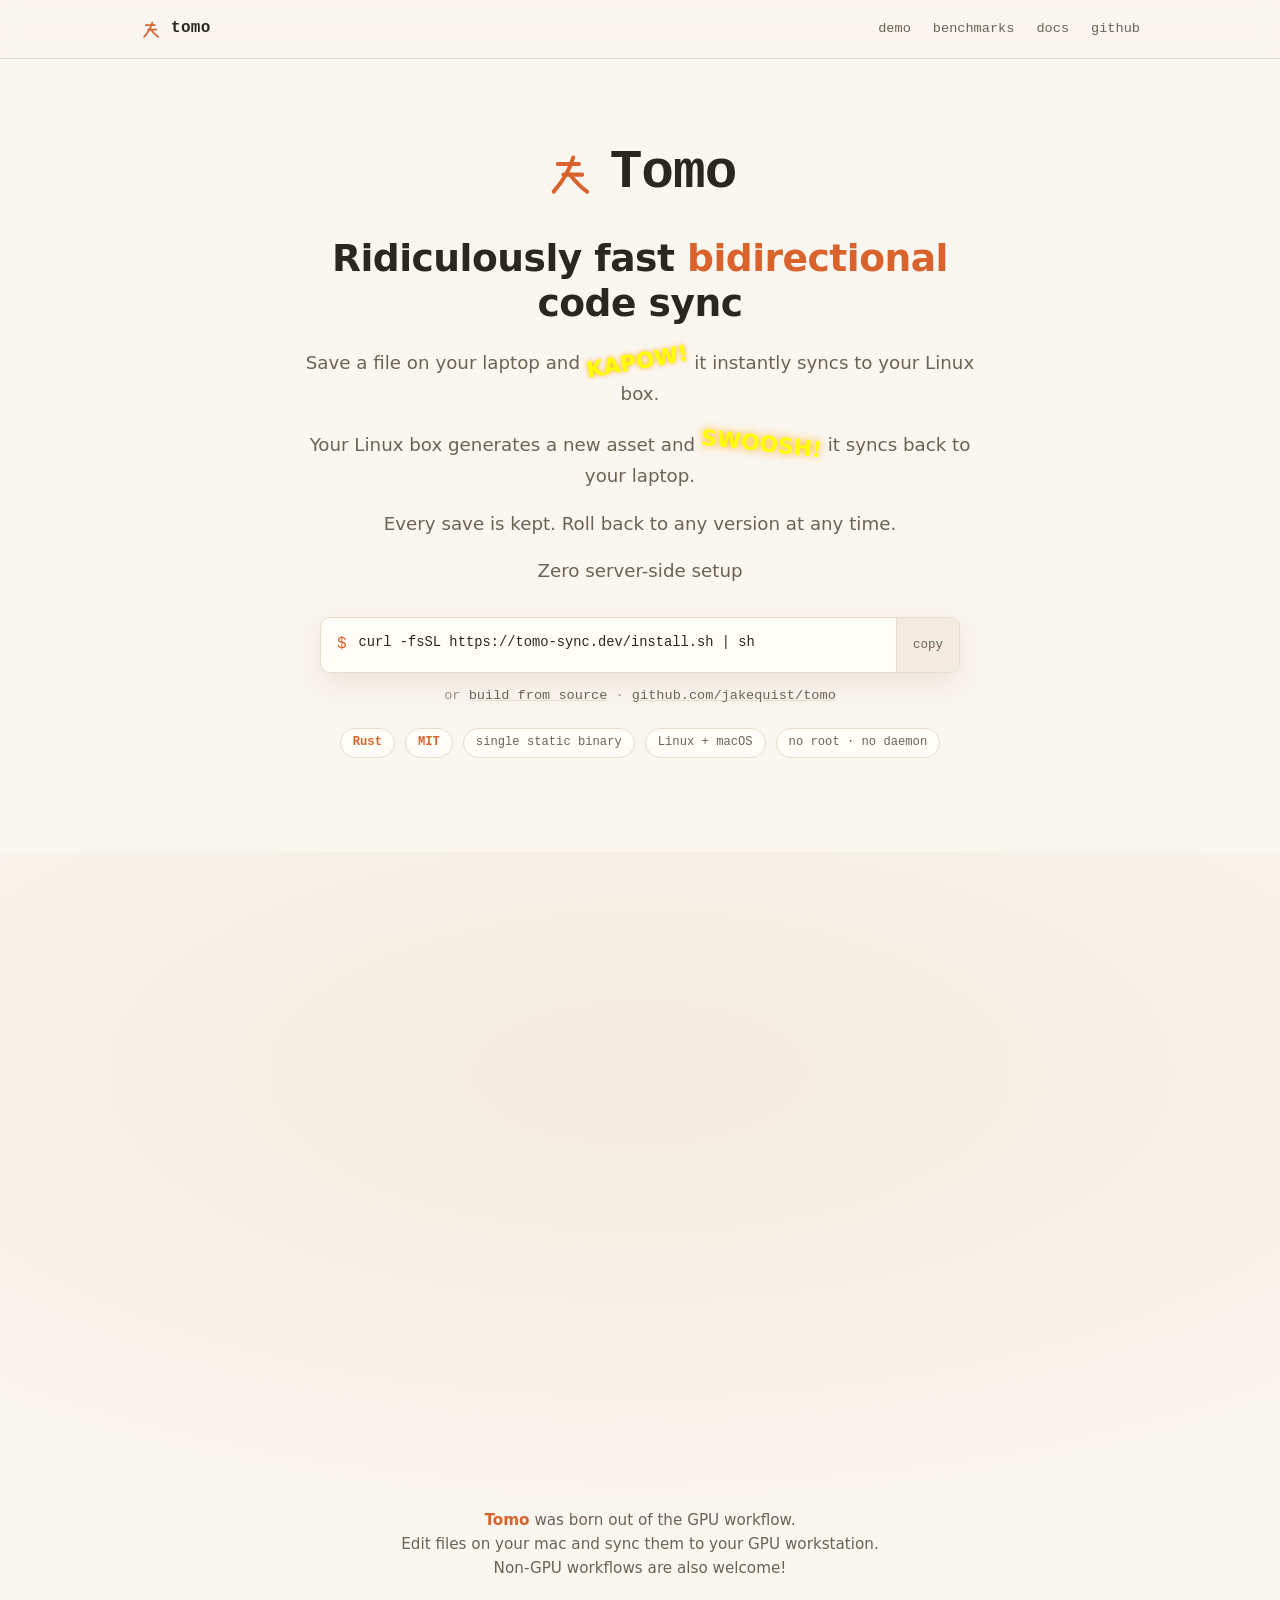
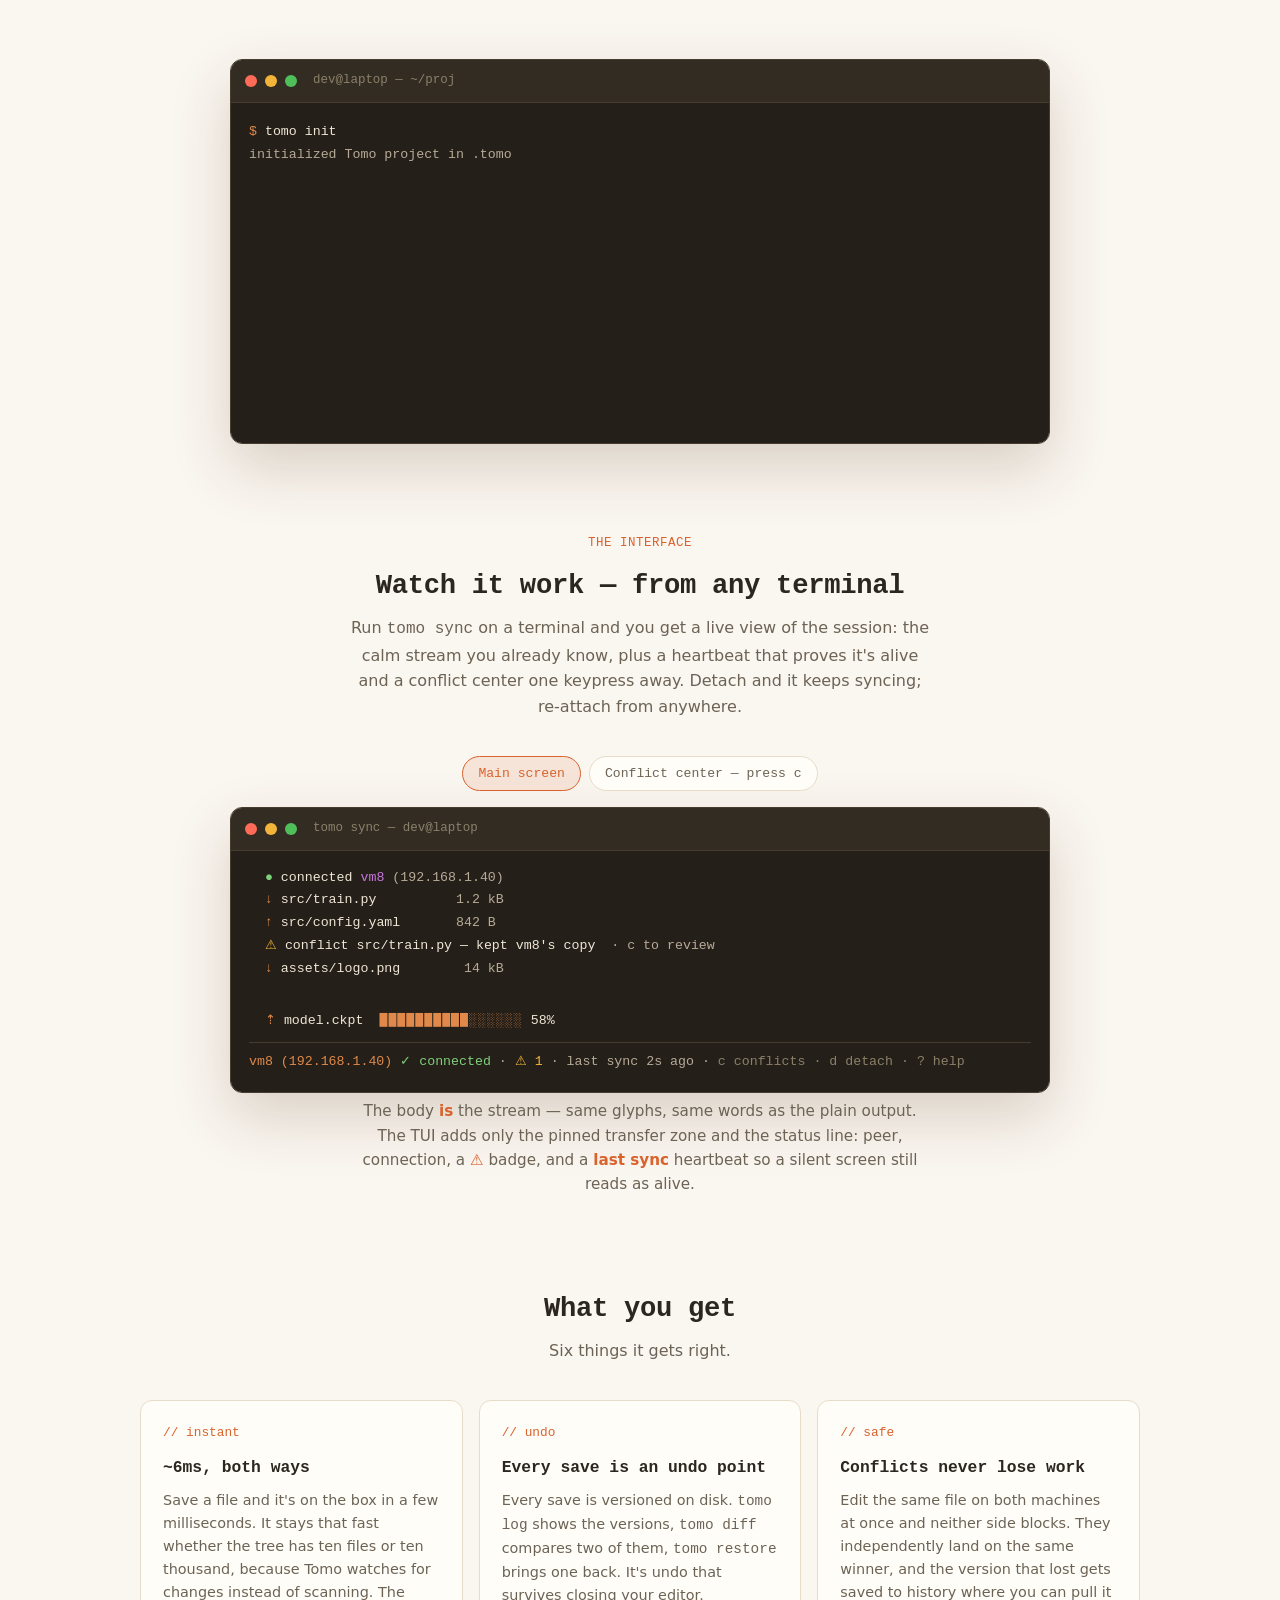
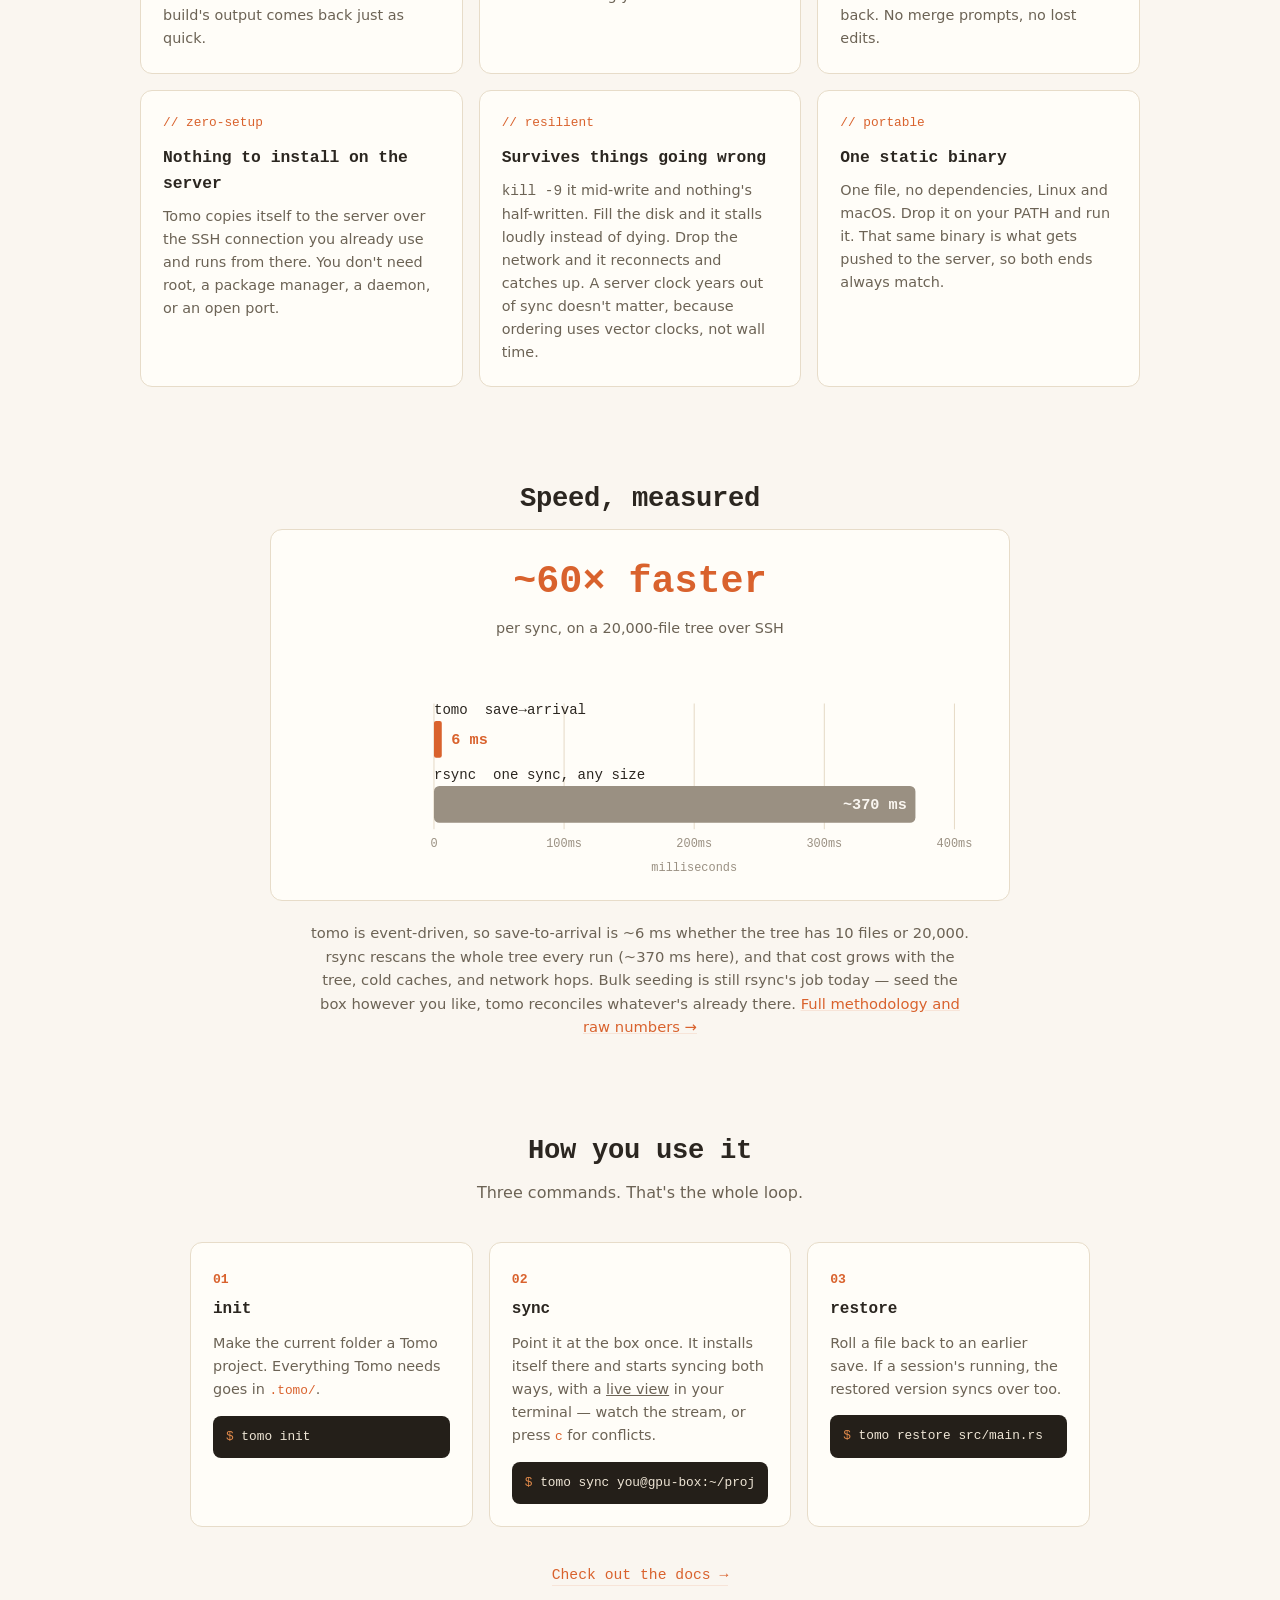
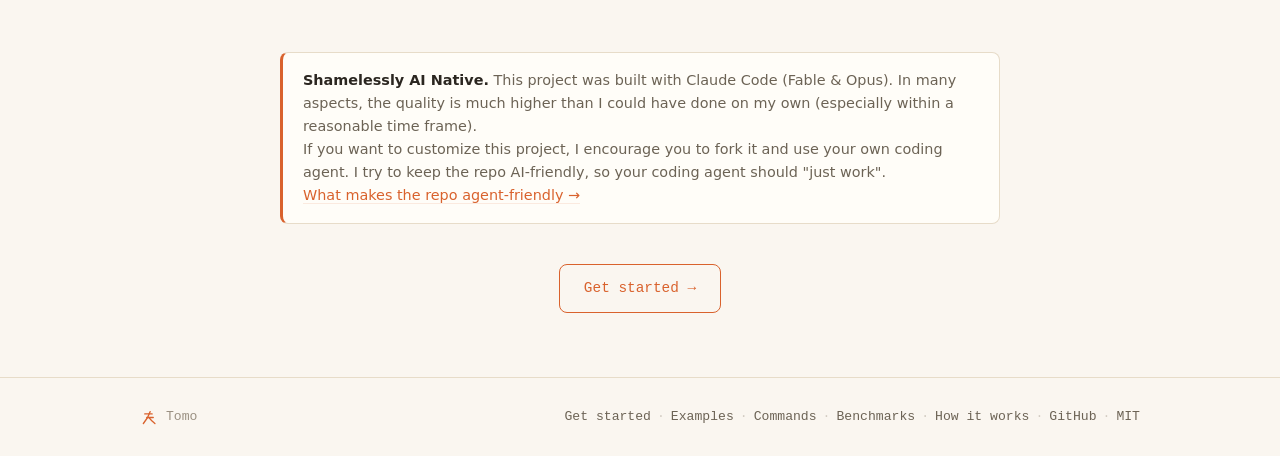
<file: site/index.html>
<!doctype html>
<html lang="en">
<head>
<meta charset="utf-8">
<meta name="viewport" content="width=device-width, initial-scale=1">
<title>Tomo — real-time two-way sync with history</title>
<meta name="description" content="Tomo: ridiculously fast bidirectional code sync over SSH. Save on your laptop, it's on your Linux box in about 6ms. Full file history, conflicts that never block, one static binary for Linux and macOS.">
<link rel="icon" href="data:image/svg+xml,%3Csvg%20xmlns='http://www.w3.org/2000/svg'%20viewBox='0%200%2064%2064'%3E%3Crect%20width='64'%20height='64'%20rx='14'%20fill='%23faf6f0'/%3E%3Cg%20fill='none'%20stroke='%23d9622d'%20stroke-width='5'%20stroke-linecap='round'%20stroke-linejoin='round'%3E%3Cpath%20d='M17%2021H43'/%3E%3Cpath%20d='M36%2013Q30%2034%2012%2055'/%3E%3Cpath%20d='M24%2034H47'/%3E%3Cpath%20d='M32%2034Q42%2047%2053%2055'/%3E%3C/g%3E%3C/svg%3E">
<style>
  :root{
    /* Warm light illustrated identity — palette drawn from the artwork:
       cream islands, the coral/amber stream, its blue glint, foliage green. */
    --bg:#faf6f0;
    --bg-soft:#f3ebdd;
    --panel:#fffdf8;
    --line:#e7dcc9;
    --fg:#2b2620;
    --fg-dim:#6c6355;
    --fg-faint:#9a9082;
    --accent:#d9622d;
    --accent-2:#e0894a;
    --accent-soft:rgba(217,98,45,.12);
    --blue:#3b6fd1;
    --green:#4f8a3d;
    /* warm dark terminal, of-a-piece with the cream chrome */
    --term-bg:#241f19;
    --term-bar:#332c23;
    --term-line:#463c2f;
    --term-fg:#efe6d6;
    --term-dim:#b7ab97;
    --term-faint:#8b8069;
    --mono:ui-monospace,"SF Mono","JetBrains Mono","Cascadia Code",Menlo,Consolas,"Liberation Mono",monospace;
    --sans:system-ui,-apple-system,"Segoe UI",Roboto,Helvetica,Arial,sans-serif;
  }
  @media (prefers-color-scheme: dark){
    :root{
      --bg:#17140f;--bg-soft:#1f1a13;--panel:#211c15;--line:#352c20;
      --fg:#efe7d8;--fg-dim:#b3a894;--fg-faint:#847a68;
      --accent:#f0894f;--accent-2:#e8a061;--accent-soft:rgba(240,137,79,.16);
      --blue:#7aa2f7;--green:#8ac06f;
      --term-bg:#100d09;--term-bar:#1c1811;--term-line:#2e2619;
      --term-fg:#efe6d6;--term-dim:#b7ab97;--term-faint:#7d735f;
    }
  }
  *{box-sizing:border-box}
  html{scroll-behavior:smooth}
  body{
    margin:0;background:var(--bg);color:var(--fg);
    font-family:var(--sans);line-height:1.6;
    -webkit-font-smoothing:antialiased;
    overflow-x:hidden;
  }
  a{color:inherit}
  .wrap{max-width:1040px;margin:0 auto;padding:0 20px}
  .mono{font-family:var(--mono)}
  code,kbd{font-family:var(--mono)}

  /* the 友 mark — hand-drawn strokes, renders identically with no CJK font */
  .mark{display:inline-block;vertical-align:middle;color:var(--accent);flex:0 0 auto}

  .accent {color:var(--accent); font-weight: 700}

  /* nav */
  nav{border-bottom:1px solid var(--line);position:sticky;top:0;background:color-mix(in srgb,var(--bg) 90%,transparent);backdrop-filter:blur(8px);z-index:20}
  nav .wrap{display:flex;align-items:center;justify-content:space-between;height:58px}
  .brand{display:flex;align-items:center;gap:9px;font-family:var(--mono);font-weight:600;letter-spacing:.3px;text-decoration:none}
  .nav-links{display:flex;gap:22px;font-family:var(--mono);font-size:.85rem}
  .nav-links a{color:var(--fg-dim);text-decoration:none}
  .nav-links a:hover{color:var(--accent)}
  @media(max-width:620px){.nav-links{gap:16px;font-size:.8rem}.nav-links .hide-sm{display:none}}

  /* hero — one cohesive unit: mark, name, headline, subhead, install, badges */
  .hero{padding:70px 0 30px;text-align:center}
  .hero .brand-lockup{display:flex;align-items:center;justify-content:center;gap:14px;margin-bottom:20px}
  .hero .brand-lockup h1{font-family:var(--mono);font-size:clamp(2.4rem,7vw,3.4rem);margin:0;letter-spacing:-1px;font-weight:700}
  .headline{font-size:clamp(1.5rem,4.2vw,2.35rem);line-height:1.2;max-width:720px;margin:0 auto;letter-spacing:-.5px;font-weight:700}
  .headline b{color:var(--accent);font-weight:700}
  .sub{color:var(--fg-dim);font-size:clamp(1rem,2.2vw,1.14rem);max-width:690px;margin:18px auto 0}

  /* install box */
  .install{margin:32px auto 0;max-width:640px}
  .cmd-row{display:flex;align-items:stretch;background:var(--panel);border:1px solid var(--line);border-radius:10px;overflow:hidden;text-align:left;box-shadow:0 10px 30px rgba(120,80,40,.10)}
  .cmd-row .prompt{color:var(--accent);padding:14px 4px 14px 16px;font-family:var(--mono);user-select:none}
  .cmd-row code{flex:1;padding:14px 8px;font-size:.86rem;color:var(--fg);overflow-x:auto;white-space:nowrap;display:block;scrollbar-width:none}
  .cmd-row code::-webkit-scrollbar{display:none}
  .copy-btn{border:0;border-left:1px solid var(--line);background:var(--bg-soft);color:var(--fg-dim);font-family:var(--mono);font-size:.78rem;padding:0 16px;cursor:pointer;transition:color .15s,background .15s}
  .copy-btn:hover{color:var(--accent);background:var(--accent-soft)}
  .copy-btn.done{color:var(--green)}
  .install .alt{margin-top:12px;font-size:.85rem;color:var(--fg-faint);font-family:var(--mono)}
  .install .alt a{color:var(--fg-dim);text-decoration:underline;text-decoration-color:var(--line)}
  .install .alt a:hover{color:var(--accent)}

  .badges{display:flex;gap:10px;justify-content:center;flex-wrap:wrap;margin-top:22px;font-family:var(--mono);font-size:.76rem}
  .badges span{border:1px solid var(--line);border-radius:999px;padding:4px 12px;color:var(--fg-dim);background:var(--panel)}
  .badges span b{color:var(--accent);font-weight:600}

  /* full-bleed illustration — the emotional beat */
  .art{margin:64px 0 0;padding:20px 0 8px;background:radial-gradient(120% 90% at 50% 30%,var(--bg-soft) 0%,var(--bg) 70%)}
  .art img{display:block;width:min(100%,1120px);height:auto;margin:0 auto}
  .art-caption{text-align:center;color:var(--fg-dim);font-size:.95rem;max-width:600px;margin:6px auto 0;padding:0 20px}
  .art-caption b{color:var(--accent);font-weight:600}
  @media(max-width:620px){.art{margin-top:44px}.art img{width:calc(100vw - 24px)}}

  /* terminal demo */
  .demo{padding:70px 0 20px}
  .section-eyebrow{font-family:var(--mono);font-size:.78rem;color:var(--accent);text-align:center;letter-spacing:.5px;text-transform:uppercase;margin:0 0 10px}
  .terminal{max-width:820px;margin:0 auto;border-radius:12px;overflow:hidden;box-shadow:0 24px 60px rgba(90,60,30,.20);border:1px solid var(--term-line)}
  .term-bar{display:flex;align-items:center;gap:8px;padding:11px 14px;background:var(--term-bar);border-bottom:1px solid var(--term-line)}
  .dot{width:12px;height:12px;border-radius:50%}
  .dot.r{background:#ff6b57}.dot.y{background:#f2b53a}.dot.g{background:#4fbf5a}
  .term-title{margin-left:8px;font-family:var(--mono);font-size:.78rem;color:var(--term-faint)}
  .term-body{background:var(--term-bg);color:var(--term-fg);padding:18px 18px 22px;font-family:var(--mono);font-size:.83rem;line-height:1.72;min-height:340px;white-space:pre-wrap;word-break:break-word}
  @media(max-width:520px){.term-body{font-size:.74rem;min-height:320px}}
  .term-body .l{display:block}
  .term-body .p{color:var(--accent-2)}
  .term-body .cmd{color:var(--term-fg)}
  .term-body .out{color:var(--term-dim)}
  .term-body .ok{color:#7fd07a}
  .term-body .info{color:#7aa2f7}
  .term-body .hdr{color:var(--term-faint)}
  .cursor{display:inline-block;width:8px;height:1.05em;background:var(--accent-2);vertical-align:-2px;animation:blink 1s steps(1) infinite}
  @keyframes blink{50%{opacity:0}}

  /* sections */
  section h2{font-family:var(--mono);font-size:clamp(1.4rem,3.6vw,1.7rem);text-align:center;margin:0 0 8px;letter-spacing:-.3px}
  section .lead{text-align:center;color:var(--fg-dim);max-width:580px;margin:0 auto 36px}
  .features{padding:70px 0 20px}
  .grid{display:grid;grid-template-columns:repeat(3,1fr);gap:16px}
  @media(max-width:820px){.grid{grid-template-columns:repeat(2,1fr)}}
  @media(max-width:520px){.grid{grid-template-columns:1fr}}
  .card{background:var(--panel);border:1px solid var(--line);border-radius:12px;padding:22px;transition:border-color .18s,transform .18s,box-shadow .18s}
  .card:hover{border-color:var(--accent);transform:translateY(-3px);box-shadow:0 12px 26px rgba(120,80,40,.10)}
  .card .ic{font-family:var(--mono);color:var(--accent);font-size:.8rem;margin-bottom:12px;display:block}
  .card h3{font-family:var(--mono);font-size:1.02rem;margin:0 0 8px}
  .card p{margin:0;color:var(--fg-dim);font-size:.9rem}

  /* how you use it */
  .how{padding:70px 0 20px}
  .steps{display:grid;grid-template-columns:repeat(3,1fr);gap:16px;max-width:900px;margin:0 auto}
  @media(max-width:720px){.steps{grid-template-columns:1fr}}
  .step{background:var(--panel);border:1px solid var(--line);border-radius:12px;padding:22px}
  .step .num{font-family:var(--mono);color:var(--accent);font-size:.82rem;font-weight:600}
  .step h3{font-family:var(--mono);font-size:1rem;margin:6px 0 10px}
  .step p{margin:0 0 14px;color:var(--fg-dim);font-size:.9rem}
  .step code{display:block;background:var(--term-bg);color:var(--term-fg);border-radius:8px;padding:11px 13px;font-size:.8rem;overflow-x:auto;white-space:nowrap;scrollbar-width:none}
  .step code::-webkit-scrollbar{display:none}
  .step code .p{color:var(--accent-2);user-select:none}
  .teaser{text-align:center;margin:34px auto 0}
  .teaser a{font-family:var(--mono);font-size:.92rem;color:var(--accent);text-decoration:none;border-bottom:1px solid var(--accent-soft);padding-bottom:2px}
  .teaser a:hover{border-bottom-color:var(--accent)}

  /* benchmarks strip */
  .bench{padding:70px 0 20px}
  .bench .chart-wrap{max-width:740px;margin:0 auto;background:var(--panel);border:1px solid var(--line);border-radius:12px;padding:22px 22px 14px;overflow-x:auto}
  .bench svg{display:block;width:100%;height:auto;min-width:520px}
  .bench .headnum{text-align:center;margin:0 auto 18px;font-family:var(--mono)}
  .bench .headnum .x{font-size:clamp(1.6rem,4.5vw,2.4rem);font-weight:700;color:var(--accent)}
  .bench .headnum .cap{display:block;color:var(--fg-dim);font-size:.9rem;margin-top:4px;font-family:var(--sans)}
  .bench .bench-note{max-width:660px;margin:20px auto 0;color:var(--fg-dim);font-size:.92rem;text-align:center}
  .bench .bench-note a{color:var(--accent);text-decoration:underline;text-decoration-color:var(--accent-soft)}
  .bench .bench-note a:hover{text-decoration-color:var(--accent)}

  /* honesty */
  .honesty{max-width:720px;margin:64px auto 0;border:1px solid var(--line);border-left:3px solid var(--accent);border-radius:8px;padding:16px 20px;background:var(--panel);font-size:.9rem;color:var(--fg-dim)}
  .honesty b{color:var(--fg)}

  /* credibility */
  .cred{text-align:center;padding:46px 0 10px;font-family:var(--mono);font-size:.82rem;color:var(--fg-faint)}
  .cred b{color:var(--accent);font-weight:600}
  .cred .sep{opacity:.4;margin:0 8px}

  /* cta */
  .cta{text-align:center;padding:20px 0 64px}
  .cta a.btn{display:inline-block;font-family:var(--mono);font-size:.9rem;text-decoration:none;padding:12px 24px;border-radius:8px;border:1px solid var(--accent);color:var(--accent);transition:background .16s,color .16s}
  .cta a.btn:hover{background:var(--accent);color:#fff}

  /* footer */
  footer{border-top:1px solid var(--line);padding:28px 0;font-family:var(--mono);font-size:.82rem;color:var(--fg-faint)}
  footer .wrap{display:flex;align-items:center;justify-content:space-between;flex-wrap:wrap;gap:14px}
  footer a{color:var(--fg-dim);text-decoration:none}
  footer a:hover{color:var(--accent)}
  footer .foot-brand{display:flex;align-items:center;gap:8px}
  footer .foot-links{display:flex;gap:6px;flex-wrap:wrap;align-items:center}
  footer .sep{opacity:.4}

  /* ---- the interface: hand-rolled TUI mock ---- */
  .iface{padding:70px 0 20px}
  .tui-tabs{max-width:820px;margin:0 auto}
  .tui-tabs>input{position:absolute;opacity:0;pointer-events:none}
  .tui-tablabels{display:flex;gap:8px;justify-content:center;margin:0 0 16px;flex-wrap:wrap}
  .tui-tablabels label{font-family:var(--mono);font-size:.82rem;color:var(--fg-dim);
    border:1px solid var(--line);border-radius:999px;padding:6px 15px;cursor:pointer;
    background:var(--panel);transition:color .15s,border-color .15s,background .15s;user-select:none}
  .tui-tablabels label:hover{color:var(--accent);border-color:var(--accent)}
  #tui-main:checked~.tui-tablabels label[for="tui-main"],
  #tui-conf:checked~.tui-tablabels label[for="tui-conf"]{color:var(--accent);border-color:var(--accent);background:var(--accent-soft)}
  .tui-panel{display:none}
  #tui-main:checked~.tui-panels .tui-p-main{display:block}
  #tui-conf:checked~.tui-panels .tui-p-conf{display:block}
  .tui-scroll{overflow-x:auto;background:var(--term-bg);scrollbar-width:thin}
  .tui-screen{font-family:var(--mono);font-size:.83rem;line-height:1.72;color:var(--term-fg);
    padding:16px 18px 18px;min-width:560px}
  @media(max-width:520px){.tui-screen{font-size:.76rem;min-width:520px}}
  .tui-screen .l{display:block;white-space:pre}
  .tui-acc{color:var(--accent-2)}
  .tui-warn{color:#f2b53a}
  .tui-grn{color:#7fd07a}
  .tui-dim{color:var(--term-dim)}
  .tui-faint{color:var(--term-faint)}
  .tui-you{color:#7aa2f7}
  .tui-peer{color:#c678dd}
  .tui-add{color:#7fd07a}
  .tui-del{color:#e8795f}
  .tui-hunk{color:#7aa2f7}
  .tui-bar{color:var(--accent-2);letter-spacing:1px}
  .tui-nudge{color:var(--term-faint)}
  .tui-transfer{margin-top:6px}
  .tui-statusline{margin-top:10px;padding-top:8px;border-top:1px solid var(--term-line)}
  /* conflict center box */
  .tui-cc{border:1px solid var(--term-line);border-radius:8px;margin-top:2px}
  .tui-cc-title{border-bottom:1px solid var(--term-line);padding:7px 12px;color:var(--term-faint)}
  .tui-cc-title b{color:var(--term-fg);font-weight:600}
  .tui-cc-panes{display:flex}
  .tui-cc-list{flex:0 0 44%;border-right:1px solid var(--term-line);padding:10px 12px}
  .tui-cc-diff{flex:1 1 56%;padding:10px 12px}
  .tui-cc-panehdr{color:var(--term-faint);font-size:.74rem;letter-spacing:.5px;margin-bottom:6px}
  .tui-cc-foot{border-top:1px solid var(--term-line);padding:7px 12px}
  .tui-sel{color:var(--accent-2);font-weight:600}
  .tui-cc .l,.tui-cc-foot .l{display:block;white-space:pre}

  @media(max-width:620px){.hero{padding:44px 0 24px}}
  @media (prefers-reduced-motion: reduce){
    html{scroll-behavior:auto}
    .cursor{animation:none}
    .card{transition:none}
  }
</style>
</head>
<body>

<nav>
  <div class="wrap">
    <a class="brand" href="/">
      <svg class="mark" width="22" height="22" viewBox="0 0 64 64" role="img" aria-label="tomo mark" fill="none" stroke="currentColor" stroke-width="5" stroke-linecap="round" stroke-linejoin="round"><path d="M17 21H43"/><path d="M36 13Q30 34 12 55"/><path d="M24 34H47"/><path d="M32 34Q42 47 53 55"/></svg>
      <span>tomo</span>
    </a>
    <div class="nav-links">
      <a href="#demo" class="hide-sm">demo</a>
      <a href="#benchmarks">benchmarks</a>
      <a href="docs/index.html">docs</a>
      <a href="https://github.com/jakequist/tomo">github</a>
    </div>
  </div>
</nav>

<header class="hero">
  <div class="wrap">
    <div class="brand-lockup">
      <svg class="mark" width="52" height="52" viewBox="0 0 64 64" role="img" aria-label="tomo mark" fill="none" stroke="currentColor" stroke-width="5" stroke-linecap="round" stroke-linejoin="round"><path d="M17 21H43"/><path d="M36 13Q30 34 12 55"/><path d="M24 34H47"/><path d="M32 34Q42 47 53 55"/></svg>
      <h1>Tomo</h1>
    </div>
    <p class="headline">Ridiculously fast <b>bidirectional</b> code sync</p>
    <p class="sub">Save a file on your laptop and <b style="color:yellow; display: inline-block; font-size: 120%; transform: rotate(-10deg); text-shadow: 0px 0px 5px #fa0">KAPOW!</b> it instantly syncs to your Linux box. </p>
    <p class="sub">Your Linux box generates a new asset and <b style="color:yellow; display: inline-block; font-size: 120%; transform: rotate(6deg); text-shadow: 0px 0px 8px #fa0">SWOOSH!</b> it syncs back to your laptop. </p>
    <p class="sub">Every save is kept.  Roll back to any version at any time.</p>
    <p class="sub">Zero server-side setup</p>


    <div class="install">
      <div class="cmd-row">
        <span class="prompt mono">$</span>
        <code id="install-cmd">curl -fsSL https://tomo-sync.dev/install.sh | sh</code>
        <button class="copy-btn" id="copy-btn" aria-label="Copy install command">copy</button>
      </div>
      <p class="alt">or <a href="docs/index.html">build from source</a> · <a href="https://github.com/jakequist/tomo">github.com/jakequist/tomo</a></p>
    </div>

    <div class="badges">
      <span><b>Rust</b></span>
      <span><b>MIT</b></span>
      <span>single static binary</span>
      <span>Linux + macOS</span>
      <span>no root · no daemon</span>
    </div>
  </div>
</header>

<section class="art" aria-labelledby="art-caption">
  <picture>
    <source srcset="assets/bliss-sm.png" media="(max-width: 700px)">
    <img src="assets/bliss.png" width="1672" height="941" alt="A developer at a cozy floating-island desk with a laptop, a sleeping cat and flowers, joined by a glowing stream to a floating GPU tower running Linux" decoding="async" fetchpriority="high">
  </picture>
  <p class="art-caption" id="art-caption"><span class="accent">Tomo</span> was born out of the GPU workflow.<br/>Edit files on your mac and sync them to your GPU workstation.<br/>Non-GPU workflows are also welcome!</p>
</section>

<section class="demo" id="demo">
  <div class="wrap">
    <div class="terminal">
      <div class="term-bar">
        <span class="dot r"></span><span class="dot y"></span><span class="dot g"></span>
        <span class="term-title">dev@laptop — ~/proj</span>
      </div>
      <div class="term-body" id="term" aria-label="Animated terminal demonstration of a Tomo session"></div>
    </div>
  </div>
</section>

<section class="iface" id="interface">
  <div class="wrap">
    <p class="section-eyebrow">the interface</p>
    <h2>Watch it work — from any terminal</h2>
    <p class="lead">Run <code>tomo sync</code> on a terminal and you get a live view of the session: the calm stream you already know, plus a heartbeat that proves it's alive and a conflict center one keypress away. Detach and it keeps syncing; re-attach from anywhere.</p>

    <div class="tui-tabs">
      <input type="radio" name="tuiframe" id="tui-main" checked aria-hidden="true">
      <input type="radio" name="tuiframe" id="tui-conf" aria-hidden="true">
      <div class="tui-tablabels">
        <label for="tui-main">Main screen</label>
        <label for="tui-conf">Conflict center — press <kbd>c</kbd></label>
      </div>
      <div class="tui-panels">

        <!-- main screen -->
        <div class="tui-panel tui-p-main">
          <div class="terminal">
            <div class="term-bar">
              <span class="dot r">&#8203;</span><span class="dot y">&#8203;</span><span class="dot g">&#8203;</span>
              <span class="term-title">tomo sync — dev@laptop</span>
            </div>
            <div class="tui-scroll">
              <div class="tui-screen" aria-label="Mock of the Tomo TUI main screen: an event stream, a pinned transfer, and a one-line status bar with a heartbeat">
<span class="l"><span class="tui-grn">  ●</span> connected <span class="tui-peer">vm8</span> <span class="tui-dim">(192.168.1.40)</span></span>
<span class="l"><span class="tui-acc">  ↓</span> src/train.py          <span class="tui-dim">1.2 kB</span></span>
<span class="l"><span class="tui-acc">  ↑</span> src/config.yaml       <span class="tui-dim">842 B</span></span>
<span class="l"><span class="tui-warn">  ⚠</span> conflict src/train.py — kept vm8's copy<span class="tui-dim">  · c to review</span></span>
<span class="l"><span class="tui-acc">  ↓</span> assets/logo.png        <span class="tui-dim">14 kB</span></span>
<span class="l">&#8203;</span>
<span class="l tui-transfer"><span class="tui-acc">  ⇡</span> model.ckpt  <span class="tui-bar">██████████░░░░░░</span> 58%</span>
<span class="l tui-statusline"><span class="tui-acc">vm8 (192.168.1.40)</span> <span class="tui-grn">✓ connected</span> <span class="tui-dim">·</span> <span class="tui-warn">⚠ 1</span> <span class="tui-dim">· last sync 2s ago ·</span> <span class="tui-faint">c conflicts · d detach · ? help</span></span>
              </div>
            </div>
          </div>
          <p class="art-caption">The body <b>is</b> the stream — same glyphs, same words as the plain output. The TUI adds only the pinned transfer zone and the status line: peer, connection, a <b>⚠</b> badge, and a <b>last sync</b> heartbeat so a silent screen still reads as alive.</p>
        </div>

        <!-- conflict center -->
        <div class="tui-panel tui-p-conf">
          <div class="terminal">
            <div class="term-bar">
              <span class="dot r">&#8203;</span><span class="dot y">&#8203;</span><span class="dot g">&#8203;</span>
              <span class="term-title">tomo sync — conflict center</span>
            </div>
            <div class="tui-scroll">
              <div class="tui-screen" style="min-width:600px" aria-label="Mock of the Tomo conflict center: a list of conflicts on the left, a winner-versus-loser diff on the right, and single-key verdicts with the CLI equivalent along the bottom">
                <div class="tui-cc">
                  <div class="tui-cc-title">tomo ── <b class="tui-peer">vm8</b> ── connected ── <span class="tui-warn">⚠ 3</span></div>
                  <div class="tui-cc-panes">
                    <div class="tui-cc-list">
                      <div class="tui-cc-panehdr">CONFLICTS</div>
<span class="l"><span class="tui-sel">&gt; src/train.py</span>     <span class="tui-dim">2m ago</span>  <span class="tui-warn">⚠</span></span>
<span class="l tui-dim">      kept: vm8's copy</span>
<span class="l">  src/config.yaml  <span class="tui-dim">2m ago</span>  <span class="tui-warn">⚠</span></span>
<span class="l tui-dim">      kept: vm8's copy</span>
<span class="l"><span class="tui-acc">  adoption from vm8 (12 files) ▸</span></span>
                    </div>
                    <div class="tui-cc-diff">
<span class="l"><span class="tui-sel">src/train.py</span></span>
<span class="l">on disk now — <span class="tui-peer">vm8</span><span class="tui-dim">, 2s ago</span></span>
<span class="l">in history  — <span class="tui-you">you</span><span class="tui-dim">, 5s ago</span></span>
<span class="l tui-dim">──────────────────────────</span>
<span class="l tui-hunk">@@ -18,7 +18,9 @@</span>
<span class="l tui-del">-    lr = 3e-4</span>
<span class="l tui-add">+    lr = 1e-4</span>
<span class="l tui-add">+    warmup = 500</span>
                    </div>
                  </div>
                  <div class="tui-cc-foot">
<span class="l tui-dim">enter keep · t take yours · b keep both · space skip · a ack all · u undo · ? help</span>
<span class="l"><span class="tui-acc">= tomo conflicts resolve 7 --keep-current</span></span>
                  </div>
                </div>
              </div>
            </div>
          </div>
          <p class="art-caption">A conflict never blocks — the tree already converged and the loser is safe in history — so this is a <b>review</b>, not a merge prompt. Framed as <b>on disk now</b> vs <b>in history</b>, one keypress per verdict, and <b>u</b> undoes any of them. The bottom line always shows the exact CLI command, so the TUI teaches its own scriptable twin.</p>
        </div>

      </div>
    </div>
  </div>
</section>

<section class="features" id="features">
  <div class="wrap">
    <h2>What you get</h2>
    <p class="lead">Six things it gets right.</p>
    <div class="grid">
      <div class="card">
        <span class="ic">// instant</span>
        <h3>~6ms, both ways</h3>
        <p>Save a file and it's on the box in a few milliseconds. It stays that fast whether the tree has ten files or ten thousand, because Tomo watches for changes instead of scanning. The build's output comes back just as quick.</p>
      </div>
      <div class="card">
        <span class="ic">// undo</span>
        <h3>Every save is an undo point</h3>
        <p>Every save is versioned on disk. <code>tomo log</code> shows the versions, <code>tomo diff</code> compares two of them, <code>tomo restore</code> brings one back. It's undo that survives closing your editor.</p>
      </div>
      <div class="card">
        <span class="ic">// safe</span>
        <h3>Conflicts never lose work</h3>
        <p>Edit the same file on both machines at once and neither side blocks. They independently land on the same winner, and the version that lost gets saved to history where you can pull it back. No merge prompts, no lost edits.</p>
      </div>
      <div class="card">
        <span class="ic">// zero-setup</span>
        <h3>Nothing to install on the server</h3>
        <p>Tomo copies itself to the server over the SSH connection you already use and runs from there. You don't need root, a package manager, a daemon, or an open port.</p>
      </div>
      <div class="card">
        <span class="ic">// resilient</span>
        <h3>Survives things going wrong</h3>
        <p><code>kill -9</code> it mid-write and nothing's half-written. Fill the disk and it stalls loudly instead of dying. Drop the network and it reconnects and catches up. A server clock years out of sync doesn't matter, because ordering uses vector clocks, not wall time.</p>
      </div>
      <div class="card">
        <span class="ic">// portable</span>
        <h3>One static binary</h3>
        <p>One file, no dependencies, Linux and macOS. Drop it on your PATH and run it. That same binary is what gets pushed to the server, so both ends always match.</p>
      </div>
    </div>
  </div>
</section>

<section class="bench" id="benchmarks">
  <div class="wrap">
    <h2>Speed, measured</h2>
    <div class="chart-wrap">
      <div class="headnum"><span class="x">~60&times; faster</span><span class="cap">per sync, on a 20,000-file tree over SSH</span></div>
      <svg viewBox="0 0 640 210" role="img" aria-label="Bar chart on a linear scale: tomo save-to-arrival is about 6 milliseconds — a sliver — while rsync is about 370 milliseconds per sync.">
        <!-- gridlines: linear 0-400ms, 1.2px per ms -->
        <g style="stroke:var(--line);stroke-width:1">
          <line x1="130" y1="42" x2="130" y2="158"/>
          <line x1="250" y1="42" x2="250" y2="158"/>
          <line x1="370" y1="42" x2="370" y2="158"/>
          <line x1="490" y1="42" x2="490" y2="158"/>
          <line x1="610" y1="42" x2="610" y2="158"/>
        </g>
        <!-- tomo bar: 6ms = 7.2px, deliberately a sliver -->
        <text x="130" y="52" style="fill:var(--fg);font-family:var(--mono);font-size:13px">tomo &nbsp;save&#8594;arrival</text>
        <rect x="130" y="58" width="7.2" height="34" rx="2" style="fill:var(--accent)"/>
        <text x="146" y="79" style="fill:var(--accent);font-family:var(--mono);font-size:14px;font-weight:700">6 ms</text>
        <!-- rsync bar: ~370ms = 444px -->
        <text x="130" y="112" style="fill:var(--fg);font-family:var(--mono);font-size:13px">rsync &nbsp;one sync, any size</text>
        <rect x="130" y="118" width="444" height="34" rx="5" style="fill:var(--fg-faint)"/>
        <text x="566" y="139" text-anchor="end" style="fill:var(--bg);font-family:var(--mono);font-size:14px;font-weight:700">~370 ms</text>
        <!-- tick labels -->
        <g style="fill:var(--fg-faint);font-family:var(--mono);font-size:11px" text-anchor="middle">
          <text x="130" y="174">0</text>
          <text x="250" y="174">100ms</text>
          <text x="370" y="174">200ms</text>
          <text x="490" y="174">300ms</text>
          <text x="610" y="174">400ms</text>
        </g>
        <text x="370" y="196" text-anchor="middle" style="fill:var(--fg-faint);font-family:var(--mono);font-size:11px">milliseconds</text>
      </svg>
    </div>
    <p class="bench-note">tomo is event-driven, so save-to-arrival is ~6&nbsp;ms whether the tree has 10 files or 20,000. rsync rescans the whole tree every run (~370&nbsp;ms here), and that cost grows with the tree, cold caches, and network hops. Bulk seeding is still rsync's job today &mdash; seed the box however you like, tomo reconciles whatever's already there. <a href="docs/benchmarks.html">Full methodology and raw numbers &#8594;</a></p>
  </div>
</section>

<section class="how" id="how">
  <div class="wrap">
    <h2>How you use it</h2>
    <p class="lead">Three commands. That's the whole loop.</p>
    <div class="steps">
      <div class="step">
        <span class="num">01</span>
        <h3>init</h3>
        <p>Make the current folder a Tomo project. Everything Tomo needs goes in <code style="display:inline;background:none;padding:0;color:var(--accent)">.tomo/</code>.</p>
        <code><span class="p">$ </span>tomo init</code>
      </div>
      <div class="step">
        <span class="num">02</span>
        <h3>sync</h3>
        <p>Point it at the box once. It installs itself there and starts syncing both ways, with a <a href="#interface">live view</a> in your terminal — watch the stream, or press <code style="display:inline;background:none;padding:0;color:var(--accent)">c</code> for conflicts.</p>
        <code><span class="p">$ </span>tomo sync you@gpu-box:~/proj</code>
      </div>
      <div class="step">
        <span class="num">03</span>
        <h3>restore</h3>
        <p>Roll a file back to an earlier save. If a session's running, the restored version syncs over too.</p>
        <code><span class="p">$ </span>tomo restore src/main.rs</code>
      </div>
    </div>
    <p class="teaser"><a href="docs/">Check out the docs →</a></p>

    <div class="honesty">
      <b>Shamelessly AI Native.</b>
      This project was built with Claude Code (Fable &amp; Opus).  In many aspects, the quality is much higher than I could have done on my own (especially within a reasonable time frame).
      <br/>
      If you want to customize this project, I encourage you to fork it and use your own coding agent.
      I try to keep the repo AI-friendly, so your coding agent should "just work".
      <br/>
      <a href="docs/compared.html#ai-native" style="color:var(--accent);text-decoration:none;border-bottom:1px solid var(--accent-soft)">What makes the repo agent-friendly →</a>
    </div>
  </div>
</section>

<div class="cta">
  <a class="btn" href="docs/index.html">Get started →</a>
</div>

<footer>
  <div class="wrap">
    <div class="foot-brand">
      <svg class="mark" width="18" height="18" viewBox="0 0 64 64" role="img" aria-label="tomo mark" fill="none" stroke="currentColor" stroke-width="5" stroke-linecap="round" stroke-linejoin="round"><path d="M17 21H43"/><path d="M36 13Q30 34 12 55"/><path d="M24 34H47"/><path d="M32 34Q42 47 53 55"/></svg>
      <span>Tomo</span>
    </div>
    <div class="foot-links">
      <a href="docs/index.html">Get started</a> <span class="sep">·</span>
      <a href="docs/examples.html">Examples</a> <span class="sep">·</span>
      <a href="docs/commands.html">Commands</a> <span class="sep">·</span>
      <a href="docs/benchmarks.html">Benchmarks</a> <span class="sep">·</span>
      <a href="docs/how-it-works.html">How it works</a> <span class="sep">·</span>
      <a href="https://github.com/jakequist/tomo">GitHub</a> <span class="sep">·</span>
      <a href="https://github.com/jakequist/tomo/blob/main/LICENSE">MIT</a>
    </div>
  </div>
</footer>

<script>
(function(){
  "use strict";
  // --- copy install command ---
  var btn = document.getElementById("copy-btn");
  var cmd = document.getElementById("install-cmd");
  if(btn && cmd){
    btn.addEventListener("click", function(){
      var text = cmd.textContent;
      var done = function(){ btn.textContent="copied"; btn.classList.add("done");
        setTimeout(function(){ btn.textContent="copy"; btn.classList.remove("done"); },1600); };
      if(navigator.clipboard && navigator.clipboard.writeText){
        navigator.clipboard.writeText(text).then(done, function(){});
      } else {
        var r=document.createRange(); r.selectNode(cmd);
        var s=window.getSelection(); s.removeAllRanges(); s.addRange(r);
        try{ document.execCommand("copy"); done(); }catch(e){}
        s.removeAllRanges();
      }
    });
  }

  // --- terminal demo ---
  var term = document.getElementById("term");
  if(!term) return;

  // Output shapes mirror the real CLI (grep-friendly `synced <path>`, etc.).
  var script = [
    {t:"cmd", s:"tomo init"},
    {t:"out", s:"initialized Tomo project in .tomo"},
    {t:"gap"},
    {t:"cmd", s:"tomo sync dev@gpu-box:~/proj"},
    {t:"out", s:"recorded remote dev@gpu-box:~/proj"},
    {t:"out", s:"connecting to dev@gpu-box over SSH"},
    {t:"info",s:"pushed remote binary tomo 0.2.0 (x86_64-unknown-linux-musl, 48234112 bytes) [embedded static artifact]"},
    {t:"ok", s:"peer connected"},
    {t:"ok", s:"synced src/main.rs"},
    {t:"ok", s:"synced src/engine.rs"},
    {t:"ok", s:"synced Cargo.toml"},
    {t:"out", s:"  … remote build finishes, artifact flows back …"},
    {t:"ok", s:"synced target/release/proj"},
    {t:"ok", s:"synced src/main.rs"},
    {t:"gap"},
    {t:"cmd", s:"tomo log src/main.rs"},
    {t:"hdr", s:"history of src/main.rs (newest first):"},
    {t:"out", s:"  #3  present   1.2 kB  local   src/main.rs"},
    {t:"out", s:"  #2  present   1.1 kB  remote  src/main.rs"},
    {t:"out", s:"  #1  present   0.9 kB  local   src/main.rs"},
    {t:"gap"},
    {t:"cmd", s:"tomo restore src/main.rs"},
    {t:"ok", s:"restored src/main.rs to version #2 (1.1 kB)"}
  ];

  var reduce = window.matchMedia && window.matchMedia("(prefers-reduced-motion: reduce)").matches;

  function el(cls, text){
    var d=document.createElement("span");
    d.className="l "+cls; d.textContent=text; return d;
  }
  function renderStatic(){
    term.textContent="";
    for(var i=0;i<script.length;i++){
      var ln=script[i];
      if(ln.t==="gap"){ term.appendChild(el("out","")); continue; }
      if(ln.t==="cmd"){
        var row=document.createElement("span"); row.className="l";
        var p=document.createElement("span"); p.className="p"; p.textContent="$ ";
        var c=document.createElement("span"); c.className="cmd"; c.textContent=ln.s;
        row.appendChild(p); row.appendChild(c); term.appendChild(row);
      } else {
        var cls = ln.t==="ok"?"ok":ln.t==="info"?"info":ln.t==="hdr"?"hdr":"out";
        term.appendChild(el(cls, ln.s));
      }
    }
  }

  if(reduce){ renderStatic(); return; }

  var idx=0, cursor=null;
  function newCursor(){ cursor=document.createElement("span"); cursor.className="cursor"; return cursor; }

  function typeCmd(text, done){
    var row=document.createElement("span"); row.className="l";
    var p=document.createElement("span"); p.className="p"; p.textContent="$ ";
    var c=document.createElement("span"); c.className="cmd";
    row.appendChild(p); row.appendChild(c); row.appendChild(newCursor());
    term.appendChild(row);
    var i=0;
    (function tick(){
      c.textContent=text.slice(0,i);
      if(i<=text.length){ i++; setTimeout(tick, 34+Math.random()*36); }
      else { if(cursor&&cursor.parentNode) cursor.parentNode.removeChild(cursor); setTimeout(done, 340); }
    })();
  }

  function step(){
    if(idx>=script.length){
      // Run once and freeze: the finished transcript stays put, so the page
      // never reflows after the demo completes.
      return;
    }
    var ln=script[idx++];
    if(ln.t==="gap"){ term.appendChild(el("out","")); setTimeout(step, 120); return; }
    if(ln.t==="cmd"){ typeCmd(ln.s, step); return; }
    var cls = ln.t==="ok"?"ok":ln.t==="info"?"info":ln.t==="hdr"?"hdr":"out";
    term.appendChild(el(cls, ln.s));
    setTimeout(step, 240+Math.random()*260);
  }

  if("IntersectionObserver" in window){
    var started=false;
    var io=new IntersectionObserver(function(es){
      es.forEach(function(e){ if(e.isIntersecting && !started){ started=true; io.disconnect(); step(); } });
    }, {threshold:.25});
    io.observe(term);
    setTimeout(function(){ if(!started){ started=true; io.disconnect(); step(); } }, 2500);
  } else { step(); }
})();
</script>

</body>
</html>
</file>
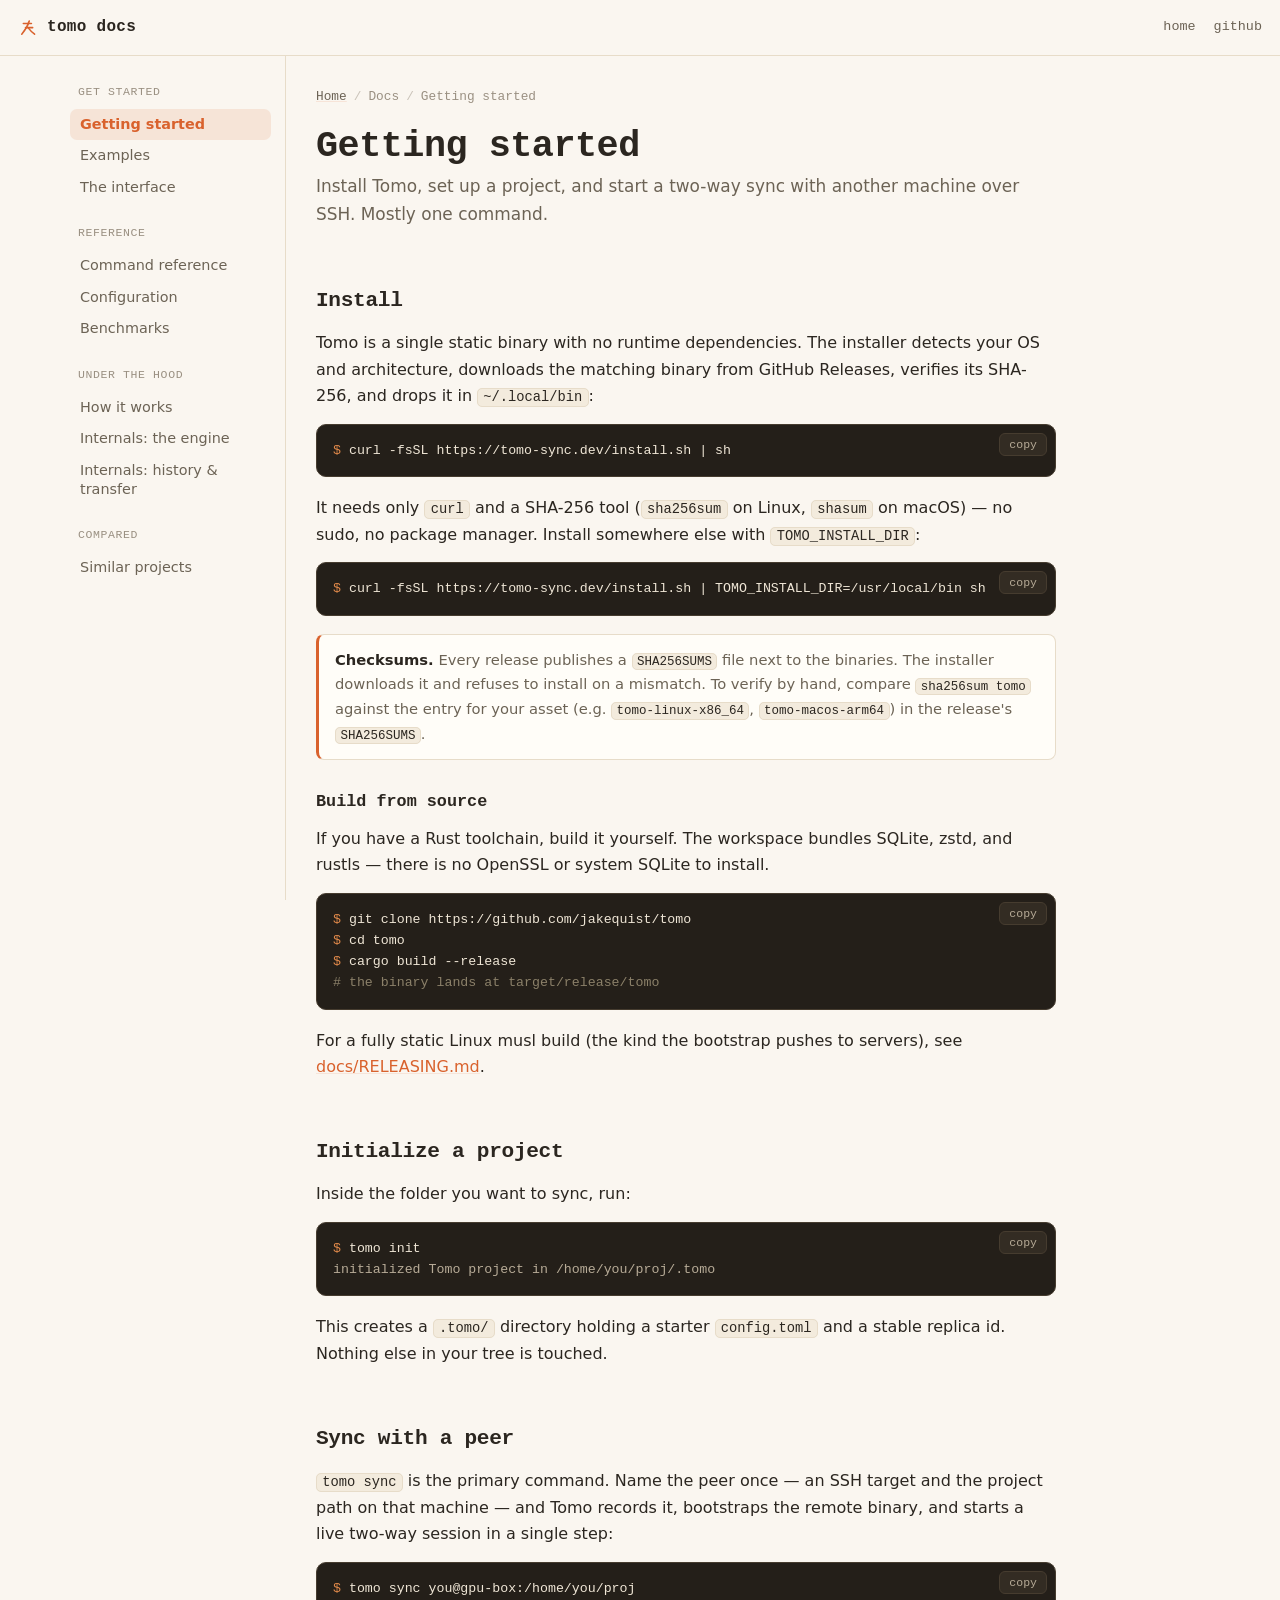
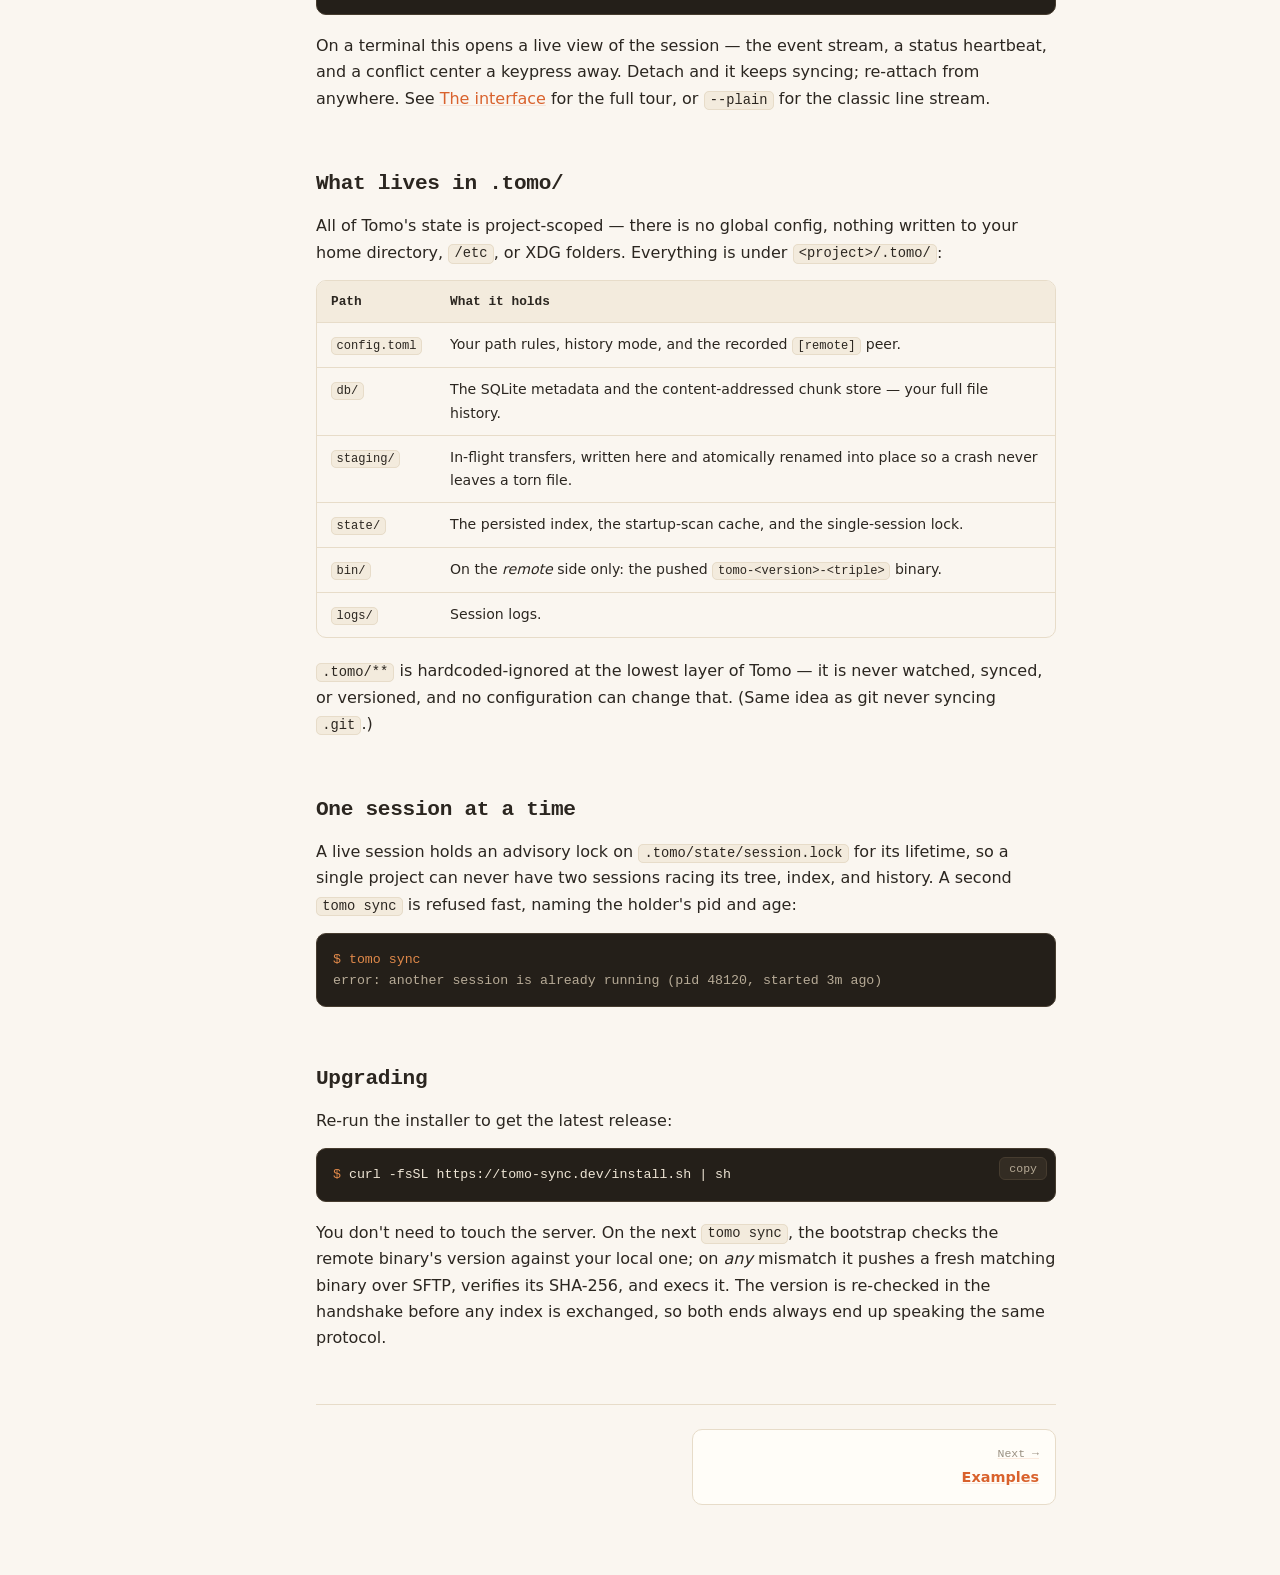
<file: site/docs/index.html>
<!doctype html>
<html lang="en">
<head>
<meta charset="utf-8">
<meta name="viewport" content="width=device-width, initial-scale=1">
<title>Getting started — Tomo docs</title>
<meta name="description" content="Install Tomo, initialize a project, and start a real-time two-way sync over SSH in one command.">
<link rel="icon" href="data:image/svg+xml,%3Csvg%20xmlns='http://www.w3.org/2000/svg'%20viewBox='0%200%2064%2064'%3E%3Crect%20width='64'%20height='64'%20rx='14'%20fill='%23faf6f0'/%3E%3Cg%20fill='none'%20stroke='%23d9622d'%20stroke-width='5'%20stroke-linecap='round'%20stroke-linejoin='round'%3E%3Cpath%20d='M17%2021H43'/%3E%3Cpath%20d='M36%2013Q30%2034%2012%2055'/%3E%3Cpath%20d='M24%2034H47'/%3E%3Cpath%20d='M32%2034Q42%2047%2053%2055'/%3E%3C/g%3E%3C/svg%3E">
<link rel="stylesheet" href="docs.css">
</head>
<body>

<div class="topbar">
  <div style="display:flex;align-items:center;gap:12px">
    <button class="menu-btn" aria-label="Toggle navigation">Menu</button>
    <a class="brand" href="../index.html">
      <svg class="mark" width="20" height="20" viewBox="0 0 64 64" role="img" aria-label="tomo mark" fill="none" stroke="currentColor" stroke-width="5" stroke-linecap="round" stroke-linejoin="round"><path d="M17 21H43"/><path d="M36 13Q30 34 12 55"/><path d="M24 34H47"/><path d="M32 34Q42 47 53 55"/></svg>
      <span>tomo docs</span>
    </a>
  </div>
  <div class="top-right">
    <a href="../index.html">home</a>
    <a href="https://github.com/jakequist/tomo">github</a>
  </div>
</div>
<div class="backdrop"></div>

<div class="layout">
  <aside class="sidebar">
    <div class="sb-group">Get started</div>
    <a href="index.html" class="active">Getting started</a>
    <a href="examples.html">Examples</a>
    <a href="interface.html">The interface</a>
    <div class="sb-group">Reference</div>
    <a href="commands.html">Command reference</a>
    <a href="configuration.html">Configuration</a>
    <a href="benchmarks.html">Benchmarks</a>
    <div class="sb-group">Under the hood</div>
    <a href="how-it-works.html">How it works</a>
    <a href="internals-engine.html">Internals: the engine</a>
    <a href="internals-history.html">Internals: history &amp; transfer</a>
    <div class="sb-group">Compared</div>
    <a href="compared.html">Similar projects</a>
  </aside>

  <main class="content">
    <nav class="crumb"><a href="../index.html">Home</a><span class="sep">/</span>Docs<span class="sep">/</span>Getting started</nav>

    <h1>Getting started</h1>
    <p class="subtitle">Install Tomo, set up a project, and start a two-way sync with another machine over SSH. Mostly one command.</p>

    <h2 id="install">Install <a class="anchor" href="#install">#</a></h2>
    <p>Tomo is a single static binary with no runtime dependencies. The installer detects your OS and architecture, downloads the matching binary from GitHub Releases, verifies its SHA-256, and drops it in <code>~/.local/bin</code>:</p>
    <div class="code cmd"><button class="copy">copy</button><pre><span class="p">$ </span>curl -fsSL https://tomo-sync.dev/install.sh | sh</pre></div>
    <p>It needs only <code>curl</code> and a SHA-256 tool (<code>sha256sum</code> on Linux, <code>shasum</code> on macOS) — no sudo, no package manager. Install somewhere else with <code>TOMO_INSTALL_DIR</code>:</p>
    <div class="code cmd"><button class="copy">copy</button><pre><span class="p">$ </span>curl -fsSL https://tomo-sync.dev/install.sh | TOMO_INSTALL_DIR=/usr/local/bin sh</pre></div>

    <div class="note"><b>Checksums.</b> Every release publishes a <code>SHA256SUMS</code> file next to the binaries. The installer downloads it and refuses to install on a mismatch. To verify by hand, compare <code>sha256sum tomo</code> against the entry for your asset (e.g. <code>tomo-linux-x86_64</code>, <code>tomo-macos-arm64</code>) in the release's <code>SHA256SUMS</code>.</div>

    <h3 id="build-from-source">Build from source <a class="anchor" href="#build-from-source">#</a></h3>
    <p>If you have a Rust toolchain, build it yourself. The workspace bundles SQLite, zstd, and rustls — there is no OpenSSL or system SQLite to install.</p>
    <div class="code cmd"><button class="copy">copy</button><pre><span class="p">$ </span>git clone https://github.com/jakequist/tomo
<span class="p">$ </span>cd tomo
<span class="p">$ </span>cargo build --release
<span class="c"># the binary lands at target/release/tomo</span></pre></div>
    <p>For a fully static Linux musl build (the kind the bootstrap pushes to servers), see <a href="https://github.com/jakequist/tomo/blob/main/docs/RELEASING.md">docs/RELEASING.md</a>.</p>

    <h2 id="init">Initialize a project <a class="anchor" href="#init">#</a></h2>
    <p>Inside the folder you want to sync, run:</p>
    <div class="code cmd"><button class="copy">copy</button><pre><span class="p">$ </span>tomo init
<span class="o">initialized Tomo project in /home/you/proj/.tomo</span></pre></div>
    <p>This creates a <code>.tomo/</code> directory holding a starter <code>config.toml</code> and a stable replica id. Nothing else in your tree is touched.</p>

    <h2 id="sync">Sync with a peer <a class="anchor" href="#sync">#</a></h2>
    <p><code>tomo sync</code> is the primary command. Name the peer once — an SSH target and the project path on that machine — and Tomo records it, bootstraps the remote binary, and starts a live two-way session in a single step:</p>
    <div class="code cmd"><button class="copy">copy</button><pre><span class="p">$ </span>tomo sync you@gpu-box:/home/you/proj</pre></div>
    <p>On a terminal this opens a live view of the session — the event stream, a status heartbeat, and a conflict center a keypress away. Detach and it keeps syncing; re-attach from anywhere. See <a href="interface.html">The interface</a> for the full tour, or <code>--plain</code> for the classic line stream.</p>

    <h2 id="tomo-dir">What lives in <code>.tomo/</code> <a class="anchor" href="#tomo-dir">#</a></h2>
    <p>All of Tomo's state is project-scoped — there is no global config, nothing written to your home directory, <code>/etc</code>, or XDG folders. Everything is under <code>&lt;project&gt;/.tomo/</code>:</p>
    <div class="table-wrap"><table>
      <thead><tr><th>Path</th><th>What it holds</th></tr></thead>
      <tbody>
        <tr><td><code>config.toml</code></td><td>Your path rules, history mode, and the recorded <code>[remote]</code> peer.</td></tr>
        <tr><td><code>db/</code></td><td>The SQLite metadata and the content-addressed chunk store — your full file history.</td></tr>
        <tr><td><code>staging/</code></td><td>In-flight transfers, written here and atomically renamed into place so a crash never leaves a torn file.</td></tr>
        <tr><td><code>state/</code></td><td>The persisted index, the startup-scan cache, and the single-session lock.</td></tr>
        <tr><td><code>bin/</code></td><td>On the <em>remote</em> side only: the pushed <code>tomo-&lt;version&gt;-&lt;triple&gt;</code> binary.</td></tr>
        <tr><td><code>logs/</code></td><td>Session logs.</td></tr>
      </tbody>
    </table></div>
    <p><code>.tomo/**</code> is hardcoded-ignored at the lowest layer of Tomo — it is never watched, synced, or versioned, and no configuration can change that. (Same idea as git never syncing <code>.git</code>.)</p>

    <h2 id="one-session">One session at a time <a class="anchor" href="#one-session">#</a></h2>
    <p>A live session holds an advisory lock on <code>.tomo/state/session.lock</code> for its lifetime, so a single project can never have two sessions racing its tree, index, and history. A second <code>tomo sync</code> is refused fast, naming the holder's pid and age:</p>
    <div class="code"><pre><span class="p">$ </span><span class="hl">tomo sync</span>
<span class="o">error: another session is already running (pid 48120, started 3m ago)</span></pre></div>

    <h2 id="upgrading">Upgrading <a class="anchor" href="#upgrading">#</a></h2>
    <p>Re-run the installer to get the latest release:</p>
    <div class="code cmd"><button class="copy">copy</button><pre><span class="p">$ </span>curl -fsSL https://tomo-sync.dev/install.sh | sh</pre></div>
    <p>You don't need to touch the server. On the next <code>tomo sync</code>, the bootstrap checks the remote binary's version against your local one; on <em>any</em> mismatch it pushes a fresh matching binary over SFTP, verifies its SHA-256, and execs it. The version is re-checked in the handshake before any index is exchanged, so both ends always end up speaking the same protocol.</p>

    <div class="pagenav">
      <a class="spacer"></a>
      <a class="next" href="examples.html"><span class="dir">Next →</span><span class="ttl">Examples</span></a>
    </div>
  </main>
</div>

<script src="docs.js"></script>
</body>
</html>
</file>
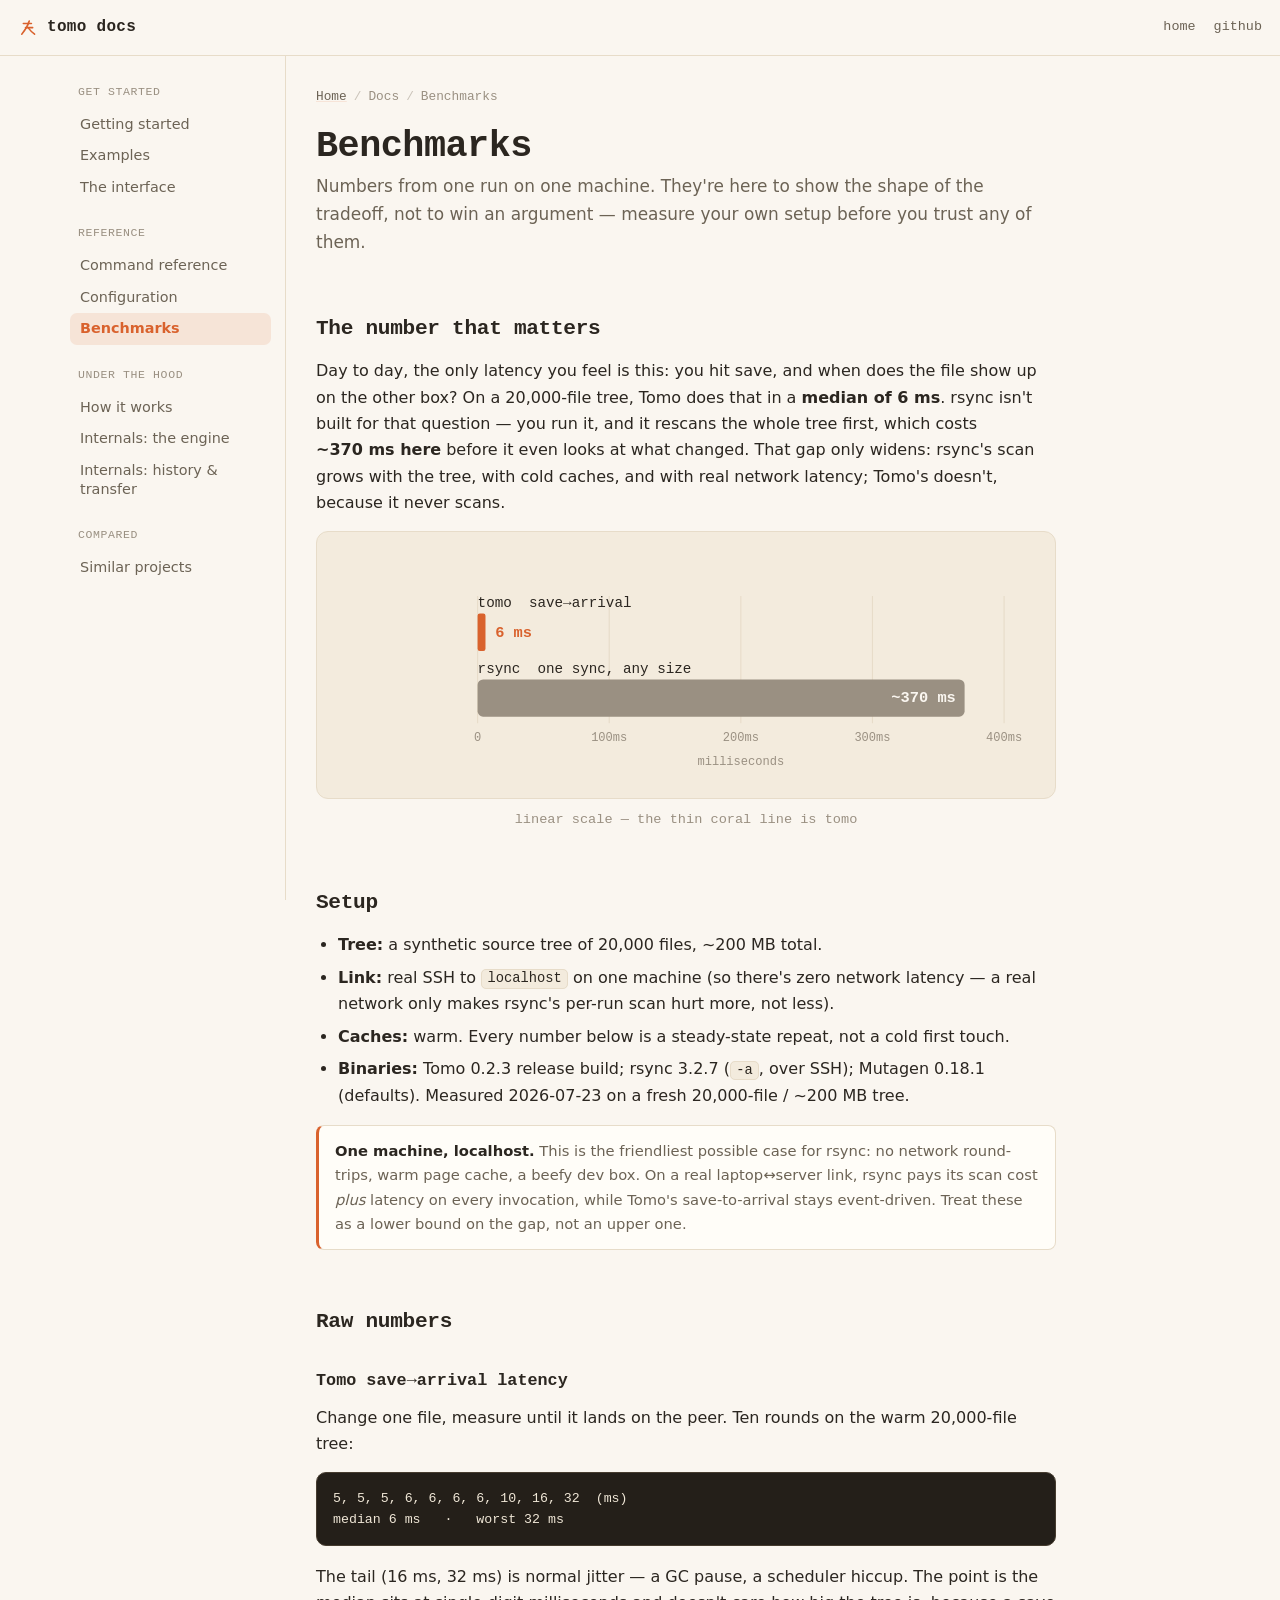
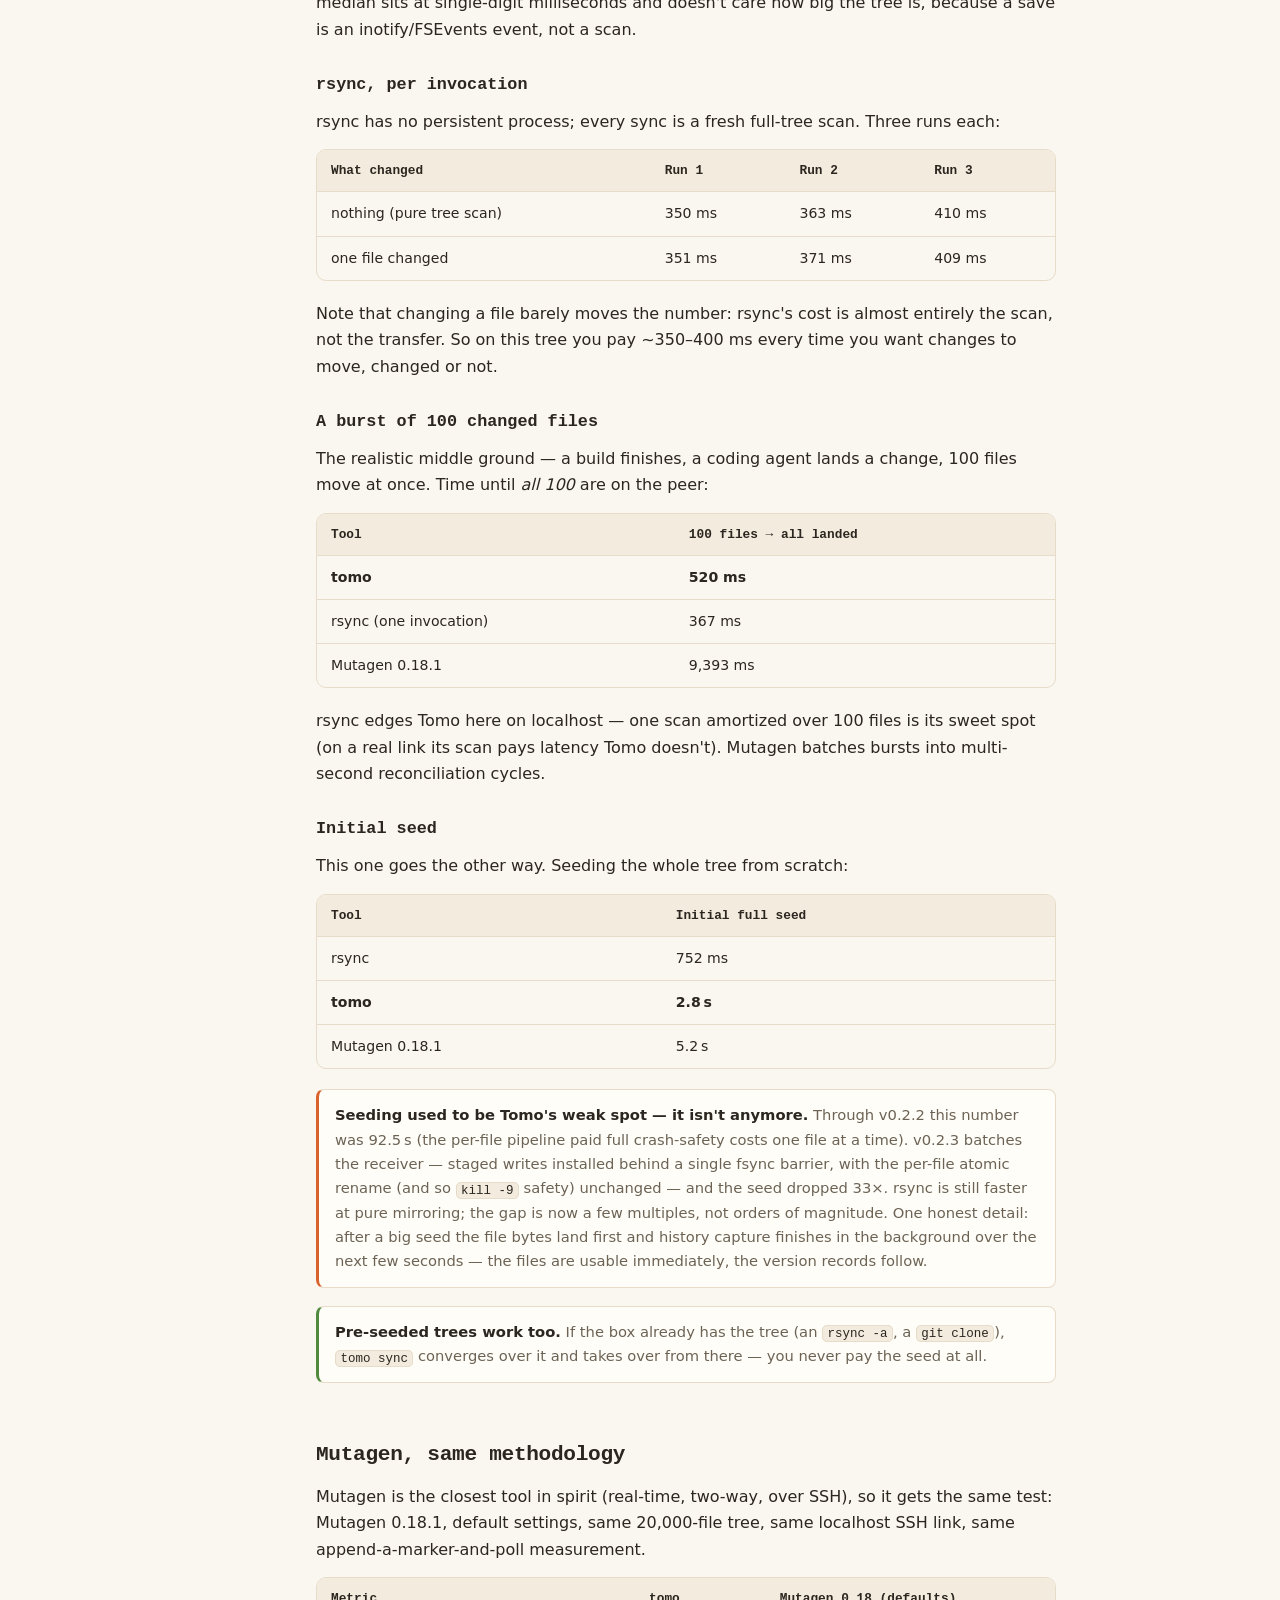
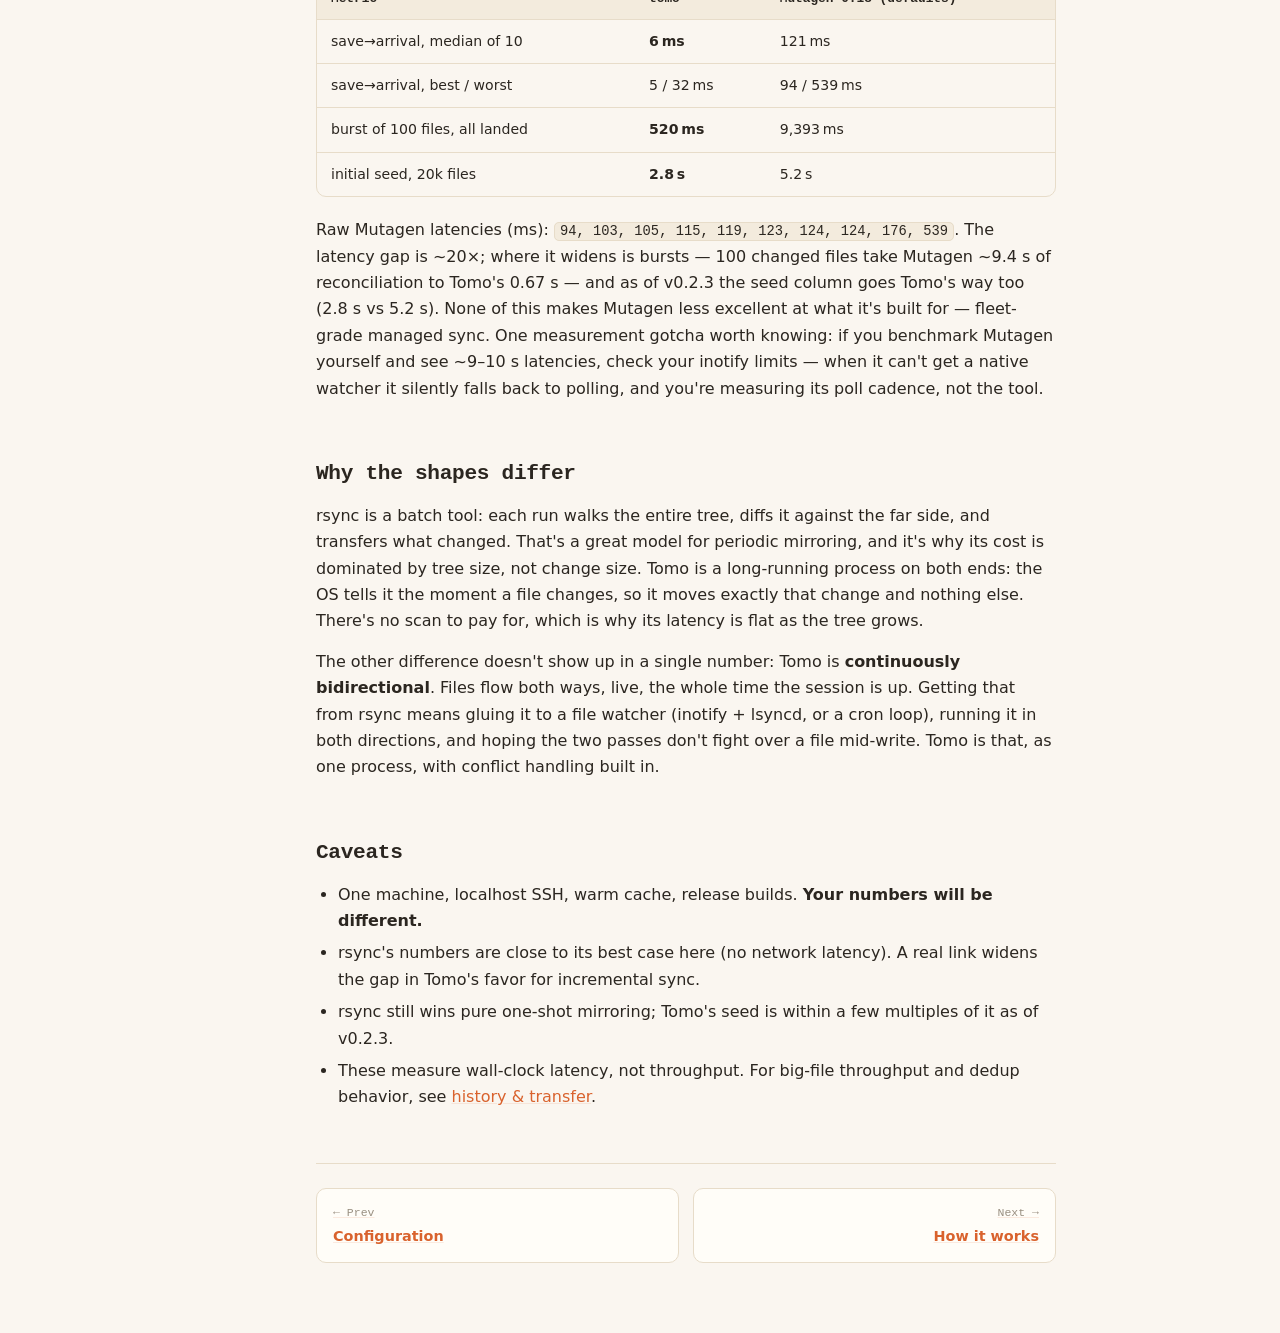
<file: site/docs/benchmarks.html>
<!doctype html>
<html lang="en">
<head>
<meta charset="utf-8">
<meta name="viewport" content="width=device-width, initial-scale=1">
<title>Benchmarks — Tomo docs</title>
<meta name="description" content="How fast Tomo is in practice: save-to-arrival latency vs rsync per-sync cost, initial-seed numbers, full methodology, and honest caveats. Measured on a 20,000-file tree over SSH.">
<link rel="icon" href="data:image/svg+xml,%3Csvg%20xmlns='http://www.w3.org/2000/svg'%20viewBox='0%200%2064%2064'%3E%3Crect%20width='64'%20height='64'%20rx='14'%20fill='%23faf6f0'/%3E%3Cg%20fill='none'%20stroke='%23d9622d'%20stroke-width='5'%20stroke-linecap='round'%20stroke-linejoin='round'%3E%3Cpath%20d='M17%2021H43'/%3E%3Cpath%20d='M36%2013Q30%2034%2012%2055'/%3E%3Cpath%20d='M24%2034H47'/%3E%3Cpath%20d='M32%2034Q42%2047%2053%2055'/%3E%3C/g%3E%3C/svg%3E">
<link rel="stylesheet" href="docs.css">
</head>
<body>

<div class="topbar">
  <div style="display:flex;align-items:center;gap:12px">
    <button class="menu-btn" aria-label="Toggle navigation">Menu</button>
    <a class="brand" href="../index.html">
      <svg class="mark" width="20" height="20" viewBox="0 0 64 64" role="img" aria-label="tomo mark" fill="none" stroke="currentColor" stroke-width="5" stroke-linecap="round" stroke-linejoin="round"><path d="M17 21H43"/><path d="M36 13Q30 34 12 55"/><path d="M24 34H47"/><path d="M32 34Q42 47 53 55"/></svg>
      <span>tomo docs</span>
    </a>
  </div>
  <div class="top-right">
    <a href="../index.html">home</a>
    <a href="https://github.com/jakequist/tomo">github</a>
  </div>
</div>
<div class="backdrop"></div>

<div class="layout">
  <aside class="sidebar">
    <div class="sb-group">Get started</div>
    <a href="index.html">Getting started</a>
    <a href="examples.html">Examples</a>
    <a href="interface.html">The interface</a>
    <div class="sb-group">Reference</div>
    <a href="commands.html">Command reference</a>
    <a href="configuration.html">Configuration</a>
    <a href="benchmarks.html" class="active">Benchmarks</a>
    <div class="sb-group">Under the hood</div>
    <a href="how-it-works.html">How it works</a>
    <a href="internals-engine.html">Internals: the engine</a>
    <a href="internals-history.html">Internals: history &amp; transfer</a>
    <div class="sb-group">Compared</div>
    <a href="compared.html">Similar projects</a>
  </aside>

  <main class="content">
    <nav class="crumb"><a href="../index.html">Home</a><span class="sep">/</span>Docs<span class="sep">/</span>Benchmarks</nav>

    <h1>Benchmarks</h1>
    <p class="subtitle">Numbers from one run on one machine. They're here to show the shape of the tradeoff, not to win an argument &mdash; measure your own setup before you trust any of them.</p>

    <h2 id="matters">The number that matters <a class="anchor" href="#matters">#</a></h2>
    <p>Day to day, the only latency you feel is this: you hit save, and when does the file show up on the other box? On a 20,000-file tree, Tomo does that in a <b>median of 6&nbsp;ms</b>. rsync isn't built for that question &mdash; you run it, and it rescans the whole tree first, which costs <b>~370&nbsp;ms here</b> before it even looks at what changed. That gap only widens: rsync's scan grows with the tree, with cold caches, and with real network latency; Tomo's doesn't, because it never scans.</p>

    <div class="diagram">
      <svg viewBox="0 0 640 210" role="img" aria-label="Bar chart on a linear scale: tomo save-to-arrival is about 6 milliseconds — a sliver — while rsync is about 370 milliseconds per sync.">
        <g style="stroke:var(--line);stroke-width:1">
          <line x1="130" y1="42" x2="130" y2="158"/>
          <line x1="250" y1="42" x2="250" y2="158"/>
          <line x1="370" y1="42" x2="370" y2="158"/>
          <line x1="490" y1="42" x2="490" y2="158"/>
          <line x1="610" y1="42" x2="610" y2="158"/>
        </g>
        <text x="130" y="52" style="fill:var(--fg);font-family:var(--mono);font-size:13px">tomo &nbsp;save&#8594;arrival</text>
        <rect x="130" y="58" width="7.2" height="34" rx="2" style="fill:var(--accent)"/>
        <text x="146" y="79" style="fill:var(--accent);font-family:var(--mono);font-size:14px;font-weight:700">6 ms</text>
        <text x="130" y="112" style="fill:var(--fg);font-family:var(--mono);font-size:13px">rsync &nbsp;one sync, any size</text>
        <rect x="130" y="118" width="444" height="34" rx="5" style="fill:var(--fg-faint)"/>
        <text x="566" y="139" text-anchor="end" style="fill:var(--bg);font-family:var(--mono);font-size:14px;font-weight:700">~370 ms</text>
        <g style="fill:var(--fg-faint);font-family:var(--mono);font-size:11px" text-anchor="middle">
          <text x="130" y="174">0</text>
          <text x="250" y="174">100ms</text>
          <text x="370" y="174">200ms</text>
          <text x="490" y="174">300ms</text>
          <text x="610" y="174">400ms</text>
        </g>
        <text x="370" y="196" text-anchor="middle" style="fill:var(--fg-faint);font-family:var(--mono);font-size:11px">milliseconds</text>
      </svg>
    </div>
    <p class="figcaption">linear scale &mdash; the thin coral line is tomo</p>

    <h2 id="setup">Setup <a class="anchor" href="#setup">#</a></h2>
    <ul>
      <li><b>Tree:</b> a synthetic source tree of 20,000 files, ~200&nbsp;MB total.</li>
      <li><b>Link:</b> real SSH to <code>localhost</code> on one machine (so there's zero network latency &mdash; a real network only makes rsync's per-run scan hurt more, not less).</li>
      <li><b>Caches:</b> warm. Every number below is a steady-state repeat, not a cold first touch.</li>
      <li><b>Binaries:</b> Tomo 0.2.3 release build; rsync 3.2.7 (<code>-a</code>, over SSH); Mutagen 0.18.1 (defaults). Measured 2026-07-23 on a fresh 20,000-file / ~200&nbsp;MB tree.</li>
    </ul>
    <div class="note"><b>One machine, localhost.</b> This is the friendliest possible case for rsync: no network round-trips, warm page cache, a beefy dev box. On a real laptop&#8596;server link, rsync pays its scan cost <em>plus</em> latency on every invocation, while Tomo's save-to-arrival stays event-driven. Treat these as a lower bound on the gap, not an upper one.</div>

    <h2 id="results">Raw numbers <a class="anchor" href="#results">#</a></h2>

    <h3 id="latency">Tomo save&#8594;arrival latency</h3>
    <p>Change one file, measure until it lands on the peer. Ten rounds on the warm 20,000-file tree:</p>
    <div class="code"><pre>5, 5, 5, 6, 6, 6, 6, 10, 16, 32  (ms)
median 6 ms   ·   worst 32 ms</pre></div>
    <p>The tail (16&nbsp;ms, 32&nbsp;ms) is normal jitter &mdash; a GC pause, a scheduler hiccup. The point is the median sits at single-digit milliseconds and doesn't care how big the tree is, because a save is an inotify/FSEvents event, not a scan.</p>

    <h3 id="rsync-scan">rsync, per invocation</h3>
    <p>rsync has no persistent process; every sync is a fresh full-tree scan. Three runs each:</p>
    <div class="table-wrap"><table>
      <thead><tr><th>What changed</th><th>Run 1</th><th>Run 2</th><th>Run 3</th></tr></thead>
      <tbody>
        <tr><td>nothing (pure tree scan)</td><td>350 ms</td><td>363 ms</td><td>410 ms</td></tr>
        <tr><td>one file changed</td><td>351 ms</td><td>371 ms</td><td>409 ms</td></tr>
      </tbody>
    </table></div>
    <p>Note that changing a file barely moves the number: rsync's cost is almost entirely the scan, not the transfer. So on this tree you pay ~350&#8211;400&nbsp;ms every time you want changes to move, changed or not.</p>

    <h3 id="burst">A burst of 100 changed files</h3>
    <p>The realistic middle ground &mdash; a build finishes, a coding agent lands a change, 100 files move at once. Time until <em>all 100</em> are on the peer:</p>
    <div class="table-wrap"><table>
      <thead><tr><th>Tool</th><th>100 files &#8594; all landed</th></tr></thead>
      <tbody>
        <tr><td><b>tomo</b></td><td><b>520 ms</b></td></tr>
        <tr><td>rsync (one invocation)</td><td>367 ms</td></tr>
        <tr><td>Mutagen 0.18.1</td><td>9,393 ms</td></tr>
      </tbody>
    </table></div>
    <p>rsync edges Tomo here on localhost &mdash; one scan amortized over 100 files is its sweet spot (on a real link its scan pays latency Tomo doesn't). Mutagen batches bursts into multi-second reconciliation cycles.</p>

    <h3 id="seed">Initial seed</h3>
    <p>This one goes the other way. Seeding the whole tree from scratch:</p>
    <div class="table-wrap"><table>
      <thead><tr><th>Tool</th><th>Initial full seed</th></tr></thead>
      <tbody>
        <tr><td>rsync</td><td>752 ms</td></tr>
        <tr><td><b>tomo</b></td><td><b>2.8&thinsp;s</b></td></tr>
        <tr><td>Mutagen 0.18.1</td><td>5.2&thinsp;s</td></tr>
      </tbody>
    </table></div>
    <div class="note"><b>Seeding used to be Tomo's weak spot &mdash; it isn't anymore.</b> Through v0.2.2 this number was 92.5&thinsp;s (the per-file pipeline paid full crash-safety costs one file at a time). v0.2.3 batches the receiver &mdash; staged writes installed behind a single fsync barrier, with the per-file atomic rename (and so <code>kill&nbsp;-9</code> safety) unchanged &mdash; and the seed dropped 33&times;. rsync is still faster at pure mirroring; the gap is now a few multiples, not orders of magnitude. One honest detail: after a big seed the file bytes land first and history capture finishes in the background over the next few seconds &mdash; the files are usable immediately, the version records follow.</div>
    <div class="tip"><b>Pre-seeded trees work too.</b> If the box already has the tree (an <code>rsync -a</code>, a <code>git clone</code>), <code>tomo sync</code> converges over it and takes over from there &mdash; you never pay the seed at all.</div>

    <h2 id="mutagen">Mutagen, same methodology <a class="anchor" href="#mutagen">#</a></h2>
    <p>Mutagen is the closest tool in spirit (real-time, two-way, over SSH), so it gets the same test: Mutagen 0.18.1, default settings, same 20,000-file tree, same localhost SSH link, same append-a-marker-and-poll measurement.</p>
    <div class="table-wrap"><table>
      <thead><tr><th>Metric</th><th>tomo</th><th>Mutagen 0.18 (defaults)</th></tr></thead>
      <tbody>
        <tr><td>save&#8594;arrival, median of 10</td><td><b>6&thinsp;ms</b></td><td>121&thinsp;ms</td></tr>
        <tr><td>save&#8594;arrival, best / worst</td><td>5 / 32&thinsp;ms</td><td>94 / 539&thinsp;ms</td></tr>
        <tr><td>burst of 100 files, all landed</td><td><b>520&thinsp;ms</b></td><td>9,393&thinsp;ms</td></tr>
        <tr><td>initial seed, 20k files</td><td><b>2.8&thinsp;s</b></td><td>5.2&thinsp;s</td></tr>
      </tbody>
    </table></div>
    <p>Raw Mutagen latencies (ms): <code>94, 103, 105, 115, 119, 123, 124, 124, 176, 539</code>. The latency gap is ~20&times;; where it widens is bursts &mdash; 100 changed files take Mutagen ~9.4&nbsp;s of reconciliation to Tomo's 0.67&nbsp;s &mdash; and as of v0.2.3 the seed column goes Tomo&#39;s way too (2.8&nbsp;s vs 5.2&nbsp;s). None of this makes Mutagen less excellent at what it's built for &mdash; fleet-grade managed sync. One measurement gotcha worth knowing: if you benchmark Mutagen yourself and see ~9&#8211;10&nbsp;s latencies, check your inotify limits &mdash; when it can't get a native watcher it silently falls back to polling, and you're measuring its poll cadence, not the tool.</p>

    <h2 id="why">Why the shapes differ <a class="anchor" href="#why">#</a></h2>
    <p>rsync is a batch tool: each run walks the entire tree, diffs it against the far side, and transfers what changed. That's a great model for periodic mirroring, and it's why its cost is dominated by tree size, not change size. Tomo is a long-running process on both ends: the OS tells it the moment a file changes, so it moves exactly that change and nothing else. There's no scan to pay for, which is why its latency is flat as the tree grows.</p>
    <p>The other difference doesn't show up in a single number: Tomo is <b>continuously bidirectional</b>. Files flow both ways, live, the whole time the session is up. Getting that from rsync means gluing it to a file watcher (inotify + lsyncd, or a cron loop), running it in both directions, and hoping the two passes don't fight over a file mid-write. Tomo is that, as one process, with conflict handling built in.</p>

    <h2 id="caveats">Caveats <a class="anchor" href="#caveats">#</a></h2>
    <ul>
      <li>One machine, localhost SSH, warm cache, release builds. <b>Your numbers will be different.</b></li>
      <li>rsync's numbers are close to its best case here (no network latency). A real link widens the gap in Tomo's favor for incremental sync.</li>
      <li>rsync still wins pure one-shot mirroring; Tomo's seed is within a few multiples of it as of v0.2.3.</li>
      <li>These measure wall-clock latency, not throughput. For big-file throughput and dedup behavior, see <a href="internals-history.html#transfer">history &amp; transfer</a>.</li>
    </ul>

    <div class="pagenav">
      <a class="prev" href="configuration.html"><span class="dir">&larr; Prev</span><span class="ttl">Configuration</span></a>
      <a class="next" href="how-it-works.html"><span class="dir">Next &rarr;</span><span class="ttl">How it works</span></a>
    </div>
  </main>
</div>

<script src="docs.js"></script>
</body>
</html>
</file>
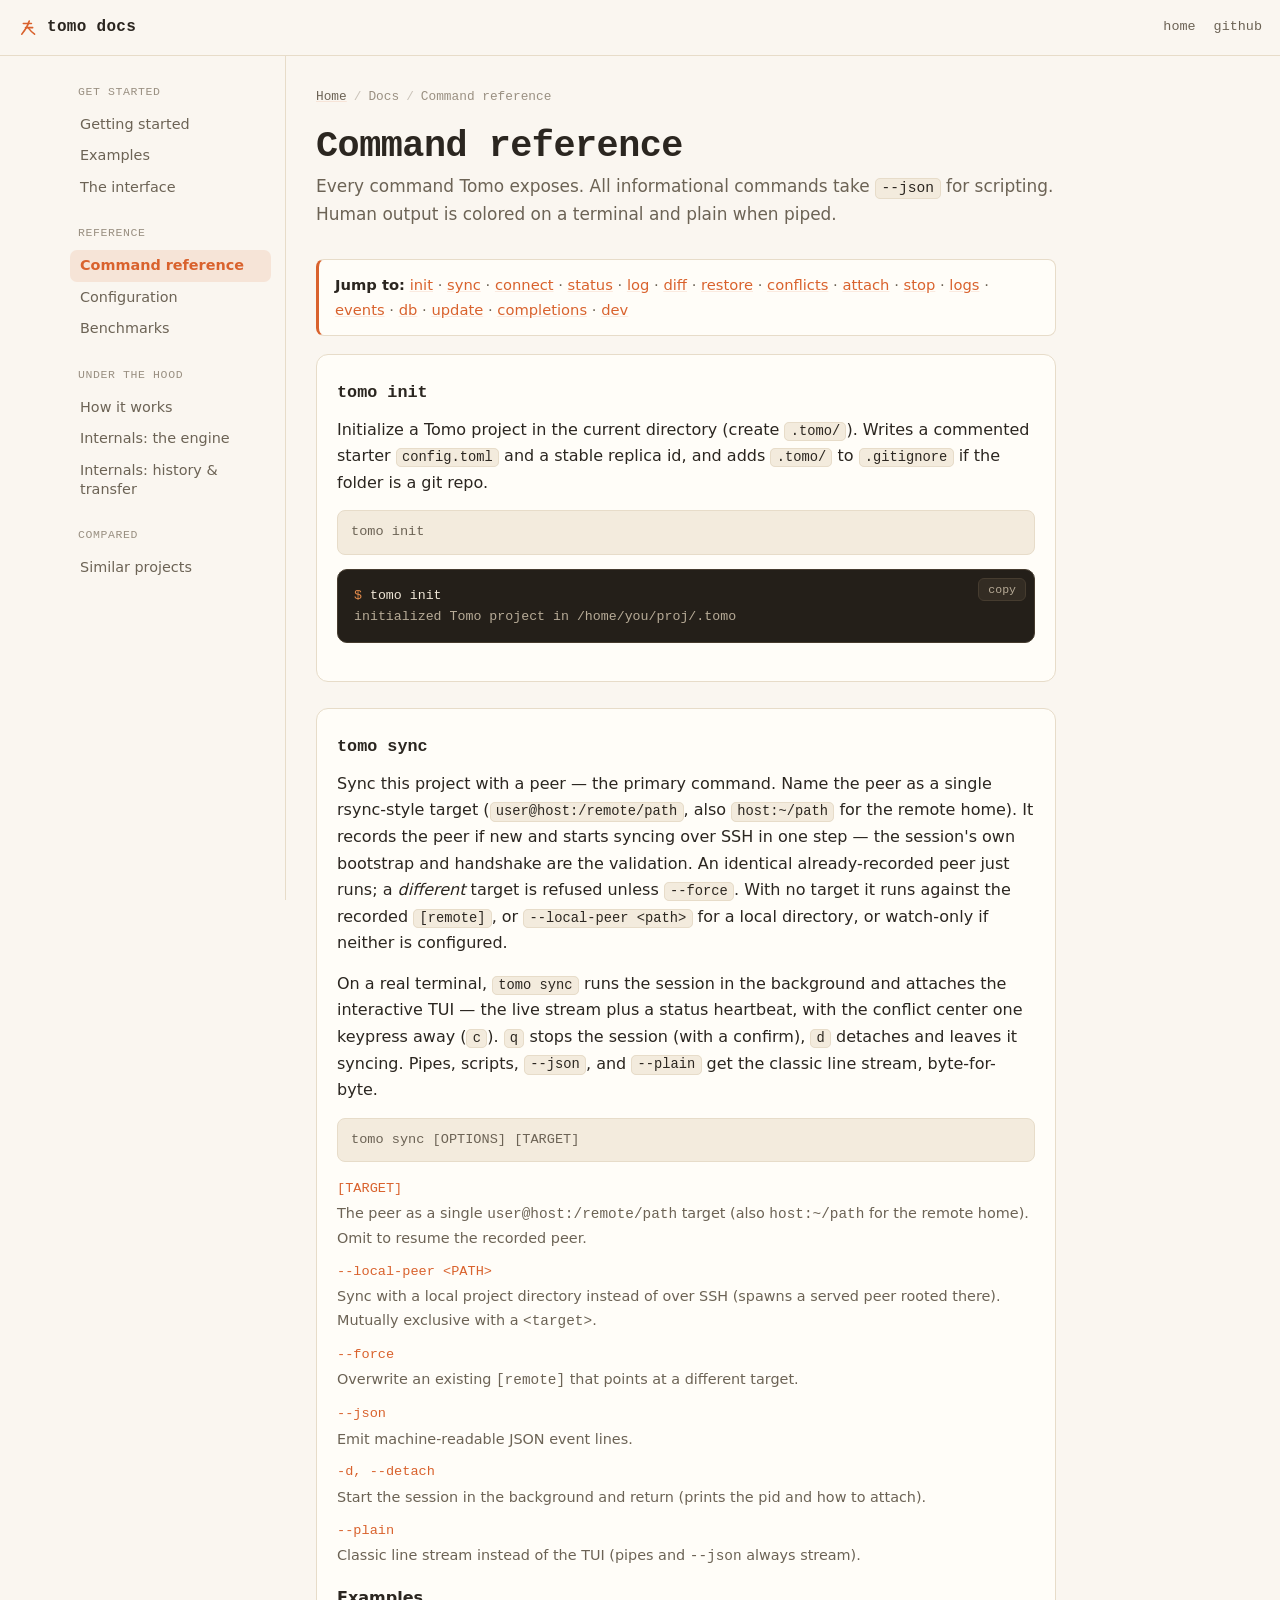
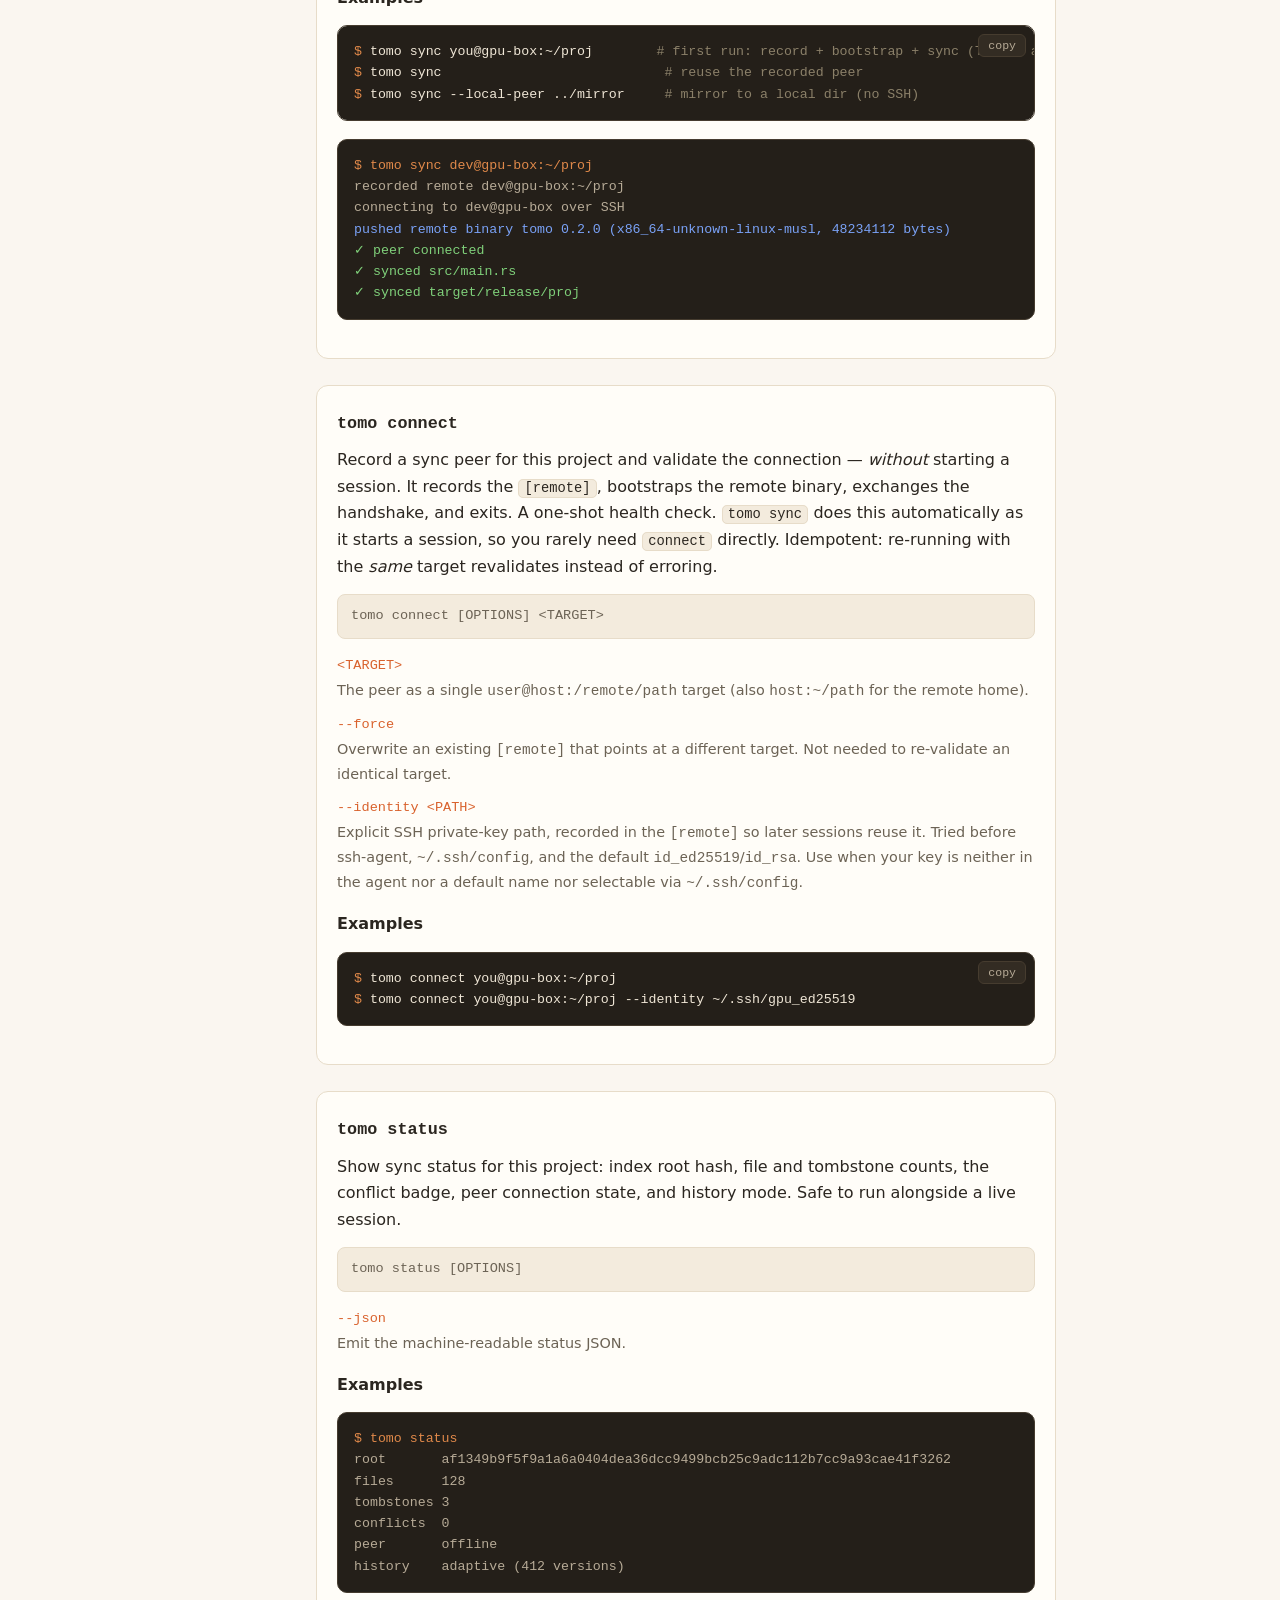
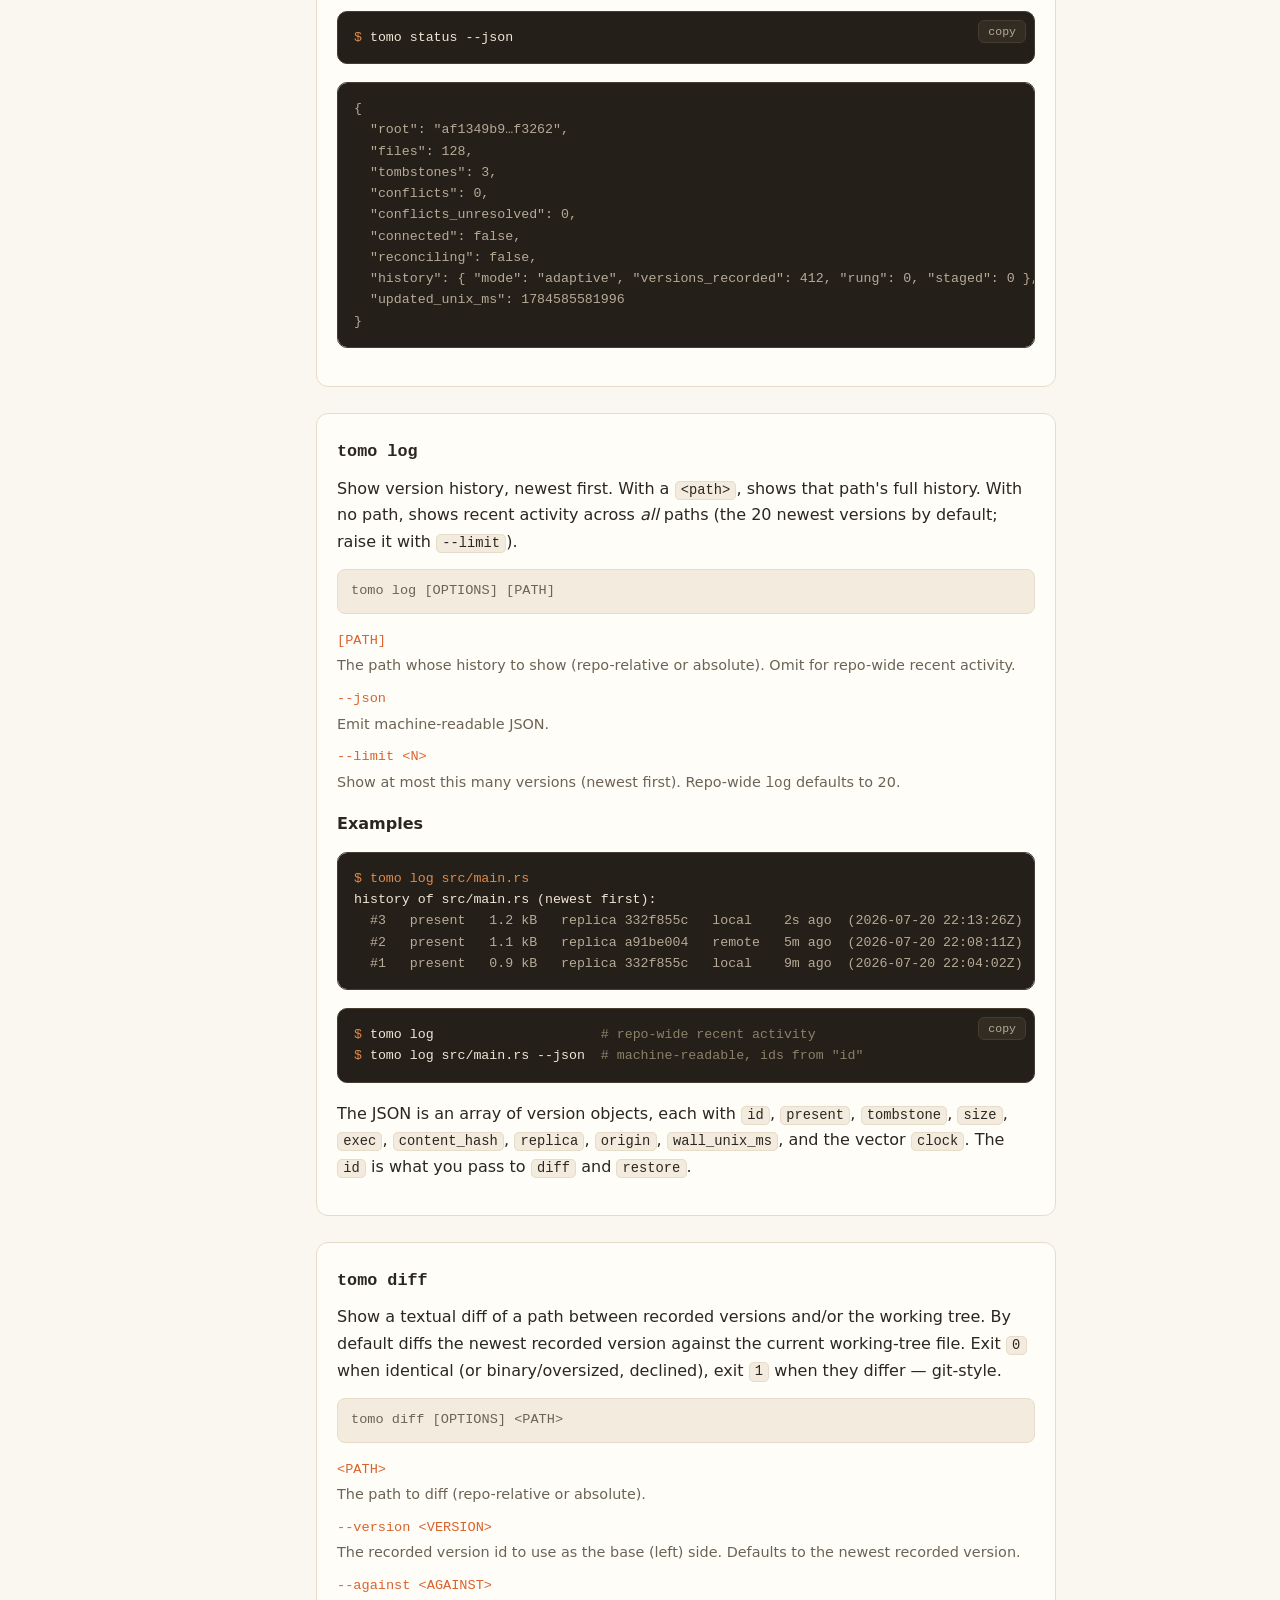
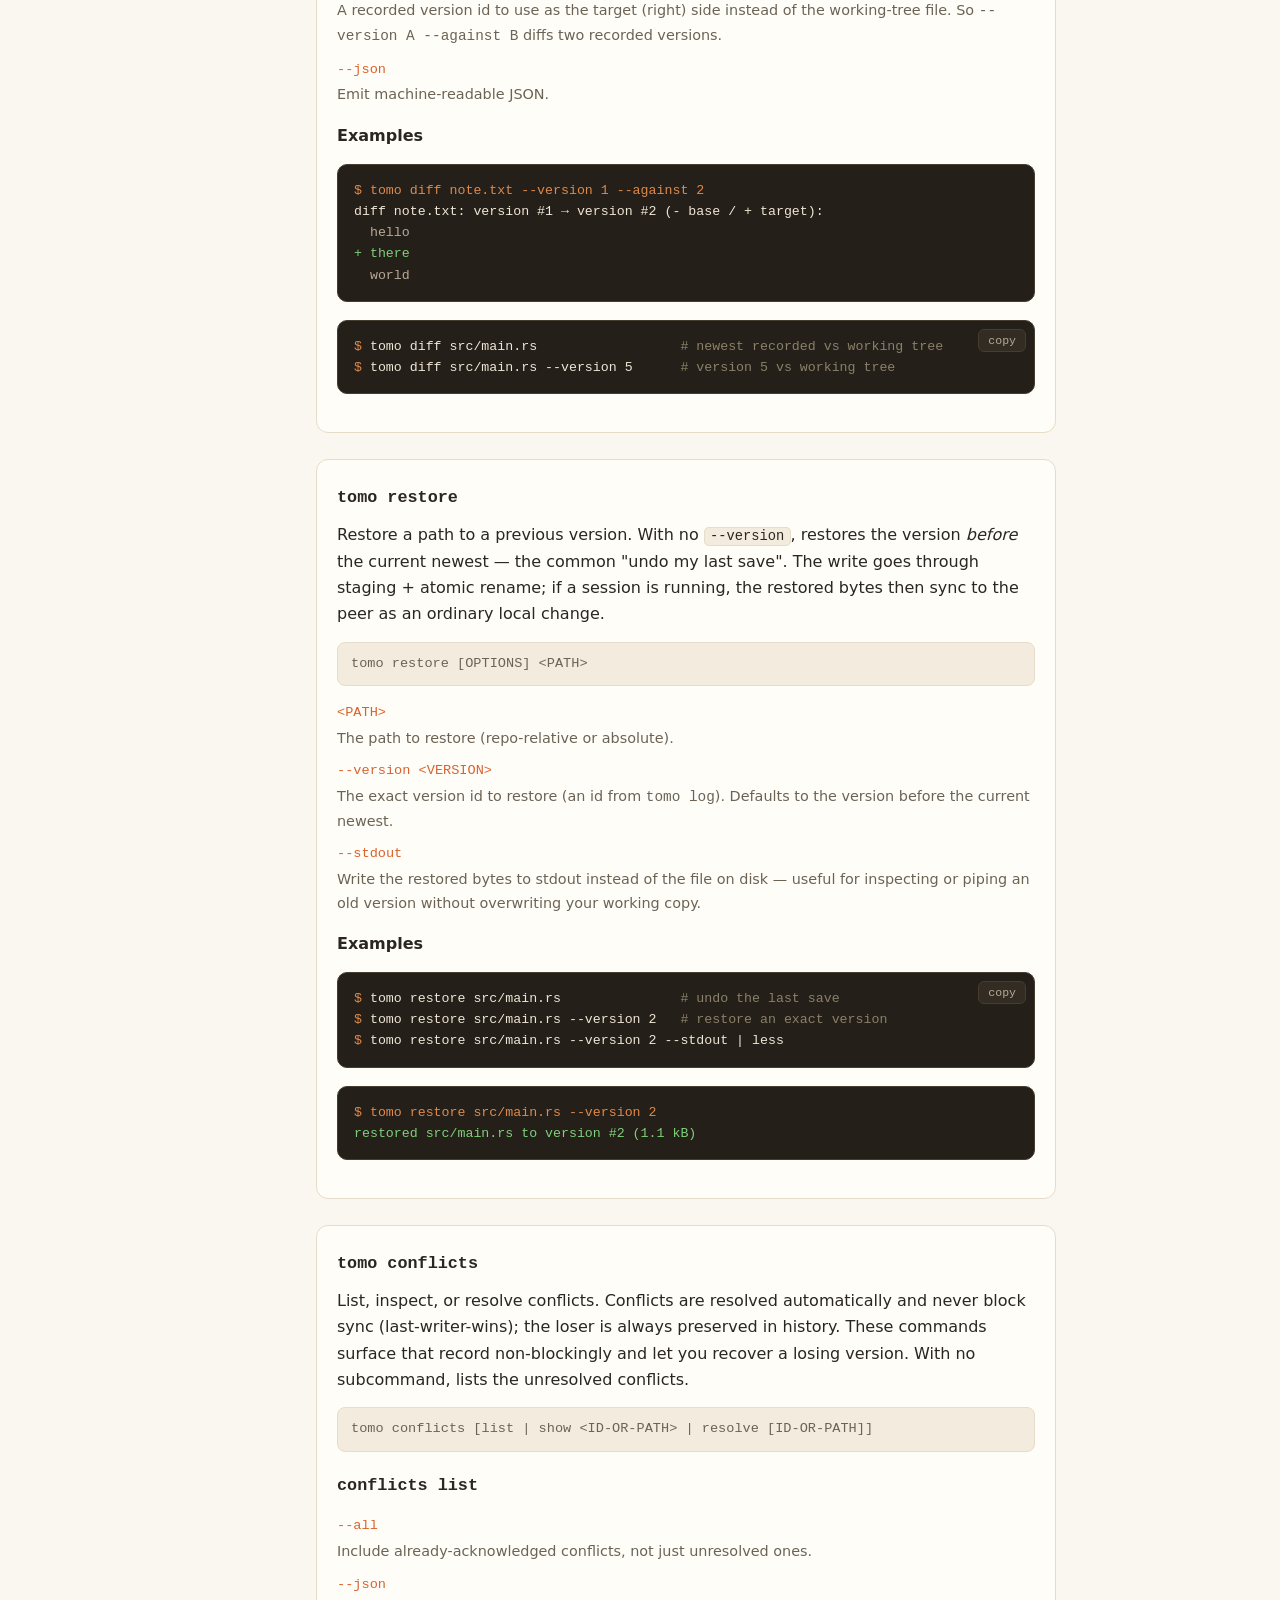
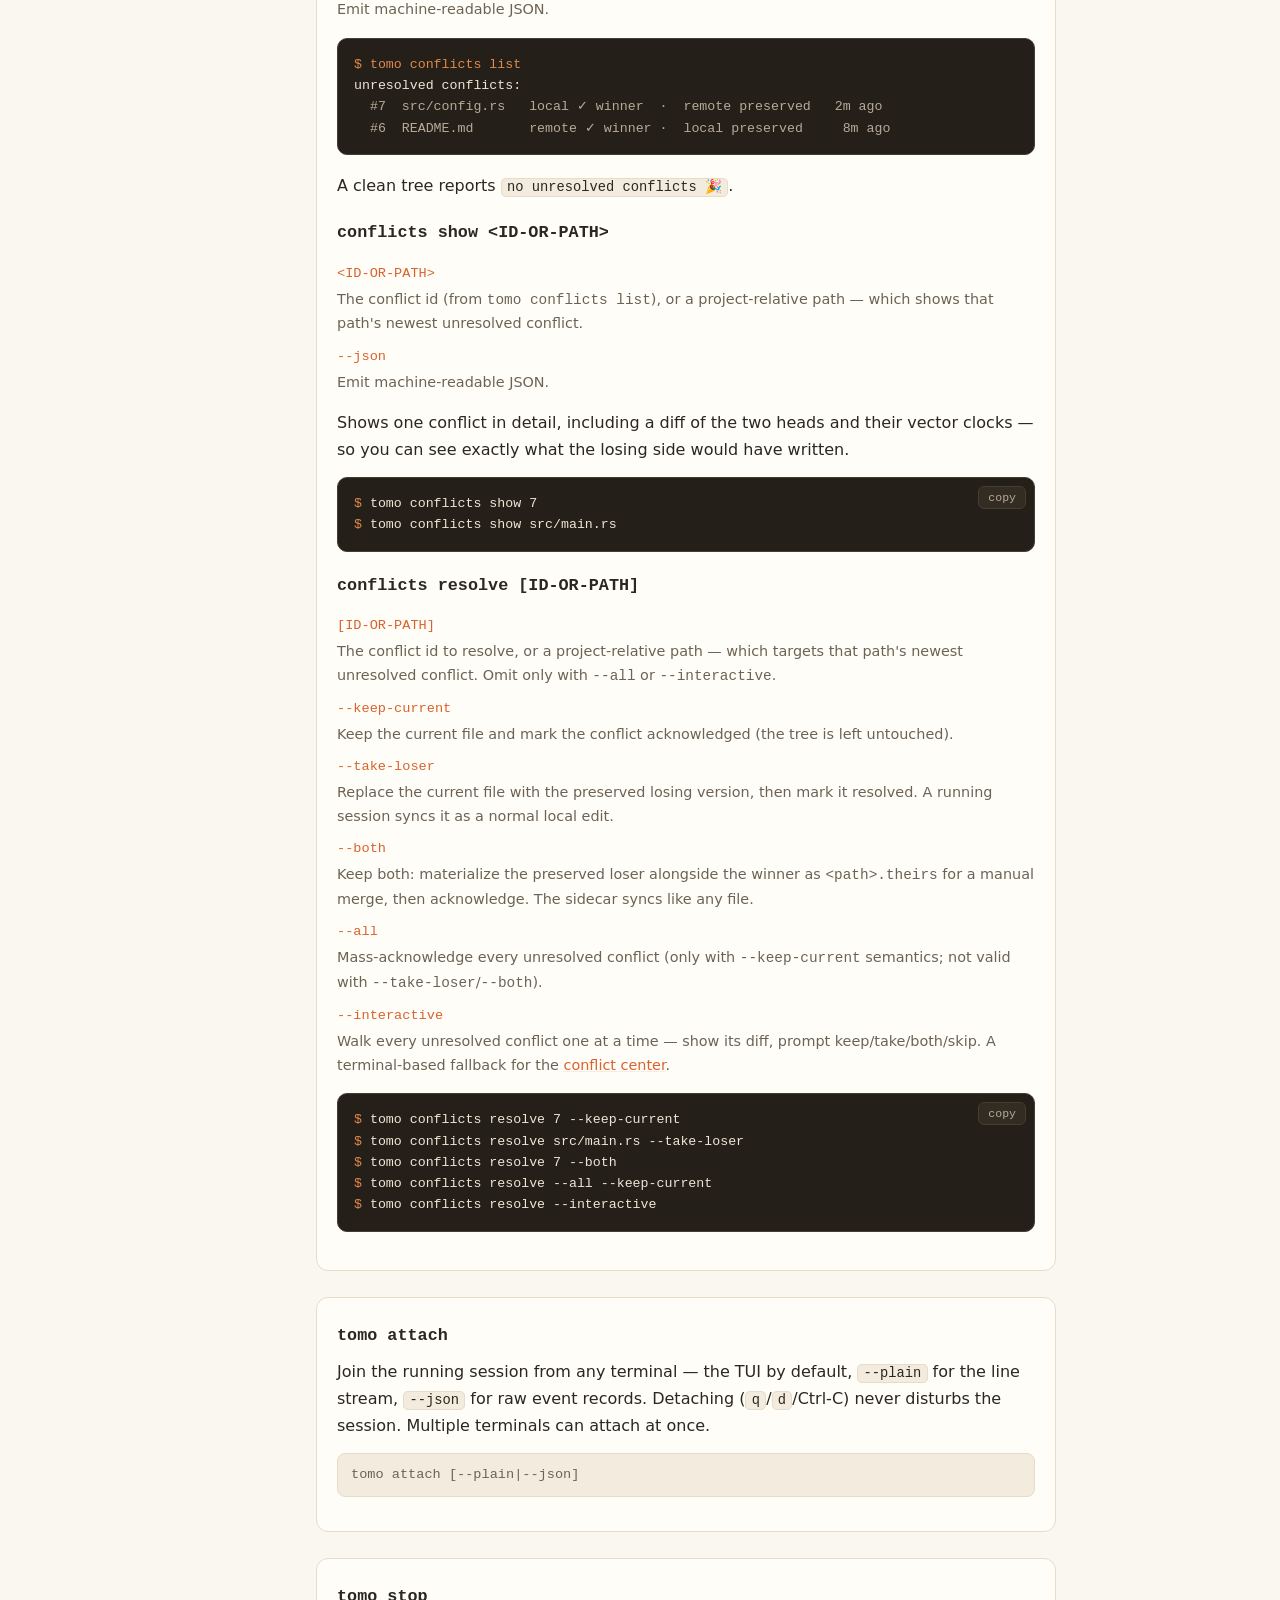
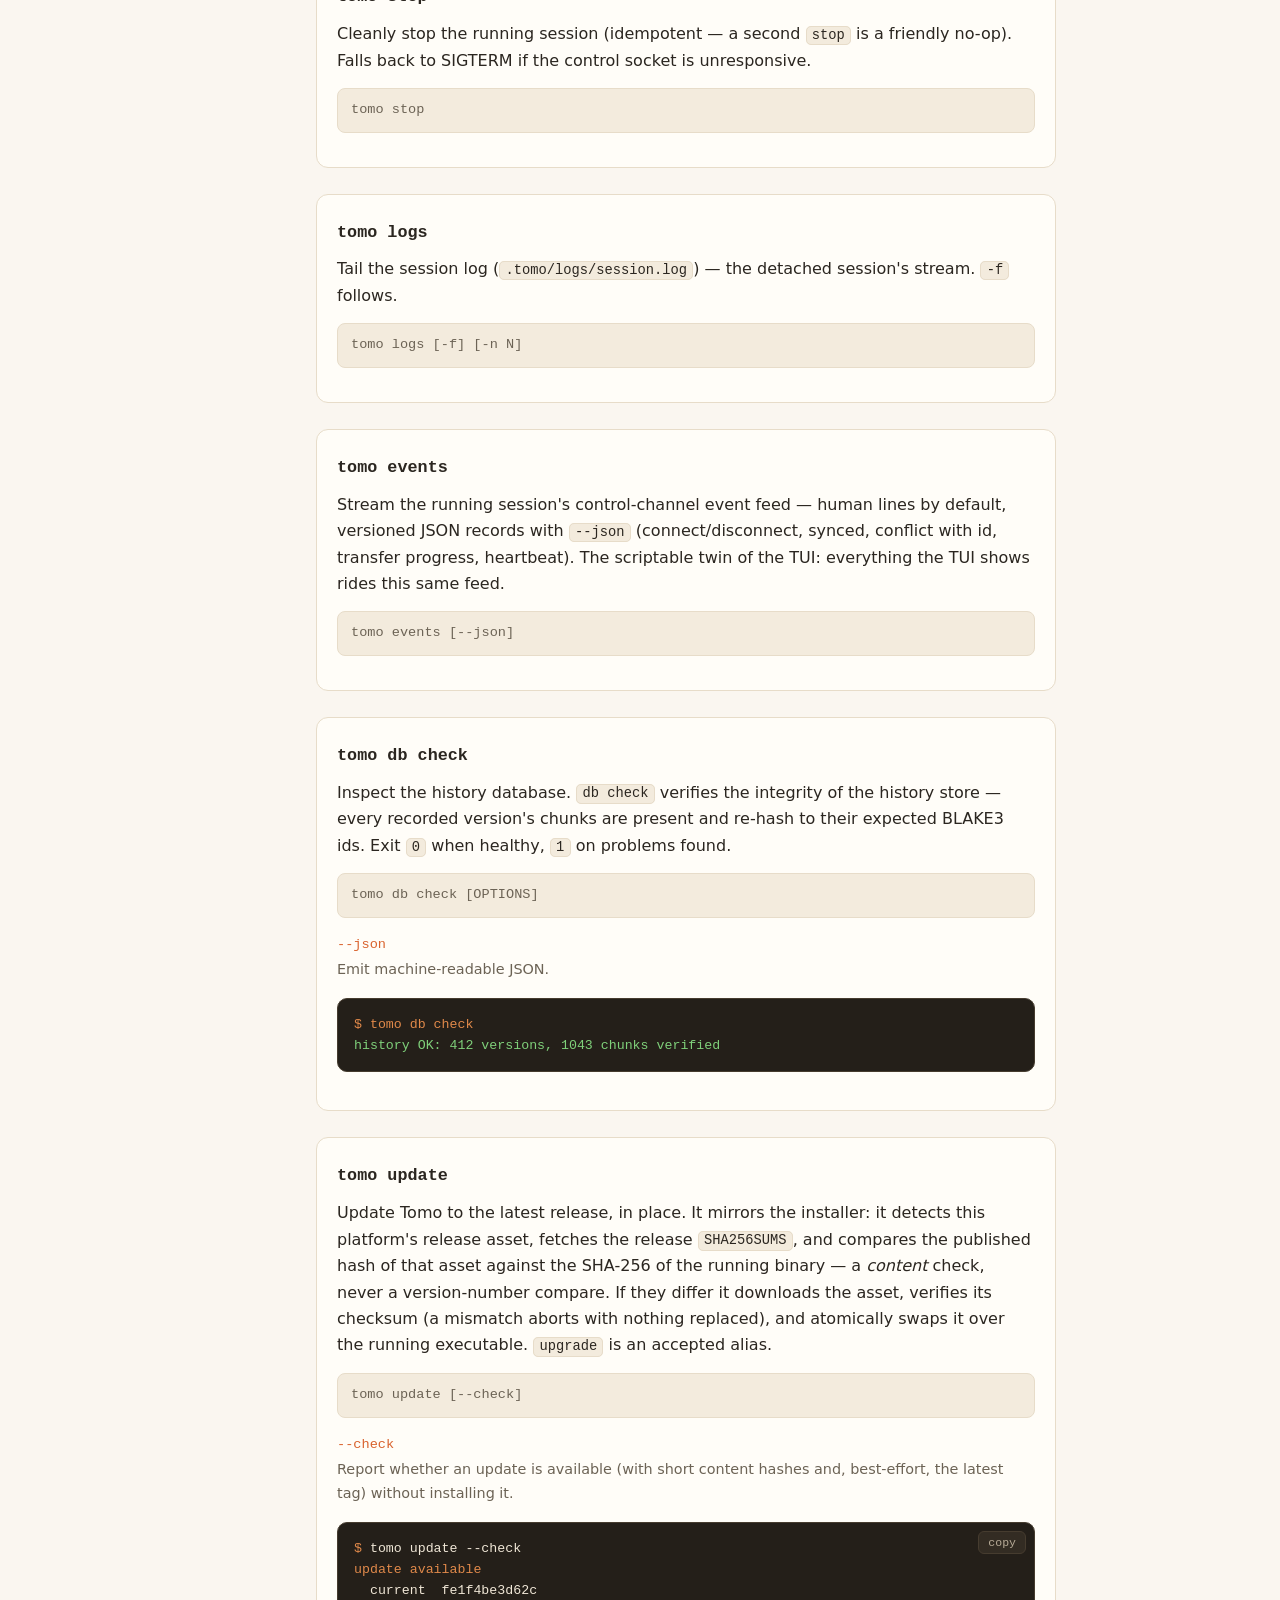
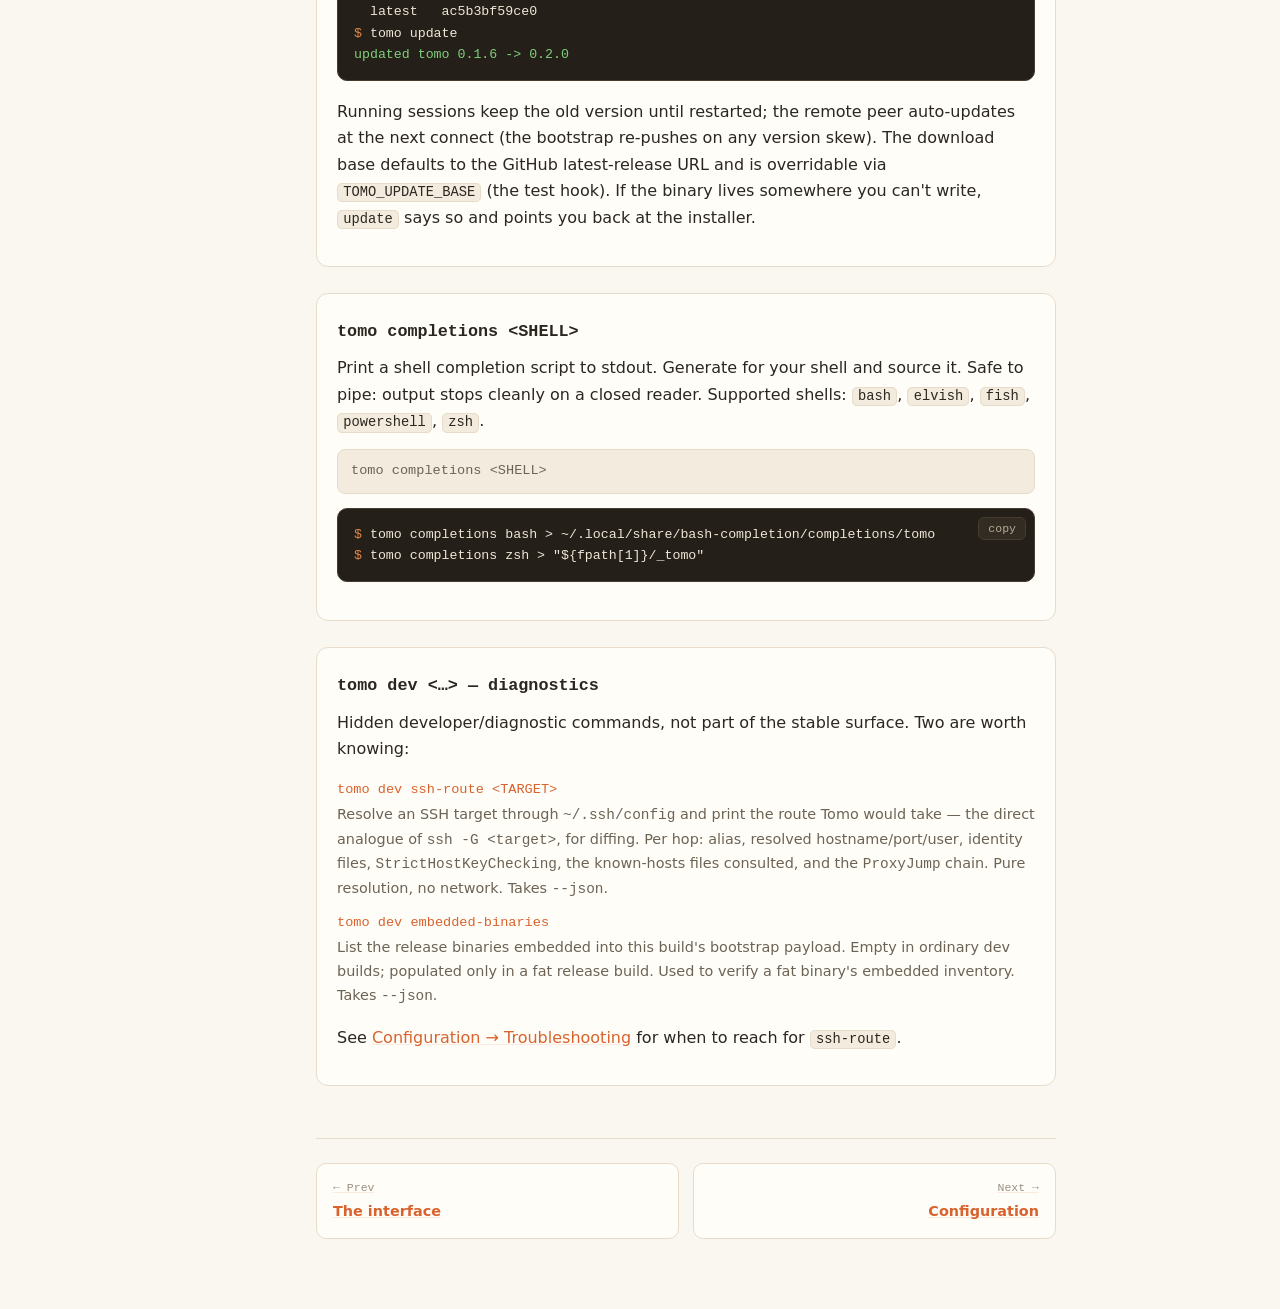
<file: site/docs/commands.html>
<!doctype html>
<html lang="en">
<head>
<meta charset="utf-8">
<meta name="viewport" content="width=device-width, initial-scale=1">
<title>Command reference — Tomo docs</title>
<meta name="description" content="Every Tomo command: synopsis, flags, examples, and sample output. init, sync, connect, status, log, diff, restore, conflicts, db, completions.">
<link rel="icon" href="data:image/svg+xml,%3Csvg%20xmlns='http://www.w3.org/2000/svg'%20viewBox='0%200%2064%2064'%3E%3Crect%20width='64'%20height='64'%20rx='14'%20fill='%23faf6f0'/%3E%3Cg%20fill='none'%20stroke='%23d9622d'%20stroke-width='5'%20stroke-linecap='round'%20stroke-linejoin='round'%3E%3Cpath%20d='M17%2021H43'/%3E%3Cpath%20d='M36%2013Q30%2034%2012%2055'/%3E%3Cpath%20d='M24%2034H47'/%3E%3Cpath%20d='M32%2034Q42%2047%2053%2055'/%3E%3C/g%3E%3C/svg%3E">
<link rel="stylesheet" href="docs.css">
</head>
<body>

<div class="topbar">
  <div style="display:flex;align-items:center;gap:12px">
    <button class="menu-btn" aria-label="Toggle navigation">Menu</button>
    <a class="brand" href="../index.html">
      <svg class="mark" width="20" height="20" viewBox="0 0 64 64" role="img" aria-label="tomo mark" fill="none" stroke="currentColor" stroke-width="5" stroke-linecap="round" stroke-linejoin="round"><path d="M17 21H43"/><path d="M36 13Q30 34 12 55"/><path d="M24 34H47"/><path d="M32 34Q42 47 53 55"/></svg>
      <span>tomo docs</span>
    </a>
  </div>
  <div class="top-right">
    <a href="../index.html">home</a>
    <a href="https://github.com/jakequist/tomo">github</a>
  </div>
</div>
<div class="backdrop"></div>

<div class="layout">
  <aside class="sidebar">
    <div class="sb-group">Get started</div>
    <a href="index.html">Getting started</a>
    <a href="examples.html">Examples</a>
    <a href="interface.html">The interface</a>
    <div class="sb-group">Reference</div>
    <a href="commands.html" class="active">Command reference</a>
    <a href="configuration.html">Configuration</a>
    <a href="benchmarks.html">Benchmarks</a>
    <div class="sb-group">Under the hood</div>
    <a href="how-it-works.html">How it works</a>
    <a href="internals-engine.html">Internals: the engine</a>
    <a href="internals-history.html">Internals: history &amp; transfer</a>
    <div class="sb-group">Compared</div>
    <a href="compared.html">Similar projects</a>
  </aside>

  <main class="content">
    <nav class="crumb"><a href="../index.html">Home</a><span class="sep">/</span>Docs<span class="sep">/</span>Command reference</nav>

    <h1>Command reference</h1>
    <p class="subtitle">Every command Tomo exposes. All informational commands take <code>--json</code> for scripting. Human output is colored on a terminal and plain when piped.</p>

    <div class="note"><b>Jump to:</b>
      <a href="#init">init</a> ·
      <a href="#sync">sync</a> ·
      <a href="#connect">connect</a> ·
      <a href="#status">status</a> ·
      <a href="#log">log</a> ·
      <a href="#diff">diff</a> ·
      <a href="#restore">restore</a> ·
      <a href="#conflicts">conflicts</a> ·
      <a href="#attach">attach</a> ·
      <a href="#stop">stop</a> ·
      <a href="#logs">logs</a> ·
      <a href="#events">events</a> ·
      <a href="#db">db</a> ·
      <a href="#update">update</a> ·
      <a href="#completions">completions</a> ·
      <a href="#dev">dev</a>
    </div>

    <!-- init -->
    <div class="cmd-ref" id="init">
      <h3>tomo init <a class="anchor" href="#init">#</a></h3>
      <p>Initialize a Tomo project in the current directory (create <code>.tomo/</code>). Writes a commented starter <code>config.toml</code> and a stable replica id, and adds <code>.tomo/</code> to <code>.gitignore</code> if the folder is a git repo.</p>
      <div class="synopsis">tomo init</div>
      <div class="code cmd"><button class="copy">copy</button><pre><span class="p">$ </span>tomo init
<span class="o">initialized Tomo project in /home/you/proj/.tomo</span></pre></div>
    </div>

    <!-- sync -->
    <div class="cmd-ref" id="sync">
      <h3>tomo sync <a class="anchor" href="#sync">#</a></h3>
      <p>Sync this project with a peer — the primary command. Name the peer as a single rsync-style target (<code>user@host:/remote/path</code>, also <code>host:~/path</code> for the remote home). It records the peer if new and starts syncing over SSH in one step — the session's own bootstrap and handshake are the validation. An identical already-recorded peer just runs; a <em>different</em> target is refused unless <code>--force</code>. With no target it runs against the recorded <code>[remote]</code>, or <code>--local-peer &lt;path&gt;</code> for a local directory, or watch-only if neither is configured.</p>
      <p>On a real terminal, <code>tomo sync</code> runs the session in the background and attaches the interactive TUI — the live stream plus a status heartbeat, with the conflict center one keypress away (<code>c</code>). <code>q</code> stops the session (with a confirm), <code>d</code> detaches and leaves it syncing. Pipes, scripts, <code>--json</code>, and <code>--plain</code> get the classic line stream, byte-for-byte.</p>
      <div class="synopsis">tomo sync [OPTIONS] [TARGET]</div>
      <dl class="flags">
        <dt>[TARGET]</dt><dd>The peer as a single <code>user@host:/remote/path</code> target (also <code>host:~/path</code> for the remote home). Omit to resume the recorded peer.</dd>
        <dt>--local-peer &lt;PATH&gt;</dt><dd>Sync with a local project directory instead of over SSH (spawns a served peer rooted there). Mutually exclusive with a <code>&lt;target&gt;</code>.</dd>
        <dt>--force</dt><dd>Overwrite an existing <code>[remote]</code> that points at a different target.</dd>
        <dt>--json</dt><dd>Emit machine-readable JSON event lines.</dd>
        <dt>-d, --detach</dt><dd>Start the session in the background and return (prints the pid and how to attach).</dd>
        <dt>--plain</dt><dd>Classic line stream instead of the TUI (pipes and <code>--json</code> always stream).</dd>
      </dl>
      <p><b>Examples</b></p>
      <div class="code cmd"><button class="copy">copy</button><pre><span class="p">$ </span>tomo sync you@gpu-box:~/proj        <span class="c"># first run: record + bootstrap + sync (TUI on a terminal)</span>
<span class="p">$ </span>tomo sync                            <span class="c"># reuse the recorded peer</span>
<span class="p">$ </span>tomo sync --local-peer ../mirror     <span class="c"># mirror to a local dir (no SSH)</span></pre></div>
      <div class="code"><pre><span class="p">$ </span><span class="hl">tomo sync dev@gpu-box:~/proj</span>
<span class="o">recorded remote dev@gpu-box:~/proj</span>
<span class="o">connecting to dev@gpu-box over SSH</span>
<span class="info">pushed remote binary tomo 0.2.0 (x86_64-unknown-linux-musl, 48234112 bytes)</span>
<span class="ok">✓ peer connected</span>
<span class="ok">✓ synced src/main.rs</span>
<span class="ok">✓ synced target/release/proj</span></pre></div>
    </div>

    <!-- connect -->
    <div class="cmd-ref" id="connect">
      <h3>tomo connect <a class="anchor" href="#connect">#</a></h3>
      <p>Record a sync peer for this project and validate the connection — <em>without</em> starting a session. It records the <code>[remote]</code>, bootstraps the remote binary, exchanges the handshake, and exits. A one-shot health check. <code>tomo sync</code> does this automatically as it starts a session, so you rarely need <code>connect</code> directly. Idempotent: re-running with the <em>same</em> target revalidates instead of erroring.</p>
      <div class="synopsis">tomo connect [OPTIONS] &lt;TARGET&gt;</div>
      <dl class="flags">
        <dt>&lt;TARGET&gt;</dt><dd>The peer as a single <code>user@host:/remote/path</code> target (also <code>host:~/path</code> for the remote home).</dd>
        <dt>--force</dt><dd>Overwrite an existing <code>[remote]</code> that points at a different target. Not needed to re-validate an identical target.</dd>
        <dt>--identity &lt;PATH&gt;</dt><dd>Explicit SSH private-key path, recorded in the <code>[remote]</code> so later sessions reuse it. Tried before ssh-agent, <code>~/.ssh/config</code>, and the default <code>id_ed25519</code>/<code>id_rsa</code>. Use when your key is neither in the agent nor a default name nor selectable via <code>~/.ssh/config</code>.</dd>
      </dl>
      <p><b>Examples</b></p>
      <div class="code cmd"><button class="copy">copy</button><pre><span class="p">$ </span>tomo connect you@gpu-box:~/proj
<span class="p">$ </span>tomo connect you@gpu-box:~/proj --identity ~/.ssh/gpu_ed25519</pre></div>
    </div>

    <!-- status -->
    <div class="cmd-ref" id="status">
      <h3>tomo status <a class="anchor" href="#status">#</a></h3>
      <p>Show sync status for this project: index root hash, file and tombstone counts, the conflict badge, peer connection state, and history mode. Safe to run alongside a live session.</p>
      <div class="synopsis">tomo status [OPTIONS]</div>
      <dl class="flags">
        <dt>--json</dt><dd>Emit the machine-readable status JSON.</dd>
      </dl>
      <p><b>Examples</b></p>
      <div class="code"><pre><span class="p">$ </span><span class="hl">tomo status</span>
<span class="o">root       af1349b9f5f9a1a6a0404dea36dcc9499bcb25c9adc112b7cc9a93cae41f3262</span>
<span class="o">files      128</span>
<span class="o">tombstones 3</span>
<span class="o">conflicts  0</span>
<span class="o">peer       offline</span>
<span class="o">history    adaptive (412 versions)</span></pre></div>
      <div class="code cmd"><button class="copy">copy</button><pre><span class="p">$ </span>tomo status --json</pre></div>
      <div class="code"><pre><span class="o">{
  "root": "af1349b9…f3262",
  "files": 128,
  "tombstones": 3,
  "conflicts": 0,
  "conflicts_unresolved": 0,
  "connected": false,
  "reconciling": false,
  "history": { "mode": "adaptive", "versions_recorded": 412, "rung": 0, "staged": 0 },
  "updated_unix_ms": 1784585581996
}</span></pre></div>
    </div>

    <!-- log -->
    <div class="cmd-ref" id="log">
      <h3>tomo log <a class="anchor" href="#log">#</a></h3>
      <p>Show version history, newest first. With a <code>&lt;path&gt;</code>, shows that path's full history. With no path, shows recent activity across <em>all</em> paths (the 20 newest versions by default; raise it with <code>--limit</code>).</p>
      <div class="synopsis">tomo log [OPTIONS] [PATH]</div>
      <dl class="flags">
        <dt>[PATH]</dt><dd>The path whose history to show (repo-relative or absolute). Omit for repo-wide recent activity.</dd>
        <dt>--json</dt><dd>Emit machine-readable JSON.</dd>
        <dt>--limit &lt;N&gt;</dt><dd>Show at most this many versions (newest first). Repo-wide <code>log</code> defaults to 20.</dd>
      </dl>
      <p><b>Examples</b></p>
      <div class="code"><pre><span class="p">$ </span><span class="hl">tomo log src/main.rs</span>
<span class="hdr">history of src/main.rs (newest first):</span>
<span class="o">  #3   present   1.2 kB   replica 332f855c   local    2s ago  (2026-07-20 22:13:26Z)</span>
<span class="o">  #2   present   1.1 kB   replica a91be004   remote   5m ago  (2026-07-20 22:08:11Z)</span>
<span class="o">  #1   present   0.9 kB   replica 332f855c   local    9m ago  (2026-07-20 22:04:02Z)</span></pre></div>
      <div class="code cmd"><button class="copy">copy</button><pre><span class="p">$ </span>tomo log                     <span class="c"># repo-wide recent activity</span>
<span class="p">$ </span>tomo log src/main.rs --json  <span class="c"># machine-readable, ids from "id"</span></pre></div>
      <p>The JSON is an array of version objects, each with <code>id</code>, <code>present</code>, <code>tombstone</code>, <code>size</code>, <code>exec</code>, <code>content_hash</code>, <code>replica</code>, <code>origin</code>, <code>wall_unix_ms</code>, and the vector <code>clock</code>. The <code>id</code> is what you pass to <code>diff</code> and <code>restore</code>.</p>
    </div>

    <!-- diff -->
    <div class="cmd-ref" id="diff">
      <h3>tomo diff <a class="anchor" href="#diff">#</a></h3>
      <p>Show a textual diff of a path between recorded versions and/or the working tree. By default diffs the newest recorded version against the current working-tree file. Exit <code>0</code> when identical (or binary/oversized, declined), exit <code>1</code> when they differ — git-style.</p>
      <div class="synopsis">tomo diff [OPTIONS] &lt;PATH&gt;</div>
      <dl class="flags">
        <dt>&lt;PATH&gt;</dt><dd>The path to diff (repo-relative or absolute).</dd>
        <dt>--version &lt;VERSION&gt;</dt><dd>The recorded version id to use as the base (left) side. Defaults to the newest recorded version.</dd>
        <dt>--against &lt;AGAINST&gt;</dt><dd>A recorded version id to use as the target (right) side instead of the working-tree file. So <code>--version A --against B</code> diffs two recorded versions.</dd>
        <dt>--json</dt><dd>Emit machine-readable JSON.</dd>
      </dl>
      <p><b>Examples</b></p>
      <div class="code"><pre><span class="p">$ </span><span class="hl">tomo diff note.txt --version 1 --against 2</span>
<span class="hdr">diff note.txt: version #1 → version #2 (- base / + target):</span>
<span class="o">  hello</span>
<span class="ok">+ there</span>
<span class="o">  world</span></pre></div>
      <div class="code cmd"><button class="copy">copy</button><pre><span class="p">$ </span>tomo diff src/main.rs                  <span class="c"># newest recorded vs working tree</span>
<span class="p">$ </span>tomo diff src/main.rs --version 5      <span class="c"># version 5 vs working tree</span></pre></div>
    </div>

    <!-- restore -->
    <div class="cmd-ref" id="restore">
      <h3>tomo restore <a class="anchor" href="#restore">#</a></h3>
      <p>Restore a path to a previous version. With no <code>--version</code>, restores the version <em>before</em> the current newest — the common "undo my last save". The write goes through staging + atomic rename; if a session is running, the restored bytes then sync to the peer as an ordinary local change.</p>
      <div class="synopsis">tomo restore [OPTIONS] &lt;PATH&gt;</div>
      <dl class="flags">
        <dt>&lt;PATH&gt;</dt><dd>The path to restore (repo-relative or absolute).</dd>
        <dt>--version &lt;VERSION&gt;</dt><dd>The exact version id to restore (an id from <code>tomo log</code>). Defaults to the version before the current newest.</dd>
        <dt>--stdout</dt><dd>Write the restored bytes to stdout instead of the file on disk — useful for inspecting or piping an old version without overwriting your working copy.</dd>
      </dl>
      <p><b>Examples</b></p>
      <div class="code cmd"><button class="copy">copy</button><pre><span class="p">$ </span>tomo restore src/main.rs               <span class="c"># undo the last save</span>
<span class="p">$ </span>tomo restore src/main.rs --version 2   <span class="c"># restore an exact version</span>
<span class="p">$ </span>tomo restore src/main.rs --version 2 --stdout | less</pre></div>
      <div class="code"><pre><span class="p">$ </span><span class="hl">tomo restore src/main.rs --version 2</span>
<span class="ok">restored src/main.rs to version #2 (1.1 kB)</span></pre></div>
    </div>

    <!-- conflicts -->
    <div class="cmd-ref" id="conflicts">
      <h3>tomo conflicts <a class="anchor" href="#conflicts">#</a></h3>
      <p>List, inspect, or resolve conflicts. Conflicts are resolved automatically and never block sync (last-writer-wins); the loser is always preserved in history. These commands surface that record non-blockingly and let you recover a losing version. With no subcommand, lists the unresolved conflicts.</p>
      <div class="synopsis">tomo conflicts [list | show &lt;ID-OR-PATH&gt; | resolve [ID-OR-PATH]]</div>

      <h3>conflicts list</h3>
      <dl class="flags">
        <dt>--all</dt><dd>Include already-acknowledged conflicts, not just unresolved ones.</dd>
        <dt>--json</dt><dd>Emit machine-readable JSON.</dd>
      </dl>
      <div class="code"><pre><span class="p">$ </span><span class="hl">tomo conflicts list</span>
<span class="hdr">unresolved conflicts:</span>
<span class="o">  #7  src/config.rs   local ✓ winner  ·  remote preserved   2m ago</span>
<span class="o">  #6  README.md       remote ✓ winner ·  local preserved     8m ago</span></pre></div>
      <p>A clean tree reports <code>no unresolved conflicts 🎉</code>.</p>

      <h3>conflicts show &lt;ID-OR-PATH&gt;</h3>
      <dl class="flags">
        <dt>&lt;ID-OR-PATH&gt;</dt><dd>The conflict id (from <code>tomo conflicts list</code>), or a project-relative path — which shows that path's newest unresolved conflict.</dd>
        <dt>--json</dt><dd>Emit machine-readable JSON.</dd>
      </dl>
      <p>Shows one conflict in detail, including a diff of the two heads and their vector clocks — so you can see exactly what the losing side would have written.</p>
      <div class="code cmd"><button class="copy">copy</button><pre><span class="p">$ </span>tomo conflicts show 7
<span class="p">$ </span>tomo conflicts show src/main.rs</pre></div>

      <h3>conflicts resolve [ID-OR-PATH]</h3>
      <dl class="flags">
        <dt>[ID-OR-PATH]</dt><dd>The conflict id to resolve, or a project-relative path — which targets that path's newest unresolved conflict. Omit only with <code>--all</code> or <code>--interactive</code>.</dd>
        <dt>--keep-current</dt><dd>Keep the current file and mark the conflict acknowledged (the tree is left untouched).</dd>
        <dt>--take-loser</dt><dd>Replace the current file with the preserved losing version, then mark it resolved. A running session syncs it as a normal local edit.</dd>
        <dt>--both</dt><dd>Keep both: materialize the preserved loser alongside the winner as <code>&lt;path&gt;.theirs</code> for a manual merge, then acknowledge. The sidecar syncs like any file.</dd>
        <dt>--all</dt><dd>Mass-acknowledge every unresolved conflict (only with <code>--keep-current</code> semantics; not valid with <code>--take-loser</code>/<code>--both</code>).</dd>
        <dt>--interactive</dt><dd>Walk every unresolved conflict one at a time — show its diff, prompt keep/take/both/skip. A terminal-based fallback for the <a href="interface.html#conflicts">conflict center</a>.</dd>
      </dl>
      <div class="code cmd"><button class="copy">copy</button><pre><span class="p">$ </span>tomo conflicts resolve 7 --keep-current
<span class="p">$ </span>tomo conflicts resolve src/main.rs --take-loser
<span class="p">$ </span>tomo conflicts resolve 7 --both
<span class="p">$ </span>tomo conflicts resolve --all --keep-current
<span class="p">$ </span>tomo conflicts resolve --interactive</pre></div>
    </div>

    <!-- db -->
    <!-- attach -->
    <div class="cmd-ref" id="attach">
      <h3>tomo attach <a class="anchor" href="#attach">#</a></h3>
      <p>Join the running session from any terminal — the TUI by default, <code>--plain</code> for the line stream, <code>--json</code> for raw event records. Detaching (<code>q</code>/<code>d</code>/Ctrl-C) never disturbs the session. Multiple terminals can attach at once.</p>
      <div class="synopsis">tomo attach [--plain|--json]</div>
    </div>

    <!-- stop -->
    <div class="cmd-ref" id="stop">
      <h3>tomo stop <a class="anchor" href="#stop">#</a></h3>
      <p>Cleanly stop the running session (idempotent — a second <code>stop</code> is a friendly no-op). Falls back to SIGTERM if the control socket is unresponsive.</p>
      <div class="synopsis">tomo stop</div>
    </div>

    <!-- logs -->
    <div class="cmd-ref" id="logs">
      <h3>tomo logs <a class="anchor" href="#logs">#</a></h3>
      <p>Tail the session log (<code>.tomo/logs/session.log</code>) — the detached session's stream. <code>-f</code> follows.</p>
      <div class="synopsis">tomo logs [-f] [-n N]</div>
    </div>

    <!-- events -->
    <div class="cmd-ref" id="events">
      <h3>tomo events <a class="anchor" href="#events">#</a></h3>
      <p>Stream the running session's control-channel event feed — human lines by default, versioned JSON records with <code>--json</code> (connect/disconnect, synced, conflict with id, transfer progress, heartbeat). The scriptable twin of the TUI: everything the TUI shows rides this same feed.</p>
      <div class="synopsis">tomo events [--json]</div>
    </div>

    <div class="cmd-ref" id="db">
      <h3>tomo db check <a class="anchor" href="#db">#</a></h3>
      <p>Inspect the history database. <code>db check</code> verifies the integrity of the history store — every recorded version's chunks are present and re-hash to their expected BLAKE3 ids. Exit <code>0</code> when healthy, <code>1</code> on problems found.</p>
      <div class="synopsis">tomo db check [OPTIONS]</div>
      <dl class="flags">
        <dt>--json</dt><dd>Emit machine-readable JSON.</dd>
      </dl>
      <div class="code"><pre><span class="p">$ </span><span class="hl">tomo db check</span>
<span class="ok">history OK: 412 versions, 1043 chunks verified</span></pre></div>
    </div>

    <!-- update -->
    <div class="cmd-ref" id="update">
      <h3>tomo update <a class="anchor" href="#update">#</a></h3>
      <p>Update Tomo to the latest release, in place. It mirrors the installer: it detects this platform's release asset, fetches the release <code>SHA256SUMS</code>, and compares the published hash of that asset against the SHA-256 of the running binary — a <em>content</em> check, never a version-number compare. If they differ it downloads the asset, verifies its checksum (a mismatch aborts with nothing replaced), and atomically swaps it over the running executable. <code>upgrade</code> is an accepted alias.</p>
      <div class="synopsis">tomo update [--check]</div>
      <dl class="flags">
        <dt>--check</dt><dd>Report whether an update is available (with short content hashes and, best-effort, the latest tag) without installing it.</dd>
      </dl>
      <div class="code cmd"><button class="copy">copy</button><pre><span class="p">$ </span>tomo update --check
<span class="hl">update available</span>
  current  fe1f4be3d62c
  latest   ac5b3bf59ce0
<span class="p">$ </span>tomo update
<span class="ok">updated tomo 0.1.6 -> 0.2.0</span></pre></div>
      <p>Running sessions keep the old version until restarted; the remote peer auto-updates at the next connect (the bootstrap re-pushes on any version skew). The download base defaults to the GitHub latest-release URL and is overridable via <code>TOMO_UPDATE_BASE</code> (the test hook). If the binary lives somewhere you can't write, <code>update</code> says so and points you back at the installer.</p>
    </div>

    <!-- completions -->
    <div class="cmd-ref" id="completions">
      <h3>tomo completions &lt;SHELL&gt; <a class="anchor" href="#completions">#</a></h3>
      <p>Print a shell completion script to stdout. Generate for your shell and source it. Safe to pipe: output stops cleanly on a closed reader. Supported shells: <code>bash</code>, <code>elvish</code>, <code>fish</code>, <code>powershell</code>, <code>zsh</code>.</p>
      <div class="synopsis">tomo completions &lt;SHELL&gt;</div>
      <div class="code cmd"><button class="copy">copy</button><pre><span class="p">$ </span>tomo completions bash > ~/.local/share/bash-completion/completions/tomo
<span class="p">$ </span>tomo completions zsh > "${fpath[1]}/_tomo"</pre></div>
    </div>

    <!-- dev -->
    <div class="cmd-ref" id="dev">
      <h3>tomo dev &lt;…&gt; — diagnostics <a class="anchor" href="#dev">#</a></h3>
      <p>Hidden developer/diagnostic commands, not part of the stable surface. Two are worth knowing:</p>
      <dl class="flags">
        <dt>tomo dev ssh-route &lt;TARGET&gt;</dt><dd>Resolve an SSH target through <code>~/.ssh/config</code> and print the route Tomo would take — the direct analogue of <code>ssh -G &lt;target&gt;</code>, for diffing. Per hop: alias, resolved hostname/port/user, identity files, <code>StrictHostKeyChecking</code>, the known-hosts files consulted, and the <code>ProxyJump</code> chain. Pure resolution, no network. Takes <code>--json</code>.</dd>
        <dt>tomo dev embedded-binaries</dt><dd>List the release binaries embedded into this build's bootstrap payload. Empty in ordinary dev builds; populated only in a fat release build. Used to verify a fat binary's embedded inventory. Takes <code>--json</code>.</dd>
      </dl>
      <p>See <a href="configuration.html#troubleshooting">Configuration → Troubleshooting</a> for when to reach for <code>ssh-route</code>.</p>
    </div>

    <div class="pagenav">
      <a class="prev" href="interface.html"><span class="dir">← Prev</span><span class="ttl">The interface</span></a>
      <a class="next" href="configuration.html"><span class="dir">Next →</span><span class="ttl">Configuration</span></a>
    </div>
  </main>
</div>

<script src="docs.js"></script>
</body>
</html>
</file>
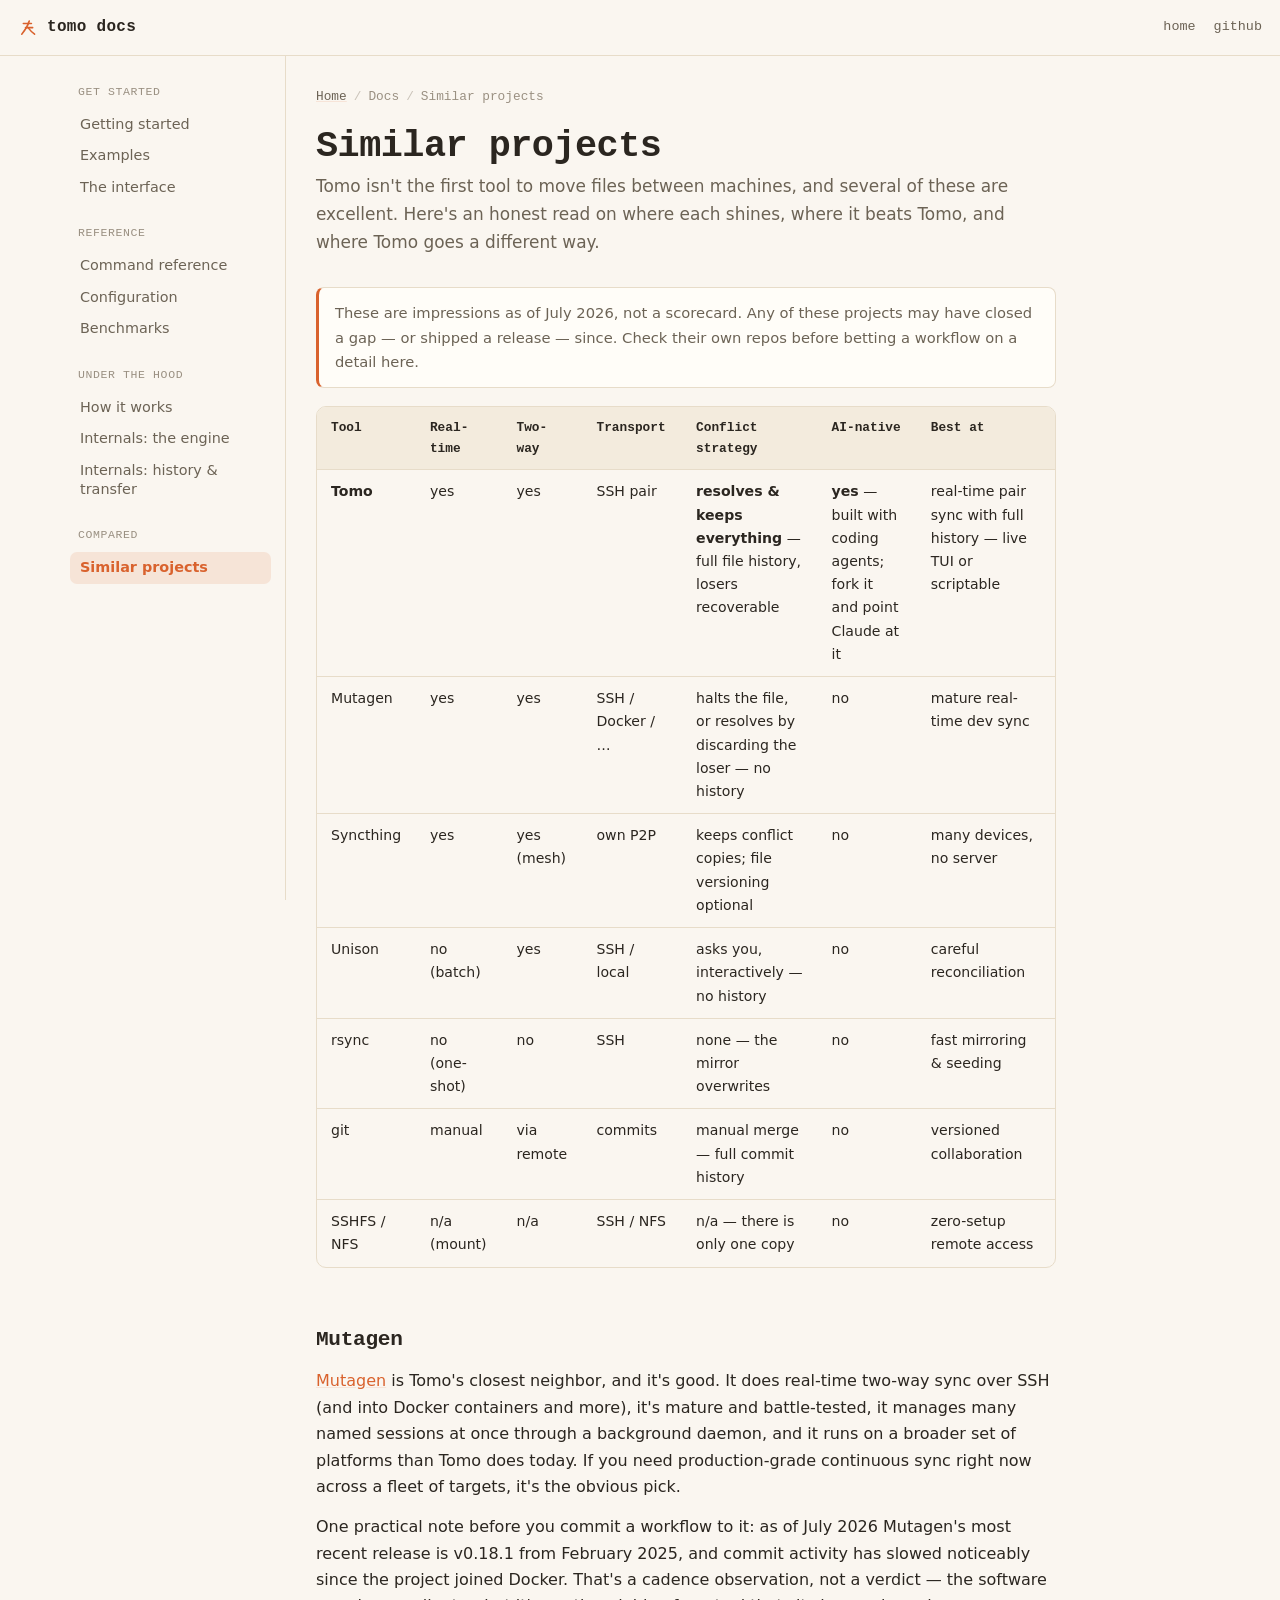
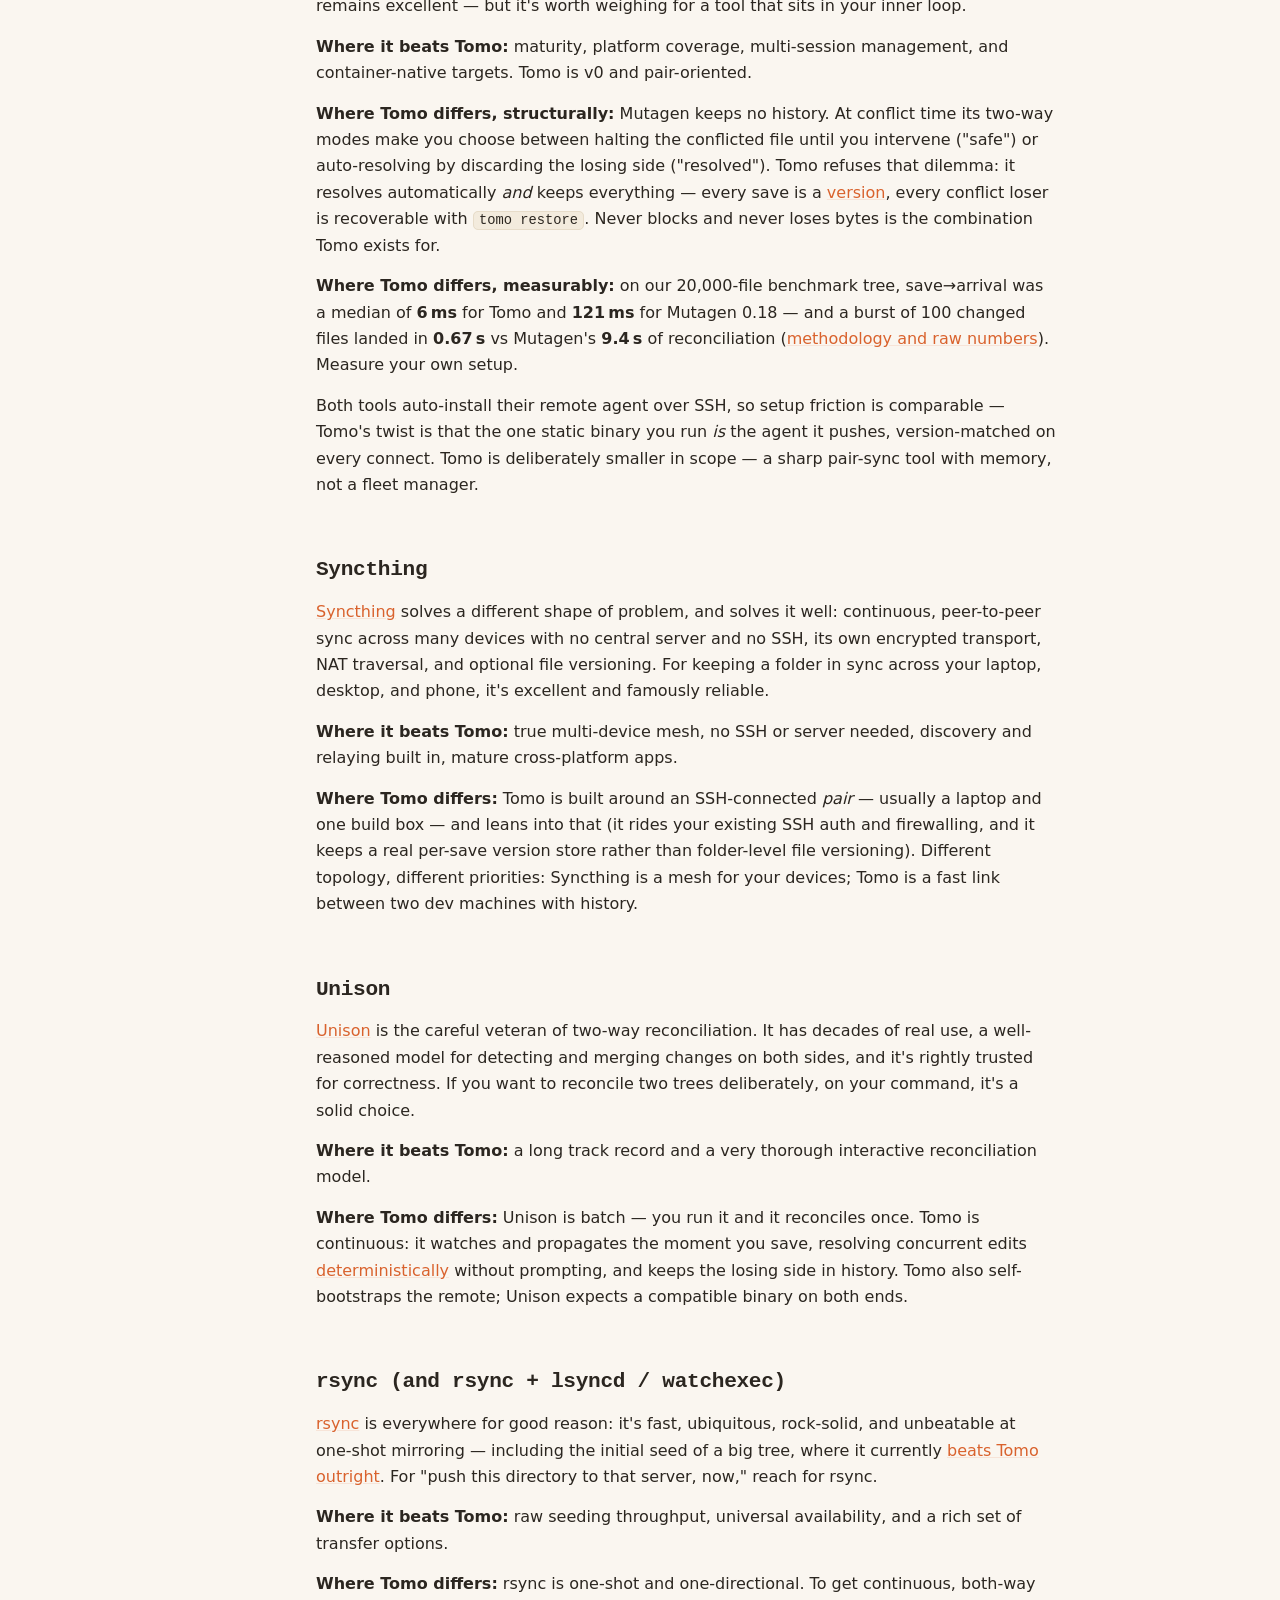
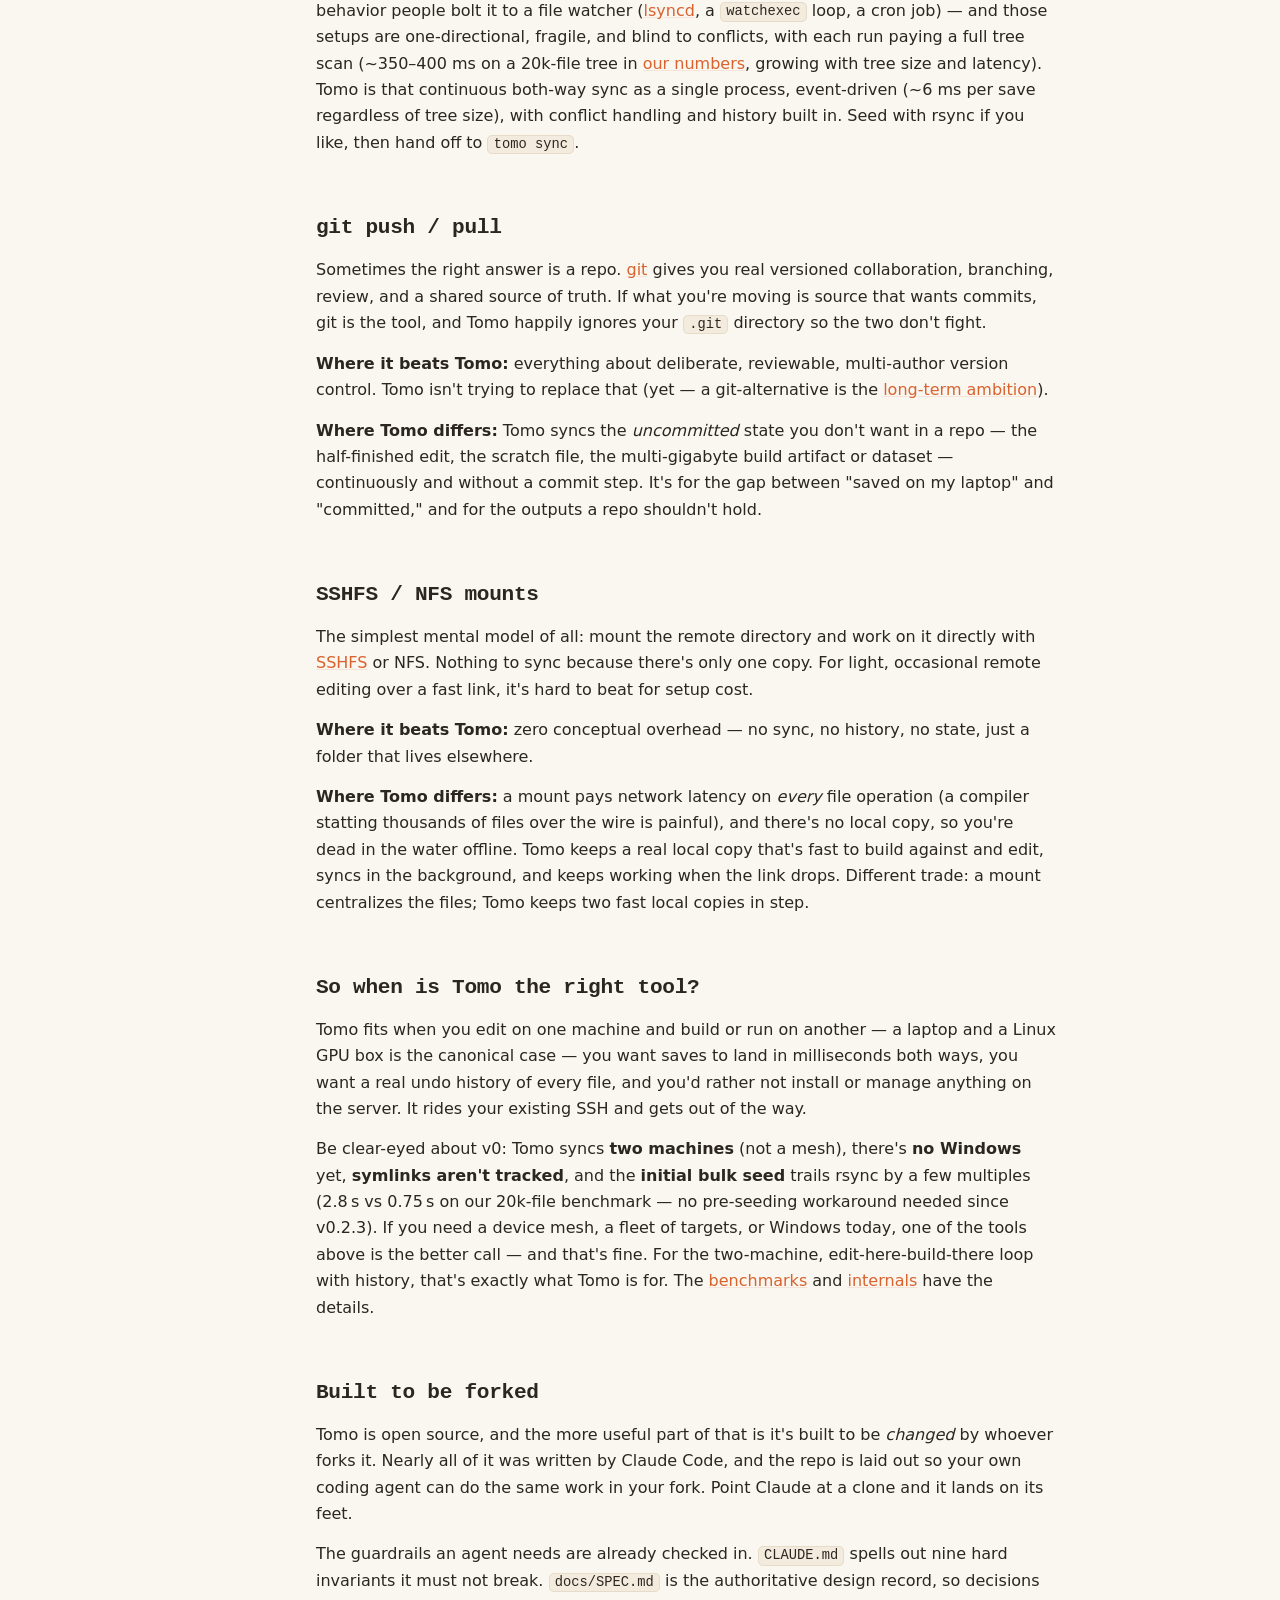
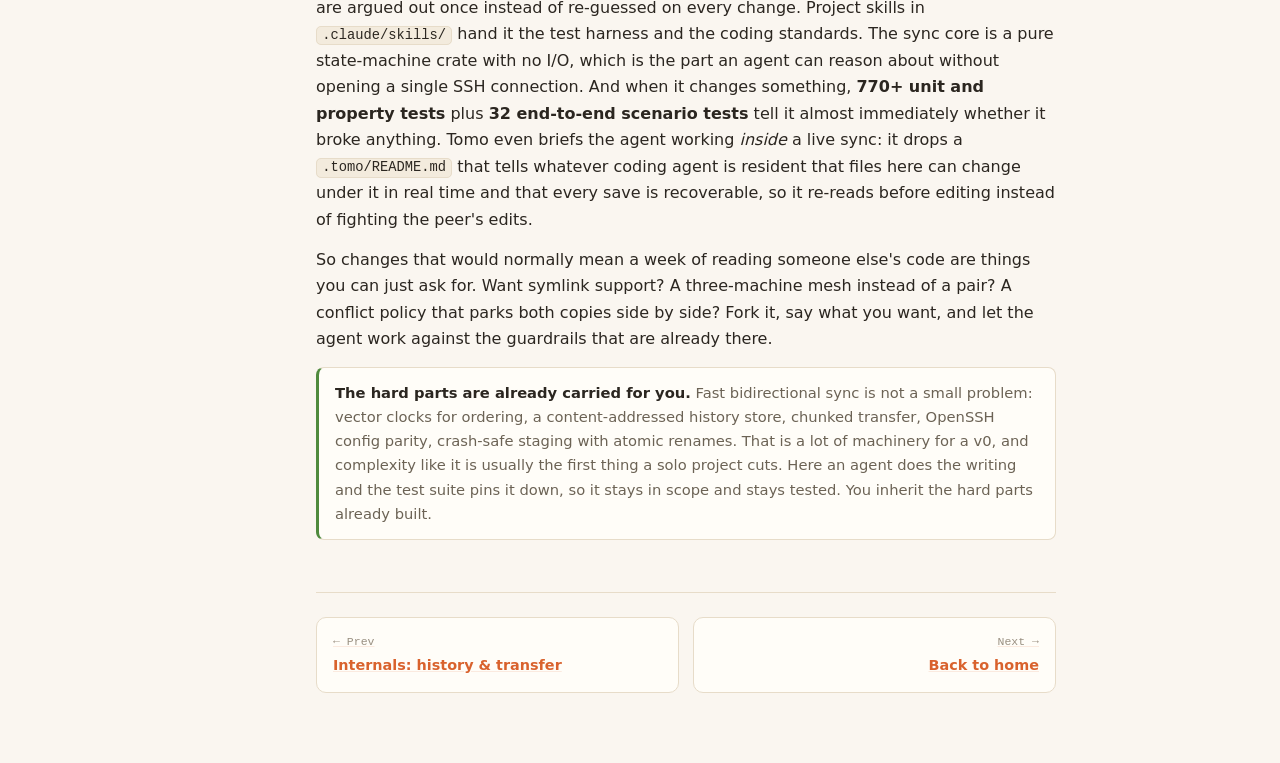
<file: site/docs/compared.html>
<!doctype html>
<html lang="en">
<head>
<meta charset="utf-8">
<meta name="viewport" content="width=device-width, initial-scale=1">
<title>Similar projects — Tomo docs</title>
<meta name="description" content="How Tomo compares to Mutagen, Syncthing, Unison, rsync, git, and SSHFS/NFS — honest strengths of each, where they beat Tomo, and where Tomo differs.">
<link rel="icon" href="data:image/svg+xml,%3Csvg%20xmlns='http://www.w3.org/2000/svg'%20viewBox='0%200%2064%2064'%3E%3Crect%20width='64'%20height='64'%20rx='14'%20fill='%23faf6f0'/%3E%3Cg%20fill='none'%20stroke='%23d9622d'%20stroke-width='5'%20stroke-linecap='round'%20stroke-linejoin='round'%3E%3Cpath%20d='M17%2021H43'/%3E%3Cpath%20d='M36%2013Q30%2034%2012%2055'/%3E%3Cpath%20d='M24%2034H47'/%3E%3Cpath%20d='M32%2034Q42%2047%2053%2055'/%3E%3C/g%3E%3C/svg%3E">
<link rel="stylesheet" href="docs.css">
</head>
<body>

<div class="topbar">
  <div style="display:flex;align-items:center;gap:12px">
    <button class="menu-btn" aria-label="Toggle navigation">Menu</button>
    <a class="brand" href="../index.html">
      <svg class="mark" width="20" height="20" viewBox="0 0 64 64" role="img" aria-label="tomo mark" fill="none" stroke="currentColor" stroke-width="5" stroke-linecap="round" stroke-linejoin="round"><path d="M17 21H43"/><path d="M36 13Q30 34 12 55"/><path d="M24 34H47"/><path d="M32 34Q42 47 53 55"/></svg>
      <span>tomo docs</span>
    </a>
  </div>
  <div class="top-right">
    <a href="../index.html">home</a>
    <a href="https://github.com/jakequist/tomo">github</a>
  </div>
</div>
<div class="backdrop"></div>

<div class="layout">
  <aside class="sidebar">
    <div class="sb-group">Get started</div>
    <a href="index.html">Getting started</a>
    <a href="examples.html">Examples</a>
    <a href="interface.html">The interface</a>
    <div class="sb-group">Reference</div>
    <a href="commands.html">Command reference</a>
    <a href="configuration.html">Configuration</a>
    <a href="benchmarks.html">Benchmarks</a>
    <div class="sb-group">Under the hood</div>
    <a href="how-it-works.html">How it works</a>
    <a href="internals-engine.html">Internals: the engine</a>
    <a href="internals-history.html">Internals: history &amp; transfer</a>
    <div class="sb-group">Compared</div>
    <a href="compared.html" class="active">Similar projects</a>
  </aside>

  <main class="content">
    <nav class="crumb"><a href="../index.html">Home</a><span class="sep">/</span>Docs<span class="sep">/</span>Similar projects</nav>

    <h1>Similar projects</h1>
    <p class="subtitle">Tomo isn't the first tool to move files between machines, and several of these are excellent. Here's an honest read on where each shines, where it beats Tomo, and where Tomo goes a different way.</p>

    <div class="note">These are impressions as of July 2026, not a scorecard. Any of these projects may have closed a gap — or shipped a release — since. Check their own repos before betting a workflow on a detail here.</div>

    <div class="table-wrap"><table>
      <thead><tr><th>Tool</th><th>Real-time</th><th>Two-way</th><th>Transport</th><th>Conflict strategy</th><th>AI-native</th><th>Best at</th></tr></thead>
      <tbody>
        <tr><td><b>Tomo</b></td><td>yes</td><td>yes</td><td>SSH pair</td><td><b>resolves &amp; keeps everything</b> &mdash; full file history, losers recoverable</td><td><b>yes</b> &mdash; built with coding agents; fork it and point Claude at it</td><td>real-time pair sync with full history &mdash; live TUI or scriptable</td></tr>
        <tr><td>Mutagen</td><td>yes</td><td>yes</td><td>SSH / Docker / …</td><td>halts the file, or resolves by discarding the loser &mdash; no history</td><td>no</td><td>mature real-time dev sync</td></tr>
        <tr><td>Syncthing</td><td>yes</td><td>yes (mesh)</td><td>own P2P</td><td>keeps conflict copies; file versioning optional</td><td>no</td><td>many devices, no server</td></tr>
        <tr><td>Unison</td><td>no (batch)</td><td>yes</td><td>SSH / local</td><td>asks you, interactively &mdash; no history</td><td>no</td><td>careful reconciliation</td></tr>
        <tr><td>rsync</td><td>no (one-shot)</td><td>no</td><td>SSH</td><td>none &mdash; the mirror overwrites</td><td>no</td><td>fast mirroring &amp; seeding</td></tr>
        <tr><td>git</td><td>manual</td><td>via remote</td><td>commits</td><td>manual merge &mdash; full commit history</td><td>no</td><td>versioned collaboration</td></tr>
        <tr><td>SSHFS / NFS</td><td>n/a (mount)</td><td>n/a</td><td>SSH / NFS</td><td>n/a &mdash; there is only one copy</td><td>no</td><td>zero-setup remote access</td></tr>
      </tbody>
    </table></div>

    <h2 id="mutagen">Mutagen <a class="anchor" href="#mutagen">#</a></h2>
    <p><a href="https://mutagen.io">Mutagen</a> is Tomo's closest neighbor, and it's good. It does real-time two-way sync over SSH (and into Docker containers and more), it's mature and battle-tested, it manages many named sessions at once through a background daemon, and it runs on a broader set of platforms than Tomo does today. If you need production-grade continuous sync right now across a fleet of targets, it's the obvious pick.</p>
    <p>One practical note before you commit a workflow to it: as of July 2026 Mutagen's most recent release is v0.18.1 from February 2025, and commit activity has slowed noticeably since the project joined Docker. That's a cadence observation, not a verdict &mdash; the software remains excellent &mdash; but it's worth weighing for a tool that sits in your inner loop.</p>
    <p><b>Where it beats Tomo:</b> maturity, platform coverage, multi-session management, and container-native targets. Tomo is v0 and pair-oriented.</p>
    <p><b>Where Tomo differs, structurally:</b> Mutagen keeps no history. At conflict time its two-way modes make you choose between halting the conflicted file until you intervene ("safe") or auto-resolving by discarding the losing side ("resolved"). Tomo refuses that dilemma: it resolves automatically <em>and</em> keeps everything — every save is a <a href="internals-history.html">version</a>, every conflict loser is recoverable with <code>tomo restore</code>. Never blocks and never loses bytes is the combination Tomo exists for.</p>
    <p><b>Where Tomo differs, measurably:</b> on our 20,000-file benchmark tree, save&#8594;arrival was a median of <b>6&thinsp;ms</b> for Tomo and <b>121&thinsp;ms</b> for Mutagen 0.18 &mdash; and a burst of 100 changed files landed in <b>0.67&thinsp;s</b> vs Mutagen's <b>9.4&thinsp;s</b> of reconciliation (<a href="benchmarks.html#mutagen">methodology and raw numbers</a>). Measure your own setup.</p>
    <p>Both tools auto-install their remote agent over SSH, so setup friction is comparable — Tomo's twist is that the one static binary you run <em>is</em> the agent it pushes, version-matched on every connect. Tomo is deliberately smaller in scope — a sharp pair-sync tool with memory, not a fleet manager.</p>

    <h2 id="syncthing">Syncthing <a class="anchor" href="#syncthing">#</a></h2>
    <p><a href="https://syncthing.net">Syncthing</a> solves a different shape of problem, and solves it well: continuous, peer-to-peer sync across many devices with no central server and no SSH, its own encrypted transport, NAT traversal, and optional file versioning. For keeping a folder in sync across your laptop, desktop, and phone, it's excellent and famously reliable.</p>
    <p><b>Where it beats Tomo:</b> true multi-device mesh, no SSH or server needed, discovery and relaying built in, mature cross-platform apps.</p>
    <p><b>Where Tomo differs:</b> Tomo is built around an SSH-connected <em>pair</em> — usually a laptop and one build box — and leans into that (it rides your existing SSH auth and firewalling, and it keeps a real per-save version store rather than folder-level file versioning). Different topology, different priorities: Syncthing is a mesh for your devices; Tomo is a fast link between two dev machines with history.</p>

    <h2 id="unison">Unison <a class="anchor" href="#unison">#</a></h2>
    <p><a href="https://github.com/bcpierce00/unison">Unison</a> is the careful veteran of two-way reconciliation. It has decades of real use, a well-reasoned model for detecting and merging changes on both sides, and it's rightly trusted for correctness. If you want to reconcile two trees deliberately, on your command, it's a solid choice.</p>
    <p><b>Where it beats Tomo:</b> a long track record and a very thorough interactive reconciliation model.</p>
    <p><b>Where Tomo differs:</b> Unison is batch — you run it and it reconciles once. Tomo is continuous: it watches and propagates the moment you save, resolving concurrent edits <a href="internals-engine.html#winner">deterministically</a> without prompting, and keeps the losing side in history. Tomo also self-bootstraps the remote; Unison expects a compatible binary on both ends.</p>

    <h2 id="rsync">rsync (and rsync + lsyncd / watchexec) <a class="anchor" href="#rsync">#</a></h2>
    <p><a href="https://rsync.samba.org">rsync</a> is everywhere for good reason: it's fast, ubiquitous, rock-solid, and unbeatable at one-shot mirroring — including the initial seed of a big tree, where it currently <a href="benchmarks.html#seed">beats Tomo outright</a>. For "push this directory to that server, now," reach for rsync.</p>
    <p><b>Where it beats Tomo:</b> raw seeding throughput, universal availability, and a rich set of transfer options.</p>
    <p><b>Where Tomo differs:</b> rsync is one-shot and one-directional. To get continuous, both-way behavior people bolt it to a file watcher (<a href="https://github.com/lsyncd/lsyncd">lsyncd</a>, a <code>watchexec</code> loop, a cron job) — and those setups are one-directional, fragile, and blind to conflicts, with each run paying a full tree scan (~350–400&nbsp;ms on a 20k-file tree in <a href="benchmarks.html">our numbers</a>, growing with tree size and latency). Tomo is that continuous both-way sync as a single process, event-driven (~6&nbsp;ms per save regardless of tree size), with conflict handling and history built in. Seed with rsync if you like, then hand off to <code>tomo sync</code>.</p>

    <h2 id="git">git push / pull <a class="anchor" href="#git">#</a></h2>
    <p>Sometimes the right answer is a repo. <a href="https://git-scm.com">git</a> gives you real versioned collaboration, branching, review, and a shared source of truth. If what you're moving is source that wants commits, git is the tool, and Tomo happily ignores your <code>.git</code> directory so the two don't fight.</p>
    <p><b>Where it beats Tomo:</b> everything about deliberate, reviewable, multi-author version control. Tomo isn't trying to replace that (yet — a git-alternative is the <a href="internals-history.html#crash">long-term ambition</a>).</p>
    <p><b>Where Tomo differs:</b> Tomo syncs the <em>uncommitted</em> state you don't want in a repo — the half-finished edit, the scratch file, the multi-gigabyte build artifact or dataset — continuously and without a commit step. It's for the gap between "saved on my laptop" and "committed," and for the outputs a repo shouldn't hold.</p>

    <h2 id="mounts">SSHFS / NFS mounts <a class="anchor" href="#mounts">#</a></h2>
    <p>The simplest mental model of all: mount the remote directory and work on it directly with <a href="https://github.com/libfuse/sshfs">SSHFS</a> or NFS. Nothing to sync because there's only one copy. For light, occasional remote editing over a fast link, it's hard to beat for setup cost.</p>
    <p><b>Where it beats Tomo:</b> zero conceptual overhead — no sync, no history, no state, just a folder that lives elsewhere.</p>
    <p><b>Where Tomo differs:</b> a mount pays network latency on <em>every</em> file operation (a compiler statting thousands of files over the wire is painful), and there's no local copy, so you're dead in the water offline. Tomo keeps a real local copy that's fast to build against and edit, syncs in the background, and keeps working when the link drops. Different trade: a mount centralizes the files; Tomo keeps two fast local copies in step.</p>

    <h2 id="when">So when is Tomo the right tool? <a class="anchor" href="#when">#</a></h2>
    <p>Tomo fits when you edit on one machine and build or run on another — a laptop and a Linux GPU box is the canonical case — you want saves to land in milliseconds both ways, you want a real undo history of every file, and you'd rather not install or manage anything on the server. It rides your existing SSH and gets out of the way.</p>
    <p>Be clear-eyed about v0: Tomo syncs <b>two machines</b> (not a mesh), there's <b>no Windows</b> yet, <b>symlinks aren't tracked</b>, and the <b>initial bulk seed</b> trails rsync by a few multiples (2.8&thinsp;s vs 0.75&thinsp;s on our 20k-file benchmark &mdash; no pre-seeding workaround needed since v0.2.3). If you need a device mesh, a fleet of targets, or Windows today, one of the tools above is the better call — and that's fine. For the two-machine, edit-here-build-there loop with history, that's exactly what Tomo is for. The <a href="benchmarks.html">benchmarks</a> and <a href="how-it-works.html">internals</a> have the details.</p>

    <h2 id="ai-native">Built to be forked <a class="anchor" href="#ai-native">#</a></h2>
    <p>Tomo is open source, and the more useful part of that is it's built to be <em>changed</em> by whoever forks it. Nearly all of it was written by Claude Code, and the repo is laid out so your own coding agent can do the same work in your fork. Point Claude at a clone and it lands on its feet.</p>
    <p>The guardrails an agent needs are already checked in. <code>CLAUDE.md</code> spells out nine hard invariants it must not break. <code>docs/SPEC.md</code> is the authoritative design record, so decisions are argued out once instead of re-guessed on every change. Project skills in <code>.claude/skills/</code> hand it the test harness and the coding standards. The sync core is a pure state-machine crate with no I/O, which is the part an agent can reason about without opening a single SSH connection. And when it changes something, <b>770+ unit and property tests</b> plus <b>32 end-to-end scenario tests</b> tell it almost immediately whether it broke anything. Tomo even briefs the agent working <em>inside</em> a live sync: it drops a <code>.tomo/README.md</code> that tells whatever coding agent is resident that files here can change under it in real time and that every save is recoverable, so it re-reads before editing instead of fighting the peer's edits.</p>
    <p>So changes that would normally mean a week of reading someone else's code are things you can just ask for. Want symlink support? A three-machine mesh instead of a pair? A conflict policy that parks both copies side by side? Fork it, say what you want, and let the agent work against the guardrails that are already there.</p>
    <div class="tip"><b>The hard parts are already carried for you.</b> Fast bidirectional sync is not a small problem: vector clocks for ordering, a content-addressed history store, chunked transfer, OpenSSH config parity, crash-safe staging with atomic renames. That is a lot of machinery for a v0, and complexity like it is usually the first thing a solo project cuts. Here an agent does the writing and the test suite pins it down, so it stays in scope and stays tested. You inherit the hard parts already built.</div>

    <div class="pagenav">
      <a class="prev" href="internals-history.html"><span class="dir">← Prev</span><span class="ttl">Internals: history &amp; transfer</span></a>
      <a class="next" href="../index.html"><span class="dir">Next →</span><span class="ttl">Back to home</span></a>
    </div>
  </main>
</div>

<script src="docs.js"></script>
</body>
</html>
</file>
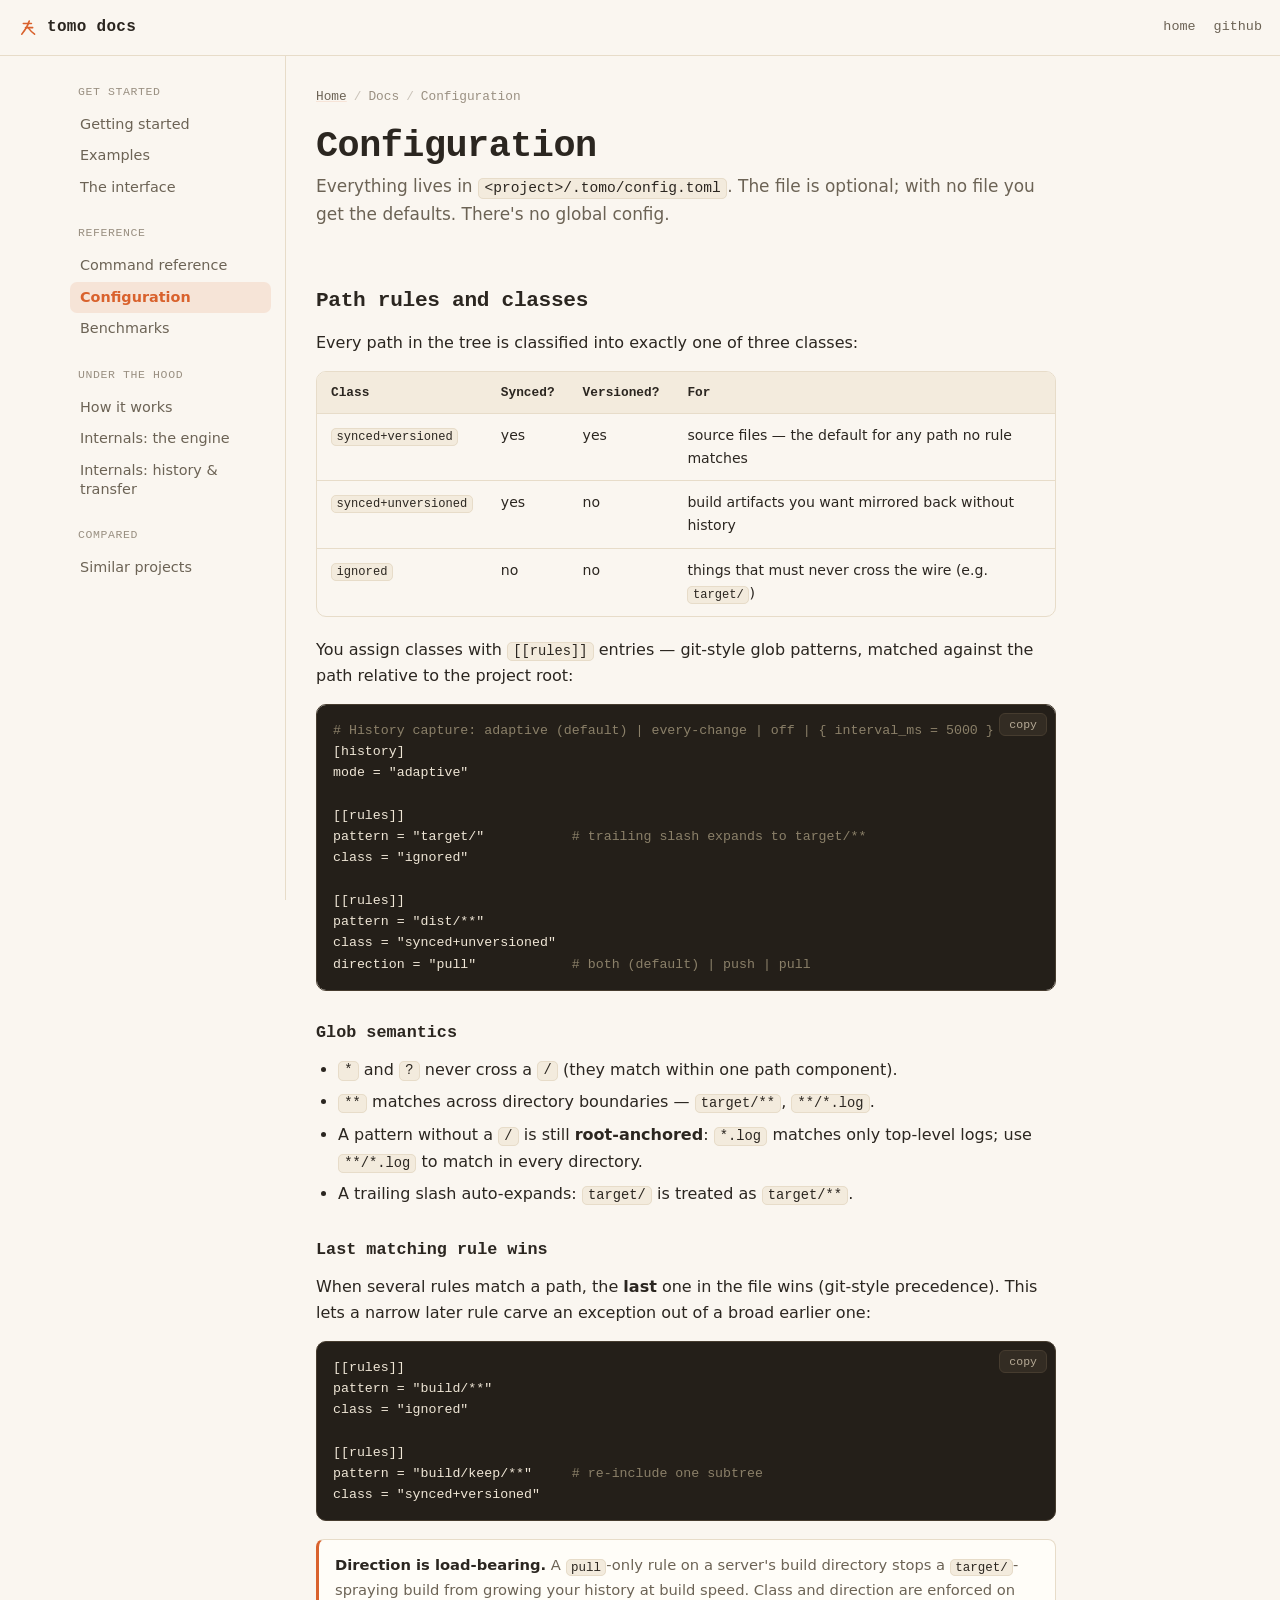
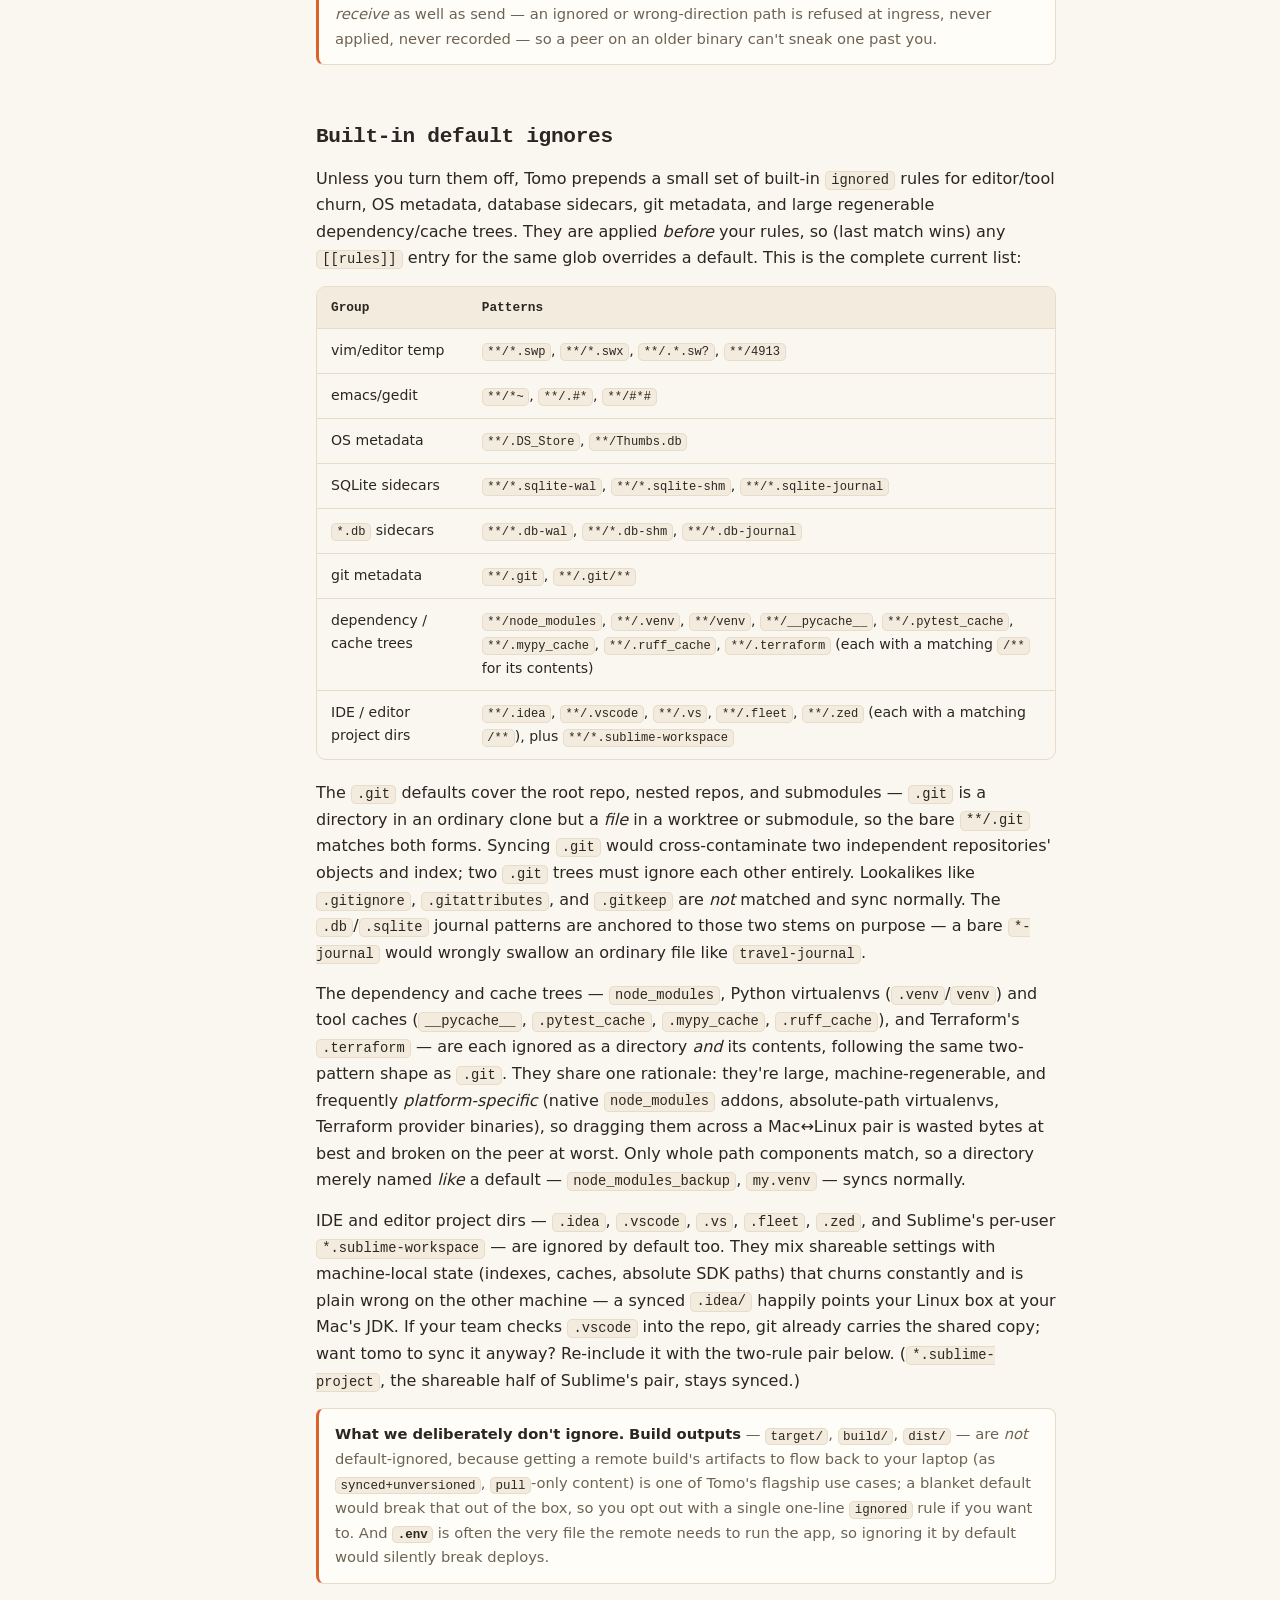
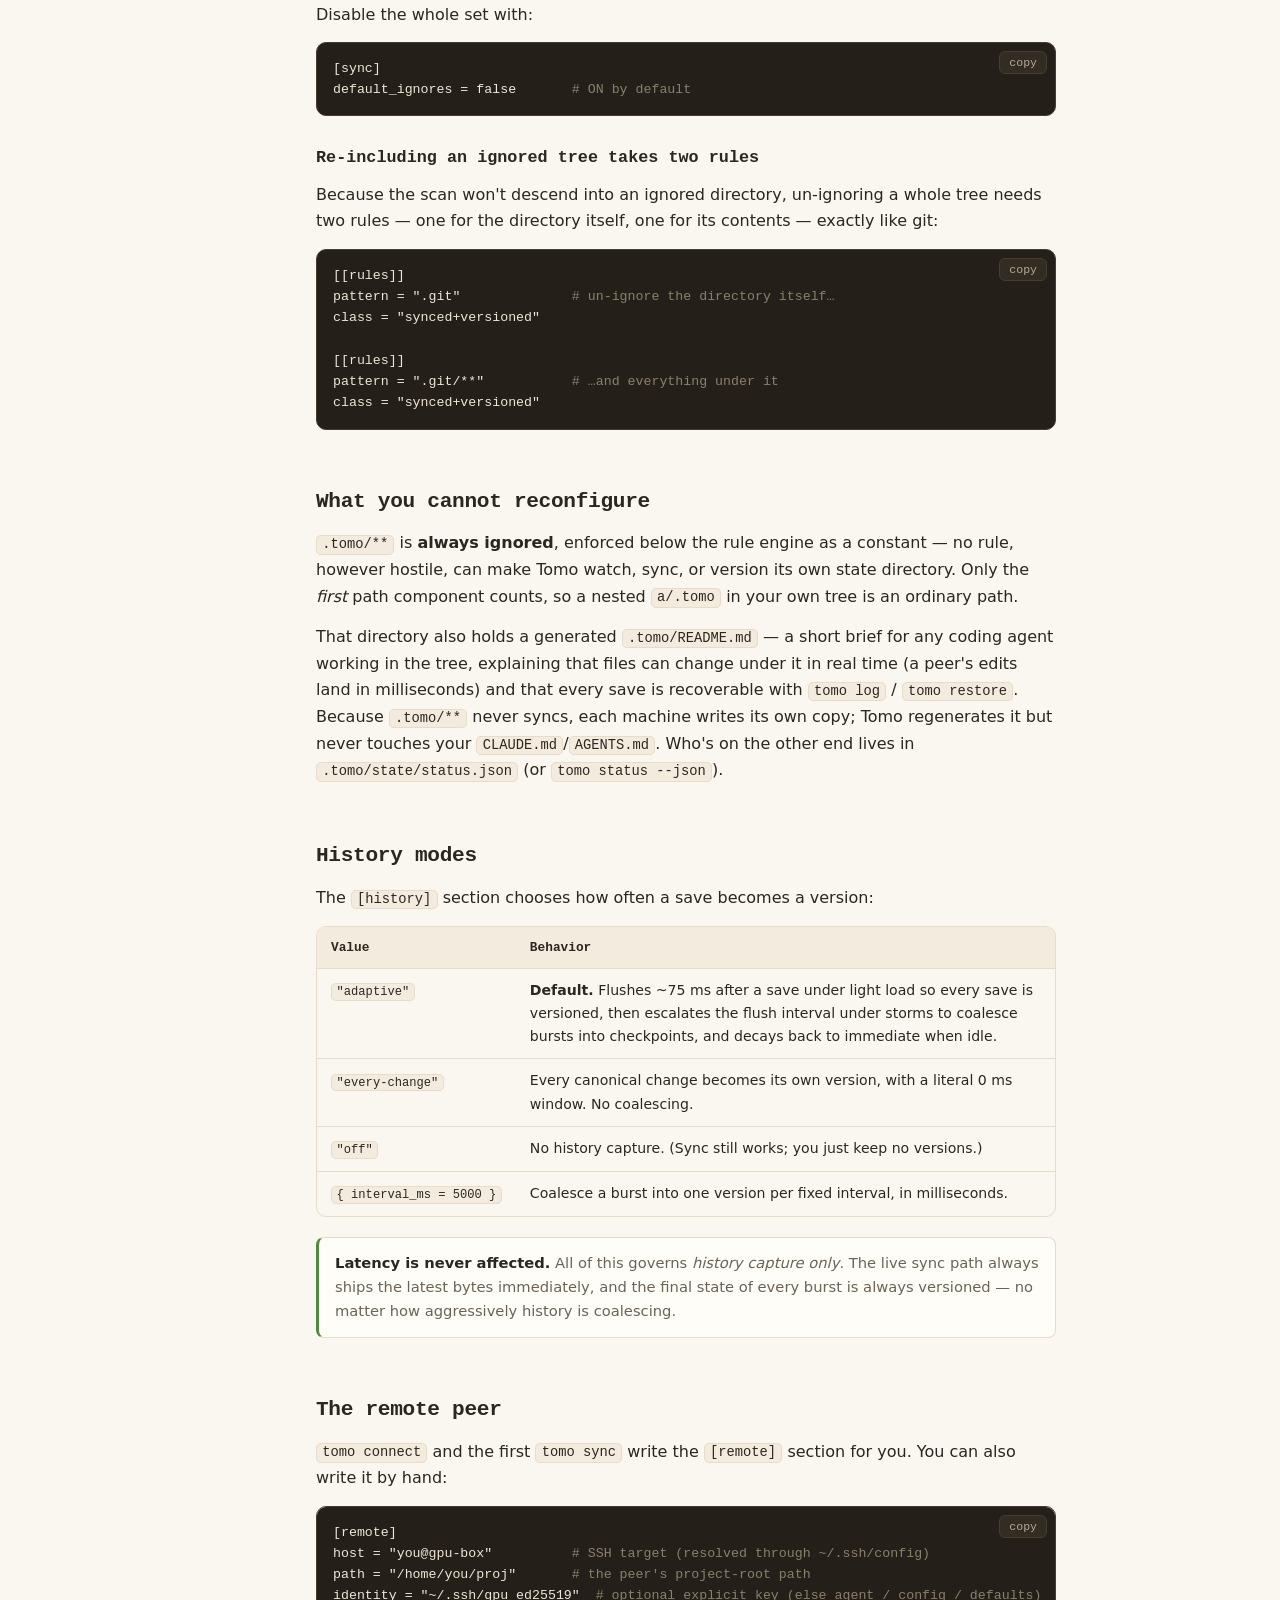
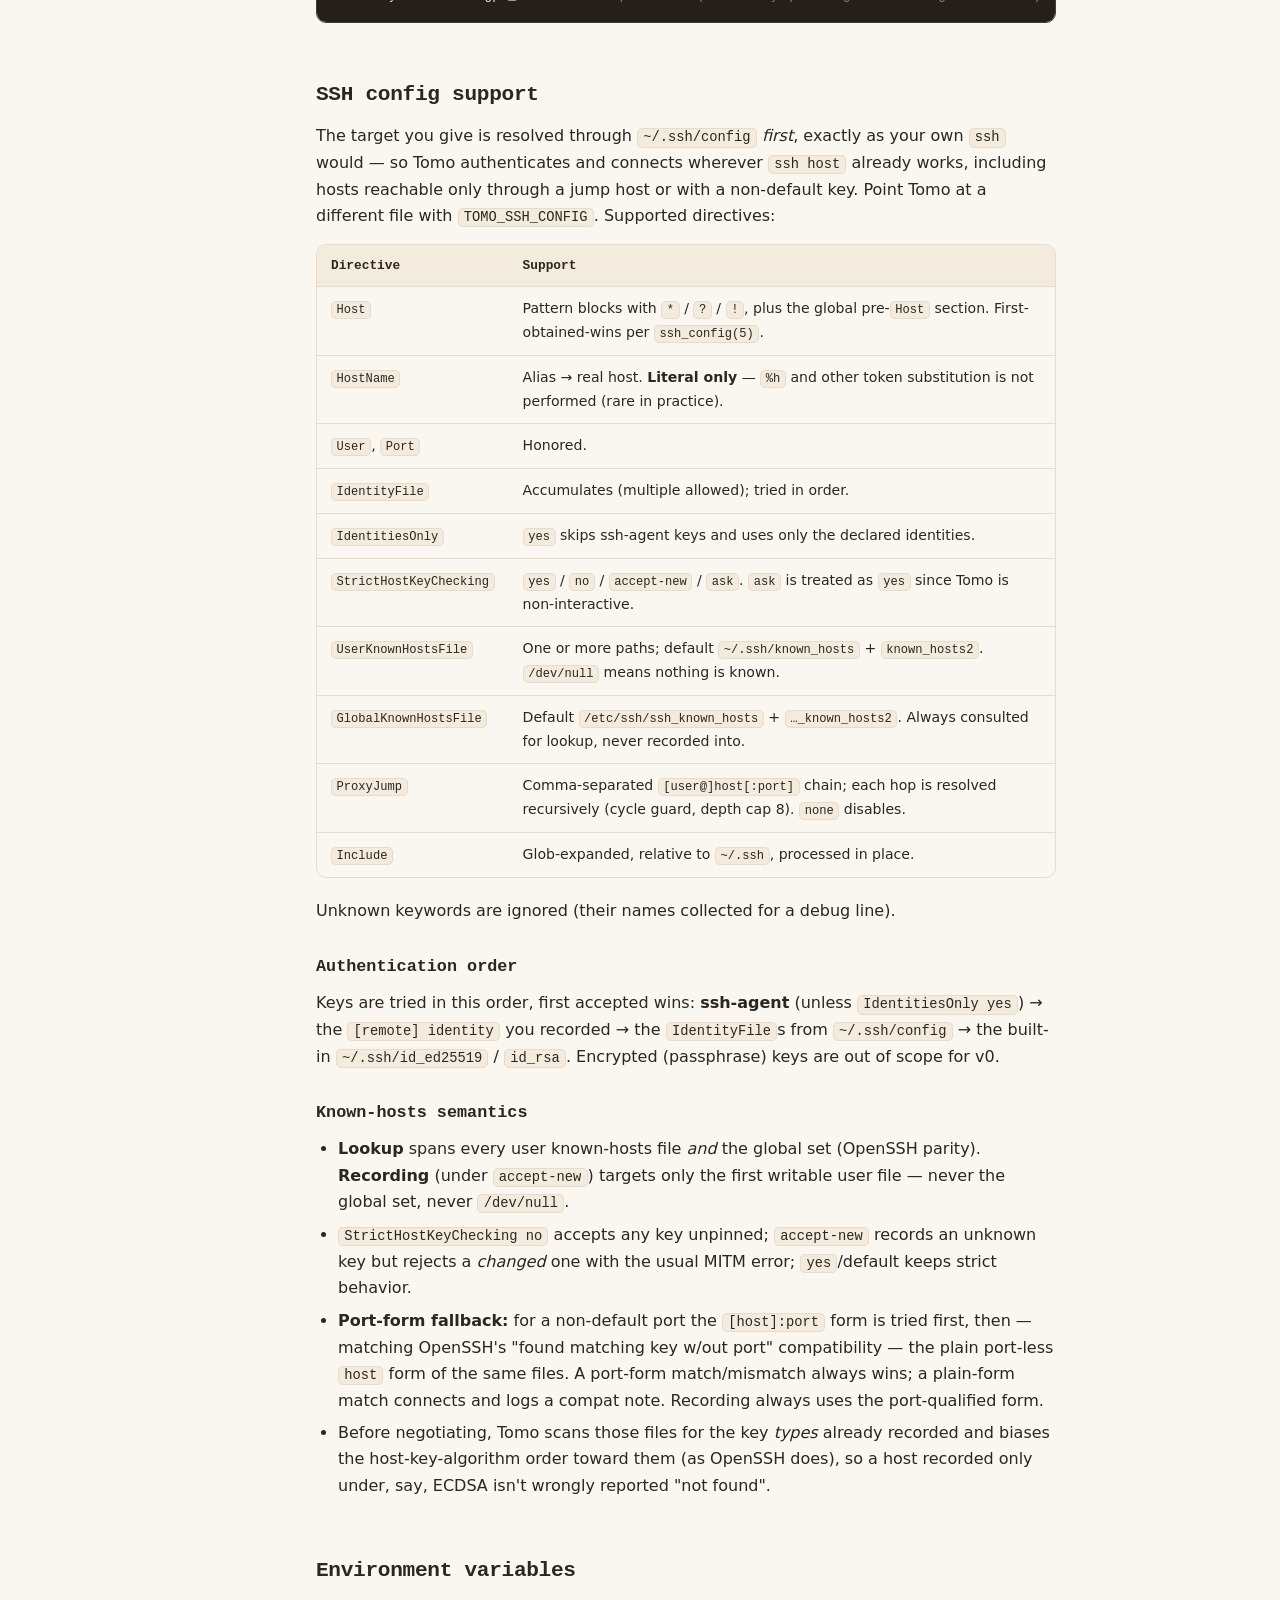
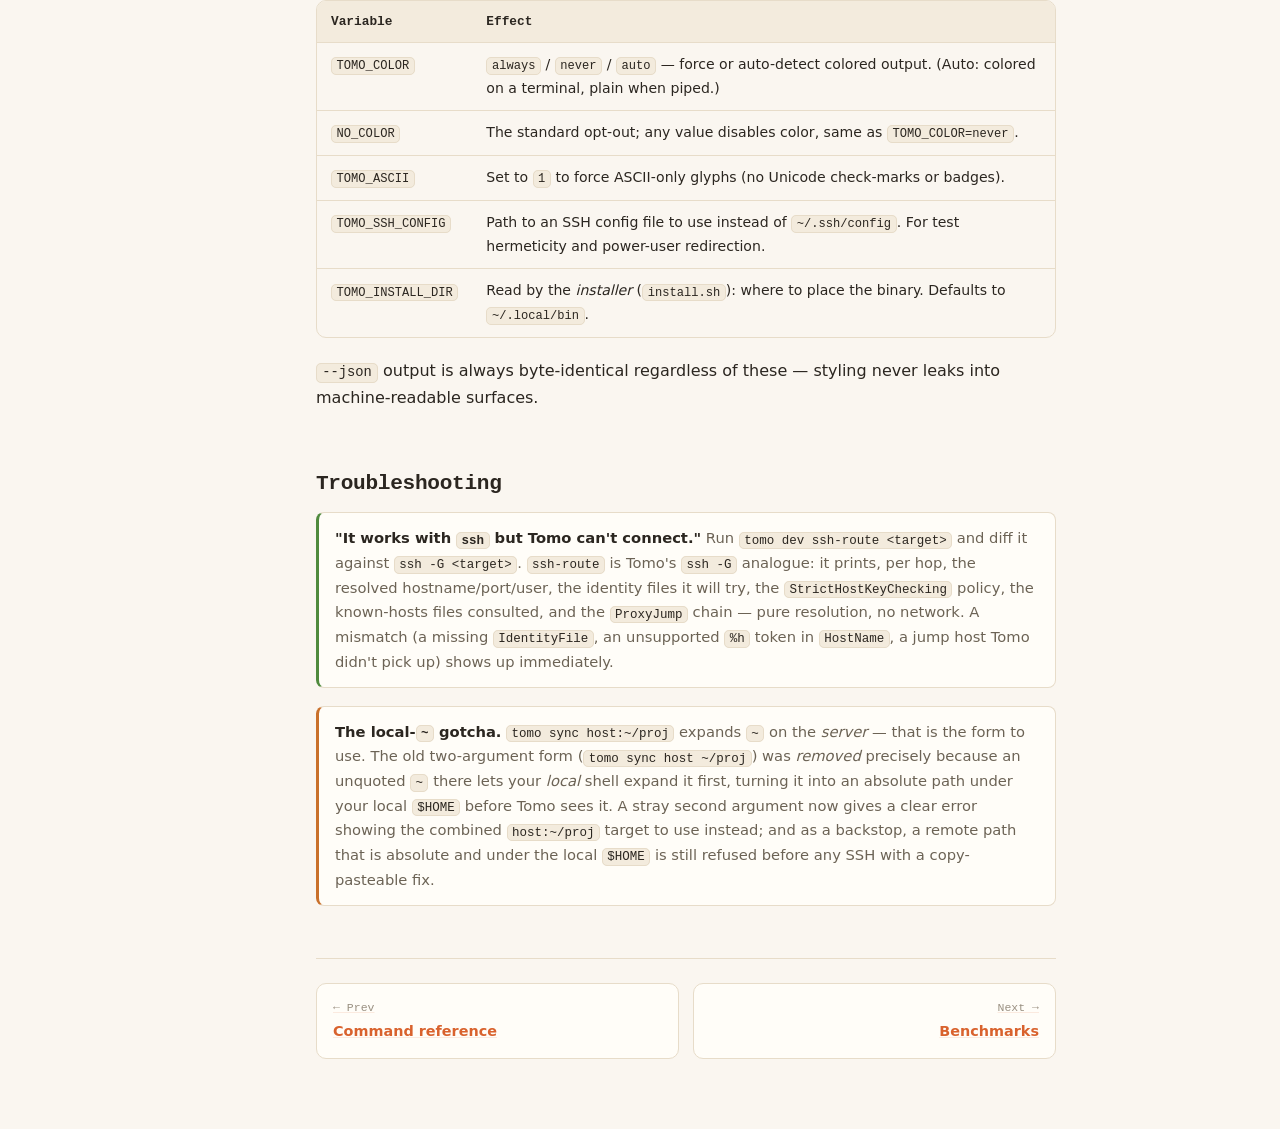
<file: site/docs/configuration.html>
<!doctype html>
<html lang="en">
<head>
<meta charset="utf-8">
<meta name="viewport" content="width=device-width, initial-scale=1">
<title>Configuration — Tomo docs</title>
<meta name="description" content="The .tomo/config.toml reference: path rules and classes, history modes, default ignores, the remote peer, SSH config support, and environment variables.">
<link rel="icon" href="data:image/svg+xml,%3Csvg%20xmlns='http://www.w3.org/2000/svg'%20viewBox='0%200%2064%2064'%3E%3Crect%20width='64'%20height='64'%20rx='14'%20fill='%23faf6f0'/%3E%3Cg%20fill='none'%20stroke='%23d9622d'%20stroke-width='5'%20stroke-linecap='round'%20stroke-linejoin='round'%3E%3Cpath%20d='M17%2021H43'/%3E%3Cpath%20d='M36%2013Q30%2034%2012%2055'/%3E%3Cpath%20d='M24%2034H47'/%3E%3Cpath%20d='M32%2034Q42%2047%2053%2055'/%3E%3C/g%3E%3C/svg%3E">
<link rel="stylesheet" href="docs.css">
</head>
<body>

<div class="topbar">
  <div style="display:flex;align-items:center;gap:12px">
    <button class="menu-btn" aria-label="Toggle navigation">Menu</button>
    <a class="brand" href="../index.html">
      <svg class="mark" width="20" height="20" viewBox="0 0 64 64" role="img" aria-label="tomo mark" fill="none" stroke="currentColor" stroke-width="5" stroke-linecap="round" stroke-linejoin="round"><path d="M17 21H43"/><path d="M36 13Q30 34 12 55"/><path d="M24 34H47"/><path d="M32 34Q42 47 53 55"/></svg>
      <span>tomo docs</span>
    </a>
  </div>
  <div class="top-right">
    <a href="../index.html">home</a>
    <a href="https://github.com/jakequist/tomo">github</a>
  </div>
</div>
<div class="backdrop"></div>

<div class="layout">
  <aside class="sidebar">
    <div class="sb-group">Get started</div>
    <a href="index.html">Getting started</a>
    <a href="examples.html">Examples</a>
    <a href="interface.html">The interface</a>
    <div class="sb-group">Reference</div>
    <a href="commands.html">Command reference</a>
    <a href="configuration.html" class="active">Configuration</a>
    <a href="benchmarks.html">Benchmarks</a>
    <div class="sb-group">Under the hood</div>
    <a href="how-it-works.html">How it works</a>
    <a href="internals-engine.html">Internals: the engine</a>
    <a href="internals-history.html">Internals: history &amp; transfer</a>
    <div class="sb-group">Compared</div>
    <a href="compared.html">Similar projects</a>
  </aside>

  <main class="content">
    <nav class="crumb"><a href="../index.html">Home</a><span class="sep">/</span>Docs<span class="sep">/</span>Configuration</nav>

    <h1>Configuration</h1>
    <p class="subtitle">Everything lives in <code>&lt;project&gt;/.tomo/config.toml</code>. The file is optional; with no file you get the defaults. There's no global config.</p>

    <h2 id="rules">Path rules and classes <a class="anchor" href="#rules">#</a></h2>
    <p>Every path in the tree is classified into exactly one of three classes:</p>
    <div class="table-wrap"><table>
      <thead><tr><th>Class</th><th>Synced?</th><th>Versioned?</th><th>For</th></tr></thead>
      <tbody>
        <tr><td><code>synced+versioned</code></td><td>yes</td><td>yes</td><td>source files — the default for any path no rule matches</td></tr>
        <tr><td><code>synced+unversioned</code></td><td>yes</td><td>no</td><td>build artifacts you want mirrored back without history</td></tr>
        <tr><td><code>ignored</code></td><td>no</td><td>no</td><td>things that must never cross the wire (e.g. <code>target/</code>)</td></tr>
      </tbody>
    </table></div>
    <p>You assign classes with <code>[[rules]]</code> entries — git-style glob patterns, matched against the path relative to the project root:</p>
    <div class="code cmd"><button class="copy">copy</button><pre><span class="c"># History capture: adaptive (default) | every-change | off | { interval_ms = 5000 }</span>
[history]
mode = "adaptive"

[[rules]]
pattern = "target/"           <span class="c"># trailing slash expands to target/**</span>
class = "ignored"

[[rules]]
pattern = "dist/**"
class = "synced+unversioned"
direction = "pull"            <span class="c"># both (default) | push | pull</span></pre></div>

    <h3 id="glob">Glob semantics <a class="anchor" href="#glob">#</a></h3>
    <ul>
      <li><code>*</code> and <code>?</code> never cross a <code>/</code> (they match within one path component).</li>
      <li><code>**</code> matches across directory boundaries — <code>target/**</code>, <code>**/*.log</code>.</li>
      <li>A pattern without a <code>/</code> is still <b>root-anchored</b>: <code>*.log</code> matches only top-level logs; use <code>**/*.log</code> to match in every directory.</li>
      <li>A trailing slash auto-expands: <code>target/</code> is treated as <code>target/**</code>.</li>
    </ul>

    <h3 id="precedence">Last matching rule wins <a class="anchor" href="#precedence">#</a></h3>
    <p>When several rules match a path, the <b>last</b> one in the file wins (git-style precedence). This lets a narrow later rule carve an exception out of a broad earlier one:</p>
    <div class="code cmd"><button class="copy">copy</button><pre>[[rules]]
pattern = "build/**"
class = "ignored"

[[rules]]
pattern = "build/keep/**"     <span class="c"># re-include one subtree</span>
class = "synced+versioned"</pre></div>

    <div class="note"><b>Direction is load-bearing.</b> A <code>pull</code>-only rule on a server's build directory stops a <code>target/</code>-spraying build from growing your history at build speed. Class and direction are enforced on <em>receive</em> as well as send — an ignored or wrong-direction path is refused at ingress, never applied, never recorded — so a peer on an older binary can't sneak one past you.</div>

    <h2 id="default-ignores">Built-in default ignores <a class="anchor" href="#default-ignores">#</a></h2>
    <p>Unless you turn them off, Tomo prepends a small set of built-in <code>ignored</code> rules for editor/tool churn, OS metadata, database sidecars, git metadata, and large regenerable dependency/cache trees. They are applied <em>before</em> your rules, so (last match wins) any <code>[[rules]]</code> entry for the same glob overrides a default. This is the complete current list:</p>
    <div class="table-wrap"><table>
      <thead><tr><th>Group</th><th>Patterns</th></tr></thead>
      <tbody>
        <tr><td>vim/editor temp</td><td><code>**/*.swp</code>, <code>**/*.swx</code>, <code>**/.*.sw?</code>, <code>**/4913</code></td></tr>
        <tr><td>emacs/gedit</td><td><code>**/*~</code>, <code>**/.#*</code>, <code>**/#*#</code></td></tr>
        <tr><td>OS metadata</td><td><code>**/.DS_Store</code>, <code>**/Thumbs.db</code></td></tr>
        <tr><td>SQLite sidecars</td><td><code>**/*.sqlite-wal</code>, <code>**/*.sqlite-shm</code>, <code>**/*.sqlite-journal</code></td></tr>
        <tr><td><code>*.db</code> sidecars</td><td><code>**/*.db-wal</code>, <code>**/*.db-shm</code>, <code>**/*.db-journal</code></td></tr>
        <tr><td>git metadata</td><td><code>**/.git</code>, <code>**/.git/**</code></td></tr>
        <tr><td>dependency / cache trees</td><td><code>**/node_modules</code>, <code>**/.venv</code>, <code>**/venv</code>, <code>**/__pycache__</code>, <code>**/.pytest_cache</code>, <code>**/.mypy_cache</code>, <code>**/.ruff_cache</code>, <code>**/.terraform</code> (each with a matching <code>/**</code> for its contents)</td></tr>
        <tr><td>IDE / editor project dirs</td><td><code>**/.idea</code>, <code>**/.vscode</code>, <code>**/.vs</code>, <code>**/.fleet</code>, <code>**/.zed</code> (each with a matching <code>/**</code>), plus <code>**/*.sublime-workspace</code></td></tr>
      </tbody>
    </table></div>
    <p>The <code>.git</code> defaults cover the root repo, nested repos, and submodules — <code>.git</code> is a directory in an ordinary clone but a <em>file</em> in a worktree or submodule, so the bare <code>**/.git</code> matches both forms. Syncing <code>.git</code> would cross-contaminate two independent repositories' objects and index; two <code>.git</code> trees must ignore each other entirely. Lookalikes like <code>.gitignore</code>, <code>.gitattributes</code>, and <code>.gitkeep</code> are <em>not</em> matched and sync normally. The <code>.db</code>/<code>.sqlite</code> journal patterns are anchored to those two stems on purpose — a bare <code>*-journal</code> would wrongly swallow an ordinary file like <code>travel-journal</code>.</p>
    <p>The dependency and cache trees — <code>node_modules</code>, Python virtualenvs (<code>.venv</code>/<code>venv</code>) and tool caches (<code>__pycache__</code>, <code>.pytest_cache</code>, <code>.mypy_cache</code>, <code>.ruff_cache</code>), and Terraform's <code>.terraform</code> — are each ignored as a directory <em>and</em> its contents, following the same two-pattern shape as <code>.git</code>. They share one rationale: they're large, machine-regenerable, and frequently <em>platform-specific</em> (native <code>node_modules</code> addons, absolute-path virtualenvs, Terraform provider binaries), so dragging them across a Mac&#8596;Linux pair is wasted bytes at best and broken on the peer at worst. Only whole path components match, so a directory merely named <em>like</em> a default — <code>node_modules_backup</code>, <code>my.venv</code> — syncs normally.</p>
    <p>IDE and editor project dirs — <code>.idea</code>, <code>.vscode</code>, <code>.vs</code>, <code>.fleet</code>, <code>.zed</code>, and Sublime's per-user <code>*.sublime-workspace</code> — are ignored by default too. They mix shareable settings with machine-local state (indexes, caches, absolute SDK paths) that churns constantly and is plain wrong on the other machine — a synced <code>.idea/</code> happily points your Linux box at your Mac's JDK. If your team checks <code>.vscode</code> into the repo, git already carries the shared copy; want tomo to sync it anyway? Re-include it with the two-rule pair below. (<code>*.sublime-project</code>, the shareable half of Sublime's pair, stays synced.)</p>
    <div class="note"><b>What we deliberately don't ignore.</b> <b>Build outputs</b> — <code>target/</code>, <code>build/</code>, <code>dist/</code> — are <em>not</em> default-ignored, because getting a remote build's artifacts to flow back to your laptop (as <code>synced+unversioned</code>, <code>pull</code>-only content) is one of Tomo's flagship use cases; a blanket default would break that out of the box, so you opt out with a single one-line <code>ignored</code> rule if you want to. And <b><code>.env</code></b> is often the very file the remote needs to run the app, so ignoring it by default would silently break deploys.</div>
    <p>Disable the whole set with:</p>
    <div class="code cmd"><button class="copy">copy</button><pre>[sync]
default_ignores = false       <span class="c"># ON by default</span></pre></div>

    <h3 id="reinclude">Re-including an ignored tree takes two rules <a class="anchor" href="#reinclude">#</a></h3>
    <p>Because the scan won't descend into an ignored directory, un-ignoring a whole tree needs two rules — one for the directory itself, one for its contents — exactly like git:</p>
    <div class="code cmd"><button class="copy">copy</button><pre>[[rules]]
pattern = ".git"              <span class="c"># un-ignore the directory itself…</span>
class = "synced+versioned"

[[rules]]
pattern = ".git/**"           <span class="c"># …and everything under it</span>
class = "synced+versioned"</pre></div>

    <h2 id="tomo-supremacy">What you cannot reconfigure <a class="anchor" href="#tomo-supremacy">#</a></h2>
    <p><code>.tomo/**</code> is <b>always ignored</b>, enforced below the rule engine as a constant — no rule, however hostile, can make Tomo watch, sync, or version its own state directory. Only the <em>first</em> path component counts, so a nested <code>a/.tomo</code> in your own tree is an ordinary path.</p>
    <p>That directory also holds a generated <code>.tomo/README.md</code> — a short brief for any coding agent working in the tree, explaining that files can change under it in real time (a peer's edits land in milliseconds) and that every save is recoverable with <code>tomo log</code> / <code>tomo restore</code>. Because <code>.tomo/**</code> never syncs, each machine writes its own copy; Tomo regenerates it but never touches your <code>CLAUDE.md</code>/<code>AGENTS.md</code>. Who's on the other end lives in <code>.tomo/state/status.json</code> (or <code>tomo status --json</code>).</p>

    <h2 id="history">History modes <a class="anchor" href="#history">#</a></h2>
    <p>The <code>[history]</code> section chooses how often a save becomes a version:</p>
    <div class="table-wrap"><table>
      <thead><tr><th>Value</th><th>Behavior</th></tr></thead>
      <tbody>
        <tr><td><code>"adaptive"</code></td><td><b>Default.</b> Flushes ~75 ms after a save under light load so every save is versioned, then escalates the flush interval under storms to coalesce bursts into checkpoints, and decays back to immediate when idle.</td></tr>
        <tr><td><code>"every-change"</code></td><td>Every canonical change becomes its own version, with a literal 0 ms window. No coalescing.</td></tr>
        <tr><td><code>"off"</code></td><td>No history capture. (Sync still works; you just keep no versions.)</td></tr>
        <tr><td><code>{ interval_ms = 5000 }</code></td><td>Coalesce a burst into one version per fixed interval, in milliseconds.</td></tr>
      </tbody>
    </table></div>
    <div class="tip"><b>Latency is never affected.</b> All of this governs <em>history capture only</em>. The live sync path always ships the latest bytes immediately, and the final state of every burst is always versioned — no matter how aggressively history is coalescing.</div>

    <h2 id="remote">The remote peer <a class="anchor" href="#remote">#</a></h2>
    <p><code>tomo connect</code> and the first <code>tomo sync</code> write the <code>[remote]</code> section for you. You can also write it by hand:</p>
    <div class="code cmd"><button class="copy">copy</button><pre>[remote]
host = "you@gpu-box"          <span class="c"># SSH target (resolved through ~/.ssh/config)</span>
path = "/home/you/proj"       <span class="c"># the peer's project-root path</span>
identity = "~/.ssh/gpu_ed25519"  <span class="c"># optional explicit key (else agent / config / defaults)</span></pre></div>

    <h2 id="ssh-config">SSH config support <a class="anchor" href="#ssh-config">#</a></h2>
    <p>The target you give is resolved through <code>~/.ssh/config</code> <em>first</em>, exactly as your own <code>ssh</code> would — so Tomo authenticates and connects wherever <code>ssh host</code> already works, including hosts reachable only through a jump host or with a non-default key. Point Tomo at a different file with <code>TOMO_SSH_CONFIG</code>. Supported directives:</p>
    <div class="table-wrap"><table>
      <thead><tr><th>Directive</th><th>Support</th></tr></thead>
      <tbody>
        <tr><td><code>Host</code></td><td>Pattern blocks with <code>*</code> / <code>?</code> / <code>!</code>, plus the global pre-<code>Host</code> section. First-obtained-wins per <code>ssh_config(5)</code>.</td></tr>
        <tr><td><code>HostName</code></td><td>Alias → real host. <b>Literal only</b> — <code>%h</code> and other token substitution is not performed (rare in practice).</td></tr>
        <tr><td><code>User</code>, <code>Port</code></td><td>Honored.</td></tr>
        <tr><td><code>IdentityFile</code></td><td>Accumulates (multiple allowed); tried in order.</td></tr>
        <tr><td><code>IdentitiesOnly</code></td><td><code>yes</code> skips ssh-agent keys and uses only the declared identities.</td></tr>
        <tr><td><code>StrictHostKeyChecking</code></td><td><code>yes</code> / <code>no</code> / <code>accept-new</code> / <code>ask</code>. <code>ask</code> is treated as <code>yes</code> since Tomo is non-interactive.</td></tr>
        <tr><td><code>UserKnownHostsFile</code></td><td>One or more paths; default <code>~/.ssh/known_hosts</code> + <code>known_hosts2</code>. <code>/dev/null</code> means nothing is known.</td></tr>
        <tr><td><code>GlobalKnownHostsFile</code></td><td>Default <code>/etc/ssh/ssh_known_hosts</code> + <code>…_known_hosts2</code>. Always consulted for lookup, never recorded into.</td></tr>
        <tr><td><code>ProxyJump</code></td><td>Comma-separated <code>[user@]host[:port]</code> chain; each hop is resolved recursively (cycle guard, depth cap 8). <code>none</code> disables.</td></tr>
        <tr><td><code>Include</code></td><td>Glob-expanded, relative to <code>~/.ssh</code>, processed in place.</td></tr>
      </tbody>
    </table></div>
    <p>Unknown keywords are ignored (their names collected for a debug line).</p>

    <h3 id="auth-order">Authentication order <a class="anchor" href="#auth-order">#</a></h3>
    <p>Keys are tried in this order, first accepted wins: <b>ssh-agent</b> (unless <code>IdentitiesOnly yes</code>) → the <code>[remote] identity</code> you recorded → the <code>IdentityFile</code>s from <code>~/.ssh/config</code> → the built-in <code>~/.ssh/id_ed25519</code> / <code>id_rsa</code>. Encrypted (passphrase) keys are out of scope for v0.</p>

    <h3 id="known-hosts">Known-hosts semantics <a class="anchor" href="#known-hosts">#</a></h3>
    <ul>
      <li><b>Lookup</b> spans every user known-hosts file <em>and</em> the global set (OpenSSH parity). <b>Recording</b> (under <code>accept-new</code>) targets only the first writable user file — never the global set, never <code>/dev/null</code>.</li>
      <li><code>StrictHostKeyChecking no</code> accepts any key unpinned; <code>accept-new</code> records an unknown key but rejects a <em>changed</em> one with the usual MITM error; <code>yes</code>/default keeps strict behavior.</li>
      <li><b>Port-form fallback:</b> for a non-default port the <code>[host]:port</code> form is tried first, then — matching OpenSSH's "found matching key w/out port" compatibility — the plain port-less <code>host</code> form of the same files. A port-form match/mismatch always wins; a plain-form match connects and logs a compat note. Recording always uses the port-qualified form.</li>
      <li>Before negotiating, Tomo scans those files for the key <em>types</em> already recorded and biases the host-key-algorithm order toward them (as OpenSSH does), so a host recorded only under, say, ECDSA isn't wrongly reported "not found".</li>
    </ul>

    <h2 id="env">Environment variables <a class="anchor" href="#env">#</a></h2>
    <div class="table-wrap"><table>
      <thead><tr><th>Variable</th><th>Effect</th></tr></thead>
      <tbody>
        <tr><td><code>TOMO_COLOR</code></td><td><code>always</code> / <code>never</code> / <code>auto</code> — force or auto-detect colored output. (Auto: colored on a terminal, plain when piped.)</td></tr>
        <tr><td><code>NO_COLOR</code></td><td>The standard opt-out; any value disables color, same as <code>TOMO_COLOR=never</code>.</td></tr>
        <tr><td><code>TOMO_ASCII</code></td><td>Set to <code>1</code> to force ASCII-only glyphs (no Unicode check-marks or badges).</td></tr>
        <tr><td><code>TOMO_SSH_CONFIG</code></td><td>Path to an SSH config file to use instead of <code>~/.ssh/config</code>. For test hermeticity and power-user redirection.</td></tr>
        <tr><td><code>TOMO_INSTALL_DIR</code></td><td>Read by the <em>installer</em> (<code>install.sh</code>): where to place the binary. Defaults to <code>~/.local/bin</code>.</td></tr>
      </tbody>
    </table></div>
    <p><code>--json</code> output is always byte-identical regardless of these — styling never leaks into machine-readable surfaces.</p>

    <h2 id="troubleshooting">Troubleshooting <a class="anchor" href="#troubleshooting">#</a></h2>
    <div class="tip"><b>"It works with <code>ssh</code> but Tomo can't connect."</b> Run <code>tomo dev ssh-route &lt;target&gt;</code> and diff it against <code>ssh -G &lt;target&gt;</code>. <code>ssh-route</code> is Tomo's <code>ssh -G</code> analogue: it prints, per hop, the resolved hostname/port/user, the identity files it will try, the <code>StrictHostKeyChecking</code> policy, the known-hosts files consulted, and the <code>ProxyJump</code> chain — pure resolution, no network. A mismatch (a missing <code>IdentityFile</code>, an unsupported <code>%h</code> token in <code>HostName</code>, a jump host Tomo didn't pick up) shows up immediately.</div>
    <div class="warn"><b>The local-<code>~</code> gotcha.</b> <code>tomo sync host:~/proj</code> expands <code>~</code> on the <em>server</em> — that is the form to use. The old two-argument form (<code>tomo sync host ~/proj</code>) was <em>removed</em> precisely because an unquoted <code>~</code> there lets your <em>local</em> shell expand it first, turning it into an absolute path under your local <code>$HOME</code> before Tomo sees it. A stray second argument now gives a clear error showing the combined <code>host:~/proj</code> target to use instead; and as a backstop, a remote path that is absolute and under the local <code>$HOME</code> is still refused before any SSH with a copy-pasteable fix.</div>

    <div class="pagenav">
      <a class="prev" href="commands.html"><span class="dir">← Prev</span><span class="ttl">Command reference</span></a>
      <a class="next" href="benchmarks.html"><span class="dir">Next →</span><span class="ttl">Benchmarks</span></a>
    </div>
  </main>
</div>

<script src="docs.js"></script>
</body>
</html>
</file>
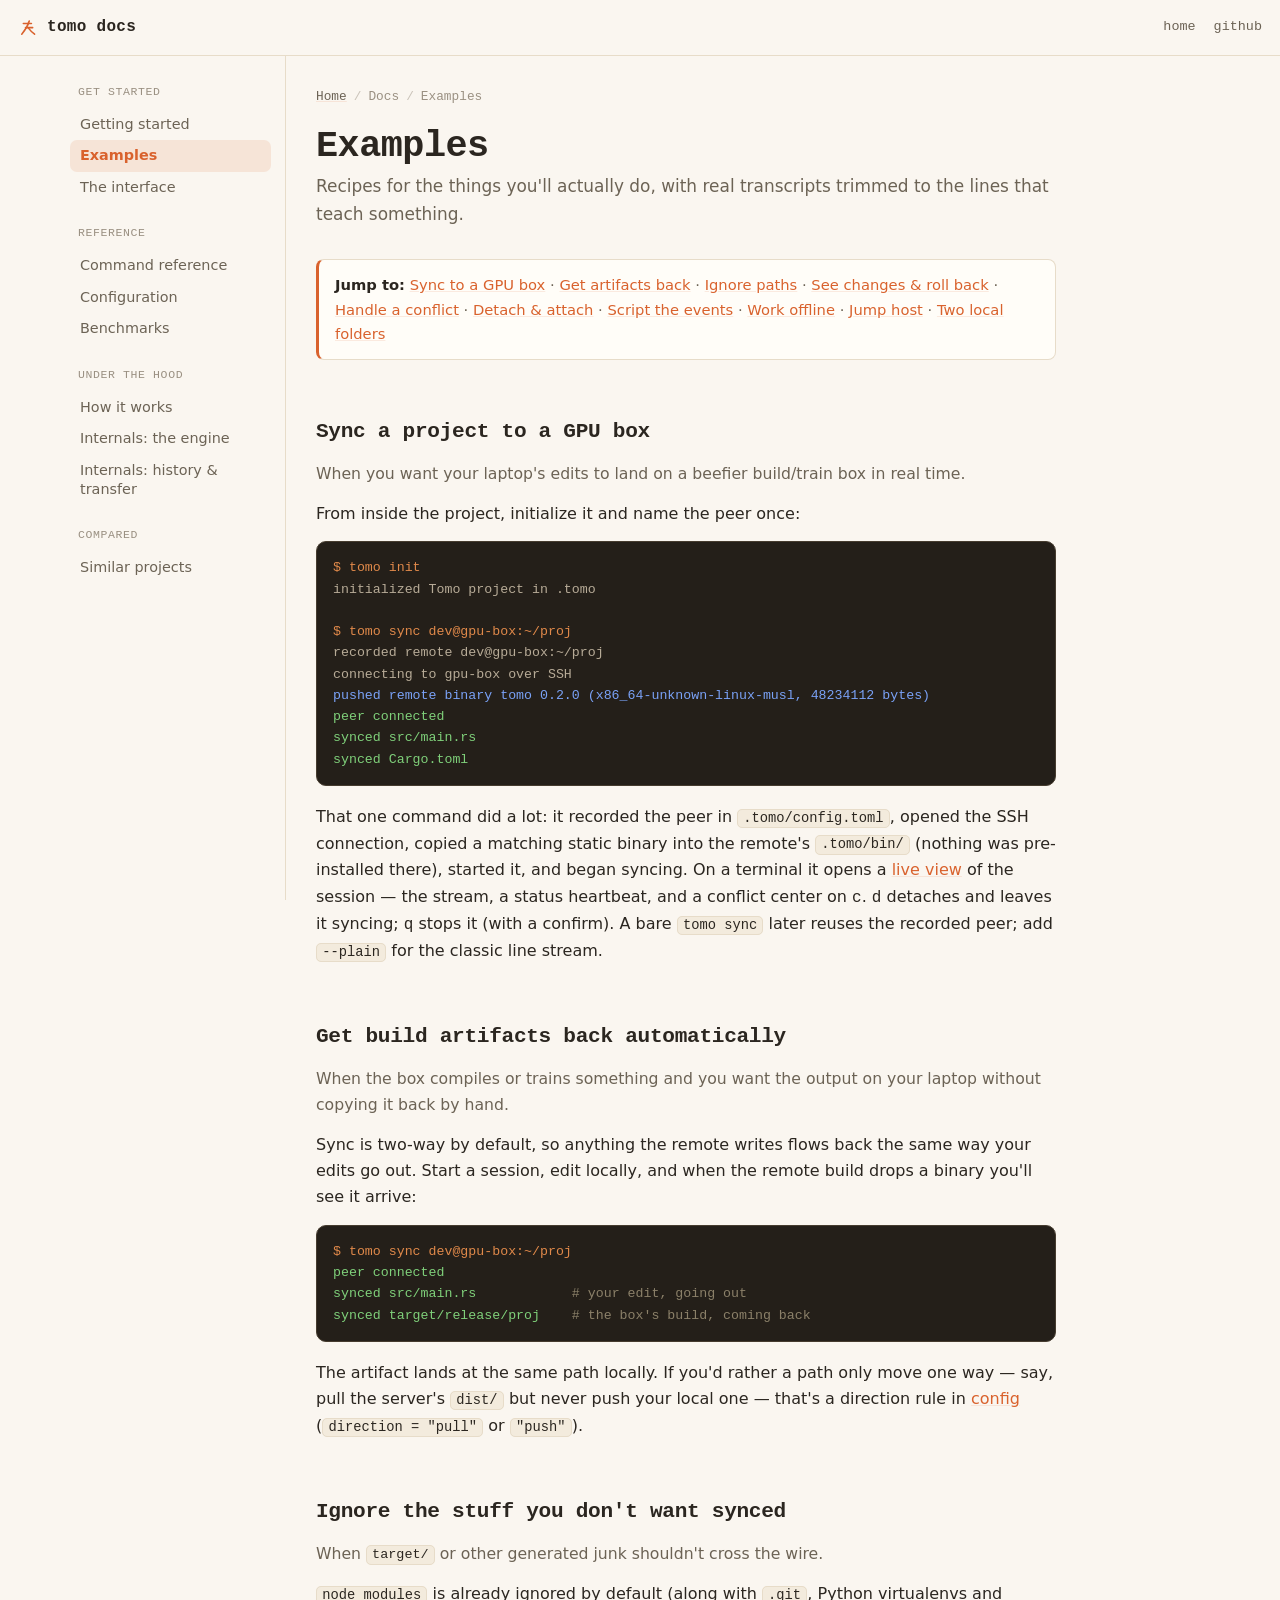
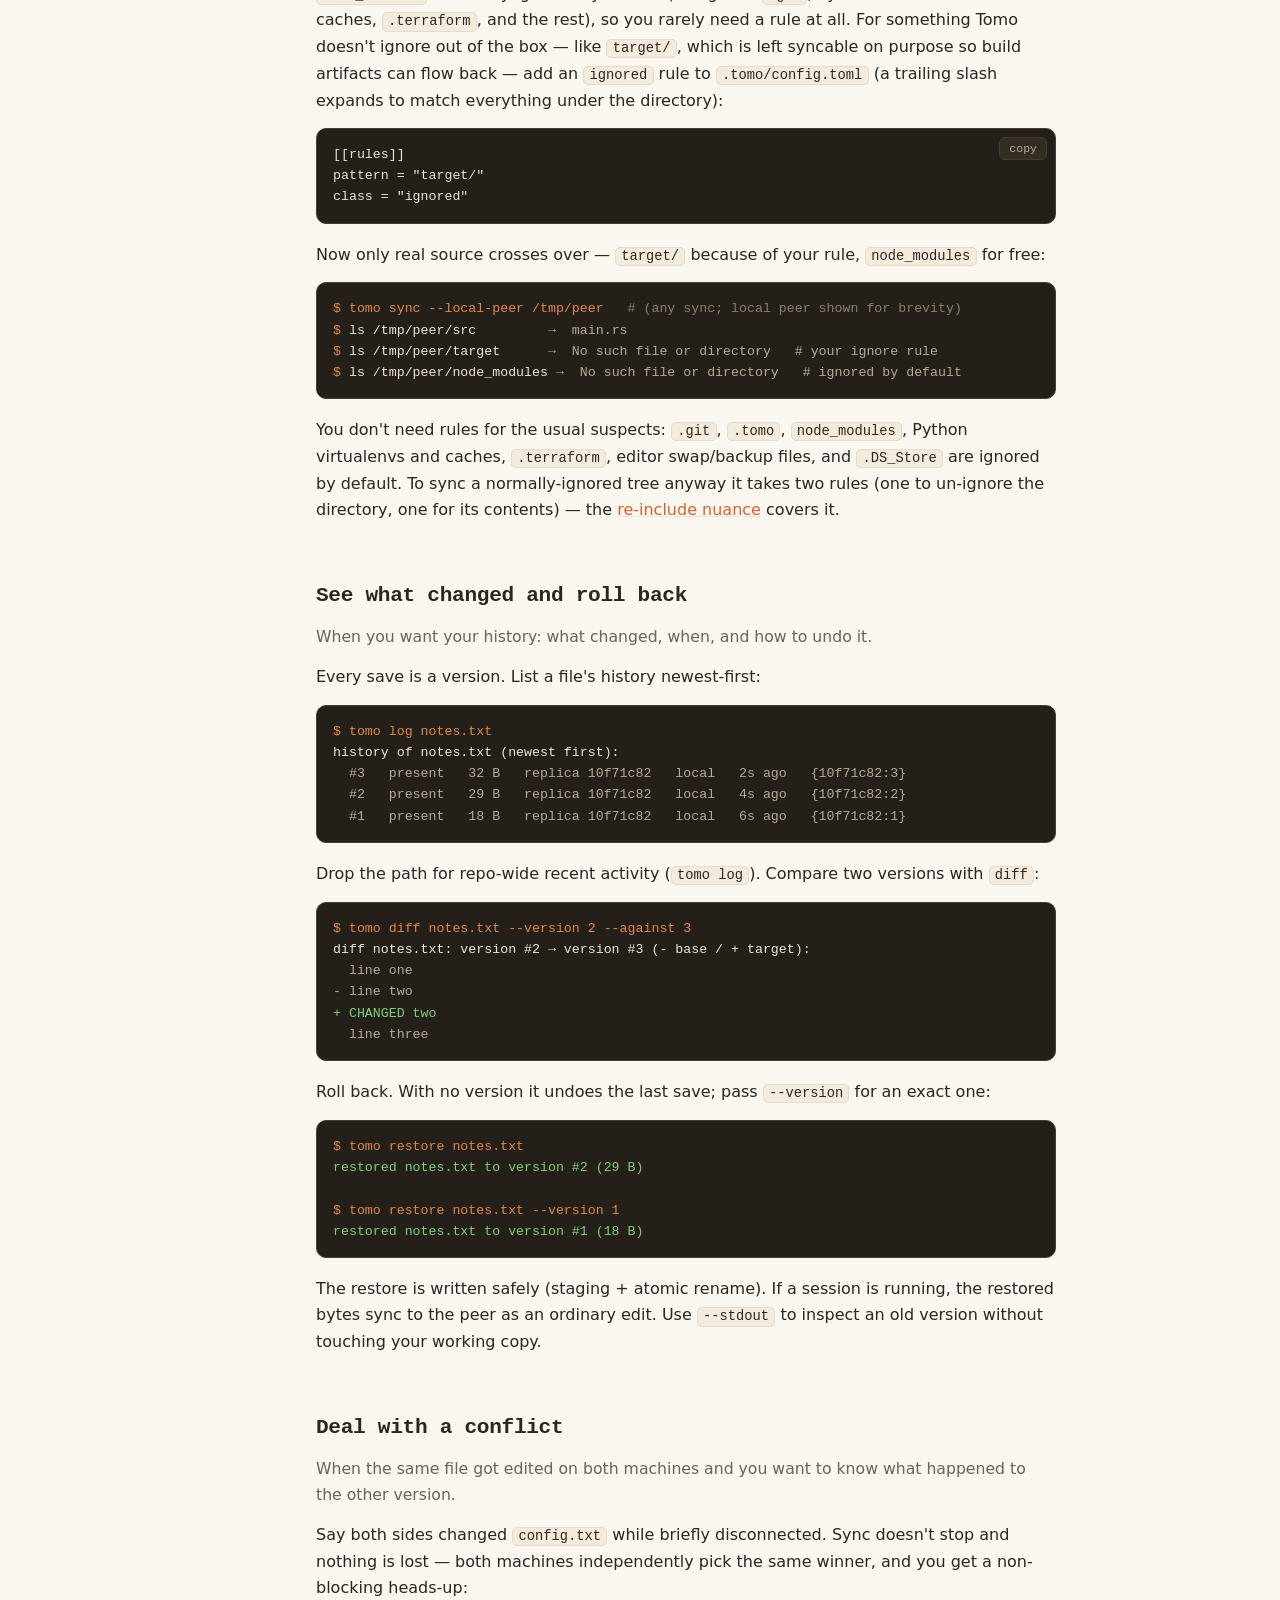
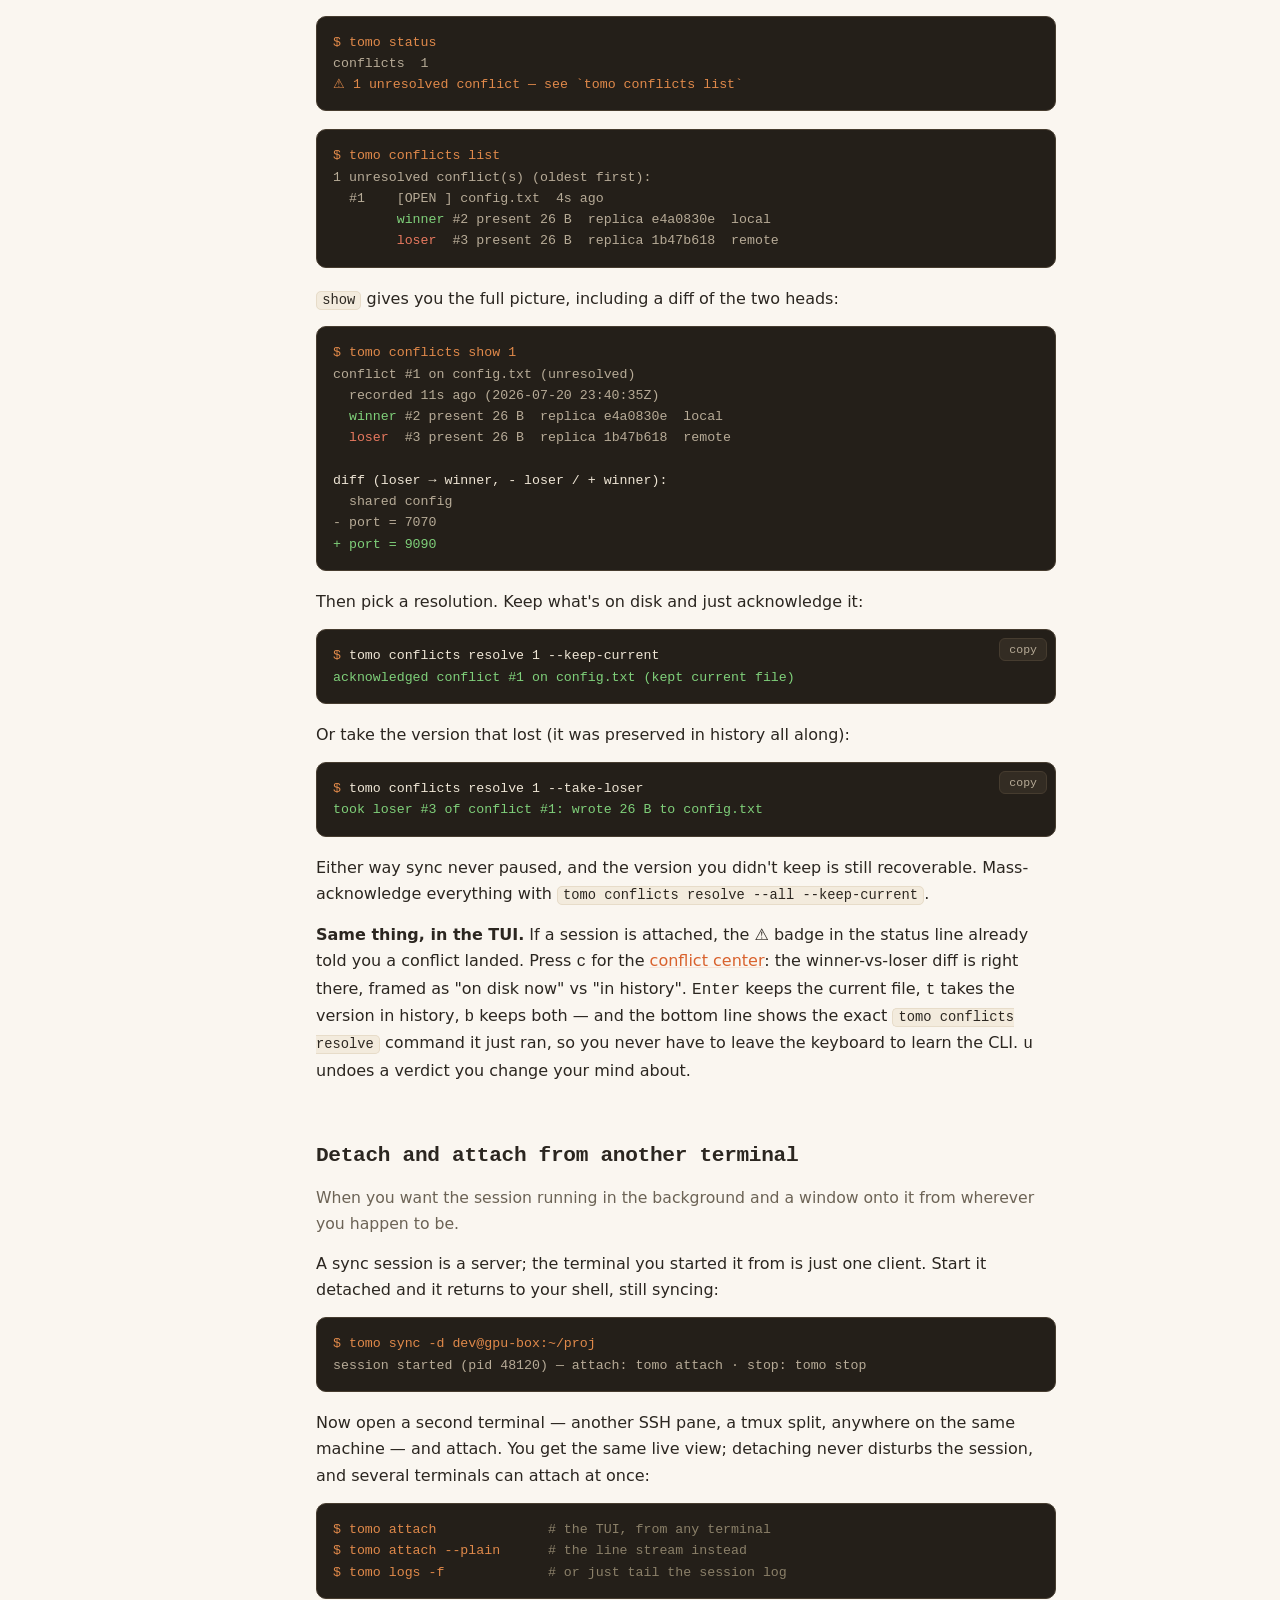
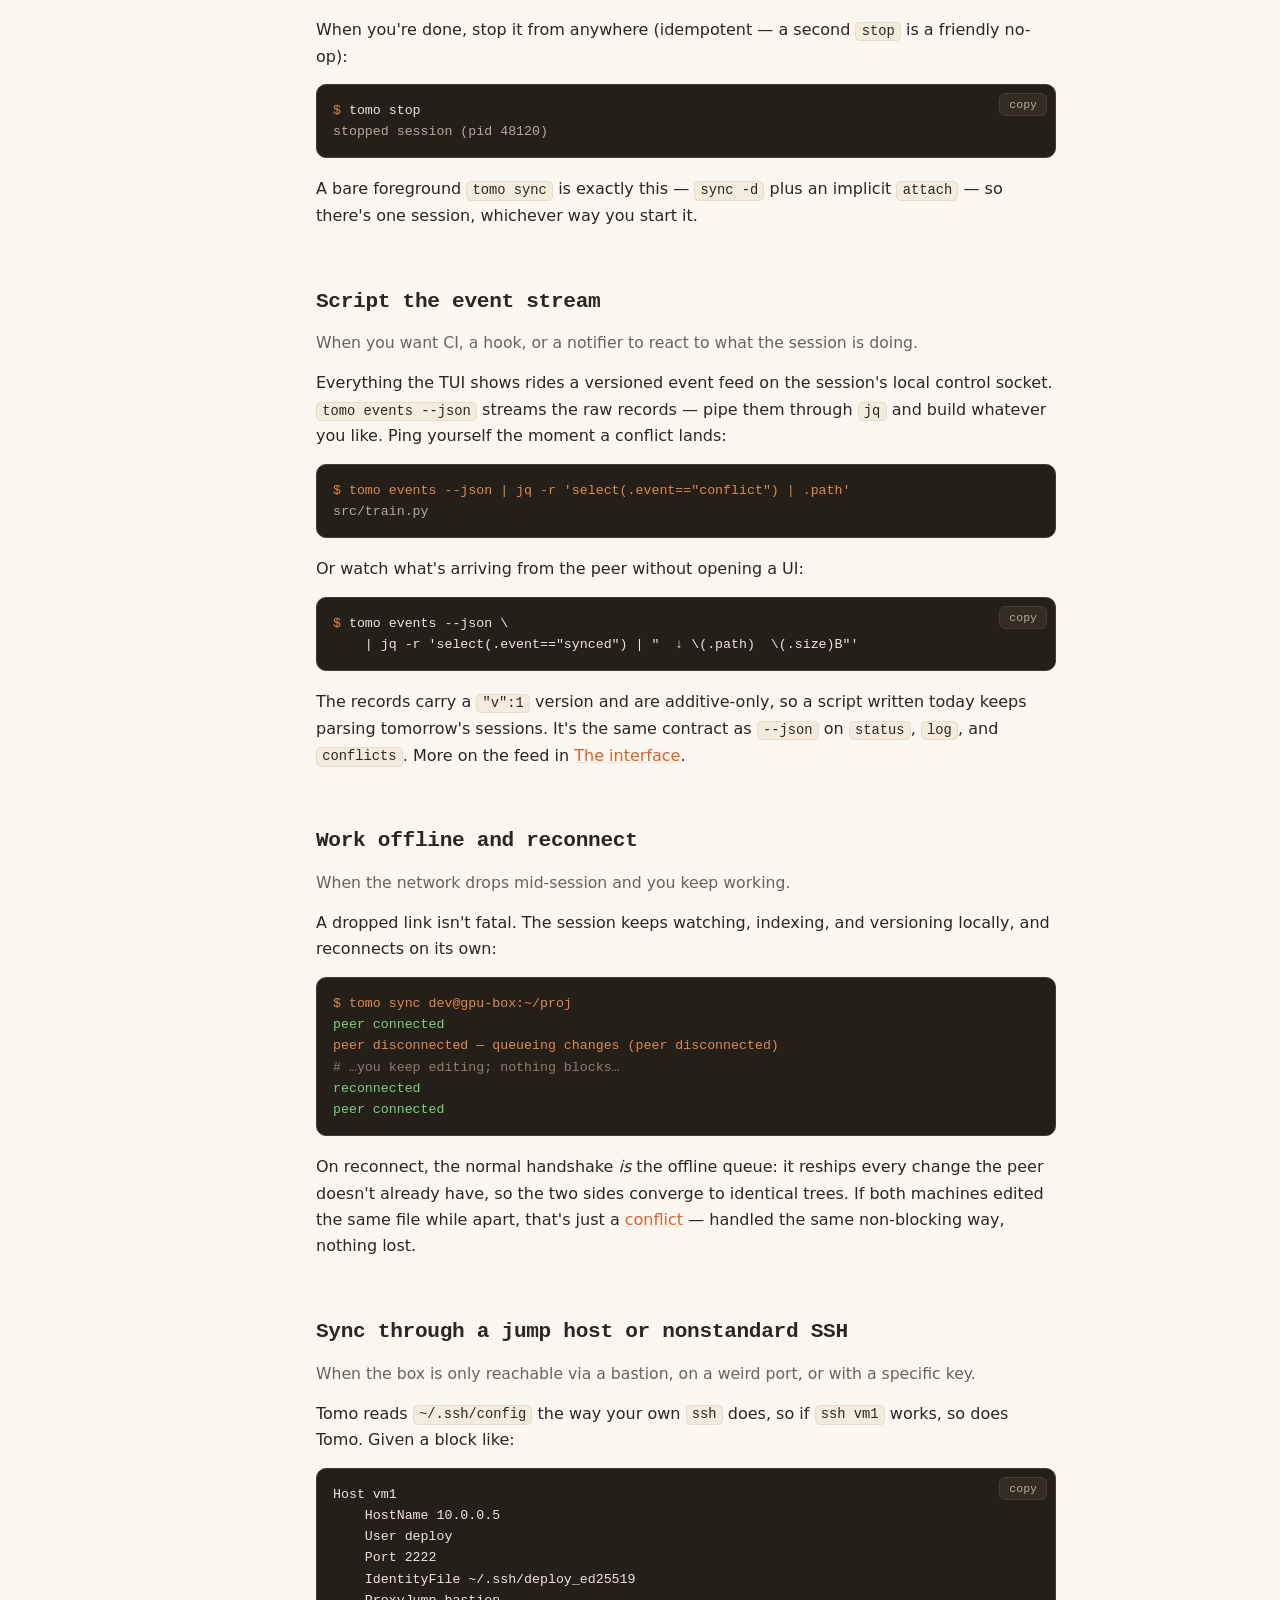
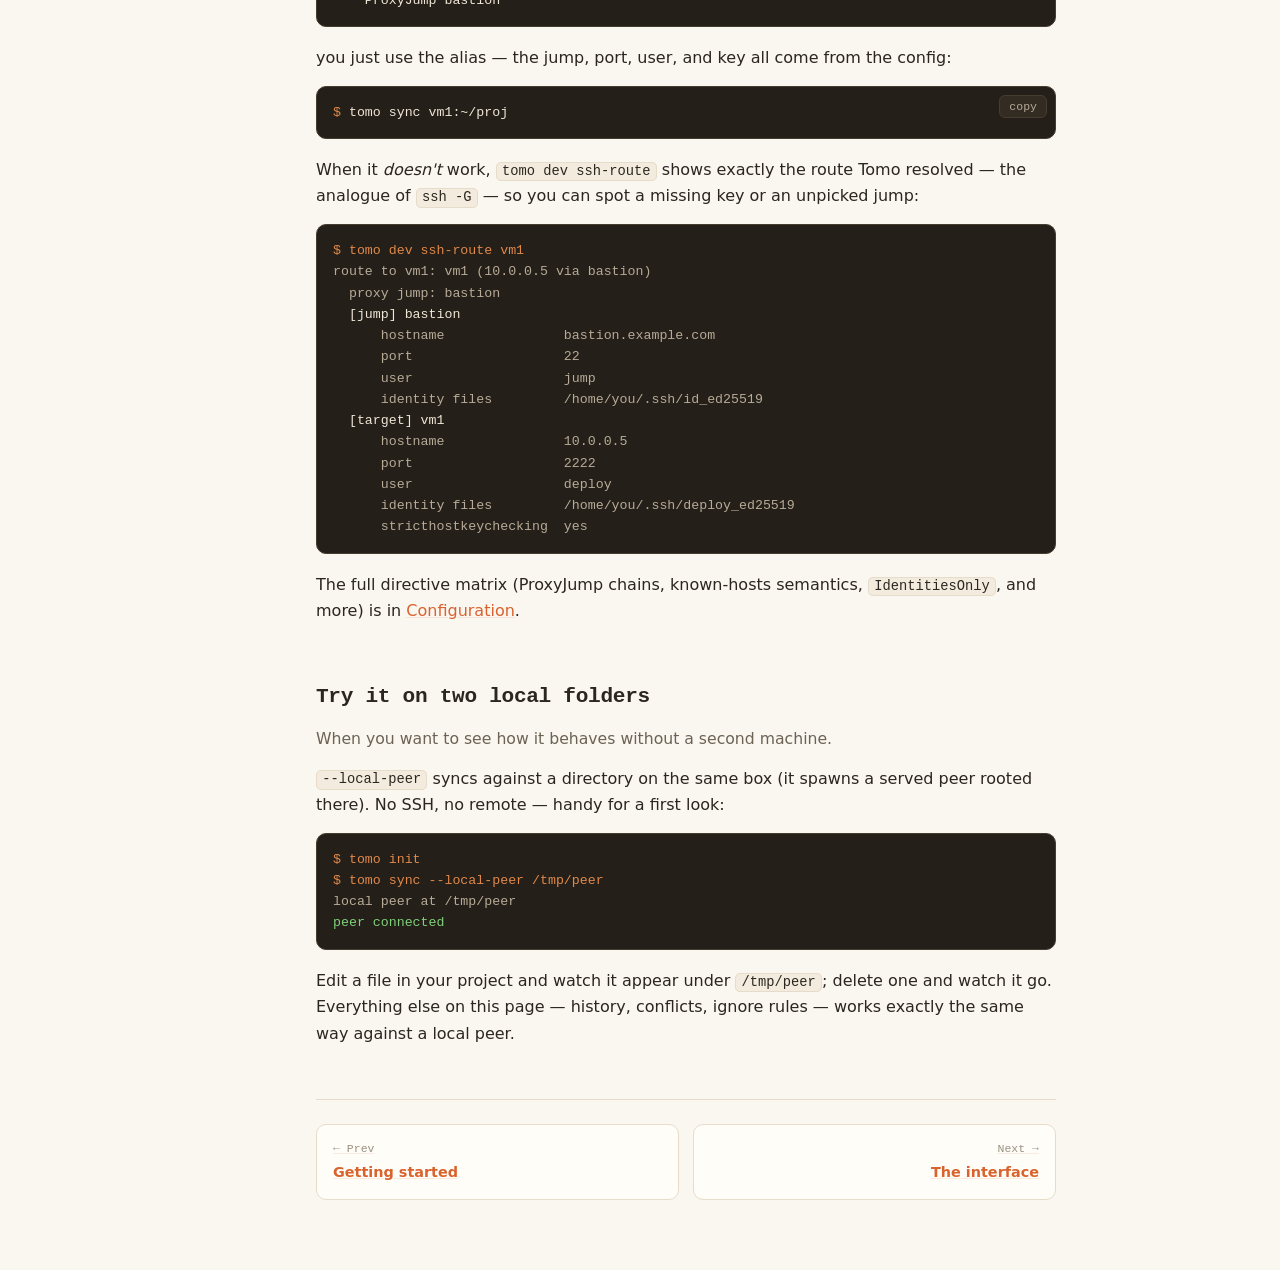
<file: site/docs/examples.html>
<!doctype html>
<html lang="en">
<head>
<meta charset="utf-8">
<meta name="viewport" content="width=device-width, initial-scale=1">
<title>Examples — Tomo docs</title>
<meta name="description" content="Task-oriented Tomo recipes with real transcripts: sync to a GPU box, get build artifacts back, ignore paths, roll back a file, handle a conflict, work offline, sync through a jump host.">
<link rel="icon" href="data:image/svg+xml,%3Csvg%20xmlns='http://www.w3.org/2000/svg'%20viewBox='0%200%2064%2064'%3E%3Crect%20width='64'%20height='64'%20rx='14'%20fill='%23faf6f0'/%3E%3Cg%20fill='none'%20stroke='%23d9622d'%20stroke-width='5'%20stroke-linecap='round'%20stroke-linejoin='round'%3E%3Cpath%20d='M17%2021H43'/%3E%3Cpath%20d='M36%2013Q30%2034%2012%2055'/%3E%3Cpath%20d='M24%2034H47'/%3E%3Cpath%20d='M32%2034Q42%2047%2053%2055'/%3E%3C/g%3E%3C/svg%3E">
<link rel="stylesheet" href="docs.css">
</head>
<body>

<div class="topbar">
  <div style="display:flex;align-items:center;gap:12px">
    <button class="menu-btn" aria-label="Toggle navigation">Menu</button>
    <a class="brand" href="../index.html">
      <svg class="mark" width="20" height="20" viewBox="0 0 64 64" role="img" aria-label="tomo mark" fill="none" stroke="currentColor" stroke-width="5" stroke-linecap="round" stroke-linejoin="round"><path d="M17 21H43"/><path d="M36 13Q30 34 12 55"/><path d="M24 34H47"/><path d="M32 34Q42 47 53 55"/></svg>
      <span>tomo docs</span>
    </a>
  </div>
  <div class="top-right">
    <a href="../index.html">home</a>
    <a href="https://github.com/jakequist/tomo">github</a>
  </div>
</div>
<div class="backdrop"></div>

<div class="layout">
  <aside class="sidebar">
    <div class="sb-group">Get started</div>
    <a href="index.html">Getting started</a>
    <a href="examples.html" class="active">Examples</a>
    <a href="interface.html">The interface</a>
    <div class="sb-group">Reference</div>
    <a href="commands.html">Command reference</a>
    <a href="configuration.html">Configuration</a>
    <a href="benchmarks.html">Benchmarks</a>
    <div class="sb-group">Under the hood</div>
    <a href="how-it-works.html">How it works</a>
    <a href="internals-engine.html">Internals: the engine</a>
    <a href="internals-history.html">Internals: history &amp; transfer</a>
    <div class="sb-group">Compared</div>
    <a href="compared.html">Similar projects</a>
  </aside>

  <main class="content">
    <nav class="crumb"><a href="../index.html">Home</a><span class="sep">/</span>Docs<span class="sep">/</span>Examples</nav>

    <h1>Examples</h1>
    <p class="subtitle">Recipes for the things you'll actually do, with real transcripts trimmed to the lines that teach something.</p>

    <div class="note"><b>Jump to:</b>
      <a href="#gpu-box">Sync to a GPU box</a> ·
      <a href="#artifacts">Get artifacts back</a> ·
      <a href="#ignore">Ignore paths</a> ·
      <a href="#rollback">See changes &amp; roll back</a> ·
      <a href="#conflict">Handle a conflict</a> ·
      <a href="#detach">Detach &amp; attach</a> ·
      <a href="#events">Script the events</a> ·
      <a href="#offline">Work offline</a> ·
      <a href="#jump">Jump host</a> ·
      <a href="#local">Two local folders</a>
    </div>

    <!-- 1 -->
    <h2 id="gpu-box">Sync a project to a GPU box <a class="anchor" href="#gpu-box">#</a></h2>
    <p class="subtitle" style="font-size:.98rem;margin-bottom:14px">When you want your laptop's edits to land on a beefier build/train box in real time.</p>
    <p>From inside the project, initialize it and name the peer once:</p>
    <div class="code"><pre><span class="p">$ </span><span class="hl">tomo init</span>
<span class="o">initialized Tomo project in .tomo</span>

<span class="p">$ </span><span class="hl">tomo sync dev@gpu-box:~/proj</span>
<span class="o">recorded remote dev@gpu-box:~/proj</span>
<span class="o">connecting to gpu-box over SSH</span>
<span class="info">pushed remote binary tomo 0.2.0 (x86_64-unknown-linux-musl, 48234112 bytes)</span>
<span class="ok">peer connected</span>
<span class="ok">synced src/main.rs</span>
<span class="ok">synced Cargo.toml</span></pre></div>
    <p>That one command did a lot: it recorded the peer in <code>.tomo/config.toml</code>, opened the SSH connection, copied a matching static binary into the remote's <code>.tomo/bin/</code> (nothing was pre-installed there), started it, and began syncing. On a terminal it opens a <a href="interface.html">live view</a> of the session — the stream, a status heartbeat, and a conflict center on <kbd>c</kbd>. <kbd>d</kbd> detaches and leaves it syncing; <kbd>q</kbd> stops it (with a confirm). A bare <code>tomo sync</code> later reuses the recorded peer; add <code>--plain</code> for the classic line stream.</p>


    <!-- 2 -->
    <h2 id="artifacts">Get build artifacts back automatically <a class="anchor" href="#artifacts">#</a></h2>
    <p class="subtitle" style="font-size:.98rem;margin-bottom:14px">When the box compiles or trains something and you want the output on your laptop without copying it back by hand.</p>
    <p>Sync is two-way by default, so anything the remote writes flows back the same way your edits go out. Start a session, edit locally, and when the remote build drops a binary you'll see it arrive:</p>
    <div class="code"><pre><span class="p">$ </span><span class="hl">tomo sync dev@gpu-box:~/proj</span>
<span class="ok">peer connected</span>
<span class="ok">synced src/main.rs</span>            <span class="c"># your edit, going out</span>
<span class="ok">synced target/release/proj</span>    <span class="c"># the box's build, coming back</span></pre></div>
    <p>The artifact lands at the same path locally. If you'd rather a path only move one way &mdash; say, pull the server's <code>dist/</code> but never push your local one &mdash; that's a direction rule in <a href="configuration.html#rules">config</a> (<code>direction = "pull"</code> or <code>"push"</code>).</p>

    <!-- 3 -->
    <h2 id="ignore">Ignore the stuff you don't want synced <a class="anchor" href="#ignore">#</a></h2>
    <p class="subtitle" style="font-size:.98rem;margin-bottom:14px">When <code>target/</code> or other generated junk shouldn't cross the wire.</p>
    <p><code>node_modules</code> is already ignored by default (along with <code>.git</code>, Python virtualenvs and caches, <code>.terraform</code>, and the rest), so you rarely need a rule at all. For something Tomo doesn't ignore out of the box &mdash; like <code>target/</code>, which is left syncable on purpose so build artifacts can flow back &mdash; add an <code>ignored</code> rule to <code>.tomo/config.toml</code> (a trailing slash expands to match everything under the directory):</p>
    <div class="code cmd"><button class="copy">copy</button><pre>[[rules]]
pattern = "target/"
class = "ignored"</pre></div>
    <p>Now only real source crosses over &mdash; <code>target/</code> because of your rule, <code>node_modules</code> for free:</p>
    <div class="code"><pre><span class="p">$ </span><span class="hl">tomo sync --local-peer /tmp/peer</span>   <span class="c"># (any sync; local peer shown for brevity)</span>
<span class="p">$ </span>ls /tmp/peer/src         <span class="o">→  main.rs</span>
<span class="p">$ </span>ls /tmp/peer/target      <span class="o">→  No such file or directory   # your ignore rule</span>
<span class="p">$ </span>ls /tmp/peer/node_modules <span class="o">→  No such file or directory   # ignored by default</span></pre></div>
    <p>You don't need rules for the usual suspects: <code>.git</code>, <code>.tomo</code>, <code>node_modules</code>, Python virtualenvs and caches, <code>.terraform</code>, editor swap/backup files, and <code>.DS_Store</code> are ignored by default. To sync a normally-ignored tree anyway it takes two rules (one to un-ignore the directory, one for its contents) &mdash; the <a href="configuration.html#reinclude">re-include nuance</a> covers it.</p>

    <!-- 4 -->
    <h2 id="rollback">See what changed and roll back <a class="anchor" href="#rollback">#</a></h2>
    <p class="subtitle" style="font-size:.98rem;margin-bottom:14px">When you want your history: what changed, when, and how to undo it.</p>
    <p>Every save is a version. List a file's history newest-first:</p>
    <div class="code"><pre><span class="p">$ </span><span class="hl">tomo log notes.txt</span>
<span class="hdr">history of notes.txt (newest first):</span>
<span class="o">  #3   present   32 B   replica 10f71c82   local   2s ago   {10f71c82:3}</span>
<span class="o">  #2   present   29 B   replica 10f71c82   local   4s ago   {10f71c82:2}</span>
<span class="o">  #1   present   18 B   replica 10f71c82   local   6s ago   {10f71c82:1}</span></pre></div>
    <p>Drop the path for repo-wide recent activity (<code>tomo log</code>). Compare two versions with <code>diff</code>:</p>
    <div class="code"><pre><span class="p">$ </span><span class="hl">tomo diff notes.txt --version 2 --against 3</span>
<span class="hdr">diff notes.txt: version #2 → version #3 (- base / + target):</span>
<span class="o">  line one</span>
<span class="o">- line two</span>
<span class="ok">+ CHANGED two</span>
<span class="o">  line three</span></pre></div>
    <p>Roll back. With no version it undoes the last save; pass <code>--version</code> for an exact one:</p>
    <div class="code"><pre><span class="p">$ </span><span class="hl">tomo restore notes.txt</span>
<span class="ok">restored notes.txt to version #2 (29 B)</span>

<span class="p">$ </span><span class="hl">tomo restore notes.txt --version 1</span>
<span class="ok">restored notes.txt to version #1 (18 B)</span></pre></div>
    <p>The restore is written safely (staging + atomic rename). If a session is running, the restored bytes sync to the peer as an ordinary edit. Use <code>--stdout</code> to inspect an old version without touching your working copy.</p>

    <!-- 5 -->
    <h2 id="conflict">Deal with a conflict <a class="anchor" href="#conflict">#</a></h2>
    <p class="subtitle" style="font-size:.98rem;margin-bottom:14px">When the same file got edited on both machines and you want to know what happened to the other version.</p>
    <p>Say both sides changed <code>config.txt</code> while briefly disconnected. Sync doesn't stop and nothing is lost &mdash; both machines independently pick the same winner, and you get a non-blocking heads-up:</p>
    <div class="code"><pre><span class="p">$ </span><span class="hl">tomo status</span>
<span class="o">conflicts  1</span>
<span class="hl">⚠ 1 unresolved conflict — see `tomo conflicts list`</span></pre></div>
    <div class="code"><pre><span class="p">$ </span><span class="hl">tomo conflicts list</span>
<span class="o">1 unresolved conflict(s) (oldest first):</span>
<span class="o">  #1    [OPEN ] config.txt  4s ago</span>
<span class="ok">        winner</span><span class="o"> #2 present 26 B  replica e4a0830e  local</span>
<span class="err">        loser </span><span class="o"> #3 present 26 B  replica 1b47b618  remote</span></pre></div>
    <p><code>show</code> gives you the full picture, including a diff of the two heads:</p>
    <div class="code"><pre><span class="p">$ </span><span class="hl">tomo conflicts show 1</span>
<span class="o">conflict #1 on config.txt (unresolved)</span>
<span class="o">  recorded 11s ago (2026-07-20 23:40:35Z)</span>
<span class="ok">  winner</span><span class="o"> #2 present 26 B  replica e4a0830e  local</span>
<span class="err">  loser </span><span class="o"> #3 present 26 B  replica 1b47b618  remote</span>

<span class="hdr">diff (loser → winner, - loser / + winner):</span>
<span class="o">  shared config</span>
<span class="o">- port = 7070</span>
<span class="ok">+ port = 9090</span></pre></div>
    <p>Then pick a resolution. Keep what's on disk and just acknowledge it:</p>
    <div class="code cmd"><button class="copy">copy</button><pre><span class="p">$ </span>tomo conflicts resolve 1 --keep-current
<span class="ok">acknowledged conflict #1 on config.txt (kept current file)</span></pre></div>
    <p>Or take the version that lost (it was preserved in history all along):</p>
    <div class="code cmd"><button class="copy">copy</button><pre><span class="p">$ </span>tomo conflicts resolve 1 --take-loser
<span class="ok">took loser #3 of conflict #1: wrote 26 B to config.txt</span></pre></div>
    <p>Either way sync never paused, and the version you didn't keep is still recoverable. Mass-acknowledge everything with <code>tomo conflicts resolve --all --keep-current</code>.</p>
    <p><b>Same thing, in the TUI.</b> If a session is attached, the <b>⚠</b> badge in the status line already told you a conflict landed. Press <kbd>c</kbd> for the <a href="interface.html#conflicts">conflict center</a>: the winner-vs-loser diff is right there, framed as "on disk now" vs "in history". <kbd>Enter</kbd> keeps the current file, <kbd>t</kbd> takes the version in history, <kbd>b</kbd> keeps both — and the bottom line shows the exact <code>tomo conflicts resolve</code> command it just ran, so you never have to leave the keyboard to learn the CLI. <kbd>u</kbd> undoes a verdict you change your mind about.</p>

    <!-- 6 -->
    <h2 id="detach">Detach and attach from another terminal <a class="anchor" href="#detach">#</a></h2>
    <p class="subtitle" style="font-size:.98rem;margin-bottom:14px">When you want the session running in the background and a window onto it from wherever you happen to be.</p>
    <p>A sync session is a server; the terminal you started it from is just one client. Start it detached and it returns to your shell, still syncing:</p>
    <div class="code"><pre><span class="p">$ </span><span class="hl">tomo sync -d dev@gpu-box:~/proj</span>
<span class="o">session started (pid 48120) — attach: tomo attach · stop: tomo stop</span></pre></div>
    <p>Now open a second terminal — another SSH pane, a tmux split, anywhere on the same machine — and attach. You get the same live view; detaching never disturbs the session, and several terminals can attach at once:</p>
    <div class="code"><pre><span class="p">$ </span><span class="hl">tomo attach</span>              <span class="c"># the TUI, from any terminal</span>
<span class="p">$ </span><span class="hl">tomo attach --plain</span>      <span class="c"># the line stream instead</span>
<span class="p">$ </span><span class="hl">tomo logs -f</span>             <span class="c"># or just tail the session log</span></pre></div>
    <p>When you're done, stop it from anywhere (idempotent — a second <code>stop</code> is a friendly no-op):</p>
    <div class="code cmd"><button class="copy">copy</button><pre><span class="p">$ </span>tomo stop
<span class="o">stopped session (pid 48120)</span></pre></div>
    <p>A bare foreground <code>tomo sync</code> is exactly this — <code>sync -d</code> plus an implicit <code>attach</code> — so there's one session, whichever way you start it.</p>

    <!-- 7 -->
    <h2 id="events">Script the event stream <a class="anchor" href="#events">#</a></h2>
    <p class="subtitle" style="font-size:.98rem;margin-bottom:14px">When you want CI, a hook, or a notifier to react to what the session is doing.</p>
    <p>Everything the TUI shows rides a versioned event feed on the session's local control socket. <code>tomo events --json</code> streams the raw records — pipe them through <code>jq</code> and build whatever you like. Ping yourself the moment a conflict lands:</p>
    <div class="code"><pre><span class="p">$ </span><span class="hl">tomo events --json | jq -r 'select(.event=="conflict") | .path'</span>
<span class="o">src/train.py</span></pre></div>
    <p>Or watch what's arriving from the peer without opening a UI:</p>
    <div class="code cmd"><button class="copy">copy</button><pre><span class="p">$ </span>tomo events --json \
    | jq -r 'select(.event=="synced") | "  ↓ \(.path)  \(.size)B"'</pre></div>
    <p>The records carry a <code>"v":1</code> version and are additive-only, so a script written today keeps parsing tomorrow's sessions. It's the same contract as <code>--json</code> on <code>status</code>, <code>log</code>, and <code>conflicts</code>. More on the feed in <a href="interface.html#scriptable">The interface</a>.</p>

    <!-- 8 -->
    <h2 id="offline">Work offline and reconnect <a class="anchor" href="#offline">#</a></h2>
    <p class="subtitle" style="font-size:.98rem;margin-bottom:14px">When the network drops mid-session and you keep working.</p>
    <p>A dropped link isn't fatal. The session keeps watching, indexing, and versioning locally, and reconnects on its own:</p>
    <div class="code"><pre><span class="p">$ </span><span class="hl">tomo sync dev@gpu-box:~/proj</span>
<span class="ok">peer connected</span>
<span class="hl">peer disconnected — queueing changes (peer disconnected)</span>
<span class="c"># …you keep editing; nothing blocks…</span>
<span class="ok">reconnected</span>
<span class="ok">peer connected</span></pre></div>
    <p>On reconnect, the normal handshake <em>is</em> the offline queue: it reships every change the peer doesn't already have, so the two sides converge to identical trees. If both machines edited the same file while apart, that's just a <a href="#conflict">conflict</a> &mdash; handled the same non-blocking way, nothing lost.</p>

    <!-- 9 -->
    <h2 id="jump">Sync through a jump host or nonstandard SSH <a class="anchor" href="#jump">#</a></h2>
    <p class="subtitle" style="font-size:.98rem;margin-bottom:14px">When the box is only reachable via a bastion, on a weird port, or with a specific key.</p>
    <p>Tomo reads <code>~/.ssh/config</code> the way your own <code>ssh</code> does, so if <code>ssh vm1</code> works, so does Tomo. Given a block like:</p>
    <div class="code cmd"><button class="copy">copy</button><pre>Host vm1
    HostName 10.0.0.5
    User deploy
    Port 2222
    IdentityFile ~/.ssh/deploy_ed25519
    ProxyJump bastion</pre></div>
    <p>you just use the alias &mdash; the jump, port, user, and key all come from the config:</p>
    <div class="code cmd"><button class="copy">copy</button><pre><span class="p">$ </span>tomo sync vm1:~/proj</pre></div>
    <p>When it <em>doesn't</em> work, <code>tomo dev ssh-route</code> shows exactly the route Tomo resolved &mdash; the analogue of <code>ssh -G</code> &mdash; so you can spot a missing key or an unpicked jump:</p>
    <div class="code"><pre><span class="p">$ </span><span class="hl">tomo dev ssh-route vm1</span>
<span class="o">route to vm1: vm1 (10.0.0.5 via bastion)</span>
<span class="o">  proxy jump: bastion</span>
<span class="hdr">  [jump] bastion</span>
<span class="o">      hostname               bastion.example.com</span>
<span class="o">      port                   22</span>
<span class="o">      user                   jump</span>
<span class="o">      identity files         /home/you/.ssh/id_ed25519</span>
<span class="hdr">  [target] vm1</span>
<span class="o">      hostname               10.0.0.5</span>
<span class="o">      port                   2222</span>
<span class="o">      user                   deploy</span>
<span class="o">      identity files         /home/you/.ssh/deploy_ed25519</span>
<span class="o">      stricthostkeychecking  yes</span></pre></div>
    <p>The full directive matrix (ProxyJump chains, known-hosts semantics, <code>IdentitiesOnly</code>, and more) is in <a href="configuration.html#ssh-config">Configuration</a>.</p>

    <!-- 10 -->
    <h2 id="local">Try it on two local folders <a class="anchor" href="#local">#</a></h2>
    <p class="subtitle" style="font-size:.98rem;margin-bottom:14px">When you want to see how it behaves without a second machine.</p>
    <p><code>--local-peer</code> syncs against a directory on the same box (it spawns a served peer rooted there). No SSH, no remote &mdash; handy for a first look:</p>
    <div class="code"><pre><span class="p">$ </span><span class="hl">tomo init</span>
<span class="p">$ </span><span class="hl">tomo sync --local-peer /tmp/peer</span>
<span class="o">local peer at /tmp/peer</span>
<span class="ok">peer connected</span></pre></div>
    <p>Edit a file in your project and watch it appear under <code>/tmp/peer</code>; delete one and watch it go. Everything else on this page &mdash; history, conflicts, ignore rules &mdash; works exactly the same way against a local peer.</p>

    <div class="pagenav">
      <a class="prev" href="index.html"><span class="dir">← Prev</span><span class="ttl">Getting started</span></a>
      <a class="next" href="interface.html"><span class="dir">Next →</span><span class="ttl">The interface</span></a>
    </div>
  </main>
</div>

<script src="docs.js"></script>
</body>
</html>
</file>
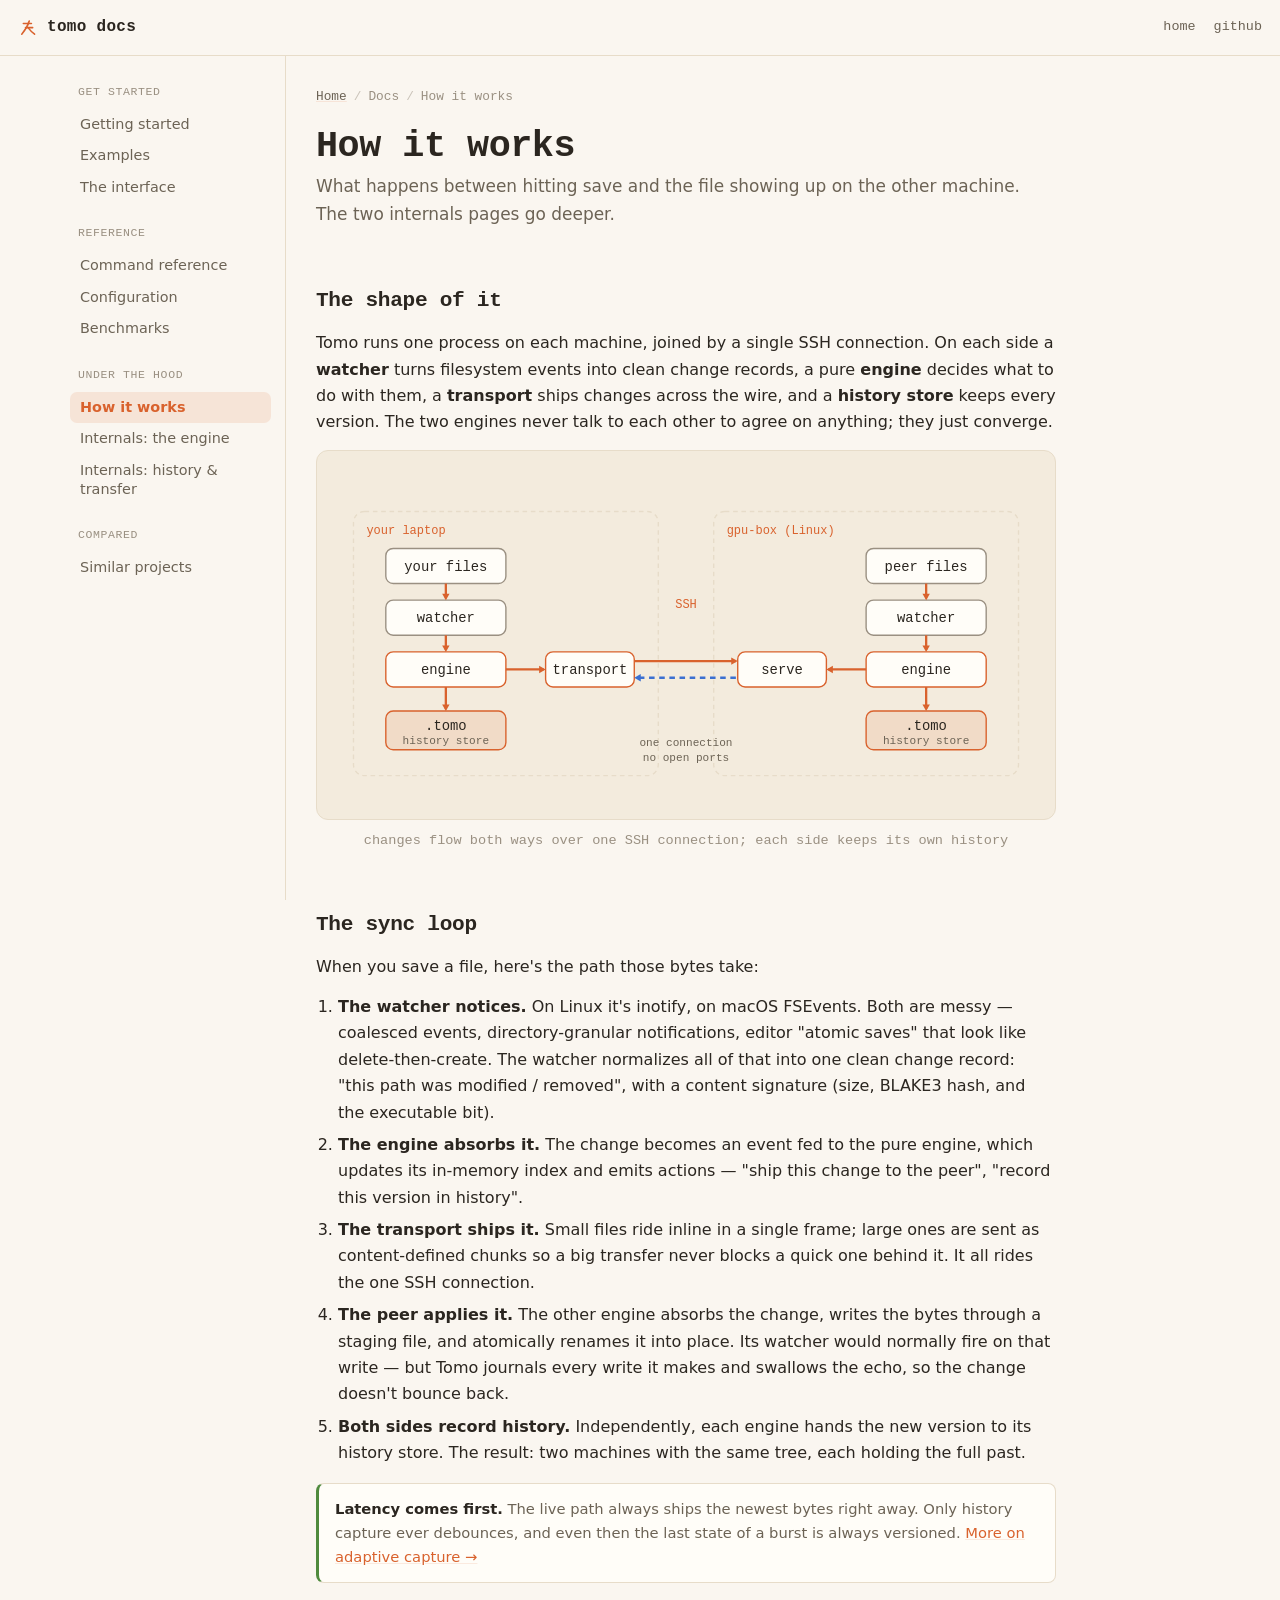
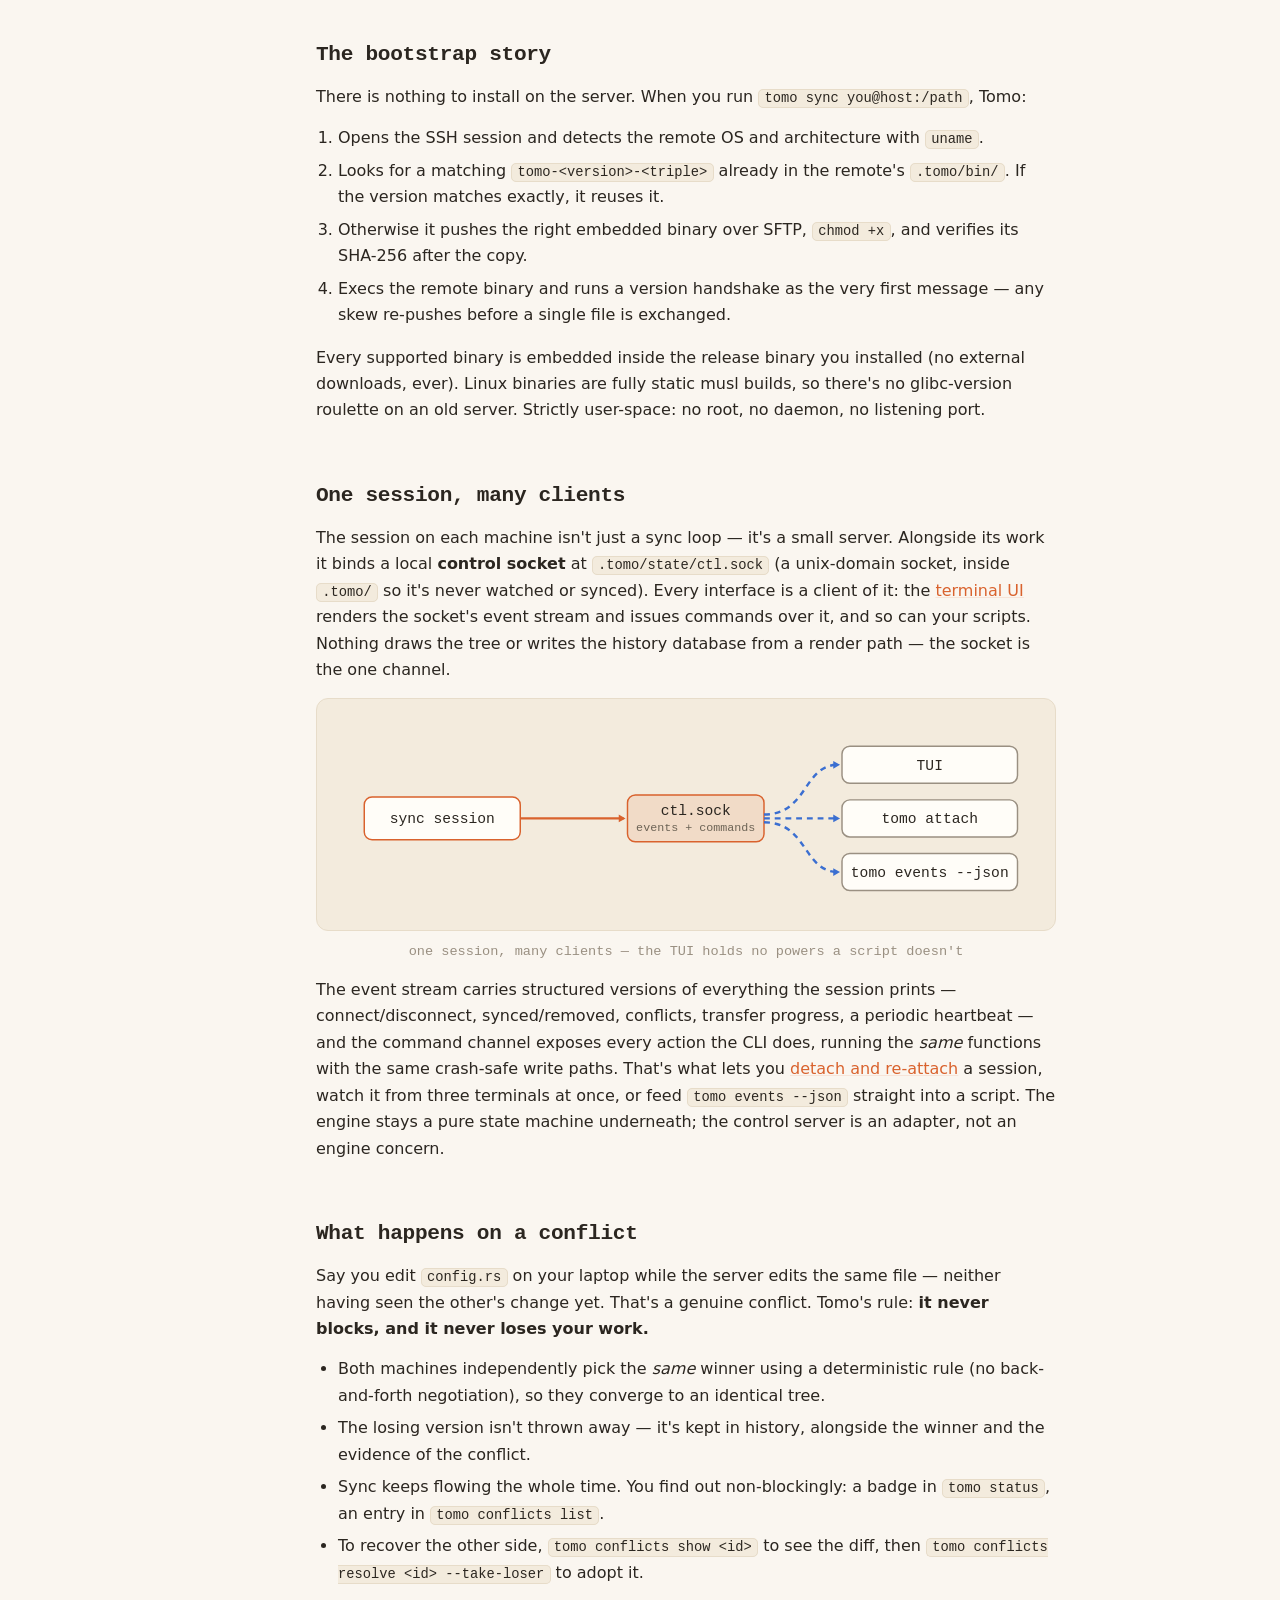
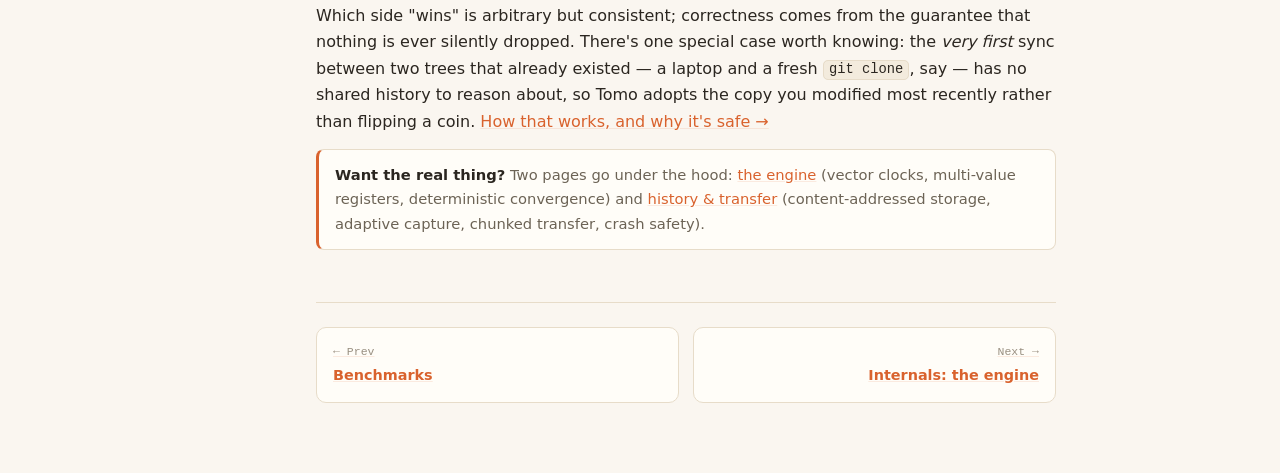
<file: site/docs/how-it-works.html>
<!doctype html>
<html lang="en">
<head>
<meta charset="utf-8">
<meta name="viewport" content="width=device-width, initial-scale=1">
<title>How it works — Tomo docs</title>
<meta name="description" content="An approachable tour of how Tomo syncs two machines: the watcher, the pure engine, the SSH transport, the remote bootstrap, and what happens on a conflict.">
<link rel="icon" href="data:image/svg+xml,%3Csvg%20xmlns='http://www.w3.org/2000/svg'%20viewBox='0%200%2064%2064'%3E%3Crect%20width='64'%20height='64'%20rx='14'%20fill='%23faf6f0'/%3E%3Cg%20fill='none'%20stroke='%23d9622d'%20stroke-width='5'%20stroke-linecap='round'%20stroke-linejoin='round'%3E%3Cpath%20d='M17%2021H43'/%3E%3Cpath%20d='M36%2013Q30%2034%2012%2055'/%3E%3Cpath%20d='M24%2034H47'/%3E%3Cpath%20d='M32%2034Q42%2047%2053%2055'/%3E%3C/g%3E%3C/svg%3E">
<link rel="stylesheet" href="docs.css">
</head>
<body>

<div class="topbar">
  <div style="display:flex;align-items:center;gap:12px">
    <button class="menu-btn" aria-label="Toggle navigation">Menu</button>
    <a class="brand" href="../index.html">
      <svg class="mark" width="20" height="20" viewBox="0 0 64 64" role="img" aria-label="tomo mark" fill="none" stroke="currentColor" stroke-width="5" stroke-linecap="round" stroke-linejoin="round"><path d="M17 21H43"/><path d="M36 13Q30 34 12 55"/><path d="M24 34H47"/><path d="M32 34Q42 47 53 55"/></svg>
      <span>tomo docs</span>
    </a>
  </div>
  <div class="top-right">
    <a href="../index.html">home</a>
    <a href="https://github.com/jakequist/tomo">github</a>
  </div>
</div>
<div class="backdrop"></div>

<div class="layout">
  <aside class="sidebar">
    <div class="sb-group">Get started</div>
    <a href="index.html">Getting started</a>
    <a href="examples.html">Examples</a>
    <a href="interface.html">The interface</a>
    <div class="sb-group">Reference</div>
    <a href="commands.html">Command reference</a>
    <a href="configuration.html">Configuration</a>
    <a href="benchmarks.html">Benchmarks</a>
    <div class="sb-group">Under the hood</div>
    <a href="how-it-works.html" class="active">How it works</a>
    <a href="internals-engine.html">Internals: the engine</a>
    <a href="internals-history.html">Internals: history &amp; transfer</a>
    <div class="sb-group">Compared</div>
    <a href="compared.html">Similar projects</a>
  </aside>

  <main class="content">
    <nav class="crumb"><a href="../index.html">Home</a><span class="sep">/</span>Docs<span class="sep">/</span>How it works</nav>

    <h1>How it works</h1>
    <p class="subtitle">What happens between hitting save and the file showing up on the other machine. The two internals pages go deeper.</p>

    <h2 id="shape">The shape of it <a class="anchor" href="#shape">#</a></h2>
    <p>Tomo runs one process on each machine, joined by a single SSH connection. On each side a <b>watcher</b> turns filesystem events into clean change records, a pure <b>engine</b> decides what to do with them, a <b>transport</b> ships changes across the wire, and a <b>history store</b> keeps every version. The two engines never talk to each other to agree on anything; they just converge.</p>

    <div class="diagram">
      <svg viewBox="0 0 760 360" role="img" aria-label="Tomo architecture: two machines, each with a watcher, pure engine, transport, and history store, joined by one SSH connection.">
        <!-- machine panels -->
        <rect class="machine" x="20" y="46" width="330" height="286" rx="12"/>
        <rect class="machine" x="410" y="46" width="330" height="286" rx="12"/>
        <text class="lbl-accent" x="34" y="70">your laptop</text>
        <text class="lbl-accent" x="424" y="70">gpu-box (Linux)</text>

        <!-- LEFT machine nodes -->
        <rect class="node2" x="55" y="86" width="130" height="38" rx="8"/>
        <text class="lbl" x="120" y="110" text-anchor="middle">your files</text>
        <rect class="node2" x="55" y="142" width="130" height="38" rx="8"/>
        <text class="lbl" x="120" y="166" text-anchor="middle">watcher</text>
        <rect class="node" x="55" y="198" width="130" height="38" rx="8"/>
        <text class="lbl" x="120" y="222" text-anchor="middle">engine</text>
        <rect class="store" x="55" y="262" width="130" height="42" rx="8"/>
        <text class="lbl" x="120" y="283" text-anchor="middle">.tomo</text>
        <text class="lbl-sm" x="120" y="298" text-anchor="middle">history store</text>
        <rect class="node" x="228" y="198" width="96" height="38" rx="8"/>
        <text class="lbl" x="276" y="222" text-anchor="middle">transport</text>

        <!-- LEFT arrows -->
        <path class="flow" d="M120 124 L120 140"/><path class="fill-accent" d="M120 142 l-4 -7 h8 z"/>
        <path class="flow" d="M120 180 L120 196"/><path class="fill-accent" d="M120 198 l-4 -7 h8 z"/>
        <path class="flow" d="M120 236 L120 260"/><path class="fill-accent" d="M120 262 l-4 -7 h8 z"/>
        <path class="flow" d="M185 217 L226 217"/><path class="fill-accent" d="M228 217 l-7 -4 v8 z"/>

        <!-- RIGHT machine nodes (mirrored) -->
        <rect class="node2" x="575" y="86" width="130" height="38" rx="8"/>
        <text class="lbl" x="640" y="110" text-anchor="middle">peer files</text>
        <rect class="node2" x="575" y="142" width="130" height="38" rx="8"/>
        <text class="lbl" x="640" y="166" text-anchor="middle">watcher</text>
        <rect class="node" x="575" y="198" width="130" height="38" rx="8"/>
        <text class="lbl" x="640" y="222" text-anchor="middle">engine</text>
        <rect class="store" x="575" y="262" width="130" height="42" rx="8"/>
        <text class="lbl" x="640" y="283" text-anchor="middle">.tomo</text>
        <text class="lbl-sm" x="640" y="298" text-anchor="middle">history store</text>
        <rect class="node" x="436" y="198" width="96" height="38" rx="8"/>
        <text class="lbl" x="484" y="222" text-anchor="middle">serve</text>

        <!-- RIGHT arrows -->
        <path class="flow" d="M640 124 L640 140"/><path class="fill-accent" d="M640 142 l-4 -7 h8 z"/>
        <path class="flow" d="M640 180 L640 196"/><path class="fill-accent" d="M640 198 l-4 -7 h8 z"/>
        <path class="flow" d="M640 236 L640 260"/><path class="fill-accent" d="M640 262 l-4 -7 h8 z"/>
        <path class="flow" d="M575 217 L534 217"/><path class="fill-accent" d="M532 217 l7 -4 v8 z"/>

        <!-- SSH channel -->
        <text class="lbl-accent" x="380" y="150" text-anchor="middle">SSH</text>
        <text class="lbl-sm" x="380" y="300" text-anchor="middle">one connection</text>
        <text class="lbl-sm" x="380" y="316" text-anchor="middle">no open ports</text>
        <path class="flow" d="M324 208 L434 208"/><path class="fill-accent" d="M436 208 l-7 -4 v8 z"/>
        <path class="flow2" d="M434 226 L326 226"/><path class="fill-blue" d="M324 226 l7 -4 v8 z"/>
      </svg>
    </div>
    <p class="figcaption">changes flow both ways over one SSH connection; each side keeps its own history</p>

    <h2 id="loop">The sync loop <a class="anchor" href="#loop">#</a></h2>
    <p>When you save a file, here's the path those bytes take:</p>
    <ol>
      <li><b>The watcher notices.</b> On Linux it's inotify, on macOS FSEvents. Both are messy — coalesced events, directory-granular notifications, editor "atomic saves" that look like delete-then-create. The watcher normalizes all of that into one clean change record: "this path was modified / removed", with a content signature (size, BLAKE3 hash, and the executable bit).</li>
      <li><b>The engine absorbs it.</b> The change becomes an event fed to the pure engine, which updates its in-memory index and emits actions — "ship this change to the peer", "record this version in history".</li>
      <li><b>The transport ships it.</b> Small files ride inline in a single frame; large ones are sent as content-defined chunks so a big transfer never blocks a quick one behind it. It all rides the one SSH connection.</li>
      <li><b>The peer applies it.</b> The other engine absorbs the change, writes the bytes through a staging file, and atomically renames it into place. Its watcher would normally fire on that write — but Tomo journals every write it makes and swallows the echo, so the change doesn't bounce back.</li>
      <li><b>Both sides record history.</b> Independently, each engine hands the new version to its history store. The result: two machines with the same tree, each holding the full past.</li>
    </ol>
    <div class="tip"><b>Latency comes first.</b> The live path always ships the newest bytes right away. Only history capture ever debounces, and even then the last state of a burst is always versioned. <a href="internals-history.html#capture">More on adaptive capture →</a></div>

    <h2 id="bootstrap">The bootstrap story <a class="anchor" href="#bootstrap">#</a></h2>
    <p>There is nothing to install on the server. When you run <code>tomo sync you@host:/path</code>, Tomo:</p>
    <ol>
      <li>Opens the SSH session and detects the remote OS and architecture with <code>uname</code>.</li>
      <li>Looks for a matching <code>tomo-&lt;version&gt;-&lt;triple&gt;</code> already in the remote's <code>.tomo/bin/</code>. If the version matches exactly, it reuses it.</li>
      <li>Otherwise it pushes the right embedded binary over SFTP, <code>chmod +x</code>, and verifies its SHA-256 after the copy.</li>
      <li>Execs the remote binary and runs a version handshake as the very first message — any skew re-pushes before a single file is exchanged.</li>
    </ol>
    <p>Every supported binary is embedded inside the release binary you installed (no external downloads, ever). Linux binaries are fully static musl builds, so there's no glibc-version roulette on an old server. Strictly user-space: no root, no daemon, no listening port.</p>

    <h2 id="control">One session, many clients <a class="anchor" href="#control">#</a></h2>
    <p>The session on each machine isn't just a sync loop — it's a small server. Alongside its work it binds a local <b>control socket</b> at <code>.tomo/state/ctl.sock</code> (a unix-domain socket, inside <code>.tomo/</code> so it's never watched or synced). Every interface is a client of it: the <a href="interface.html">terminal UI</a> renders the socket's event stream and issues commands over it, and so can your scripts. Nothing draws the tree or writes the history database from a render path — the socket is the one channel.</p>
    <div class="diagram">
      <svg viewBox="0 0 720 200" role="img" aria-label="One sync session serves a local control socket; the TUI, tomo attach, and tomo events are all clients of it.">
        <rect class="node" x="30" y="82" width="160" height="44" rx="8"/>
        <text class="lbl" x="110" y="109" text-anchor="middle">sync session</text>
        <rect class="store" x="300" y="80" width="140" height="48" rx="8"/>
        <text class="lbl" x="370" y="101" text-anchor="middle">ctl.sock</text>
        <text class="lbl-sm" x="370" y="117" text-anchor="middle">events + commands</text>
        <rect class="node2" x="520" y="30" width="180" height="38" rx="8"/>
        <text class="lbl" x="610" y="54" text-anchor="middle">TUI</text>
        <rect class="node2" x="520" y="85" width="180" height="38" rx="8"/>
        <text class="lbl" x="610" y="109" text-anchor="middle">tomo attach</text>
        <rect class="node2" x="520" y="140" width="180" height="38" rx="8"/>
        <text class="lbl" x="610" y="164" text-anchor="middle">tomo events --json</text>
        <path class="flow" d="M190 104 L296 104"/><path class="fill-accent" d="M298 104 l-7 -4 v8 z"/>
        <path class="flow2" d="M440 100 C485 100 480 49 516 49"/><path class="fill-blue" d="M518 49 l-7 -4 v8 z"/>
        <path class="flow2" d="M440 104 L516 104"/><path class="fill-blue" d="M518 104 l-7 -4 v8 z"/>
        <path class="flow2" d="M440 108 C485 108 480 159 516 159"/><path class="fill-blue" d="M518 159 l-7 -4 v8 z"/>
      </svg>
    </div>
    <p class="figcaption">one session, many clients — the TUI holds no powers a script doesn't</p>
    <p>The event stream carries structured versions of everything the session prints — connect/disconnect, synced/removed, conflicts, transfer progress, a periodic heartbeat — and the command channel exposes every action the CLI does, running the <em>same</em> functions with the same crash-safe write paths. That's what lets you <a href="interface.html#detach">detach and re-attach</a> a session, watch it from three terminals at once, or feed <code>tomo events --json</code> straight into a script. The engine stays a pure state machine underneath; the control server is an adapter, not an engine concern.</p>

    <h2 id="conflict">What happens on a conflict <a class="anchor" href="#conflict">#</a></h2>
    <p>Say you edit <code>config.rs</code> on your laptop while the server edits the same file — neither having seen the other's change yet. That's a genuine conflict. Tomo's rule: <b>it never blocks, and it never loses your work.</b></p>
    <ul>
      <li>Both machines independently pick the <em>same</em> winner using a deterministic rule (no back-and-forth negotiation), so they converge to an identical tree.</li>
      <li>The losing version isn't thrown away — it's kept in history, alongside the winner and the evidence of the conflict.</li>
      <li>Sync keeps flowing the whole time. You find out non-blockingly: a badge in <code>tomo status</code>, an entry in <code>tomo conflicts list</code>.</li>
      <li>To recover the other side, <code>tomo conflicts show &lt;id&gt;</code> to see the diff, then <code>tomo conflicts resolve &lt;id&gt; --take-loser</code> to adopt it.</li>
    </ul>
    <p>Which side "wins" is arbitrary but consistent; correctness comes from the guarantee that nothing is ever silently dropped. There's one special case worth knowing: the <em>very first</em> sync between two trees that already existed — a laptop and a fresh <code>git clone</code>, say — has no shared history to reason about, so Tomo adopts the copy you modified most recently rather than flipping a coin. <a href="internals-engine.html#adoption">How that works, and why it's safe →</a></p>

    <div class="note"><b>Want the real thing?</b> Two pages go under the hood: <a href="internals-engine.html">the engine</a> (vector clocks, multi-value registers, deterministic convergence) and <a href="internals-history.html">history &amp; transfer</a> (content-addressed storage, adaptive capture, chunked transfer, crash safety).</div>

    <div class="pagenav">
      <a class="prev" href="benchmarks.html"><span class="dir">← Prev</span><span class="ttl">Benchmarks</span></a>
      <a class="next" href="internals-engine.html"><span class="dir">Next →</span><span class="ttl">Internals: the engine</span></a>
    </div>
  </main>
</div>

<script src="docs.js"></script>
</body>
</html>
</file>
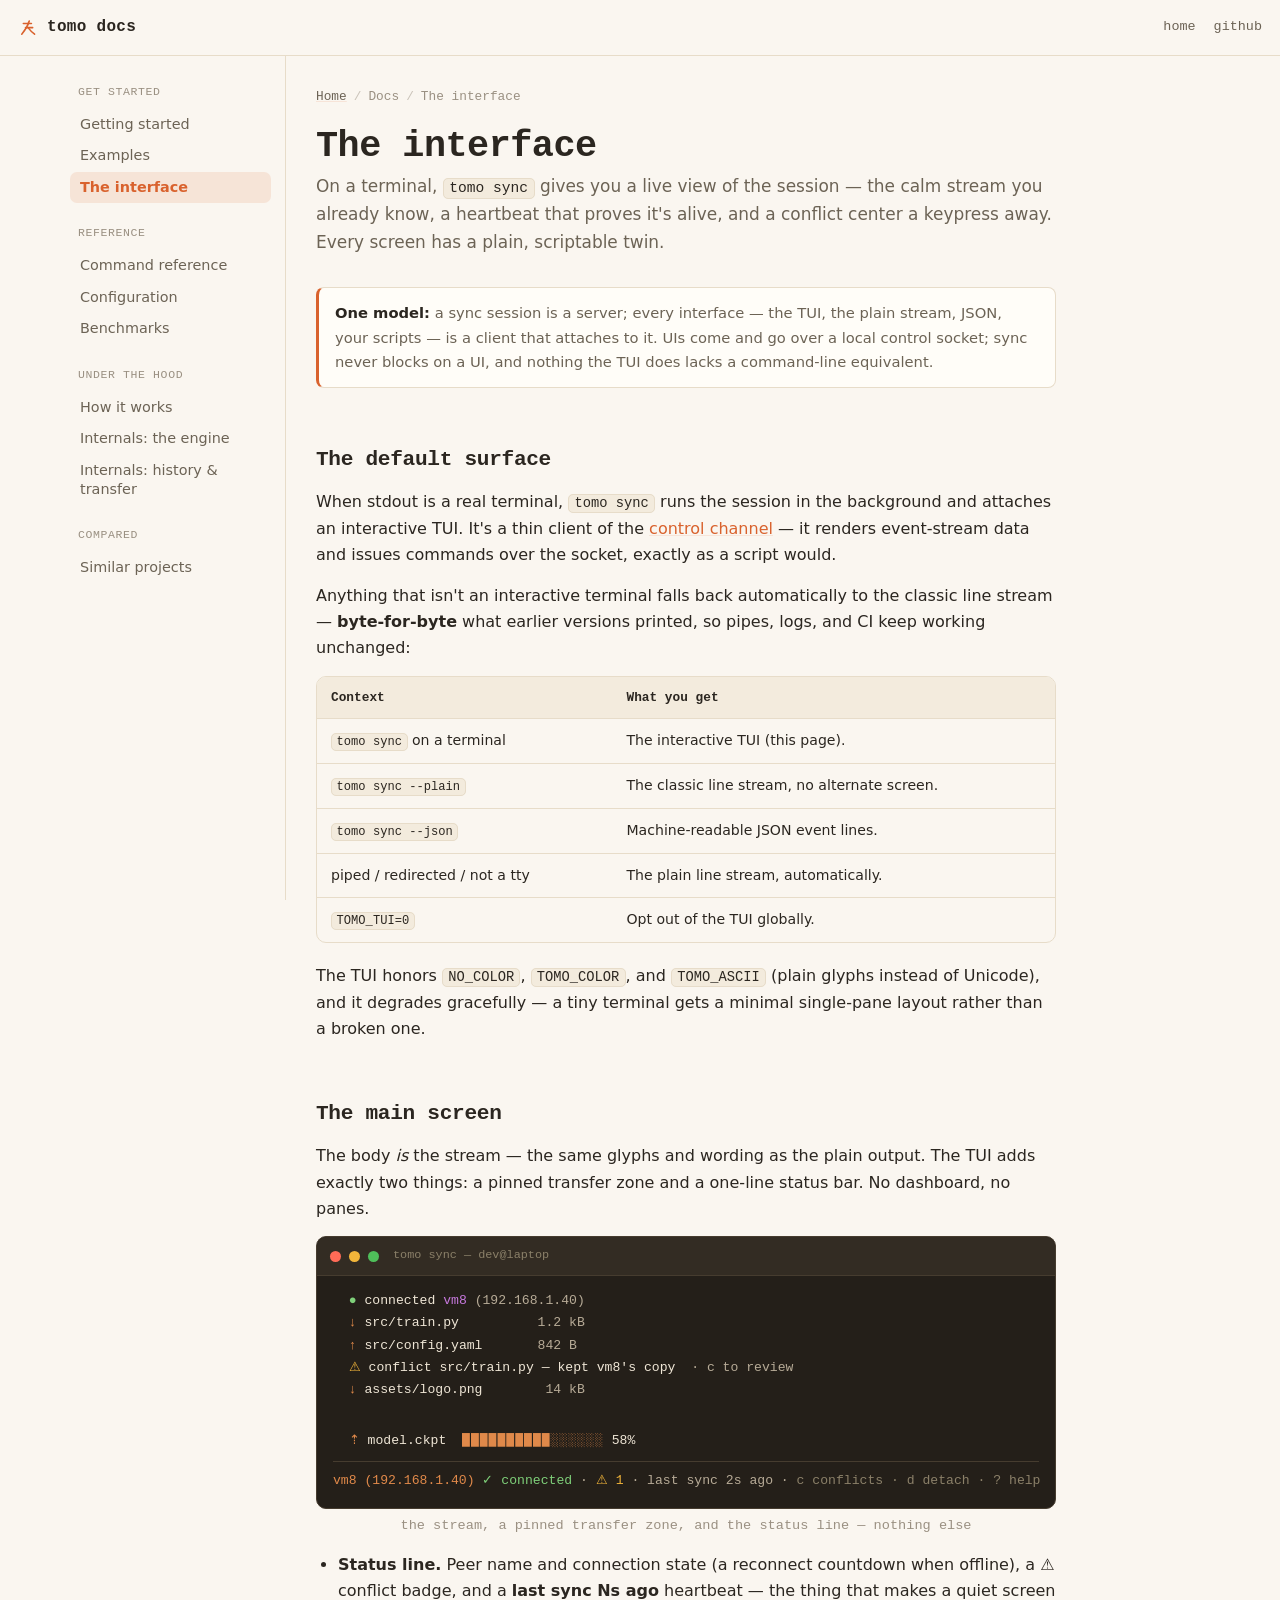
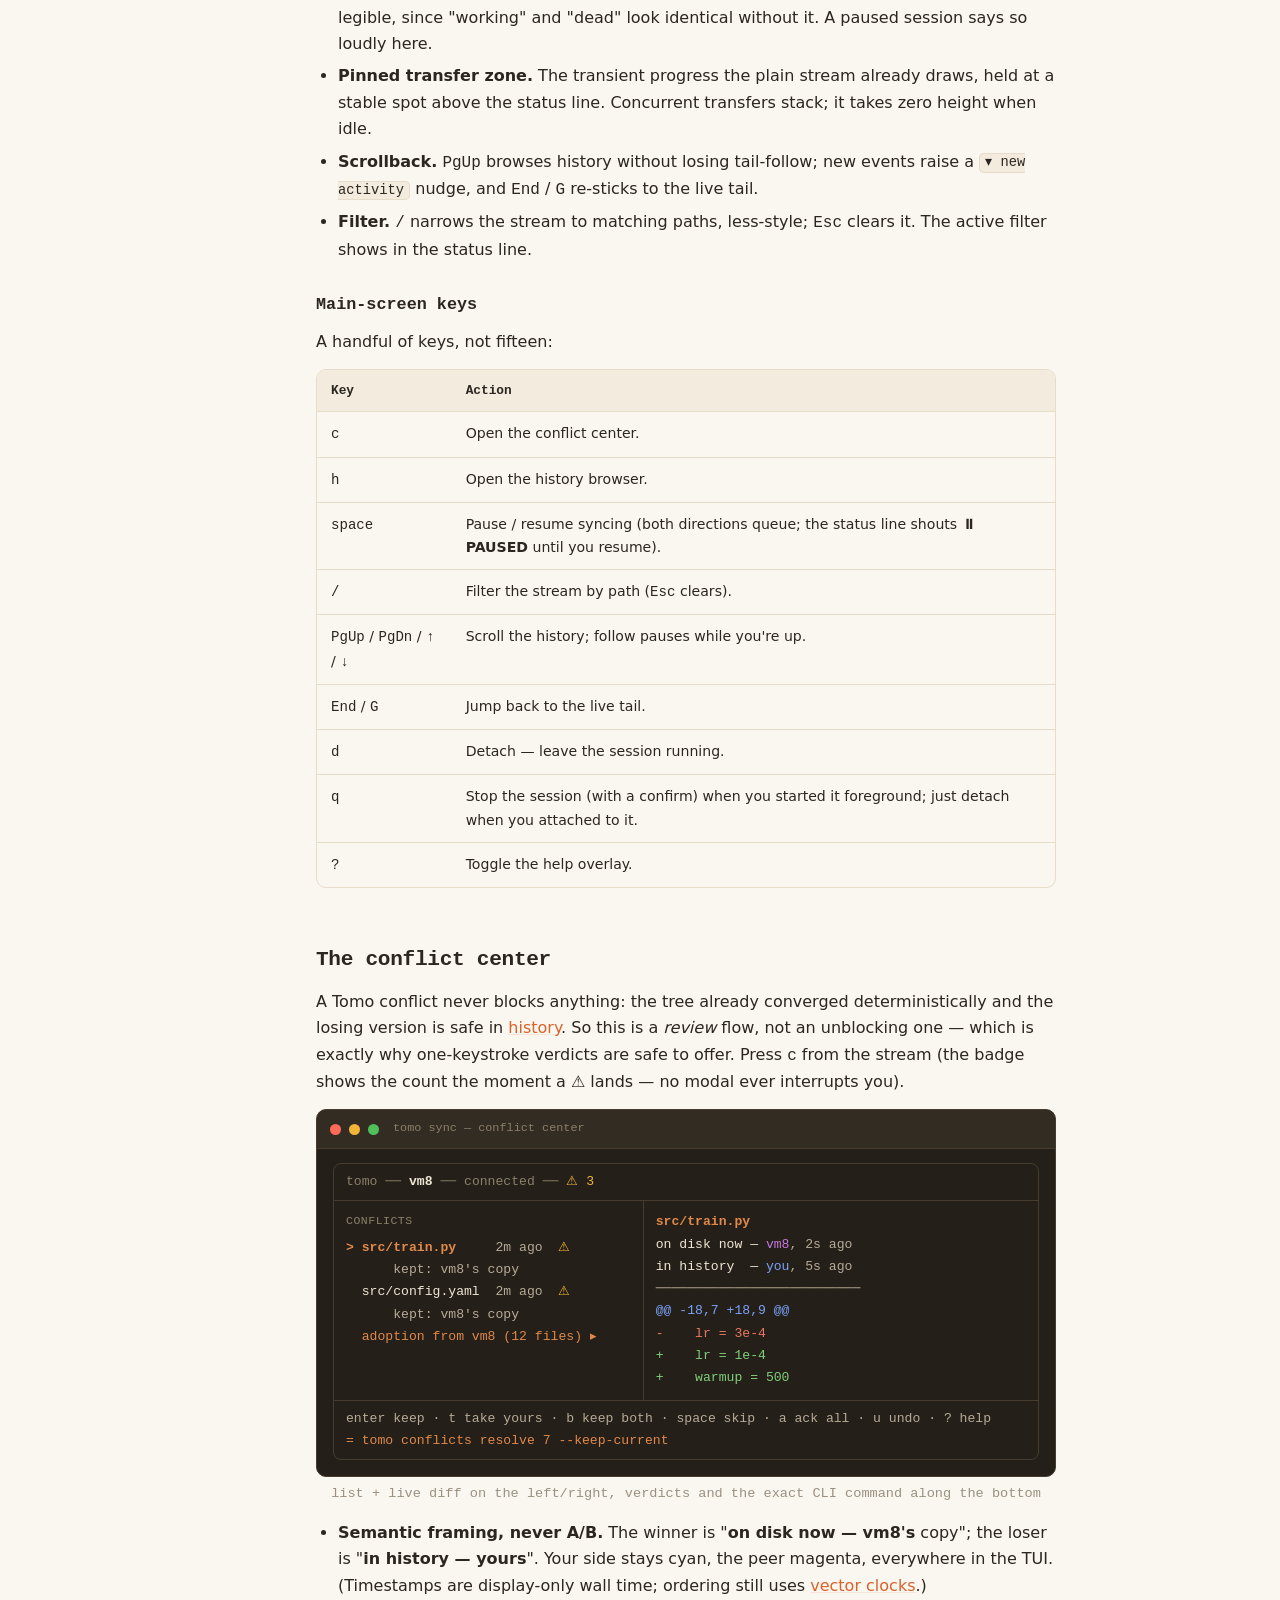
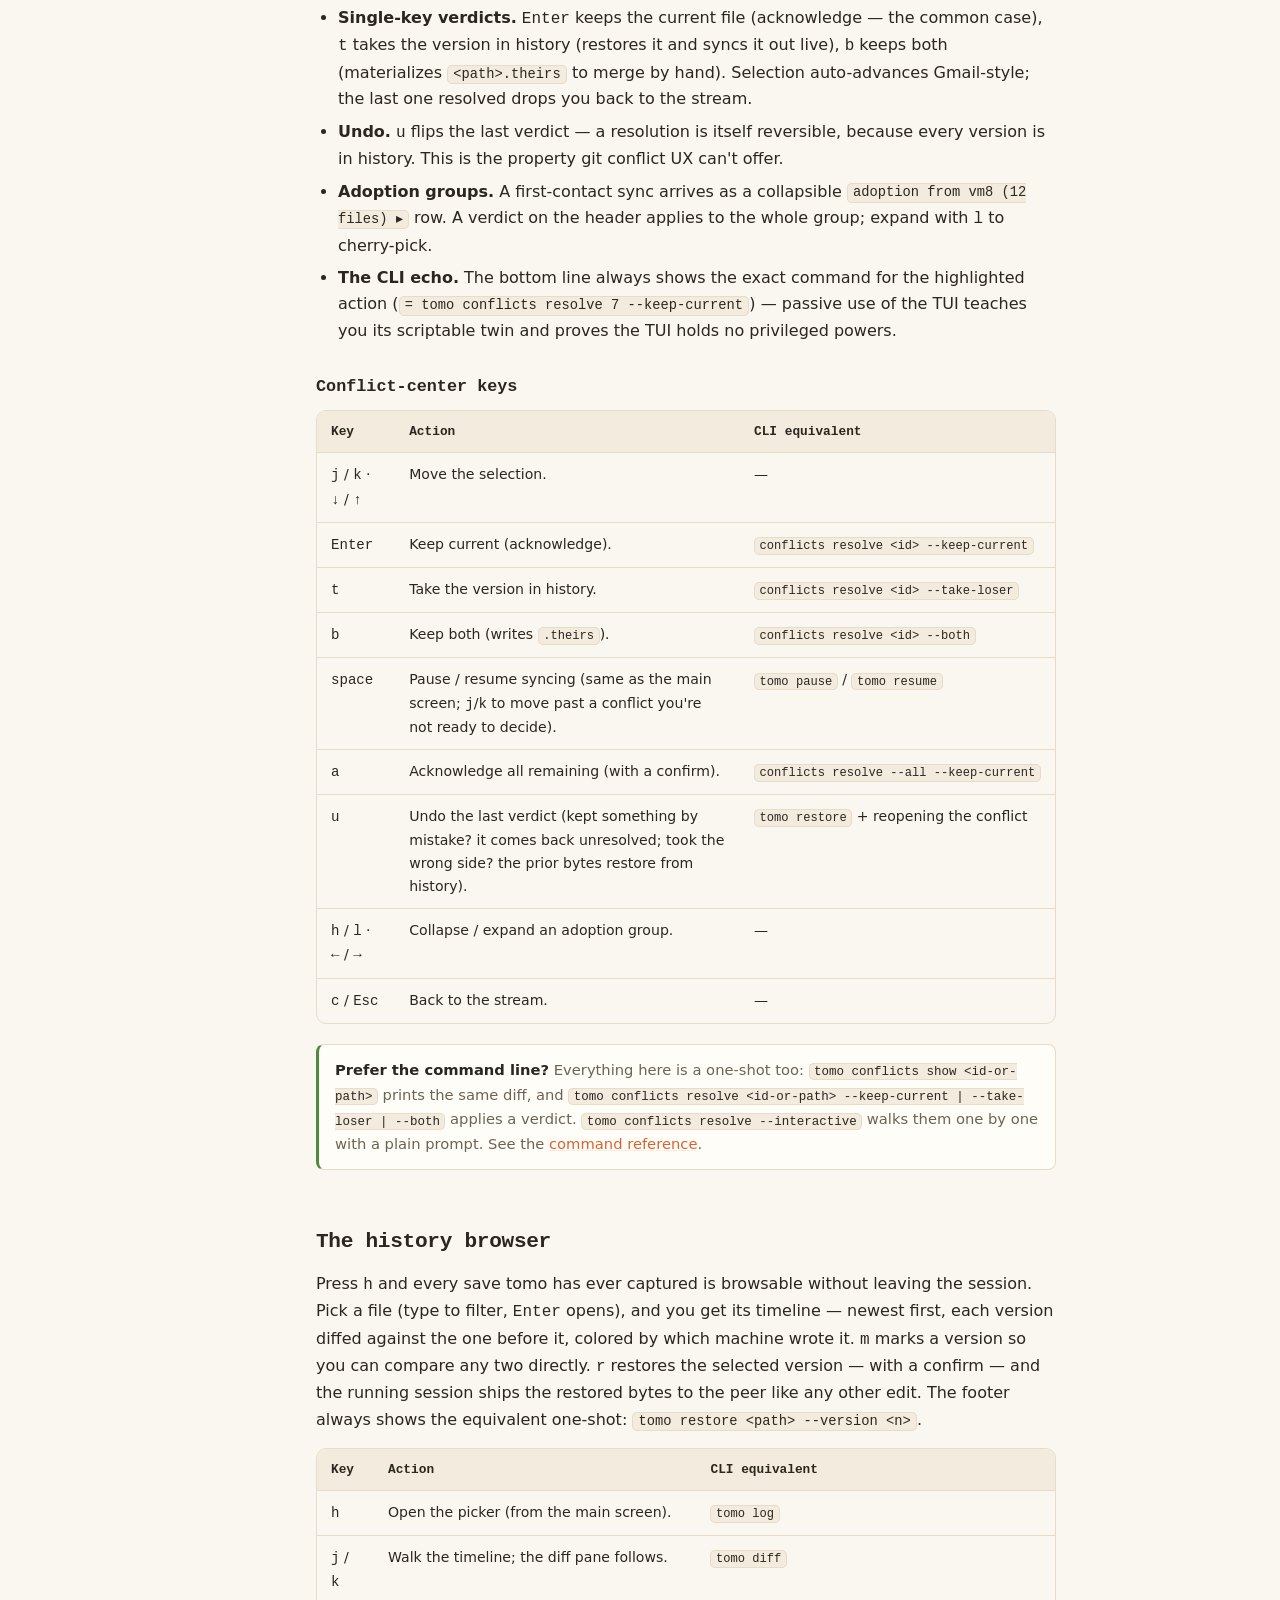
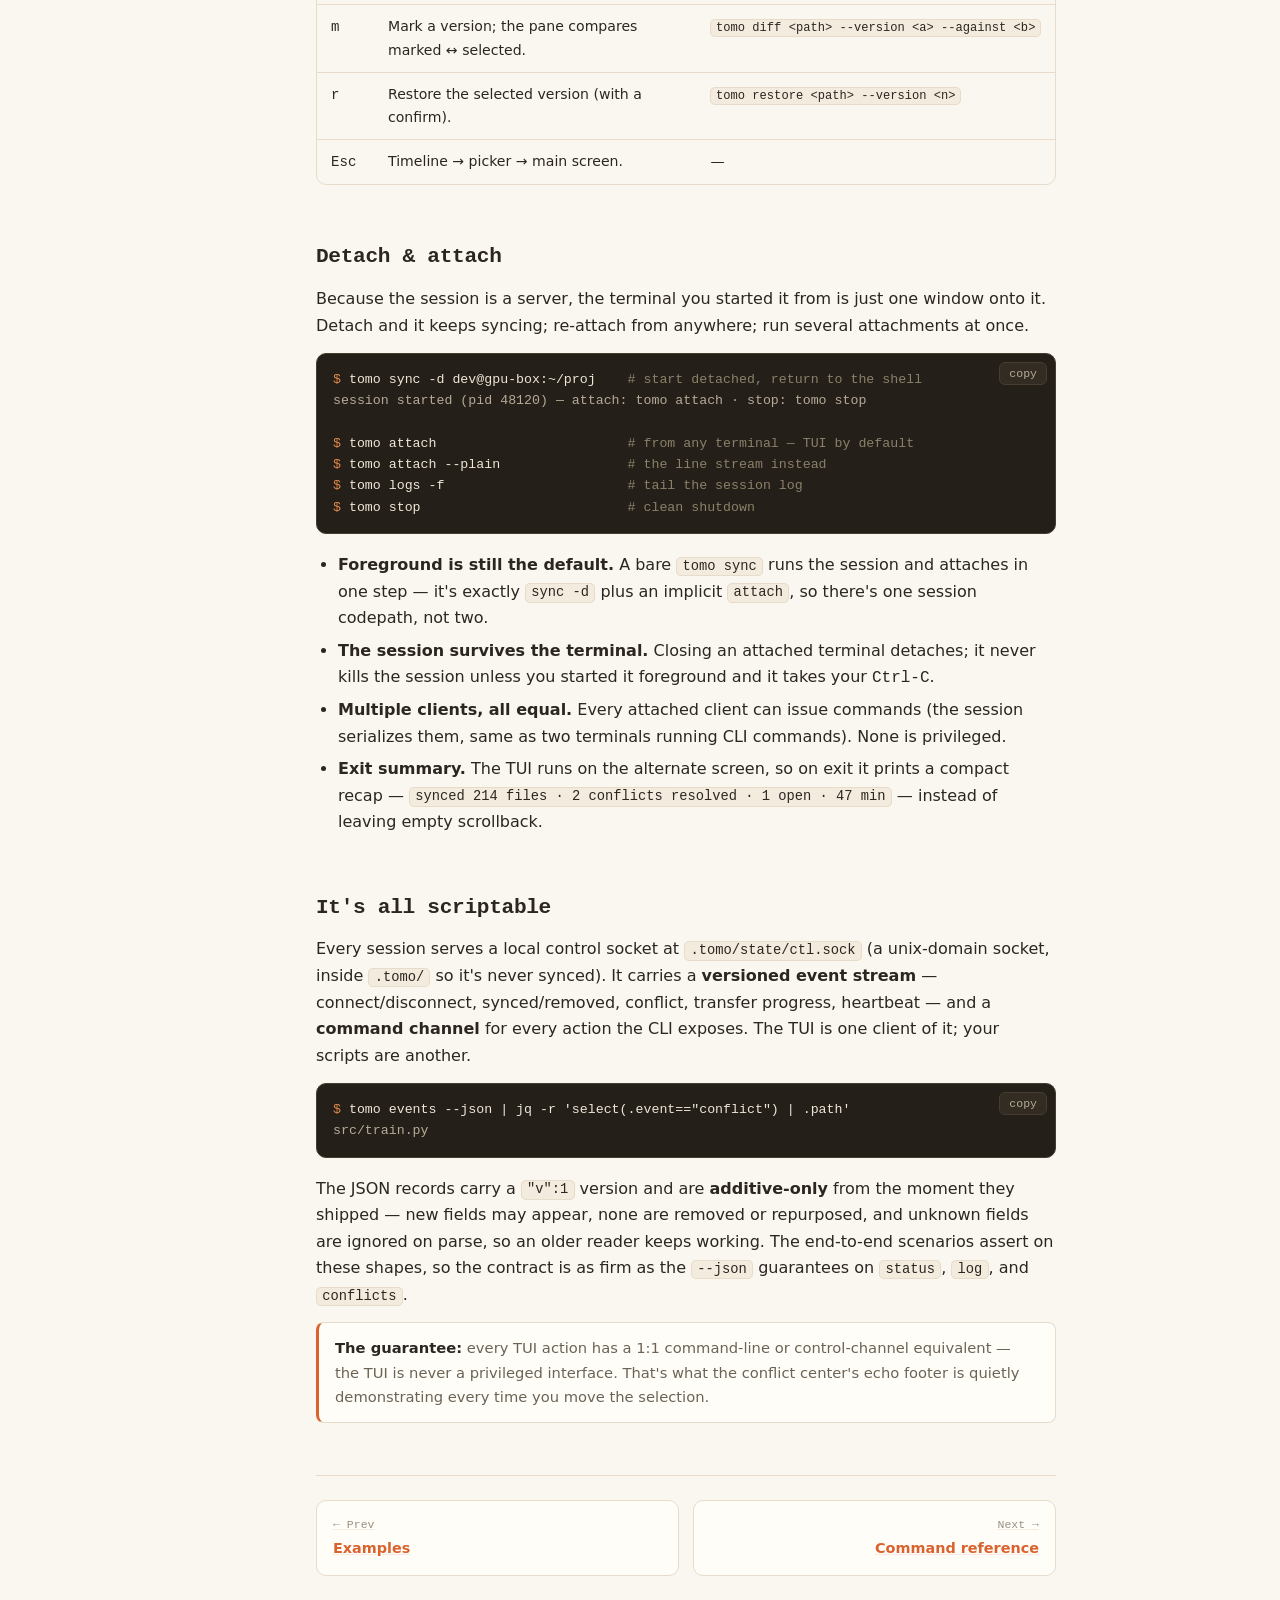
<file: site/docs/interface.html>
<!doctype html>
<html lang="en">
<head>
<meta charset="utf-8">
<meta name="viewport" content="width=device-width, initial-scale=1">
<title>The interface — Tomo docs</title>
<meta name="description" content="Tomo's terminal interface: the live TUI main screen with its heartbeat, the conflict center, detach/attach across terminals, and the guarantee that every screen has a plain, scriptable twin.">
<link rel="icon" href="data:image/svg+xml,%3Csvg%20xmlns='http://www.w3.org/2000/svg'%20viewBox='0%200%2064%2064'%3E%3Crect%20width='64'%20height='64'%20rx='14'%20fill='%23faf6f0'/%3E%3Cg%20fill='none'%20stroke='%23d9622d'%20stroke-width='5'%20stroke-linecap='round'%20stroke-linejoin='round'%3E%3Cpath%20d='M17%2021H43'/%3E%3Cpath%20d='M36%2013Q30%2034%2012%2055'/%3E%3Cpath%20d='M24%2034H47'/%3E%3Cpath%20d='M32%2034Q42%2047%2053%2055'/%3E%3C/g%3E%3C/svg%3E">
<link rel="stylesheet" href="docs.css">
<style>
  /* page-scoped: hand-rolled TUI mock, pure HTML/CSS (no images, no CDNs) */
  .tuimock{background:var(--term-bg);border:1px solid var(--term-line);border-radius:10px;
    overflow:hidden;margin:0 0 6px}
  .tuimock-bar{display:flex;align-items:center;gap:8px;padding:9px 13px;background:var(--term-bar);
    border-bottom:1px solid var(--term-line)}
  .tuimock-bar .dot{width:11px;height:11px;border-radius:50%}
  .tuimock-bar .r{background:#ff6b57}.tuimock-bar .y{background:#f2b53a}.tuimock-bar .g{background:#4fbf5a}
  .tuimock-bar .ttl{margin-left:6px;font-family:var(--mono);font-size:.74rem;color:var(--term-faint)}
  .tuimock-scroll{overflow-x:auto;scrollbar-width:thin}
  .tuiscreen{font-family:var(--mono);font-size:.82rem;line-height:1.7;color:var(--term-fg);
    padding:14px 16px 16px;min-width:560px}
  .tuiscreen .l{display:block;white-space:pre}
  .tui-acc{color:var(--accent-2)}
  .tui-warn{color:#f2b53a}
  .tui-grn{color:#7fd07a}
  .tui-dim{color:var(--term-dim)}
  .tui-faint{color:var(--term-faint)}
  .tui-you{color:#7aa2f7}
  .tui-peer{color:#c678dd}
  .tui-add{color:#7fd07a}
  .tui-del{color:#e8795f}
  .tui-hunk{color:#7aa2f7}
  .tui-bar{color:var(--accent-2);letter-spacing:1px}
  .tui-sel{color:var(--accent-2);font-weight:600}
  .tuiscreen .transfer{margin-top:6px}
  .tuiscreen .statusline{margin-top:9px;padding-top:8px;border-top:1px solid var(--term-line)}
  .cc{border:1px solid var(--term-line);border-radius:8px}
  .cc-title{border-bottom:1px solid var(--term-line);padding:7px 12px;color:var(--term-faint)}
  .cc-title b{color:var(--term-fg);font-weight:600}
  .cc-panes{display:flex}
  .cc-list{flex:0 0 44%;border-right:1px solid var(--term-line);padding:10px 12px}
  .cc-diff{flex:1 1 56%;padding:10px 12px}
  .cc-hdr{color:var(--term-faint);font-size:.72rem;letter-spacing:.5px;margin-bottom:6px}
  .cc-foot{border-top:1px solid var(--term-line);padding:7px 12px}
  .figcap{text-align:center;color:var(--fg-faint);font-size:.85rem;margin:0 0 24px;font-family:var(--mono)}
</style>
</head>
<body>

<div class="topbar">
  <div style="display:flex;align-items:center;gap:12px">
    <button class="menu-btn" aria-label="Toggle navigation">Menu</button>
    <a class="brand" href="../index.html">
      <svg class="mark" width="20" height="20" viewBox="0 0 64 64" role="img" aria-label="tomo mark" fill="none" stroke="currentColor" stroke-width="5" stroke-linecap="round" stroke-linejoin="round"><path d="M17 21H43"/><path d="M36 13Q30 34 12 55"/><path d="M24 34H47"/><path d="M32 34Q42 47 53 55"/></svg>
      <span>tomo docs</span>
    </a>
  </div>
  <div class="top-right">
    <a href="../index.html">home</a>
    <a href="https://github.com/jakequist/tomo">github</a>
  </div>
</div>
<div class="backdrop"></div>

<div class="layout">
  <aside class="sidebar">
    <div class="sb-group">Get started</div>
    <a href="index.html">Getting started</a>
    <a href="examples.html">Examples</a>
    <a href="interface.html" class="active">The interface</a>
    <div class="sb-group">Reference</div>
    <a href="commands.html">Command reference</a>
    <a href="configuration.html">Configuration</a>
    <a href="benchmarks.html">Benchmarks</a>
    <div class="sb-group">Under the hood</div>
    <a href="how-it-works.html">How it works</a>
    <a href="internals-engine.html">Internals: the engine</a>
    <a href="internals-history.html">Internals: history &amp; transfer</a>
    <div class="sb-group">Compared</div>
    <a href="compared.html">Similar projects</a>
  </aside>

  <main class="content">
    <nav class="crumb"><a href="../index.html">Home</a><span class="sep">/</span>Docs<span class="sep">/</span>The interface</nav>

    <h1>The interface</h1>
    <p class="subtitle">On a terminal, <code>tomo sync</code> gives you a live view of the session &mdash; the calm stream you already know, a heartbeat that proves it's alive, and a conflict center a keypress away. Every screen has a plain, scriptable twin.</p>

    <div class="note"><b>One model:</b> a sync session is a server; every interface &mdash; the TUI, the plain stream, JSON, your scripts &mdash; is a client that attaches to it. UIs come and go over a local control socket; sync never blocks on a UI, and nothing the TUI does lacks a command-line equivalent.</div>

    <h2 id="default">The default surface <a class="anchor" href="#default">#</a></h2>
    <p>When stdout is a real terminal, <code>tomo sync</code> runs the session in the background and attaches an interactive TUI. It's a thin client of the <a href="#scriptable">control channel</a> &mdash; it renders event-stream data and issues commands over the socket, exactly as a script would.</p>
    <p>Anything that isn't an interactive terminal falls back automatically to the classic line stream &mdash; <strong>byte-for-byte</strong> what earlier versions printed, so pipes, logs, and CI keep working unchanged:</p>
    <div class="table-wrap"><table>
      <thead><tr><th>Context</th><th>What you get</th></tr></thead>
      <tbody>
        <tr><td><code>tomo sync</code> on a terminal</td><td>The interactive TUI (this page).</td></tr>
        <tr><td><code>tomo sync --plain</code></td><td>The classic line stream, no alternate screen.</td></tr>
        <tr><td><code>tomo sync --json</code></td><td>Machine-readable JSON event lines.</td></tr>
        <tr><td>piped / redirected / not a tty</td><td>The plain line stream, automatically.</td></tr>
        <tr><td><code>TOMO_TUI=0</code></td><td>Opt out of the TUI globally.</td></tr>
      </tbody>
    </table></div>
    <p>The TUI honors <code>NO_COLOR</code>, <code>TOMO_COLOR</code>, and <code>TOMO_ASCII</code> (plain glyphs instead of Unicode), and it degrades gracefully &mdash; a tiny terminal gets a minimal single-pane layout rather than a broken one.</p>

    <h2 id="main">The main screen <a class="anchor" href="#main">#</a></h2>
    <p>The body <em>is</em> the stream &mdash; the same glyphs and wording as the plain output. The TUI adds exactly two things: a pinned transfer zone and a one-line status bar. No dashboard, no panes.</p>

    <div class="tuimock">
      <div class="tuimock-bar">
        <span class="dot r">&#8203;</span><span class="dot y">&#8203;</span><span class="dot g">&#8203;</span>
        <span class="ttl">tomo sync &mdash; dev@laptop</span>
      </div>
      <div class="tuimock-scroll">
        <div class="tuiscreen" aria-label="Mock of the Tomo TUI main screen: an event stream, a pinned transfer, and a one-line status bar with a heartbeat">
<span class="l"><span class="tui-grn">  &#9679;</span> connected <span class="tui-peer">vm8</span> <span class="tui-dim">(192.168.1.40)</span></span>
<span class="l"><span class="tui-acc">  &#8595;</span> src/train.py          <span class="tui-dim">1.2 kB</span></span>
<span class="l"><span class="tui-acc">  &#8593;</span> src/config.yaml       <span class="tui-dim">842 B</span></span>
<span class="l"><span class="tui-warn">  &#9888;</span> conflict src/train.py &mdash; kept vm8's copy<span class="tui-dim">  &middot; c to review</span></span>
<span class="l"><span class="tui-acc">  &#8595;</span> assets/logo.png        <span class="tui-dim">14 kB</span></span>
<span class="l">&#8203;</span>
<span class="l transfer"><span class="tui-acc">  &#8673;</span> model.ckpt  <span class="tui-bar">&#9608;&#9608;&#9608;&#9608;&#9608;&#9608;&#9608;&#9608;&#9608;&#9608;&#9617;&#9617;&#9617;&#9617;&#9617;&#9617;</span> 58%</span>
<span class="l statusline"><span class="tui-acc">vm8 (192.168.1.40)</span> <span class="tui-grn">&#10003; connected</span> <span class="tui-dim">&middot;</span> <span class="tui-warn">&#9888; 1</span> <span class="tui-dim">&middot; last sync 2s ago &middot;</span> <span class="tui-faint">c conflicts &middot; d detach &middot; ? help</span></span>
        </div>
      </div>
    </div>
    <p class="figcap">the stream, a pinned transfer zone, and the status line &mdash; nothing else</p>

    <ul>
      <li><b>Status line.</b> Peer name and connection state (a reconnect countdown when offline), a <b>&#9888;</b> conflict badge, and a <b>last sync Ns ago</b> heartbeat &mdash; the thing that makes a quiet screen legible, since "working" and "dead" look identical without it. A paused session says so loudly here.</li>
      <li><b>Pinned transfer zone.</b> The transient progress the plain stream already draws, held at a stable spot above the status line. Concurrent transfers stack; it takes zero height when idle.</li>
      <li><b>Scrollback.</b> <kbd>PgUp</kbd> browses history without losing tail-follow; new events raise a <code>&#9662; new activity</code> nudge, and <kbd>End</kbd> / <kbd>G</kbd> re-sticks to the live tail.</li>
      <li><b>Filter.</b> <kbd>/</kbd> narrows the stream to matching paths, less-style; <kbd>Esc</kbd> clears it. The active filter shows in the status line.</li>
    </ul>

    <h3 id="main-keys">Main-screen keys <a class="anchor" href="#main-keys">#</a></h3>
    <p>A handful of keys, not fifteen:</p>
    <div class="table-wrap"><table>
      <thead><tr><th>Key</th><th>Action</th></tr></thead>
      <tbody>
        <tr><td><kbd>c</kbd></td><td>Open the conflict center.</td></tr>
        <tr><td><kbd>h</kbd></td><td>Open the history browser.</td></tr>
        <tr><td><kbd>space</kbd></td><td>Pause / resume syncing (both directions queue; the status line shouts <b>&#9208; PAUSED</b> until you resume).</td></tr>
        <tr><td><kbd>/</kbd></td><td>Filter the stream by path (<kbd>Esc</kbd> clears).</td></tr>
        <tr><td><kbd>PgUp</kbd> / <kbd>PgDn</kbd> / <kbd>&#8593;</kbd> / <kbd>&#8595;</kbd></td><td>Scroll the history; follow pauses while you're up.</td></tr>
        <tr><td><kbd>End</kbd> / <kbd>G</kbd></td><td>Jump back to the live tail.</td></tr>
        <tr><td><kbd>d</kbd></td><td>Detach &mdash; leave the session running.</td></tr>
        <tr><td><kbd>q</kbd></td><td>Stop the session (with a confirm) when you started it foreground; just detach when you attached to it.</td></tr>
        <tr><td><kbd>?</kbd></td><td>Toggle the help overlay.</td></tr>
      </tbody>
    </table></div>

    <h2 id="conflicts">The conflict center <a class="anchor" href="#conflicts">#</a></h2>
    <p>A Tomo conflict never blocks anything: the tree already converged deterministically and the losing version is safe in <a href="internals-history.html">history</a>. So this is a <em>review</em> flow, not an unblocking one &mdash; which is exactly why one-keystroke verdicts are safe to offer. Press <kbd>c</kbd> from the stream (the badge shows the count the moment a <b>&#9888;</b> lands &mdash; no modal ever interrupts you).</p>

    <div class="tuimock">
      <div class="tuimock-bar">
        <span class="dot r">&#8203;</span><span class="dot y">&#8203;</span><span class="dot g">&#8203;</span>
        <span class="ttl">tomo sync &mdash; conflict center</span>
      </div>
      <div class="tuimock-scroll">
        <div class="tuiscreen" style="min-width:600px" aria-label="Mock of the Tomo conflict center: a list of conflicts on the left, a winner-versus-loser diff on the right, and single-key verdicts with the CLI equivalent along the bottom">
          <div class="cc">
            <div class="cc-title">tomo &#9472;&#9472; <b class="tui-peer">vm8</b> &#9472;&#9472; connected &#9472;&#9472; <span class="tui-warn">&#9888; 3</span></div>
            <div class="cc-panes">
              <div class="cc-list">
                <div class="cc-hdr">CONFLICTS</div>
<span class="l"><span class="tui-sel">&gt; src/train.py</span>     <span class="tui-dim">2m ago</span>  <span class="tui-warn">&#9888;</span></span>
<span class="l tui-dim">      kept: vm8's copy</span>
<span class="l">  src/config.yaml  <span class="tui-dim">2m ago</span>  <span class="tui-warn">&#9888;</span></span>
<span class="l tui-dim">      kept: vm8's copy</span>
<span class="l"><span class="tui-acc">  adoption from vm8 (12 files) &#9656;</span></span>
              </div>
              <div class="cc-diff">
<span class="l"><span class="tui-sel">src/train.py</span></span>
<span class="l">on disk now &mdash; <span class="tui-peer">vm8</span><span class="tui-dim">, 2s ago</span></span>
<span class="l">in history  &mdash; <span class="tui-you">you</span><span class="tui-dim">, 5s ago</span></span>
<span class="l tui-dim">&#9472;&#9472;&#9472;&#9472;&#9472;&#9472;&#9472;&#9472;&#9472;&#9472;&#9472;&#9472;&#9472;&#9472;&#9472;&#9472;&#9472;&#9472;&#9472;&#9472;&#9472;&#9472;&#9472;&#9472;&#9472;&#9472;</span>
<span class="l tui-hunk">@@ -18,7 +18,9 @@</span>
<span class="l tui-del">-    lr = 3e-4</span>
<span class="l tui-add">+    lr = 1e-4</span>
<span class="l tui-add">+    warmup = 500</span>
              </div>
            </div>
            <div class="cc-foot">
<span class="l tui-dim">enter keep &middot; t take yours &middot; b keep both &middot; space skip &middot; a ack all &middot; u undo &middot; ? help</span>
<span class="l"><span class="tui-acc">= tomo conflicts resolve 7 --keep-current</span></span>
            </div>
          </div>
        </div>
      </div>
    </div>
    <p class="figcap">list + live diff on the left/right, verdicts and the exact CLI command along the bottom</p>

    <ul>
      <li><b>Semantic framing, never A/B.</b> The winner is "<b>on disk now &mdash; vm8's</b> copy"; the loser is "<b>in history &mdash; yours</b>". Your side stays cyan, the peer magenta, everywhere in the TUI. (Timestamps are display-only wall time; ordering still uses <a href="internals-engine.html">vector clocks</a>.)</li>
      <li><b>Single-key verdicts.</b> <kbd>Enter</kbd> keeps the current file (acknowledge &mdash; the common case), <kbd>t</kbd> takes the version in history (restores it and syncs it out live), <kbd>b</kbd> keeps both (materializes <code>&lt;path&gt;.theirs</code> to merge by hand). Selection auto-advances Gmail-style; the last one resolved drops you back to the stream.</li>
      <li><b>Undo.</b> <kbd>u</kbd> flips the last verdict &mdash; a resolution is itself reversible, because every version is in history. This is the property git conflict UX can't offer.</li>
      <li><b>Adoption groups.</b> A first-contact sync arrives as a collapsible <code>adoption from vm8 (12 files) &#9656;</code> row. A verdict on the header applies to the whole group; expand with <kbd>l</kbd> to cherry-pick.</li>
      <li><b>The CLI echo.</b> The bottom line always shows the exact command for the highlighted action (<code>= tomo conflicts resolve 7 --keep-current</code>) &mdash; passive use of the TUI teaches you its scriptable twin and proves the TUI holds no privileged powers.</li>
    </ul>

    <h3 id="conflict-keys">Conflict-center keys <a class="anchor" href="#conflict-keys">#</a></h3>
    <div class="table-wrap"><table>
      <thead><tr><th>Key</th><th>Action</th><th>CLI equivalent</th></tr></thead>
      <tbody>
        <tr><td><kbd>j</kbd> / <kbd>k</kbd> &middot; <kbd>&#8595;</kbd> / <kbd>&#8593;</kbd></td><td>Move the selection.</td><td>&mdash;</td></tr>
        <tr><td><kbd>Enter</kbd></td><td>Keep current (acknowledge).</td><td><code>conflicts resolve &lt;id&gt; --keep-current</code></td></tr>
        <tr><td><kbd>t</kbd></td><td>Take the version in history.</td><td><code>conflicts resolve &lt;id&gt; --take-loser</code></td></tr>
        <tr><td><kbd>b</kbd></td><td>Keep both (writes <code>.theirs</code>).</td><td><code>conflicts resolve &lt;id&gt; --both</code></td></tr>
        <tr><td><kbd>space</kbd></td><td>Pause / resume syncing (same as the main screen; <kbd>j</kbd>/<kbd>k</kbd> to move past a conflict you're not ready to decide).</td><td><code>tomo pause</code> / <code>tomo resume</code></td></tr>
        <tr><td><kbd>a</kbd></td><td>Acknowledge all remaining (with a confirm).</td><td><code>conflicts resolve --all --keep-current</code></td></tr>
        <tr><td><kbd>u</kbd></td><td>Undo the last verdict (kept something by mistake? it comes back unresolved; took the wrong side? the prior bytes restore from history).</td><td><code>tomo restore</code> + reopening the conflict</td></tr>
        <tr><td><kbd>h</kbd> / <kbd>l</kbd> &middot; <kbd>&#8592;</kbd> / <kbd>&#8594;</kbd></td><td>Collapse / expand an adoption group.</td><td>&mdash;</td></tr>
        <tr><td><kbd>c</kbd> / <kbd>Esc</kbd></td><td>Back to the stream.</td><td>&mdash;</td></tr>
      </tbody>
    </table></div>
    <div class="tip"><b>Prefer the command line?</b> Everything here is a one-shot too: <code>tomo conflicts show &lt;id-or-path&gt;</code> prints the same diff, and <code>tomo conflicts resolve &lt;id-or-path&gt; --keep-current | --take-loser | --both</code> applies a verdict. <code>tomo conflicts resolve --interactive</code> walks them one by one with a plain prompt. See the <a href="commands.html#conflicts">command reference</a>.</div>


    <h2 id="history">The history browser <a class="anchor" href="#history">#</a></h2>
    <p>Press <kbd>h</kbd> and every save tomo has ever captured is browsable without leaving the session. Pick a file (type to filter, <kbd>Enter</kbd> opens), and you get its timeline &mdash; newest first, each version diffed against the one before it, colored by which machine wrote it. <kbd>m</kbd> marks a version so you can compare any two directly. <kbd>r</kbd> restores the selected version &mdash; with a confirm &mdash; and the running session ships the restored bytes to the peer like any other edit. The footer always shows the equivalent one-shot: <code>tomo restore &lt;path&gt; --version &lt;n&gt;</code>.</p>
    <div class="table-wrap"><table>
      <thead><tr><th>Key</th><th>Action</th><th>CLI equivalent</th></tr></thead>
      <tbody>
        <tr><td><kbd>h</kbd></td><td>Open the picker (from the main screen).</td><td><code>tomo log</code></td></tr>
        <tr><td><kbd>j</kbd> / <kbd>k</kbd></td><td>Walk the timeline; the diff pane follows.</td><td><code>tomo diff</code></td></tr>
        <tr><td><kbd>m</kbd></td><td>Mark a version; the pane compares marked &#8596; selected.</td><td><code>tomo diff &lt;path&gt; --version &lt;a&gt; --against &lt;b&gt;</code></td></tr>
        <tr><td><kbd>r</kbd></td><td>Restore the selected version (with a confirm).</td><td><code>tomo restore &lt;path&gt; --version &lt;n&gt;</code></td></tr>
        <tr><td><kbd>Esc</kbd></td><td>Timeline &#8594; picker &#8594; main screen.</td><td>&mdash;</td></tr>
      </tbody>
    </table></div>

    <h2 id="detach">Detach &amp; attach <a class="anchor" href="#detach">#</a></h2>
    <p>Because the session is a server, the terminal you started it from is just one window onto it. Detach and it keeps syncing; re-attach from anywhere; run several attachments at once.</p>
    <div class="code cmd"><button class="copy">copy</button><pre><span class="p">$ </span>tomo sync -d dev@gpu-box:~/proj    <span class="c"># start detached, return to the shell</span>
<span class="o">session started (pid 48120) &mdash; attach: tomo attach &middot; stop: tomo stop</span>

<span class="p">$ </span>tomo attach                        <span class="c"># from any terminal &mdash; TUI by default</span>
<span class="p">$ </span>tomo attach --plain                <span class="c"># the line stream instead</span>
<span class="p">$ </span>tomo logs -f                       <span class="c"># tail the session log</span>
<span class="p">$ </span>tomo stop                          <span class="c"># clean shutdown</span></pre></div>
    <ul>
      <li><b>Foreground is still the default.</b> A bare <code>tomo sync</code> runs the session and attaches in one step &mdash; it's exactly <code>sync -d</code> plus an implicit <code>attach</code>, so there's one session codepath, not two.</li>
      <li><b>The session survives the terminal.</b> Closing an attached terminal detaches; it never kills the session unless you started it foreground and it takes your <kbd>Ctrl-C</kbd>.</li>
      <li><b>Multiple clients, all equal.</b> Every attached client can issue commands (the session serializes them, same as two terminals running CLI commands). None is privileged.</li>
      <li><b>Exit summary.</b> The TUI runs on the alternate screen, so on exit it prints a compact recap &mdash; <code>synced 214 files &middot; 2 conflicts resolved &middot; 1 open &middot; 47 min</code> &mdash; instead of leaving empty scrollback.</li>
    </ul>

    <h2 id="scriptable">It's all scriptable <a class="anchor" href="#scriptable">#</a></h2>
    <p>Every session serves a local control socket at <code>.tomo/state/ctl.sock</code> (a unix-domain socket, inside <code>.tomo/</code> so it's never synced). It carries a <b>versioned event stream</b> &mdash; connect/disconnect, synced/removed, conflict, transfer progress, heartbeat &mdash; and a <b>command channel</b> for every action the CLI exposes. The TUI is one client of it; your scripts are another.</p>
    <div class="code cmd"><button class="copy">copy</button><pre><span class="p">$ </span>tomo events --json | jq -r 'select(.event=="conflict") | .path'
<span class="o">src/train.py</span></pre></div>
    <p>The JSON records carry a <code>"v":1</code> version and are <b>additive-only</b> from the moment they shipped &mdash; new fields may appear, none are removed or repurposed, and unknown fields are ignored on parse, so an older reader keeps working. The end-to-end scenarios assert on these shapes, so the contract is as firm as the <code>--json</code> guarantees on <code>status</code>, <code>log</code>, and <code>conflicts</code>.</p>
    <div class="note"><b>The guarantee:</b> every TUI action has a 1:1 command-line or control-channel equivalent &mdash; the TUI is never a privileged interface. That's what the conflict center's echo footer is quietly demonstrating every time you move the selection.</div>

    <div class="pagenav">
      <a class="prev" href="examples.html"><span class="dir">← Prev</span><span class="ttl">Examples</span></a>
      <a class="next" href="commands.html"><span class="dir">Next →</span><span class="ttl">Command reference</span></a>
    </div>
  </main>
</div>

<script src="docs.js"></script>
</body>
</html>
</file>
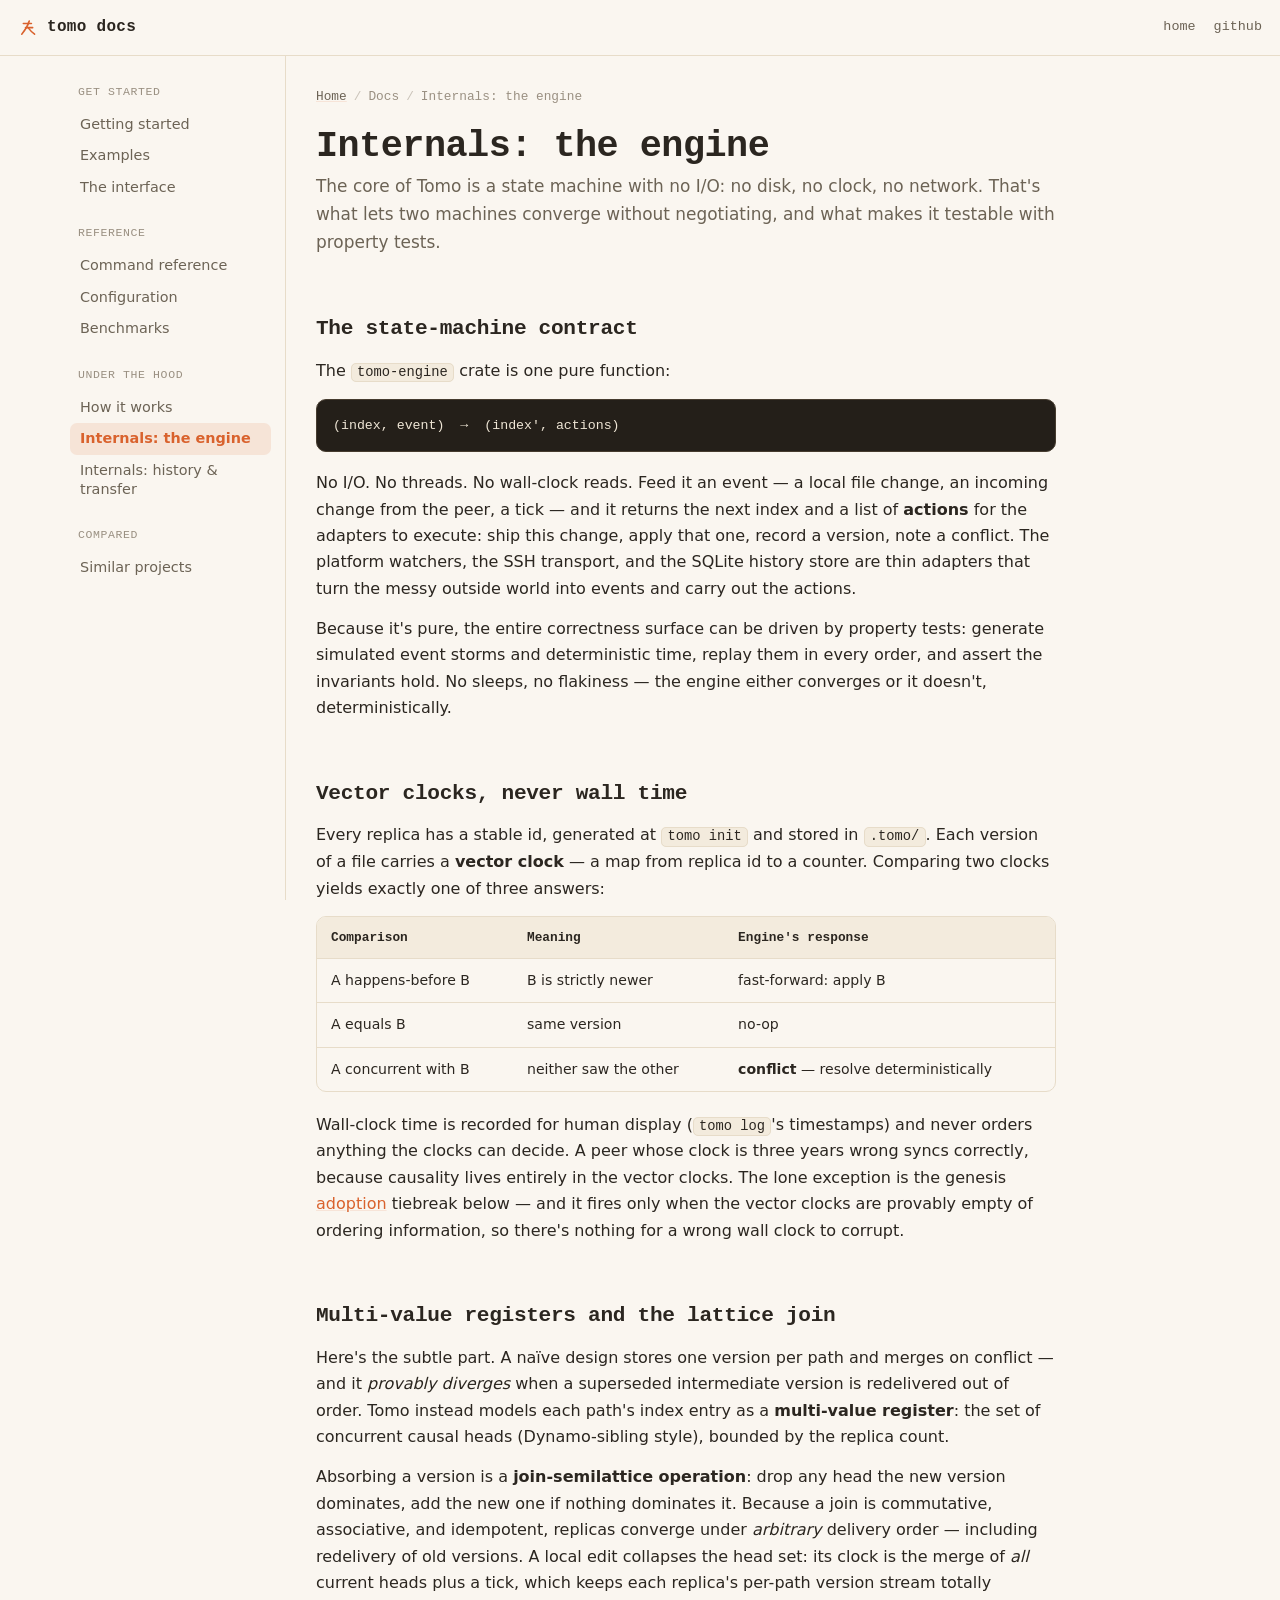
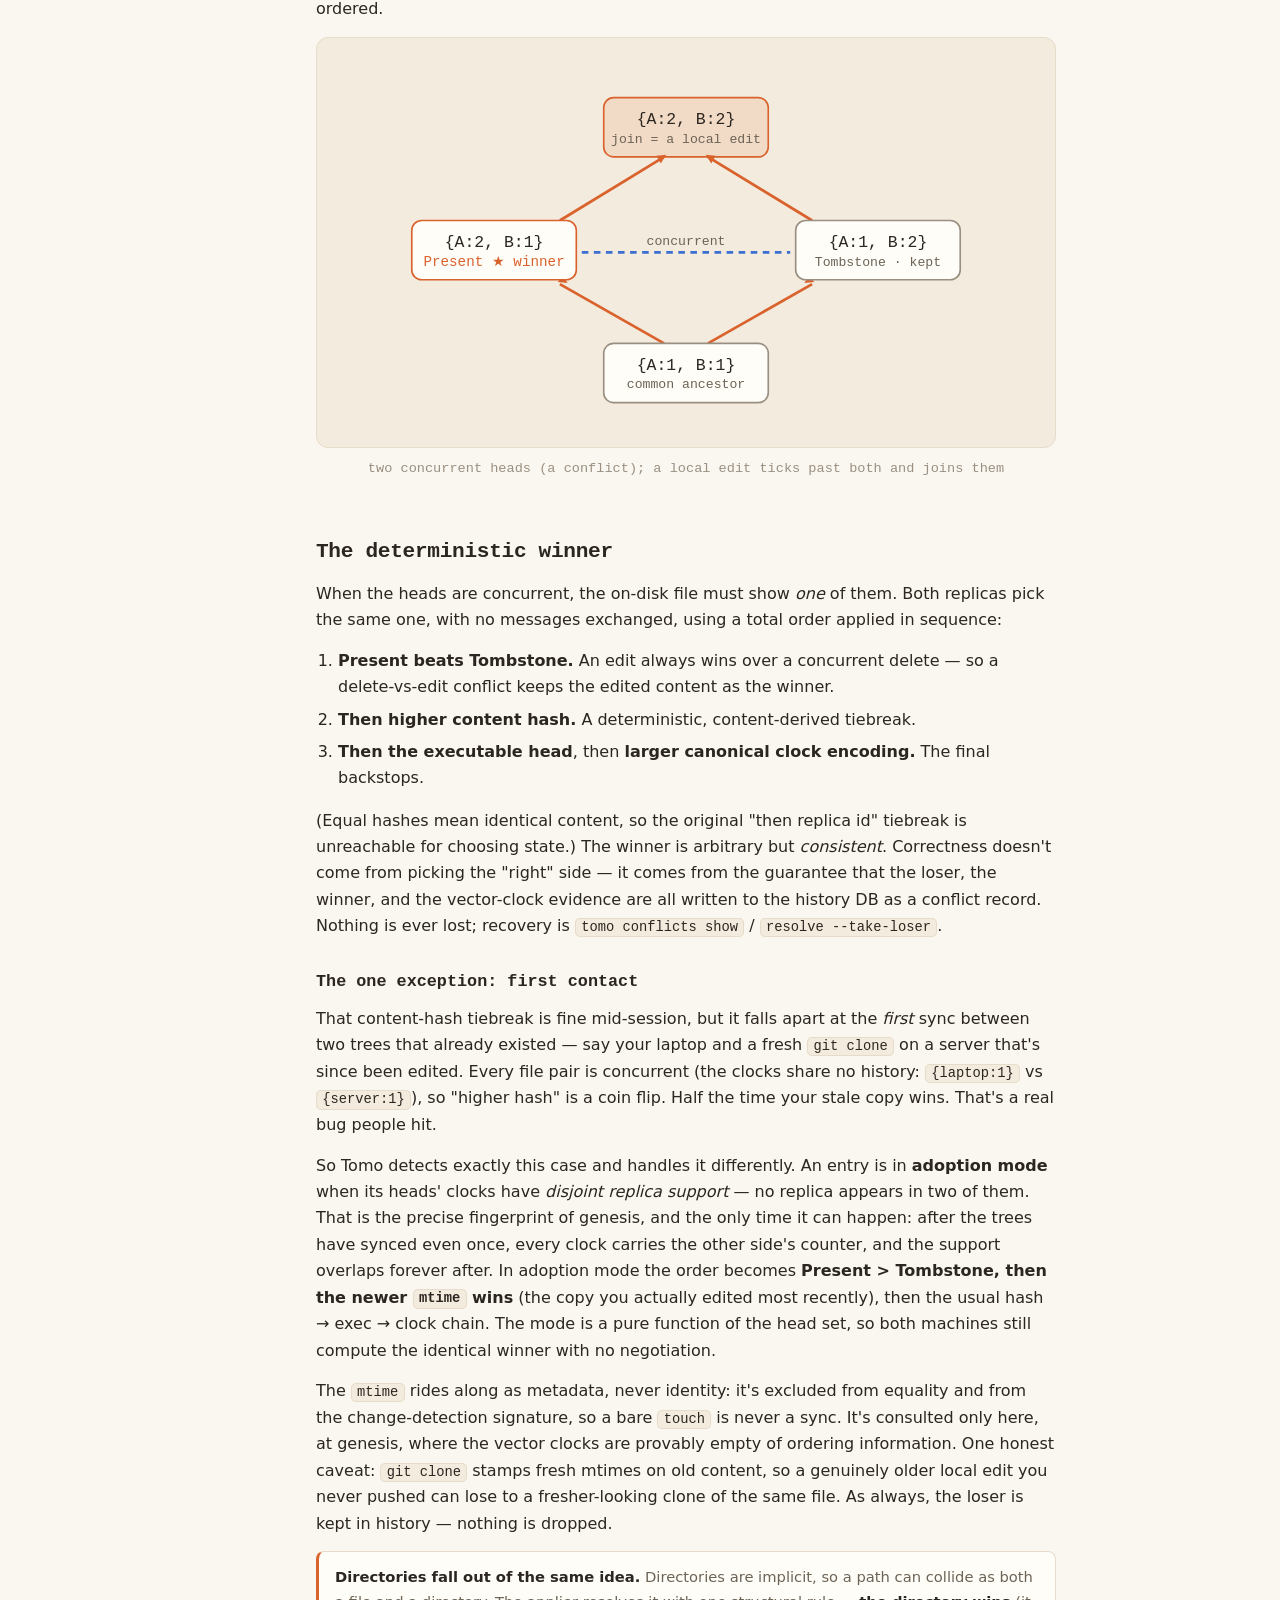
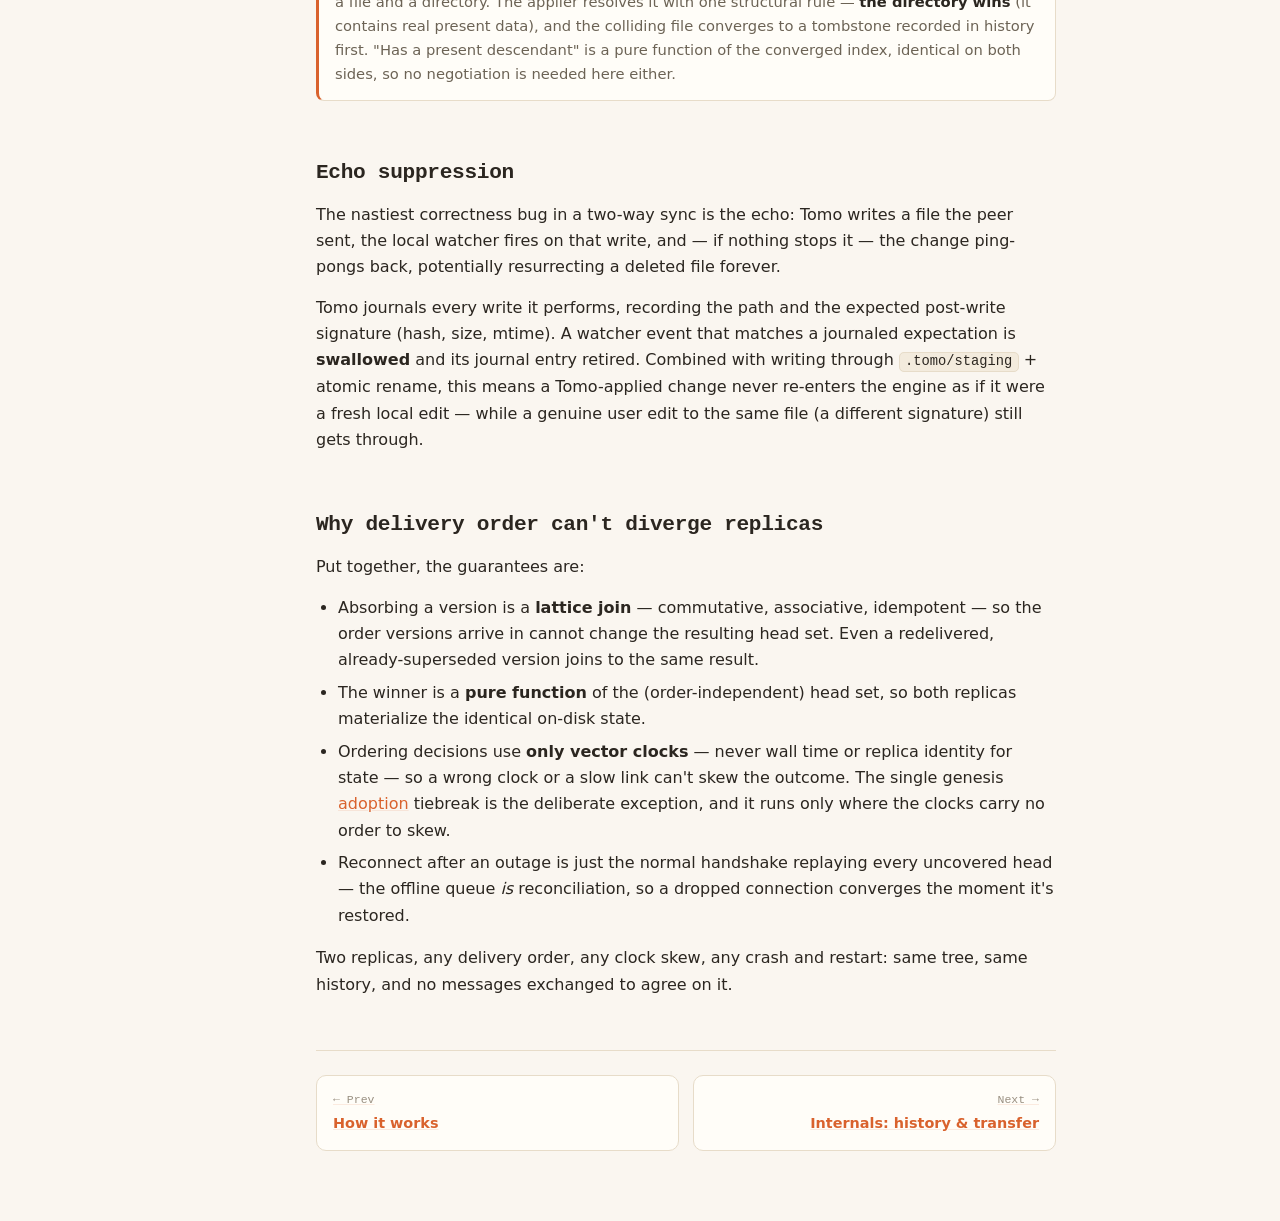
<file: site/docs/internals-engine.html>
<!doctype html>
<html lang="en">
<head>
<meta charset="utf-8">
<meta name="viewport" content="width=device-width, initial-scale=1">
<title>Internals: the engine — Tomo docs</title>
<meta name="description" content="Tomo's pure sync engine: the state-machine contract, vector clocks, multi-value registers and lattice joins, deterministic conflict winners, and echo suppression.">
<link rel="icon" href="data:image/svg+xml,%3Csvg%20xmlns='http://www.w3.org/2000/svg'%20viewBox='0%200%2064%2064'%3E%3Crect%20width='64'%20height='64'%20rx='14'%20fill='%23faf6f0'/%3E%3Cg%20fill='none'%20stroke='%23d9622d'%20stroke-width='5'%20stroke-linecap='round'%20stroke-linejoin='round'%3E%3Cpath%20d='M17%2021H43'/%3E%3Cpath%20d='M36%2013Q30%2034%2012%2055'/%3E%3Cpath%20d='M24%2034H47'/%3E%3Cpath%20d='M32%2034Q42%2047%2053%2055'/%3E%3C/g%3E%3C/svg%3E">
<link rel="stylesheet" href="docs.css">
</head>
<body>

<div class="topbar">
  <div style="display:flex;align-items:center;gap:12px">
    <button class="menu-btn" aria-label="Toggle navigation">Menu</button>
    <a class="brand" href="../index.html">
      <svg class="mark" width="20" height="20" viewBox="0 0 64 64" role="img" aria-label="tomo mark" fill="none" stroke="currentColor" stroke-width="5" stroke-linecap="round" stroke-linejoin="round"><path d="M17 21H43"/><path d="M36 13Q30 34 12 55"/><path d="M24 34H47"/><path d="M32 34Q42 47 53 55"/></svg>
      <span>tomo docs</span>
    </a>
  </div>
  <div class="top-right">
    <a href="../index.html">home</a>
    <a href="https://github.com/jakequist/tomo">github</a>
  </div>
</div>
<div class="backdrop"></div>

<div class="layout">
  <aside class="sidebar">
    <div class="sb-group">Get started</div>
    <a href="index.html">Getting started</a>
    <a href="examples.html">Examples</a>
    <a href="interface.html">The interface</a>
    <div class="sb-group">Reference</div>
    <a href="commands.html">Command reference</a>
    <a href="configuration.html">Configuration</a>
    <a href="benchmarks.html">Benchmarks</a>
    <div class="sb-group">Under the hood</div>
    <a href="how-it-works.html">How it works</a>
    <a href="internals-engine.html" class="active">Internals: the engine</a>
    <a href="internals-history.html">Internals: history &amp; transfer</a>
    <div class="sb-group">Compared</div>
    <a href="compared.html">Similar projects</a>
  </aside>

  <main class="content">
    <nav class="crumb"><a href="../index.html">Home</a><span class="sep">/</span>Docs<span class="sep">/</span>Internals: the engine</nav>

    <h1>Internals: the engine</h1>
    <p class="subtitle">The core of Tomo is a state machine with no I/O: no disk, no clock, no network. That's what lets two machines converge without negotiating, and what makes it testable with property tests.</p>

    <h2 id="contract">The state-machine contract <a class="anchor" href="#contract">#</a></h2>
    <p>The <code>tomo-engine</code> crate is one pure function:</p>
    <div class="code"><pre>(index, event)  →  (index′, actions)</pre></div>
    <p>No I/O. No threads. No wall-clock reads. Feed it an event — a local file change, an incoming change from the peer, a tick — and it returns the next index and a list of <b>actions</b> for the adapters to execute: ship this change, apply that one, record a version, note a conflict. The platform watchers, the SSH transport, and the SQLite history store are thin adapters that turn the messy outside world into events and carry out the actions.</p>
    <p>Because it's pure, the entire correctness surface can be driven by property tests: generate simulated event storms and deterministic time, replay them in every order, and assert the invariants hold. No sleeps, no flakiness — the engine either converges or it doesn't, deterministically.</p>

    <h2 id="clocks">Vector clocks, never wall time <a class="anchor" href="#clocks">#</a></h2>
    <p>Every replica has a stable id, generated at <code>tomo init</code> and stored in <code>.tomo/</code>. Each version of a file carries a <b>vector clock</b> — a map from replica id to a counter. Comparing two clocks yields exactly one of three answers:</p>
    <div class="table-wrap"><table>
      <thead><tr><th>Comparison</th><th>Meaning</th><th>Engine's response</th></tr></thead>
      <tbody>
        <tr><td>A happens-before B</td><td>B is strictly newer</td><td>fast-forward: apply B</td></tr>
        <tr><td>A equals B</td><td>same version</td><td>no-op</td></tr>
        <tr><td>A concurrent with B</td><td>neither saw the other</td><td><b>conflict</b> — resolve deterministically</td></tr>
      </tbody>
    </table></div>
    <p>Wall-clock time is recorded for human display (<code>tomo log</code>'s timestamps) and never orders anything the clocks can decide. A peer whose clock is three years wrong syncs correctly, because causality lives entirely in the vector clocks. The lone exception is the genesis <a href="#adoption">adoption</a> tiebreak below — and it fires only when the vector clocks are provably empty of ordering information, so there's nothing for a wrong wall clock to corrupt.</p>

    <h2 id="heads">Multi-value registers and the lattice join <a class="anchor" href="#heads">#</a></h2>
    <p>Here's the subtle part. A naïve design stores one version per path and merges on conflict — and it <em>provably diverges</em> when a superseded intermediate version is redelivered out of order. Tomo instead models each path's index entry as a <b>multi-value register</b>: the set of concurrent causal heads (Dynamo-sibling style), bounded by the replica count.</p>
    <p>Absorbing a version is a <b>join-semilattice operation</b>: drop any head the new version dominates, add the new one if nothing dominates it. Because a join is commutative, associative, and idempotent, replicas converge under <em>arbitrary</em> delivery order — including redelivery of old versions. A local edit collapses the head set: its clock is the merge of <em>all</em> current heads plus a tick, which keeps each replica's per-path version stream totally ordered.</p>

    <div class="diagram">
      <svg viewBox="0 0 640 340" role="img" aria-label="A lattice: a common ancestor clock at the bottom, two concurrent heads in the middle that neither dominates, and their join at the top formed by a local edit.">
        <!-- edges (drawn first, under nodes) -->
        <path class="flow" d="M300 262 L205 208"/><path class="fill-accent" d="M203 206 l9 1 l-4 -7 z"/>
        <path class="flow" d="M340 262 L435 208"/><path class="fill-accent" d="M437 206 l-9 1 l4 -7 z"/>
        <path class="flow" d="M205 150 L300 92"/><path class="fill-accent" d="M302 90 l-9 1 l4 7 z"/>
        <path class="flow" d="M435 150 L340 92"/><path class="fill-accent" d="M338 90 l9 1 l-4 7 z"/>
        <!-- concurrency marker -->
        <path class="flow2" d="M225 179 L415 179"/>
        <text class="lbl-sm" x="320" y="172" text-anchor="middle">concurrent</text>

        <!-- bottom: common ancestor -->
        <rect class="node2" x="245" y="262" width="150" height="54" rx="9"/>
        <text class="lbl" x="320" y="286" text-anchor="middle">{A:1, B:1}</text>
        <text class="lbl-sm" x="320" y="303" text-anchor="middle">common ancestor</text>

        <!-- left head (winner) -->
        <rect class="node" x="70" y="150" width="150" height="54" rx="9"/>
        <text class="lbl" x="145" y="174" text-anchor="middle">{A:2, B:1}</text>
        <text class="lbl-accent" x="145" y="191" text-anchor="middle">Present ★ winner</text>

        <!-- right head (loser) -->
        <rect class="node2" x="420" y="150" width="150" height="54" rx="9"/>
        <text class="lbl" x="495" y="174" text-anchor="middle">{A:1, B:2}</text>
        <text class="lbl-sm" x="495" y="191" text-anchor="middle">Tombstone · kept</text>

        <!-- top: join -->
        <rect class="store" x="245" y="38" width="150" height="54" rx="9"/>
        <text class="lbl" x="320" y="62" text-anchor="middle">{A:2, B:2}</text>
        <text class="lbl-sm" x="320" y="79" text-anchor="middle">join = a local edit</text>
      </svg>
    </div>
    <p class="figcaption">two concurrent heads (a conflict); a local edit ticks past both and joins them</p>

    <h2 id="winner">The deterministic winner <a class="anchor" href="#winner">#</a></h2>
    <p>When the heads are concurrent, the on-disk file must show <em>one</em> of them. Both replicas pick the same one, with no messages exchanged, using a total order applied in sequence:</p>
    <ol>
      <li><b>Present beats Tombstone.</b> An edit always wins over a concurrent delete — so a delete-vs-edit conflict keeps the edited content as the winner.</li>
      <li><b>Then higher content hash.</b> A deterministic, content-derived tiebreak.</li>
      <li><b>Then the executable head</b>, then <b>larger canonical clock encoding.</b> The final backstops.</li>
    </ol>
    <p>(Equal hashes mean identical content, so the original "then replica id" tiebreak is unreachable for choosing state.) The winner is arbitrary but <em>consistent</em>. Correctness doesn't come from picking the "right" side — it comes from the guarantee that the loser, the winner, and the vector-clock evidence are all written to the history DB as a conflict record. Nothing is ever lost; recovery is <code>tomo conflicts show</code> / <code>resolve --take-loser</code>.</p>

    <h3 id="adoption">The one exception: first contact</h3>
    <p>That content-hash tiebreak is fine mid-session, but it falls apart at the <em>first</em> sync between two trees that already existed — say your laptop and a fresh <code>git clone</code> on a server that's since been edited. Every file pair is concurrent (the clocks share no history: <code>{laptop:1}</code> vs <code>{server:1}</code>), so "higher hash" is a coin flip. Half the time your stale copy wins. That's a real bug people hit.</p>
    <p>So Tomo detects exactly this case and handles it differently. An entry is in <b>adoption mode</b> when its heads' clocks have <em>disjoint replica support</em> — no replica appears in two of them. That is the precise fingerprint of genesis, and the only time it can happen: after the trees have synced even once, every clock carries the other side's counter, and the support overlaps forever after. In adoption mode the order becomes <b>Present &gt; Tombstone, then the newer <code>mtime</code> wins</b> (the copy you actually edited most recently), then the usual hash → exec → clock chain. The mode is a pure function of the head set, so both machines still compute the identical winner with no negotiation.</p>
    <p>The <code>mtime</code> rides along as metadata, never identity: it's excluded from equality and from the change-detection signature, so a bare <code>touch</code> is never a sync. It's consulted only here, at genesis, where the vector clocks are provably empty of ordering information. One honest caveat: <code>git clone</code> stamps fresh mtimes on old content, so a genuinely older local edit you never pushed can lose to a fresher-looking clone of the same file. As always, the loser is kept in history — nothing is dropped.</p>
    <div class="note"><b>Directories fall out of the same idea.</b> Directories are implicit, so a path can collide as both a file and a directory. The applier resolves it with one structural rule — <b>the directory wins</b> (it contains real present data), and the colliding file converges to a tombstone recorded in history first. "Has a present descendant" is a pure function of the converged index, identical on both sides, so no negotiation is needed here either.</div>

    <h2 id="echo">Echo suppression <a class="anchor" href="#echo">#</a></h2>
    <p>The nastiest correctness bug in a two-way sync is the echo: Tomo writes a file the peer sent, the local watcher fires on that write, and — if nothing stops it — the change ping-pongs back, potentially resurrecting a deleted file forever.</p>
    <p>Tomo journals every write it performs, recording the path and the expected post-write signature (hash, size, mtime). A watcher event that matches a journaled expectation is <b>swallowed</b> and its journal entry retired. Combined with writing through <code>.tomo/staging</code> + atomic rename, this means a Tomo-applied change never re-enters the engine as if it were a fresh local edit — while a genuine user edit to the same file (a different signature) still gets through.</p>

    <h2 id="convergence">Why delivery order can't diverge replicas <a class="anchor" href="#convergence">#</a></h2>
    <p>Put together, the guarantees are:</p>
    <ul>
      <li>Absorbing a version is a <b>lattice join</b> — commutative, associative, idempotent — so the order versions arrive in cannot change the resulting head set. Even a redelivered, already-superseded version joins to the same result.</li>
      <li>The winner is a <b>pure function</b> of the (order-independent) head set, so both replicas materialize the identical on-disk state.</li>
      <li>Ordering decisions use <b>only vector clocks</b> — never wall time or replica identity for state — so a wrong clock or a slow link can't skew the outcome. The single genesis <a href="#adoption">adoption</a> tiebreak is the deliberate exception, and it runs only where the clocks carry no order to skew.</li>
      <li>Reconnect after an outage is just the normal handshake replaying every uncovered head — the offline queue <em>is</em> reconciliation, so a dropped connection converges the moment it's restored.</li>
    </ul>
    <p>Two replicas, any delivery order, any clock skew, any crash and restart: same tree, same history, and no messages exchanged to agree on it.</p>

    <div class="pagenav">
      <a class="prev" href="how-it-works.html"><span class="dir">← Prev</span><span class="ttl">How it works</span></a>
      <a class="next" href="internals-history.html"><span class="dir">Next →</span><span class="ttl">Internals: history &amp; transfer</span></a>
    </div>
  </main>
</div>

<script src="docs.js"></script>
</body>
</html>
</file>
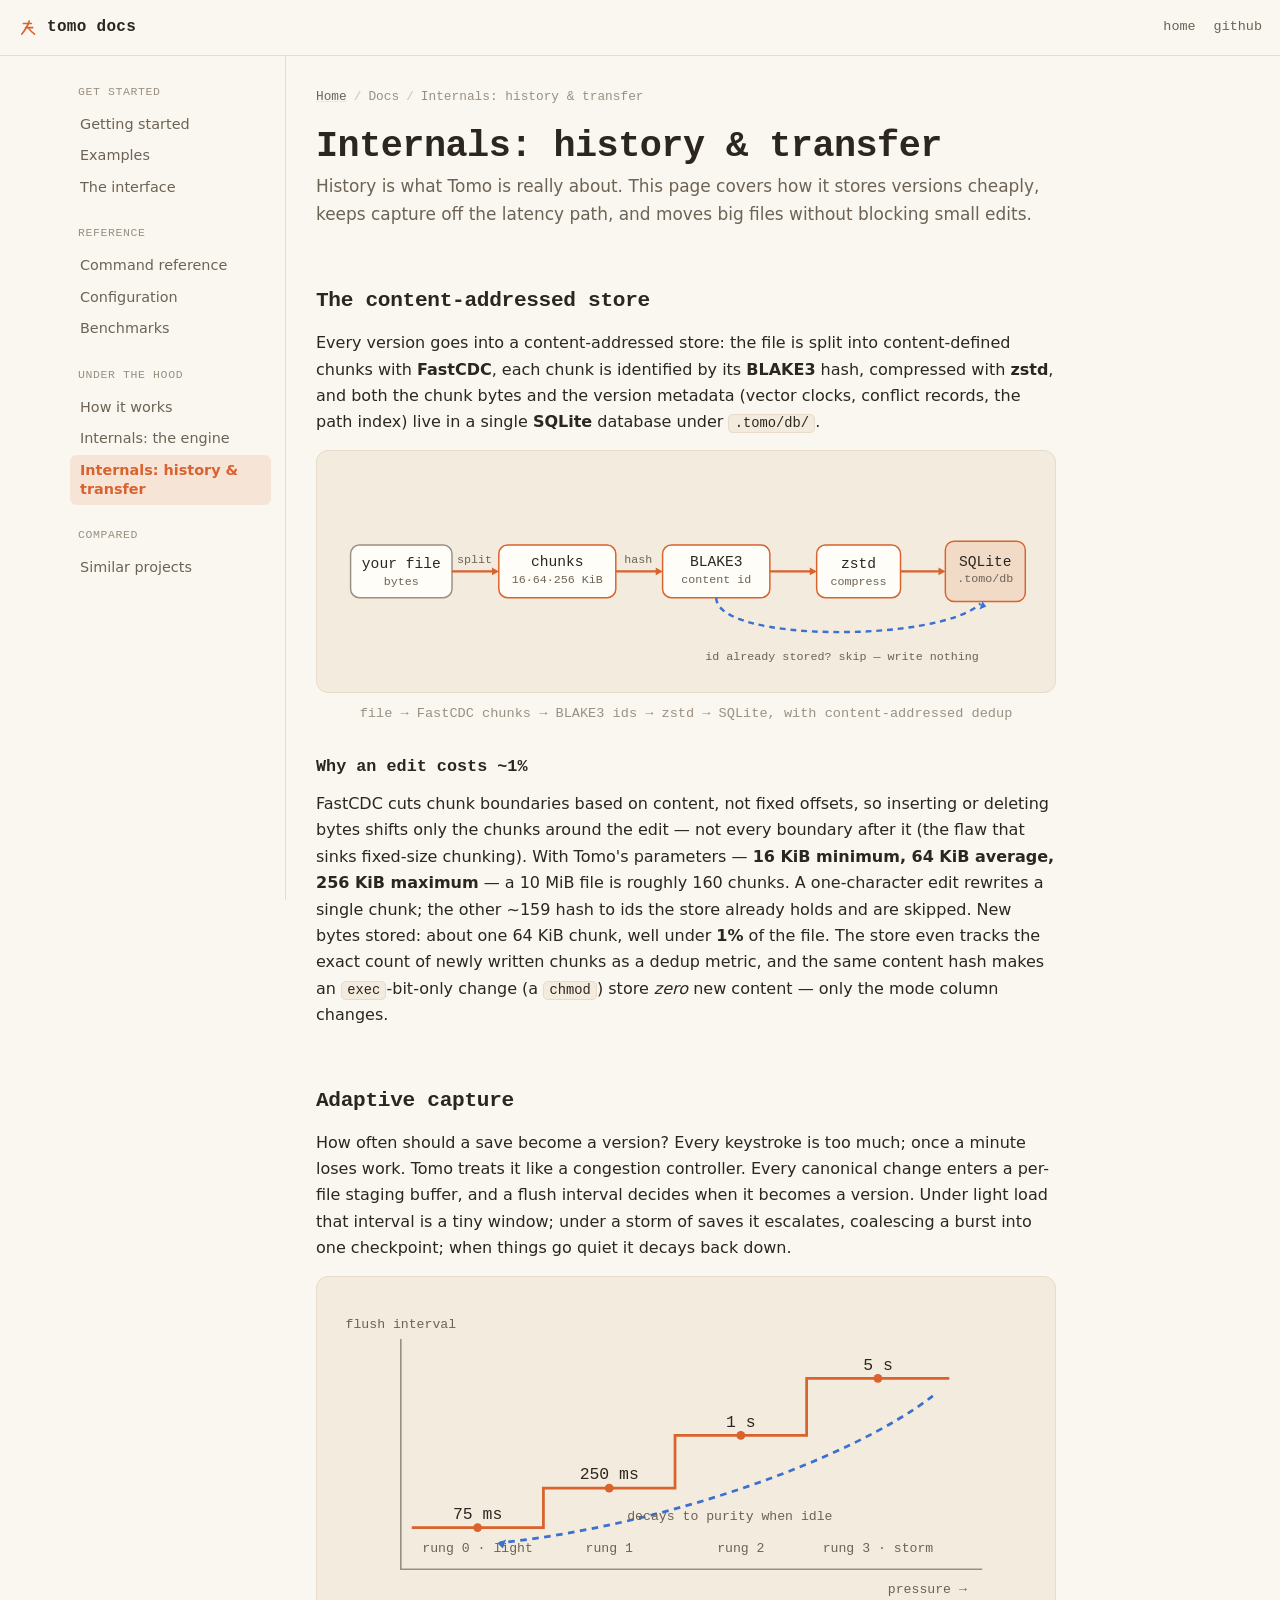
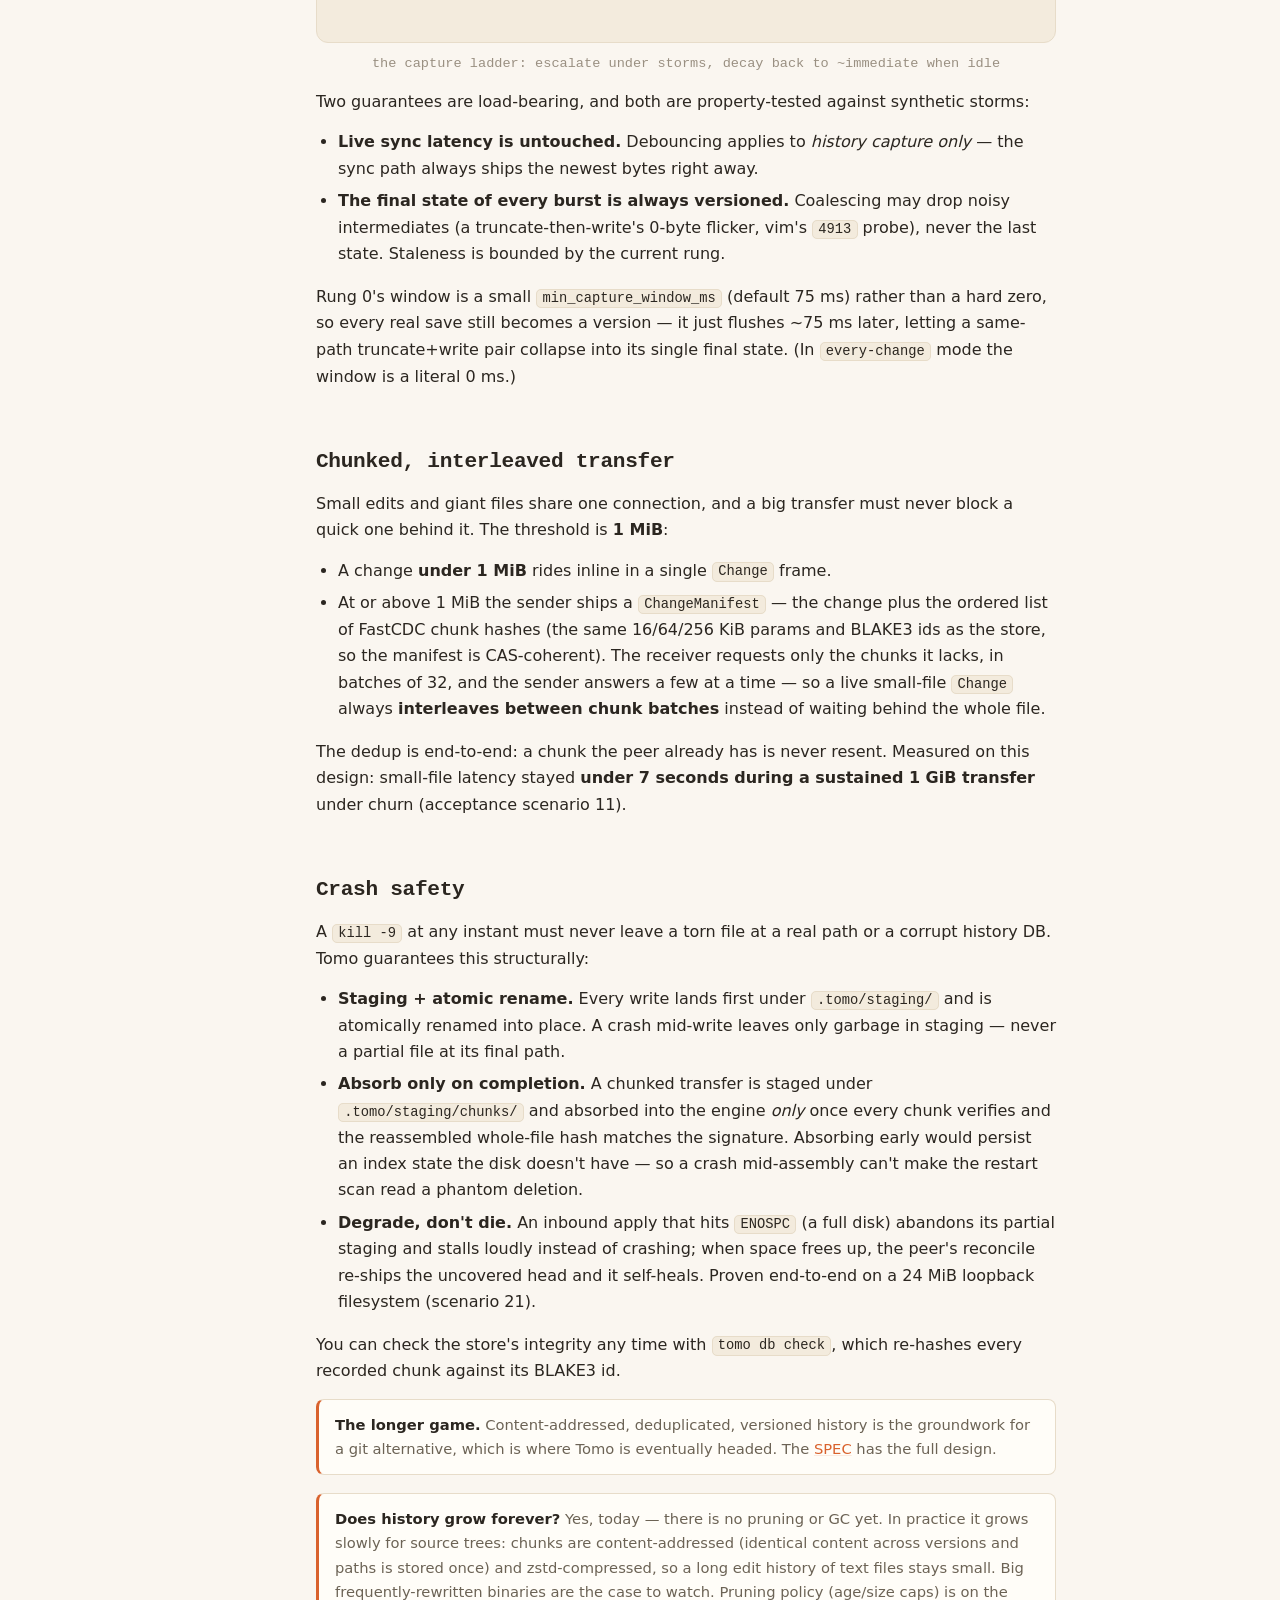
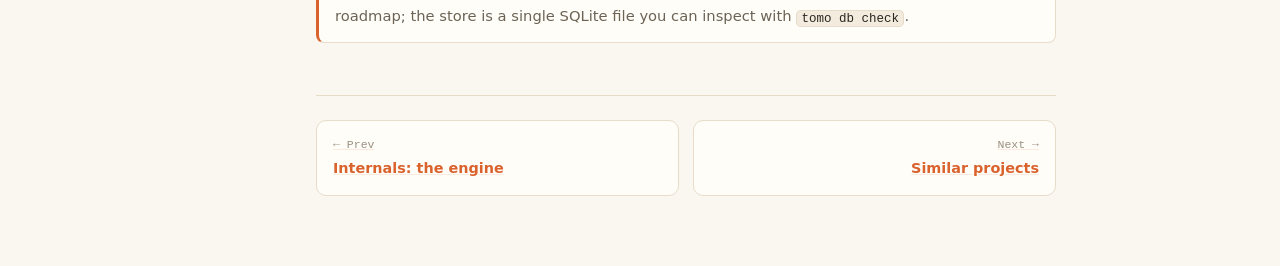
<file: site/docs/internals-history.html>
<!doctype html>
<html lang="en">
<head>
<meta charset="utf-8">
<meta name="viewport" content="width=device-width, initial-scale=1">
<title>Internals: history &amp; transfer — Tomo docs</title>
<meta name="description" content="Tomo's content-addressed history store (FastCDC + BLAKE3 + zstd + SQLite), adaptive capture ladder, chunked interleaved transfer, and crash-safety staging.">
<link rel="icon" href="data:image/svg+xml,%3Csvg%20xmlns='http://www.w3.org/2000/svg'%20viewBox='0%200%2064%2064'%3E%3Crect%20width='64'%20height='64'%20rx='14'%20fill='%23faf6f0'/%3E%3Cg%20fill='none'%20stroke='%23d9622d'%20stroke-width='5'%20stroke-linecap='round'%20stroke-linejoin='round'%3E%3Cpath%20d='M17%2021H43'/%3E%3Cpath%20d='M36%2013Q30%2034%2012%2055'/%3E%3Cpath%20d='M24%2034H47'/%3E%3Cpath%20d='M32%2034Q42%2047%2053%2055'/%3E%3C/g%3E%3C/svg%3E">
<link rel="stylesheet" href="docs.css">
</head>
<body>

<div class="topbar">
  <div style="display:flex;align-items:center;gap:12px">
    <button class="menu-btn" aria-label="Toggle navigation">Menu</button>
    <a class="brand" href="../index.html">
      <svg class="mark" width="20" height="20" viewBox="0 0 64 64" role="img" aria-label="tomo mark" fill="none" stroke="currentColor" stroke-width="5" stroke-linecap="round" stroke-linejoin="round"><path d="M17 21H43"/><path d="M36 13Q30 34 12 55"/><path d="M24 34H47"/><path d="M32 34Q42 47 53 55"/></svg>
      <span>tomo docs</span>
    </a>
  </div>
  <div class="top-right">
    <a href="../index.html">home</a>
    <a href="https://github.com/jakequist/tomo">github</a>
  </div>
</div>
<div class="backdrop"></div>

<div class="layout">
  <aside class="sidebar">
    <div class="sb-group">Get started</div>
    <a href="index.html">Getting started</a>
    <a href="examples.html">Examples</a>
    <a href="interface.html">The interface</a>
    <div class="sb-group">Reference</div>
    <a href="commands.html">Command reference</a>
    <a href="configuration.html">Configuration</a>
    <a href="benchmarks.html">Benchmarks</a>
    <div class="sb-group">Under the hood</div>
    <a href="how-it-works.html">How it works</a>
    <a href="internals-engine.html">Internals: the engine</a>
    <a href="internals-history.html" class="active">Internals: history &amp; transfer</a>
    <div class="sb-group">Compared</div>
    <a href="compared.html">Similar projects</a>
  </aside>

  <main class="content">
    <nav class="crumb"><a href="../index.html">Home</a><span class="sep">/</span>Docs<span class="sep">/</span>Internals: history &amp; transfer</nav>

    <h1>Internals: history &amp; transfer</h1>
    <p class="subtitle">History is what Tomo is really about. This page covers how it stores versions cheaply, keeps capture off the latency path, and moves big files without blocking small edits.</p>

    <h2 id="store">The content-addressed store <a class="anchor" href="#store">#</a></h2>
    <p>Every version goes into a content-addressed store: the file is split into content-defined chunks with <b>FastCDC</b>, each chunk is identified by its <b>BLAKE3</b> hash, compressed with <b>zstd</b>, and both the chunk bytes and the version metadata (vector clocks, conflict records, the path index) live in a single <b>SQLite</b> database under <code>.tomo/db/</code>.</p>

    <div class="diagram">
      <svg viewBox="0 0 720 210" role="img" aria-label="Pipeline: a file is split by FastCDC into chunks, each hashed by BLAKE3, compressed by zstd, and stored in SQLite; chunks whose hash already exists are skipped.">
        <!-- nodes -->
        <rect class="node2" x="16" y="78" width="104" height="54" rx="9"/>
        <text class="lbl" x="68" y="102" text-anchor="middle">your file</text>
        <text class="lbl-sm" x="68" y="119" text-anchor="middle">bytes</text>

        <rect class="node" x="168" y="78" width="120" height="54" rx="9"/>
        <text class="lbl" x="228" y="100" text-anchor="middle">chunks</text>
        <text class="lbl-sm" x="228" y="117" text-anchor="middle">16·64·256 KiB</text>

        <rect class="node" x="336" y="78" width="110" height="54" rx="9"/>
        <text class="lbl" x="391" y="100" text-anchor="middle">BLAKE3</text>
        <text class="lbl-sm" x="391" y="117" text-anchor="middle">content id</text>

        <rect class="node" x="494" y="78" width="86" height="54" rx="9"/>
        <text class="lbl" x="537" y="102" text-anchor="middle">zstd</text>
        <text class="lbl-sm" x="537" y="119" text-anchor="middle">compress</text>

        <rect class="store" x="626" y="74" width="82" height="62" rx="9"/>
        <text class="lbl" x="667" y="99" text-anchor="middle">SQLite</text>
        <text class="lbl-sm" x="667" y="116" text-anchor="middle">.tomo/db</text>

        <!-- arrows -->
        <path class="flow" d="M120 105 L166 105"/><path class="fill-accent" d="M168 105 l-7 -4 v8 z"/>
        <text class="lbl-sm" x="143" y="96" text-anchor="middle">split</text>
        <path class="flow" d="M288 105 L334 105"/><path class="fill-accent" d="M336 105 l-7 -4 v8 z"/>
        <text class="lbl-sm" x="311" y="96" text-anchor="middle">hash</text>
        <path class="flow" d="M446 105 L492 105"/><path class="fill-accent" d="M494 105 l-7 -4 v8 z"/>
        <path class="flow" d="M580 105 L624 105"/><path class="fill-accent" d="M626 105 l-7 -4 v8 z"/>

        <!-- dedup bypass -->
        <path class="flow2" d="M391 132 C 391 178, 620 178, 662 138"/>
        <path class="fill-blue" d="M664 136 l-3 8 l7 -3 z"/>
        <text class="lbl-sm" x="520" y="196" text-anchor="middle">id already stored? skip — write nothing</text>
      </svg>
    </div>
    <p class="figcaption">file → FastCDC chunks → BLAKE3 ids → zstd → SQLite, with content-addressed dedup</p>

    <h3 id="dedup">Why an edit costs ~1% <a class="anchor" href="#dedup">#</a></h3>
    <p>FastCDC cuts chunk boundaries based on content, not fixed offsets, so inserting or deleting bytes shifts only the chunks around the edit — not every boundary after it (the flaw that sinks fixed-size chunking). With Tomo's parameters — <b>16 KiB minimum, 64 KiB average, 256 KiB maximum</b> — a 10 MiB file is roughly 160 chunks. A one-character edit rewrites a single chunk; the other ~159 hash to ids the store already holds and are skipped. New bytes stored: about one 64 KiB chunk, well under <b>1%</b> of the file. The store even tracks the exact count of newly written chunks as a dedup metric, and the same content hash makes an <code>exec</code>-bit-only change (a <code>chmod</code>) store <em>zero</em> new content — only the mode column changes.</p>

    <h2 id="capture">Adaptive capture <a class="anchor" href="#capture">#</a></h2>
    <p>How often should a save become a version? Every keystroke is too much; once a minute loses work. Tomo treats it like a congestion controller. Every canonical change enters a per-file staging buffer, and a flush interval decides when it becomes a version. Under light load that interval is a tiny window; under a storm of saves it escalates, coalescing a burst into one checkpoint; when things go quiet it decays back down.</p>

    <div class="diagram">
      <svg viewBox="0 0 640 300" role="img" aria-label="A staircase: the flush interval climbs from 75 milliseconds to 250 milliseconds to 1 second to 5 seconds as load rises, and decays back down when idle.">
        <!-- axes -->
        <path class="dim" d="M60 40 L60 250 L590 250"/>
        <text class="lbl-sm" x="60" y="30" text-anchor="middle">flush interval</text>
        <text class="lbl-sm" x="540" y="272" text-anchor="middle">pressure →</text>

        <!-- staircase -->
        <path class="flow" d="M70 212 L190 212 L190 176 L310 176 L310 128 L430 128 L430 76 L560 76"/>

        <!-- rung markers -->
        <circle class="fill-accent" cx="130" cy="212" r="4"/>
        <text class="lbl" x="130" y="204" text-anchor="middle">75 ms</text>
        <text class="lbl-sm" x="130" y="234" text-anchor="middle">rung 0 · light</text>

        <circle class="fill-accent" cx="250" cy="176" r="4"/>
        <text class="lbl" x="250" y="168" text-anchor="middle">250 ms</text>
        <text class="lbl-sm" x="250" y="234" text-anchor="middle">rung 1</text>

        <circle class="fill-accent" cx="370" cy="128" r="4"/>
        <text class="lbl" x="370" y="120" text-anchor="middle">1 s</text>
        <text class="lbl-sm" x="370" y="234" text-anchor="middle">rung 2</text>

        <circle class="fill-accent" cx="495" cy="76" r="4"/>
        <text class="lbl" x="495" y="68" text-anchor="middle">5 s</text>
        <text class="lbl-sm" x="495" y="234" text-anchor="middle">rung 3 · storm</text>

        <!-- decay arrow -->
        <path class="flow2" d="M545 92 C 470 150, 300 210, 150 226"/>
        <path class="fill-blue" d="M148 226 l8 -3 l-3 8 z"/>
        <text class="lbl-sm" x="360" y="205" text-anchor="middle">decays to purity when idle</text>
      </svg>
    </div>
    <p class="figcaption">the capture ladder: escalate under storms, decay back to ~immediate when idle</p>

    <p>Two guarantees are load-bearing, and both are property-tested against synthetic storms:</p>
    <ul>
      <li><b>Live sync latency is untouched.</b> Debouncing applies to <em>history capture only</em> — the sync path always ships the newest bytes right away.</li>
      <li><b>The final state of every burst is always versioned.</b> Coalescing may drop noisy intermediates (a truncate-then-write's 0-byte flicker, vim's <code>4913</code> probe), never the last state. Staleness is bounded by the current rung.</li>
    </ul>
    <p>Rung 0's window is a small <code>min_capture_window_ms</code> (default 75 ms) rather than a hard zero, so every real save still becomes a version — it just flushes ~75 ms later, letting a same-path truncate+write pair collapse into its single final state. (In <code>every-change</code> mode the window is a literal 0 ms.)</p>

    <h2 id="transfer">Chunked, interleaved transfer <a class="anchor" href="#transfer">#</a></h2>
    <p>Small edits and giant files share one connection, and a big transfer must never block a quick one behind it. The threshold is <b>1 MiB</b>:</p>
    <ul>
      <li>A change <b>under 1 MiB</b> rides inline in a single <code>Change</code> frame.</li>
      <li>At or above 1 MiB the sender ships a <code>ChangeManifest</code> — the change plus the ordered list of FastCDC chunk hashes (the same 16/64/256 KiB params and BLAKE3 ids as the store, so the manifest is CAS-coherent). The receiver requests only the chunks it lacks, in batches of 32, and the sender answers a few at a time — so a live small-file <code>Change</code> always <b>interleaves between chunk batches</b> instead of waiting behind the whole file.</li>
    </ul>
    <p>The dedup is end-to-end: a chunk the peer already has is never resent. Measured on this design: small-file latency stayed <b>under 7 seconds during a sustained 1 GiB transfer</b> under churn (acceptance scenario 11).</p>

    <h2 id="crash">Crash safety <a class="anchor" href="#crash">#</a></h2>
    <p>A <code>kill -9</code> at any instant must never leave a torn file at a real path or a corrupt history DB. Tomo guarantees this structurally:</p>
    <ul>
      <li><b>Staging + atomic rename.</b> Every write lands first under <code>.tomo/staging/</code> and is atomically renamed into place. A crash mid-write leaves only garbage in staging — never a partial file at its final path.</li>
      <li><b>Absorb only on completion.</b> A chunked transfer is staged under <code>.tomo/staging/chunks/</code> and absorbed into the engine <em>only</em> once every chunk verifies and the reassembled whole-file hash matches the signature. Absorbing early would persist an index state the disk doesn't have — so a crash mid-assembly can't make the restart scan read a phantom deletion.</li>
      <li><b>Degrade, don't die.</b> An inbound apply that hits <code>ENOSPC</code> (a full disk) abandons its partial staging and stalls loudly instead of crashing; when space frees up, the peer's reconcile re-ships the uncovered head and it self-heals. Proven end-to-end on a 24 MiB loopback filesystem (scenario 21).</li>
    </ul>
    <p>You can check the store's integrity any time with <code>tomo db check</code>, which re-hashes every recorded chunk against its BLAKE3 id.</p>

    <div class="note"><b>The longer game.</b> Content-addressed, deduplicated, versioned history is the groundwork for a git alternative, which is where Tomo is eventually headed. The <a href="https://github.com/jakequist/tomo/blob/main/docs/SPEC.md">SPEC</a> has the full design.</div>

        <div class="note"><b>Does history grow forever?</b> Yes, today — there is no pruning or GC yet. In practice it grows slowly for source trees: chunks are content-addressed (identical content across versions and paths is stored once) and zstd-compressed, so a long edit history of text files stays small. Big frequently-rewritten binaries are the case to watch. Pruning policy (age/size caps) is on the roadmap; the store is a single SQLite file you can inspect with <code>tomo db check</code>.</div>

<div class="pagenav">
      <a class="prev" href="internals-engine.html"><span class="dir">← Prev</span><span class="ttl">Internals: the engine</span></a>
      <a class="next" href="compared.html"><span class="dir">Next →</span><span class="ttl">Similar projects</span></a>
    </div>
  </main>
</div>

<script src="docs.js"></script>
</body>
</html>
</file>
<file: site/docs/docs.css>
/* Tomo docs — shared styles. Warm light illustrated identity, matching the
   home page palette. Self-contained: no external fonts, no CDNs. */
:root{
  --bg:#faf6f0;
  --bg-soft:#f3ebdd;
  --panel:#fffdf8;
  --line:#e7dcc9;
  --fg:#2b2620;
  --fg-dim:#6c6355;
  --fg-faint:#9a9082;
  --accent:#d9622d;
  --accent-2:#e0894a;
  --accent-soft:rgba(217,98,45,.12);
  --blue:#3b6fd1;
  --green:#4f8a3d;
  --term-bg:#241f19;
  --term-bar:#332c23;
  --term-line:#463c2f;
  --term-fg:#efe6d6;
  --term-dim:#b7ab97;
  --term-faint:#8b8069;
  --mono:ui-monospace,"SF Mono","JetBrains Mono","Cascadia Code",Menlo,Consolas,"Liberation Mono",monospace;
  --sans:system-ui,-apple-system,"Segoe UI",Roboto,Helvetica,Arial,sans-serif;
  --sidebar-w:236px;
}
@media (prefers-color-scheme: dark){
  :root{
    --bg:#17140f;--bg-soft:#1f1a13;--panel:#211c15;--line:#352c20;
    --fg:#efe7d8;--fg-dim:#b3a894;--fg-faint:#847a68;
    --accent:#f0894f;--accent-2:#e8a061;--accent-soft:rgba(240,137,79,.16);
    --blue:#7aa2f7;--green:#8ac06f;
    --term-bg:#100d09;--term-bar:#1c1811;--term-line:#2e2619;
    --term-fg:#efe6d6;--term-dim:#b7ab97;--term-faint:#7d735f;
  }
}
*{box-sizing:border-box}
html{scroll-behavior:smooth}
body{
  margin:0;background:var(--bg);color:var(--fg);
  font-family:var(--sans);line-height:1.65;
  -webkit-font-smoothing:antialiased;
}
a{color:var(--accent);text-decoration:none}
a:hover{text-decoration:underline}
code,kbd,pre{font-family:var(--mono)}

.mark{display:inline-block;vertical-align:middle;color:var(--accent);flex:0 0 auto}

/* top bar */
.topbar{position:sticky;top:0;z-index:30;height:56px;display:flex;align-items:center;
  justify-content:space-between;padding:0 18px;border-bottom:1px solid var(--line);
  background:color-mix(in srgb,var(--bg) 92%,transparent);backdrop-filter:blur(8px)}
.topbar .brand{display:flex;align-items:center;gap:9px;font-family:var(--mono);
  font-weight:600;letter-spacing:.3px;color:var(--fg)}
.topbar .brand:hover{text-decoration:none}
.topbar .top-right{display:flex;align-items:center;gap:18px;font-family:var(--mono);font-size:.84rem}
.topbar .top-right a{color:var(--fg-dim)}
.topbar .top-right a:hover{color:var(--accent);text-decoration:none}
.menu-btn{display:none;border:1px solid var(--line);background:var(--panel);color:var(--fg-dim);
  font-family:var(--mono);font-size:.8rem;border-radius:7px;padding:6px 11px;cursor:pointer}

/* layout */
.layout{display:flex;max-width:1180px;margin:0 auto;align-items:flex-start}
.sidebar{width:var(--sidebar-w);flex:0 0 var(--sidebar-w);position:sticky;top:56px;
  align-self:flex-start;height:calc(100vh - 56px);overflow-y:auto;
  padding:26px 14px 40px 20px;border-right:1px solid var(--line)}
.sidebar .sb-group{font-family:var(--mono);font-size:.72rem;text-transform:uppercase;
  letter-spacing:.6px;color:var(--fg-faint);margin:20px 0 8px 8px}
.sidebar .sb-group:first-child{margin-top:0}
.sidebar a{display:block;font-size:.9rem;color:var(--fg-dim);padding:6px 10px;
  border-radius:7px;line-height:1.35}
.sidebar a:hover{background:var(--accent-soft);color:var(--accent);text-decoration:none}
.sidebar a.active{background:var(--accent-soft);color:var(--accent);font-weight:600}

.content{flex:1 1 auto;min-width:0;padding:30px 30px 70px;max-width:800px}

/* breadcrumb */
.crumb{font-family:var(--mono);font-size:.8rem;color:var(--fg-faint);margin:0 0 18px}
.crumb a{color:var(--fg-dim)}
.crumb .sep{opacity:.5;margin:0 7px}

/* typography */
.content h1{font-family:var(--mono);font-size:clamp(1.8rem,4vw,2.3rem);letter-spacing:-.5px;
  margin:0 0 6px;line-height:1.15}
.content .subtitle{color:var(--fg-dim);font-size:1.06rem;margin:0 0 30px}
.content h2{font-family:var(--mono);font-size:1.32rem;letter-spacing:-.3px;margin:44px 0 12px;
  padding-top:10px;scroll-margin-top:70px}
.content h3{font-family:var(--mono);font-size:1.05rem;margin:28px 0 10px;scroll-margin-top:70px}
.content h2 a.anchor,.content h3 a.anchor{color:var(--fg-faint);opacity:0;margin-left:8px;
  font-weight:400;font-size:.8em}
.content h2:hover a.anchor,.content h3:hover a.anchor{opacity:1}
.content p{margin:0 0 14px}
.content ul,.content ol{margin:0 0 16px;padding-left:22px}
.content li{margin:6px 0}
.content strong{color:var(--fg)}
.content a{text-decoration:underline;text-decoration-color:var(--accent-soft)}
.content a:hover{text-decoration-color:var(--accent)}

/* inline code */
.content p code,.content li code,.content td code,.content h3 code{
  background:var(--bg-soft);border:1px solid var(--line);border-radius:5px;
  padding:.08em .38em;font-size:.86em;color:var(--fg);word-break:break-word}

/* code blocks */
.code{position:relative;margin:0 0 18px}
.code pre{background:var(--term-bg);color:var(--term-fg);border:1px solid var(--term-line);
  border-radius:10px;padding:15px 16px;overflow-x:auto;font-size:.83rem;line-height:1.6;margin:0}
.code.cmd pre{padding-right:66px}
.code pre .p{color:var(--accent-2);user-select:none}
.code pre .c{color:var(--term-faint)}
.code pre .o{color:var(--term-dim)}
.code pre .ok{color:#7fd07a}
.code pre .err{color:#e8795f}
.code pre .info{color:#7aa2f7}
.code pre .hl{color:var(--accent-2)}
.copy{position:absolute;top:9px;right:9px;border:1px solid var(--term-line);
  background:var(--term-bar);color:var(--term-dim);font-family:var(--mono);font-size:.72rem;
  border-radius:6px;padding:4px 9px;cursor:pointer;transition:color .15s,border-color .15s}
.copy:hover{color:var(--accent-2);border-color:var(--accent-2)}
.copy.done{color:#7fd07a;border-color:#7fd07a}

/* callouts */
.note,.warn,.tip{border:1px solid var(--line);border-left:3px solid var(--accent);
  border-radius:8px;padding:13px 16px;margin:0 0 18px;background:var(--panel);font-size:.92rem;color:var(--fg-dim)}
.note b,.warn b,.tip b{color:var(--fg)}
.warn{border-left-color:#c9702a}
.tip{border-left-color:var(--green)}
.note code,.warn code,.tip code{background:var(--bg-soft);border:1px solid var(--line);
  border-radius:5px;padding:.05em .35em;font-size:.85em;color:var(--fg)}

/* tables */
.table-wrap{overflow-x:auto;margin:0 0 20px;border:1px solid var(--line);border-radius:10px}
table{border-collapse:collapse;width:100%;font-size:.88rem;min-width:520px}
th,td{text-align:left;padding:10px 14px;border-bottom:1px solid var(--line);vertical-align:top}
th{background:var(--bg-soft);font-family:var(--mono);font-size:.8rem;color:var(--fg);font-weight:600}
tr:last-child td{border-bottom:0}
td code{background:var(--bg-soft);border:1px solid var(--line);border-radius:5px;
  padding:.05em .35em;font-size:.85em;white-space:nowrap}

/* diagrams */
.diagram{background:var(--bg-soft);border:1px solid var(--line);border-radius:12px;
  padding:18px;margin:0 0 10px;overflow-x:auto}
.diagram svg{display:block;height:auto;width:100%;min-width:520px;max-width:760px;margin:0 auto}
.figcaption{text-align:center;color:var(--fg-faint);font-size:.85rem;margin:0 0 24px;font-family:var(--mono)}
/* theme-aware diagram primitives */
.diagram .node{fill:var(--panel);stroke:var(--accent);stroke-width:1.5}
.diagram .node2{fill:var(--panel);stroke:var(--fg-faint);stroke-width:1.5}
.diagram .store{fill:var(--accent-soft);stroke:var(--accent);stroke-width:1.5}
.diagram .machine{fill:none;stroke:var(--line);stroke-width:1.5;stroke-dasharray:5 4}
.diagram .lbl{fill:var(--fg);font-family:var(--mono);font-size:15px}
.diagram .lbl-sm{fill:var(--fg-dim);font-family:var(--mono);font-size:12px}
.diagram .lbl-accent{fill:var(--accent);font-family:var(--mono);font-size:13px}
.diagram .flow{stroke:var(--accent);stroke-width:2.5;fill:none}
.diagram .flow2{stroke:var(--blue);stroke-width:2.5;fill:none;stroke-dasharray:6 5}
.diagram .dim{stroke:var(--fg-faint);stroke-width:1.5;fill:none}
.diagram .fill-accent{fill:var(--accent)}
.diagram .fill-blue{fill:var(--blue)}
.diagram .fill-dim{fill:var(--fg-faint)}

/* command reference blocks */
.cmd-ref{border:1px solid var(--line);border-radius:12px;padding:4px 20px 20px;margin:0 0 26px;background:var(--panel)}
.cmd-ref h3{font-family:var(--mono);margin-top:20px}
.synopsis{font-family:var(--mono);font-size:.85rem;color:var(--fg-dim);background:var(--bg-soft);
  border:1px solid var(--line);border-radius:8px;padding:10px 13px;margin:0 0 14px;overflow-x:auto;white-space:nowrap}
.flags dt{font-family:var(--mono);color:var(--accent);font-size:.85rem;margin-top:10px}
.flags dd{margin:2px 0 0;color:var(--fg-dim);font-size:.9rem}

/* prev/next footer */
.pagenav{display:flex;justify-content:space-between;gap:14px;margin-top:52px;
  padding-top:24px;border-top:1px solid var(--line)}
.pagenav a{flex:1 1 0;border:1px solid var(--line);border-radius:10px;padding:14px 16px;
  background:var(--panel);color:var(--fg-dim);font-size:.9rem;transition:border-color .15s}
.pagenav a:hover{border-color:var(--accent);text-decoration:none}
.pagenav a.next{text-align:right}
.pagenav .dir{font-family:var(--mono);font-size:.72rem;color:var(--fg-faint);display:block;margin-bottom:3px}
.pagenav .ttl{color:var(--accent);font-weight:600}
.pagenav a.spacer{visibility:hidden;border:0;background:none}

/* backdrop for mobile sidebar */
.backdrop{display:none;position:fixed;inset:56px 0 0;background:rgba(20,15,8,.4);z-index:25}

@media(max-width:860px){
  .menu-btn{display:inline-block}
  .sidebar{position:fixed;top:56px;left:0;bottom:0;height:auto;width:280px;max-width:82vw;
    background:var(--bg);z-index:28;transform:translateX(-100%);transition:transform .22s ease;
    box-shadow:0 0 40px rgba(20,15,8,.18)}
  body.nav-open .sidebar{transform:translateX(0)}
  body.nav-open .backdrop{display:block}
  .content{padding:24px 18px 60px;max-width:none}
}
@media (prefers-reduced-motion: reduce){
  html{scroll-behavior:auto}
  .sidebar{transition:none}
}
</file>
